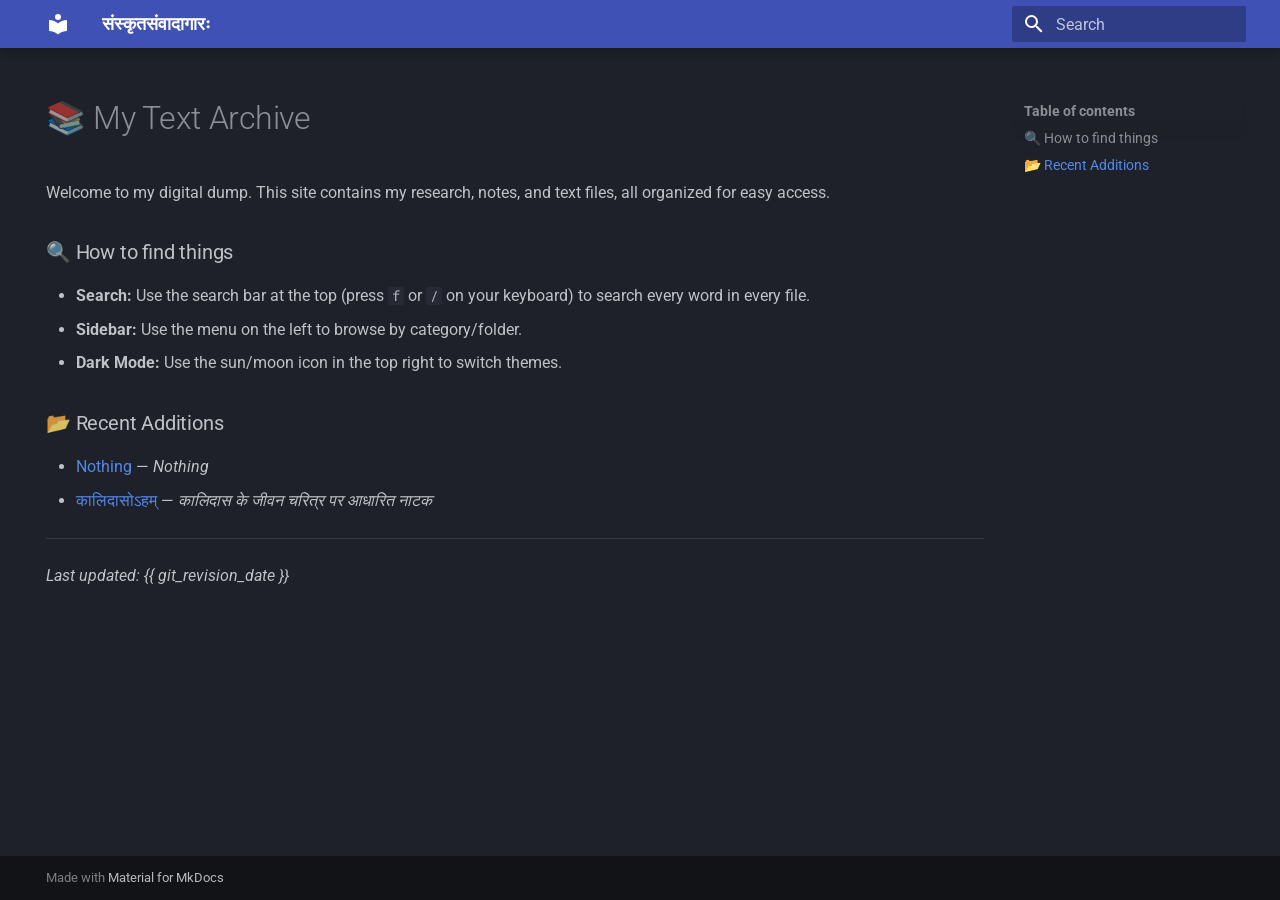
<file: index.html>
<!doctype html>
<html lang="en" class="no-js">
  <head>
    
      <meta charset="utf-8">
      <meta name="viewport" content="width=device-width,initial-scale=1">
      
      
        <meta name="author" content="संस्कृत संवादः">
      
      
        <link rel="canonical" href="https://samvadah.github.io/">
      
      
      
        <link rel="next" href="Others/%E0%A4%95%E0%A4%BE%E0%A4%B2%E0%A4%BF%E0%A4%A6%E0%A4%BE%E0%A4%B8%E0%A5%8B%E0%A4%BD%E0%A4%B9%E0%A4%AE%E0%A5%8D/">
      
      
        
      
      
      <link rel="icon" href="assets/images/favicon.png">
      <meta name="generator" content="mkdocs-1.6.1, mkdocs-material-9.8.2">
    
    
      
        <title>संस्कृतसंवादागारः</title>
      
    
    
      <link rel="stylesheet" href="assets/stylesheets/main.57a0d79d.min.css">
      
        
        <link rel="stylesheet" href="assets/stylesheets/palette.fb2fffe2.min.css">
      
      


    
    
      
    
    
      
        
        
        <link rel="preconnect" href="https://fonts.gstatic.com" crossorigin>
        <link rel="stylesheet" href="https://fonts.googleapis.com/css?family=Roboto:300,300i,400,400i,700,700i%7CRoboto+Mono:400,400i,700,700i&display=fallback">
        <style>:root{--md-text-font:"Roboto";--md-code-font:"Roboto Mono"}</style>
      
    
    
      <link rel="stylesheet" href="stylesheets/extra.css">
    
    <script>__md_scope=new URL(".",location),__md_hash=e=>[...e].reduce(((e,_)=>(e<<5)-e+_.charCodeAt(0)),0),__md_get=(e,_=localStorage,t=__md_scope)=>JSON.parse(_.getItem(t.pathname+"."+e)),__md_set=(e,_,t=localStorage,a=__md_scope)=>{try{t.setItem(a.pathname+"."+e,JSON.stringify(_))}catch(e){}}</script>
    
      

    
    
  </head>
  
  
    
    
    
    
    
    <body dir="ltr" data-md-color-scheme="slate" data-md-color-primary="indigo" data-md-color-accent="indigo">
  
    
    <input class="md-toggle" data-md-toggle="drawer" type="checkbox" id="__drawer" autocomplete="off">
    <input class="md-toggle" data-md-toggle="search" type="checkbox" id="__search" autocomplete="off">
    <label class="md-overlay" for="__drawer"></label>
    <div data-md-component="skip">
      
        
        <a href="#my-text-archive" class="md-skip">
          Skip to content
        </a>
      
    </div>
    <div data-md-component="announce">
      
    </div>
    
    
      

  

<header class="md-header md-header--shadow" data-md-component="header">
  <nav class="md-header__inner md-grid" aria-label="Header">
    <a href="." title="संस्कृतसंवादागारः" class="md-header__button md-logo" aria-label="संस्कृतसंवादागारः" data-md-component="logo">
      
  
  <svg xmlns="http://www.w3.org/2000/svg" viewBox="0 0 24 24"><path d="M12 8a3 3 0 0 0 3-3 3 3 0 0 0-3-3 3 3 0 0 0-3 3 3 3 0 0 0 3 3m0 3.54C9.64 9.35 6.5 8 3 8v11c3.5 0 6.64 1.35 9 3.54 2.36-2.19 5.5-3.54 9-3.54V8c-3.5 0-6.64 1.35-9 3.54"/></svg>

    </a>
    <label class="md-header__button md-icon" for="__drawer">
      
      <svg xmlns="http://www.w3.org/2000/svg" viewBox="0 0 24 24"><path d="M3 6h18v2H3zm0 5h18v2H3zm0 5h18v2H3z"/></svg>
    </label>
    <div class="md-header__title" data-md-component="header-title">
      <div class="md-header__ellipsis">
        <div class="md-header__topic">
          <span class="md-ellipsis">
            संस्कृतसंवादागारः
          </span>
        </div>
        <div class="md-header__topic" data-md-component="header-topic">
          <span class="md-ellipsis">
            
              📚 My Text Archive
            
          </span>
        </div>
      </div>
    </div>
    
      
    
    
    
    
      
      
        <label class="md-header__button md-icon" for="__search">
          
          <svg xmlns="http://www.w3.org/2000/svg" viewBox="0 0 24 24"><path d="M9.5 3A6.5 6.5 0 0 1 16 9.5c0 1.61-.59 3.09-1.56 4.23l.27.27h.79l5 5-1.5 1.5-5-5v-.79l-.27-.27A6.52 6.52 0 0 1 9.5 16 6.5 6.5 0 0 1 3 9.5 6.5 6.5 0 0 1 9.5 3m0 2C7 5 5 7 5 9.5S7 14 9.5 14 14 12 14 9.5 12 5 9.5 5"/></svg>
        </label>
        <div class="md-search" data-md-component="search" role="dialog">
  <label class="md-search__overlay" for="__search"></label>
  <div class="md-search__inner" role="search">
    <form class="md-search__form" name="search">
      <input type="text" class="md-search__input" name="query" aria-label="Search" placeholder="Search" autocapitalize="off" autocorrect="off" autocomplete="off" spellcheck="false" data-md-component="search-query" required>
      <label class="md-search__icon md-icon" for="__search">
        
        <svg xmlns="http://www.w3.org/2000/svg" viewBox="0 0 24 24"><path d="M9.5 3A6.5 6.5 0 0 1 16 9.5c0 1.61-.59 3.09-1.56 4.23l.27.27h.79l5 5-1.5 1.5-5-5v-.79l-.27-.27A6.52 6.52 0 0 1 9.5 16 6.5 6.5 0 0 1 3 9.5 6.5 6.5 0 0 1 9.5 3m0 2C7 5 5 7 5 9.5S7 14 9.5 14 14 12 14 9.5 12 5 9.5 5"/></svg>
        
        <svg xmlns="http://www.w3.org/2000/svg" viewBox="0 0 24 24"><path d="M20 11v2H8l5.5 5.5-1.42 1.42L4.16 12l7.92-7.92L13.5 5.5 8 11z"/></svg>
      </label>
      <nav class="md-search__options" aria-label="Search">
        
        <button type="reset" class="md-search__icon md-icon" title="Clear" aria-label="Clear" tabindex="-1">
          
          <svg xmlns="http://www.w3.org/2000/svg" viewBox="0 0 24 24"><path d="M19 6.41 17.59 5 12 10.59 6.41 5 5 6.41 10.59 12 5 17.59 6.41 19 12 13.41 17.59 19 19 17.59 13.41 12z"/></svg>
        </button>
      </nav>
      
        <div class="md-search__suggest" data-md-component="search-suggest"></div>
      
    </form>
    <div class="md-search__output">
      <div class="md-search__scrollwrap" tabindex="0" data-md-scrollfix>
        <div class="md-search-result" data-md-component="search-result">
          <div class="md-search-result__meta">
            Initializing search
          </div>
          <ol class="md-search-result__list" role="presentation"></ol>
        </div>
      </div>
    </div>
  </div>
</div>
      
    
    
  </nav>
  
</header>
    
    <div class="md-container" data-md-component="container">
      
      
        
          
        
      
      <main class="md-main" data-md-component="main">
        <div class="md-main__inner md-grid">
          
            
              
                
              
              <div class="md-sidebar md-sidebar--primary" data-md-component="sidebar" data-md-type="navigation" hidden>
                <div class="md-sidebar__scrollwrap">
                  <div class="md-sidebar__inner">
                    



<nav class="md-nav md-nav--primary" aria-label="Navigation" data-md-level="0">
  <label class="md-nav__title" for="__drawer">
    <a href="." title="संस्कृतसंवादागारः" class="md-nav__button md-logo" aria-label="संस्कृतसंवादागारः" data-md-component="logo">
      
  
  <svg xmlns="http://www.w3.org/2000/svg" viewBox="0 0 24 24"><path d="M12 8a3 3 0 0 0 3-3 3 3 0 0 0-3-3 3 3 0 0 0-3 3 3 3 0 0 0 3 3m0 3.54C9.64 9.35 6.5 8 3 8v11c3.5 0 6.64 1.35 9 3.54 2.36-2.19 5.5-3.54 9-3.54V8c-3.5 0-6.64 1.35-9 3.54"/></svg>

    </a>
    संस्कृतसंवादागारः
  </label>
  
  <ul class="md-nav__list" data-md-scrollfix>
    
      
      
  
  
    
  
  
  
    <li class="md-nav__item md-nav__item--active">
      
      <input class="md-nav__toggle md-toggle" type="checkbox" id="__toc">
      
      
        
      
      
        <label class="md-nav__link md-nav__link--active" for="__toc">
          
  
  
  <span class="md-ellipsis">
    
  
    📚 My Text Archive
  

    
  </span>
  
  

          <span class="md-nav__icon md-icon"></span>
        </label>
      
      <a href="." class="md-nav__link md-nav__link--active">
        
  
  
  <span class="md-ellipsis">
    
  
    📚 My Text Archive
  

    
  </span>
  
  

      </a>
      
        

<nav class="md-nav md-nav--secondary" aria-label="Table of contents">
  
  
  
    
  
  
    <label class="md-nav__title" for="__toc">
      <span class="md-nav__icon md-icon"></span>
      Table of contents
    </label>
    <ul class="md-nav__list" data-md-component="toc" data-md-scrollfix>
      
        <li class="md-nav__item">
  <a href="#how-to-find-things" class="md-nav__link">
    <span class="md-ellipsis">
      
        🔍 How to find things
      
    </span>
  </a>
  
</li>
      
        <li class="md-nav__item">
  <a href="#recent-additions" class="md-nav__link">
    <span class="md-ellipsis">
      
        📂 Recent Additions
      
    </span>
  </a>
  
</li>
      
    </ul>
  
</nav>
      
    </li>
  

    
      
      
  
  
  
  
    
    
    
    
    
    <li class="md-nav__item md-nav__item--nested">
      
        
        
        <input class="md-nav__toggle md-toggle " type="checkbox" id="__nav_2" >
        
          
          <label class="md-nav__link" for="__nav_2" id="__nav_2_label" tabindex="0">
            
  
  
  <span class="md-ellipsis">
    
  
    Others
  

    
  </span>
  
  

            <span class="md-nav__icon md-icon"></span>
          </label>
        
        <nav class="md-nav" data-md-level="1" aria-labelledby="__nav_2_label" aria-expanded="false">
          <label class="md-nav__title" for="__nav_2">
            <span class="md-nav__icon md-icon"></span>
            
  
    Others
  

          </label>
          <ul class="md-nav__list" data-md-scrollfix>
            
              
                
  
  
  
  
    <li class="md-nav__item">
      <a href="Others/%E0%A4%95%E0%A4%BE%E0%A4%B2%E0%A4%BF%E0%A4%A6%E0%A4%BE%E0%A4%B8%E0%A5%8B%E0%A4%BD%E0%A4%B9%E0%A4%AE%E0%A5%8D/" class="md-nav__link">
        
  
  
  <span class="md-ellipsis">
    
  
    कालिदासोऽहम्
  

    
  </span>
  
  

      </a>
    </li>
  

              
            
          </ul>
        </nav>
      
    </li>
  

    
      
      
  
  
  
  
    
    
    
    
    
    <li class="md-nav__item md-nav__item--nested">
      
        
        
        <input class="md-nav__toggle md-toggle " type="checkbox" id="__nav_3" >
        
          
          <label class="md-nav__link" for="__nav_3" id="__nav_3_label" tabindex="0">
            
  
  
  <span class="md-ellipsis">
    
  
    Whatsapp chats
  

    
  </span>
  
  

            <span class="md-nav__icon md-icon"></span>
          </label>
        
        <nav class="md-nav" data-md-level="1" aria-labelledby="__nav_3_label" aria-expanded="false">
          <label class="md-nav__title" for="__nav_3">
            <span class="md-nav__icon md-icon"></span>
            
  
    Whatsapp chats
  

          </label>
          <ul class="md-nav__list" data-md-scrollfix>
            
              
                
  
  
  
  
    <li class="md-nav__item">
      <a href="Whatsapp%20chats/Nothing/" class="md-nav__link">
        
  
  
  <span class="md-ellipsis">
    
  
    Nothing
  

    
  </span>
  
  

      </a>
    </li>
  

              
            
              
                
  
  
  
  
    <li class="md-nav__item">
      <a href="Whatsapp%20chats/Sanskrit%20Wikipedia%20whatsapp%20chat/" class="md-nav__link">
        
  
  
  <span class="md-ellipsis">
    
  
    Sanskrit Wikipedia whatsapp chat
  

    
  </span>
  
  

      </a>
    </li>
  

              
            
              
                
  
  
  
  
    <li class="md-nav__item">
      <a href="Whatsapp%20chats/%E0%A4%AA%E0%A5%8D%E0%A4%B0%E0%A4%B6%E0%A5%8D%E0%A4%A8%E0%A5%8B%E0%A4%A4%E0%A5%8D%E0%A4%A4%E0%A4%B0%E0%A4%AE%E0%A5%8D%20%28Prashnottaram%29%20%E2%80%93%20Sanskrit%20Q%26A%20WhatsApp%20chat/" class="md-nav__link">
        
  
  
  <span class="md-ellipsis">
    
  
    प्रश्नोत्तरम् (Prashnottaram) – Sanskrit Q&A WhatsApp chat
  

    
  </span>
  
  

      </a>
    </li>
  

              
            
              
                
  
  
  
  
    <li class="md-nav__item">
      <a href="Whatsapp%20chats/%E0%A4%B5%E0%A4%BE%E0%A4%97%E0%A5%8D%E0%A4%97%E0%A5%8B%E0%A4%B7%E0%A5%8D%E0%A4%A0%E0%A5%80%20%28Vaggosthi%29%20WhatsApp%20chat/" class="md-nav__link">
        
  
  
  <span class="md-ellipsis">
    
  
    वाग्गोष्ठी (Vaggosthi) WhatsApp chat
  

    
  </span>
  
  

      </a>
    </li>
  

              
            
          </ul>
        </nav>
      
    </li>
  

    
      
      
  
  
  
  
    
    
    
    
    
    <li class="md-nav__item md-nav__item--nested">
      
        
        
        <input class="md-nav__toggle md-toggle " type="checkbox" id="__nav_4" >
        
          
          <label class="md-nav__link" for="__nav_4" id="__nav_4_label" tabindex="0">
            
  
  
  <span class="md-ellipsis">
    
  
    Strotras
  

    
  </span>
  
  

            <span class="md-nav__icon md-icon"></span>
          </label>
        
        <nav class="md-nav" data-md-level="1" aria-labelledby="__nav_4_label" aria-expanded="false">
          <label class="md-nav__title" for="__nav_4">
            <span class="md-nav__icon md-icon"></span>
            
  
    Strotras
  

          </label>
          <ul class="md-nav__list" data-md-scrollfix>
            
              
                
  
  
  
  
    <li class="md-nav__item">
      <a href="strotras/Shiva%20Tandava%20Strotram/" class="md-nav__link">
        
  
  
  <span class="md-ellipsis">
    
  
    शिवताण्डवस्तोत्रम्
  

    
  </span>
  
  

      </a>
    </li>
  

              
            
          </ul>
        </nav>
      
    </li>
  

    
  </ul>
</nav>
                  </div>
                </div>
              </div>
            
            
              
                
              
              <div class="md-sidebar md-sidebar--secondary" data-md-component="sidebar" data-md-type="toc" >
                <div class="md-sidebar__scrollwrap">
                  <div class="md-sidebar__inner">
                    

<nav class="md-nav md-nav--secondary" aria-label="Table of contents">
  
  
  
    
  
  
    <label class="md-nav__title" for="__toc">
      <span class="md-nav__icon md-icon"></span>
      Table of contents
    </label>
    <ul class="md-nav__list" data-md-component="toc" data-md-scrollfix>
      
        <li class="md-nav__item">
  <a href="#how-to-find-things" class="md-nav__link">
    <span class="md-ellipsis">
      
        🔍 How to find things
      
    </span>
  </a>
  
</li>
      
        <li class="md-nav__item">
  <a href="#recent-additions" class="md-nav__link">
    <span class="md-ellipsis">
      
        📂 Recent Additions
      
    </span>
  </a>
  
</li>
      
    </ul>
  
</nav>
                  </div>
                </div>
              </div>
            
          
          
            <div class="md-content" data-md-component="content">
              
              <article class="md-content__inner md-typeset">
                
                  
  




<h1 id="my-text-archive">📚 My Text Archive</h1>
<p>Welcome to my digital dump. This site contains my research, notes, and text files, all organized for easy access.</p>
<h3 id="how-to-find-things">🔍 How to find things</h3>
<ul>
<li><strong>Search:</strong> Use the search bar at the top (press <code>f</code> or <code>/</code> on your keyboard) to search every word in every file.</li>
<li><strong>Sidebar:</strong> Use the menu on the left to browse by category/folder.</li>
<li><strong>Dark Mode:</strong> Use the sun/moon icon in the top right to switch themes.</li>
</ul>
<h3 id="recent-additions">📂 Recent Additions</h3>
<ul>
<li><a href="Whatsapp%20chats/Nothing/">Nothing</a> — <em>Nothing</em></li>
<li><a href="Others/%E0%A4%95%E0%A4%BE%E0%A4%B2%E0%A4%BF%E0%A4%A6%E0%A4%BE%E0%A4%B8%E0%A5%8B%E0%A4%BD%E0%A4%B9%E0%A4%AE%E0%A5%8D/">कालिदासोऽहम्</a> — <em>कालिदास के जीवन चरित्र पर आधारित नाटक</em></li>
</ul>
<hr />
<p><em>Last updated: {{ git_revision_date }}</em></p>







  
  




  



                
              </article>
            </div>
          
          
<script>var target=document.getElementById(location.hash.slice(1));target&&target.name&&(target.checked=target.name.startsWith("__tabbed_"))</script>
        </div>
        
      </main>
      
        <footer class="md-footer">
  
  <div class="md-footer-meta md-typeset">
    <div class="md-footer-meta__inner md-grid">
      <div class="md-copyright">
  
  
    Made with
    <a href="https://squidfunk.github.io/mkdocs-material/" target="_blank" rel="noopener">
      Material for MkDocs
    </a>
  
</div>
      
    </div>
  </div>
</footer>
      
    </div>
    <div class="md-dialog" data-md-component="dialog">
      <div class="md-dialog__inner md-typeset"></div>
    </div>
    
    
    
      
      
      <script id="__config" type="application/json">{"annotate": null, "base": ".", "features": ["navigation.instant", "navigation.tracking", "search.suggest", "search.highlight"], "search": "assets/javascripts/workers/search.a7633da7.min.js", "tags": null, "translations": {"clipboard.copied": "Copied to clipboard", "clipboard.copy": "Copy to clipboard", "search.result.more.one": "1 more on this page", "search.result.more.other": "# more on this page", "search.result.none": "No matching documents", "search.result.one": "1 matching document", "search.result.other": "# matching documents", "search.result.placeholder": "Type to start searching", "search.result.term.missing": "Missing", "select.version": "Select version"}, "version": null}</script>
    
    
      <script src="assets/javascripts/bundle.a5f9d56c.min.js"></script>
      
        <script src="javascripts/collapsible-headings.js"></script>
      
    
  </body>
</html>
</file>
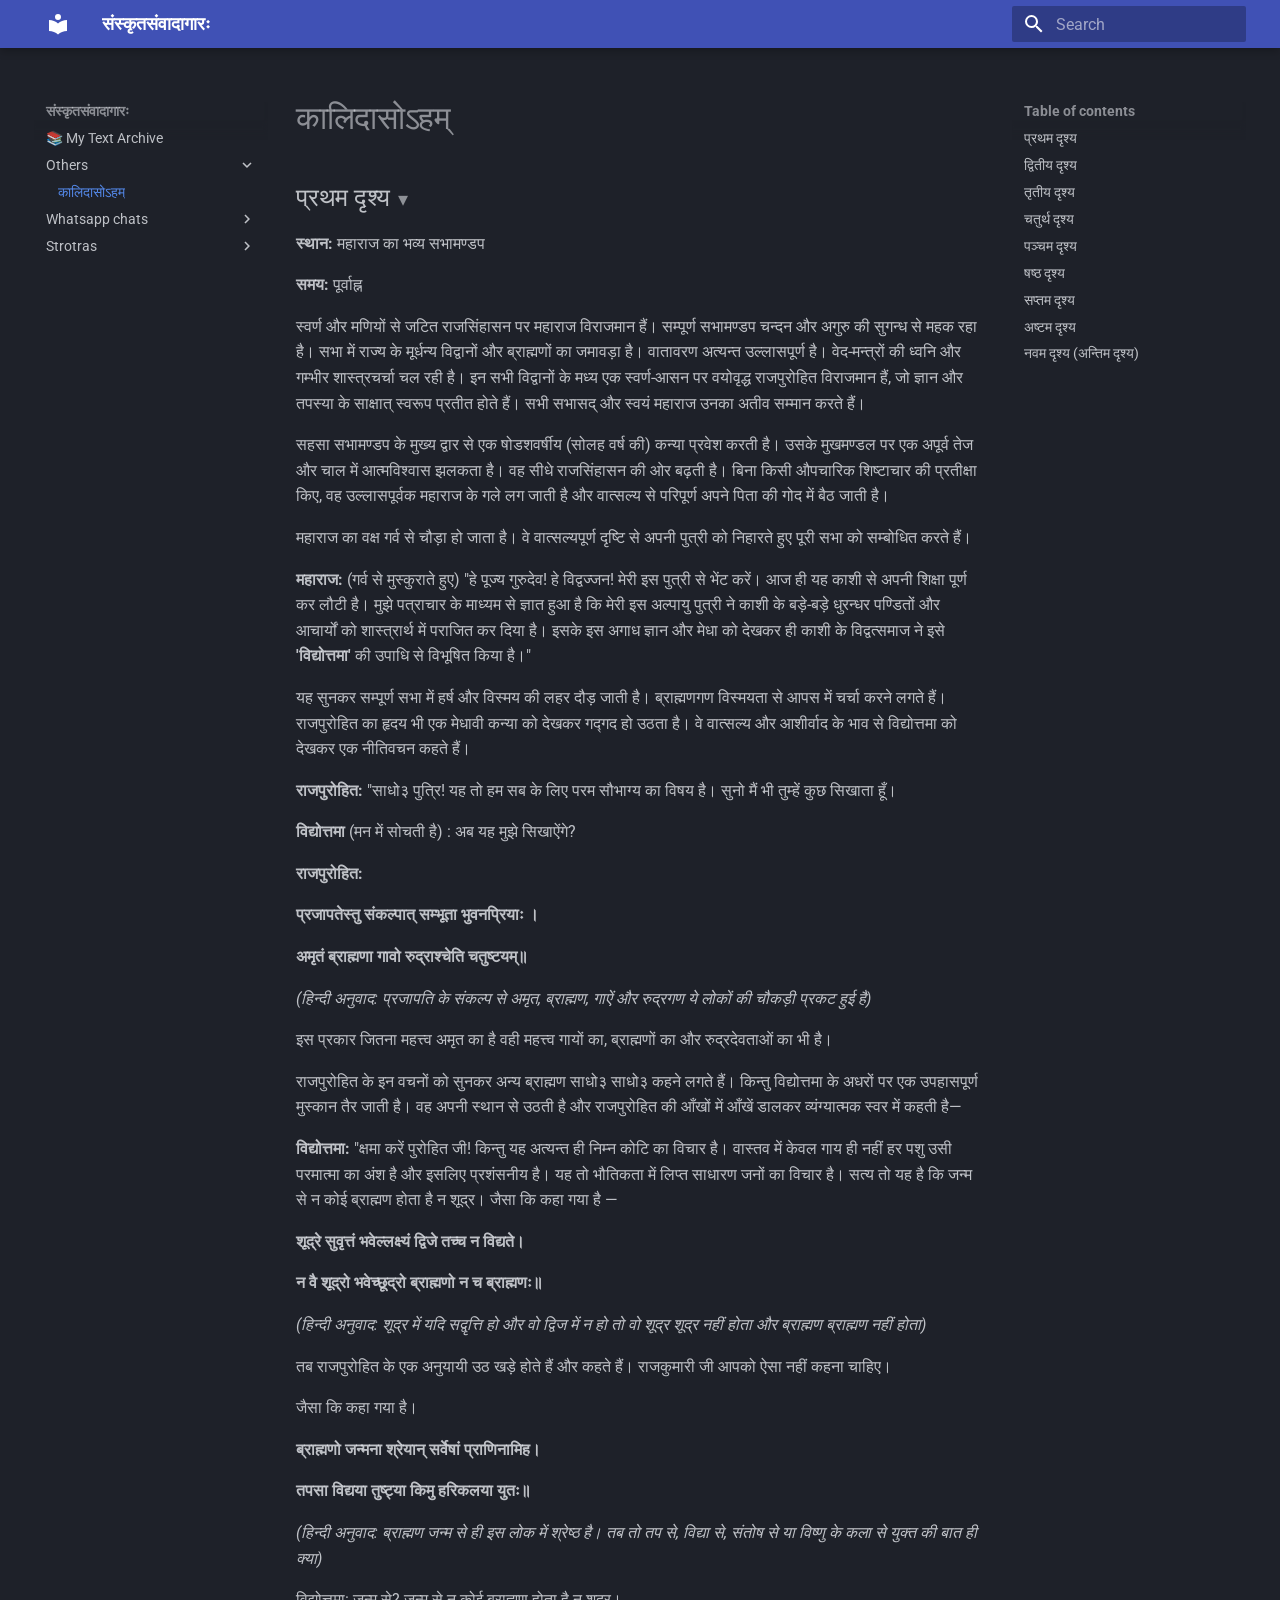
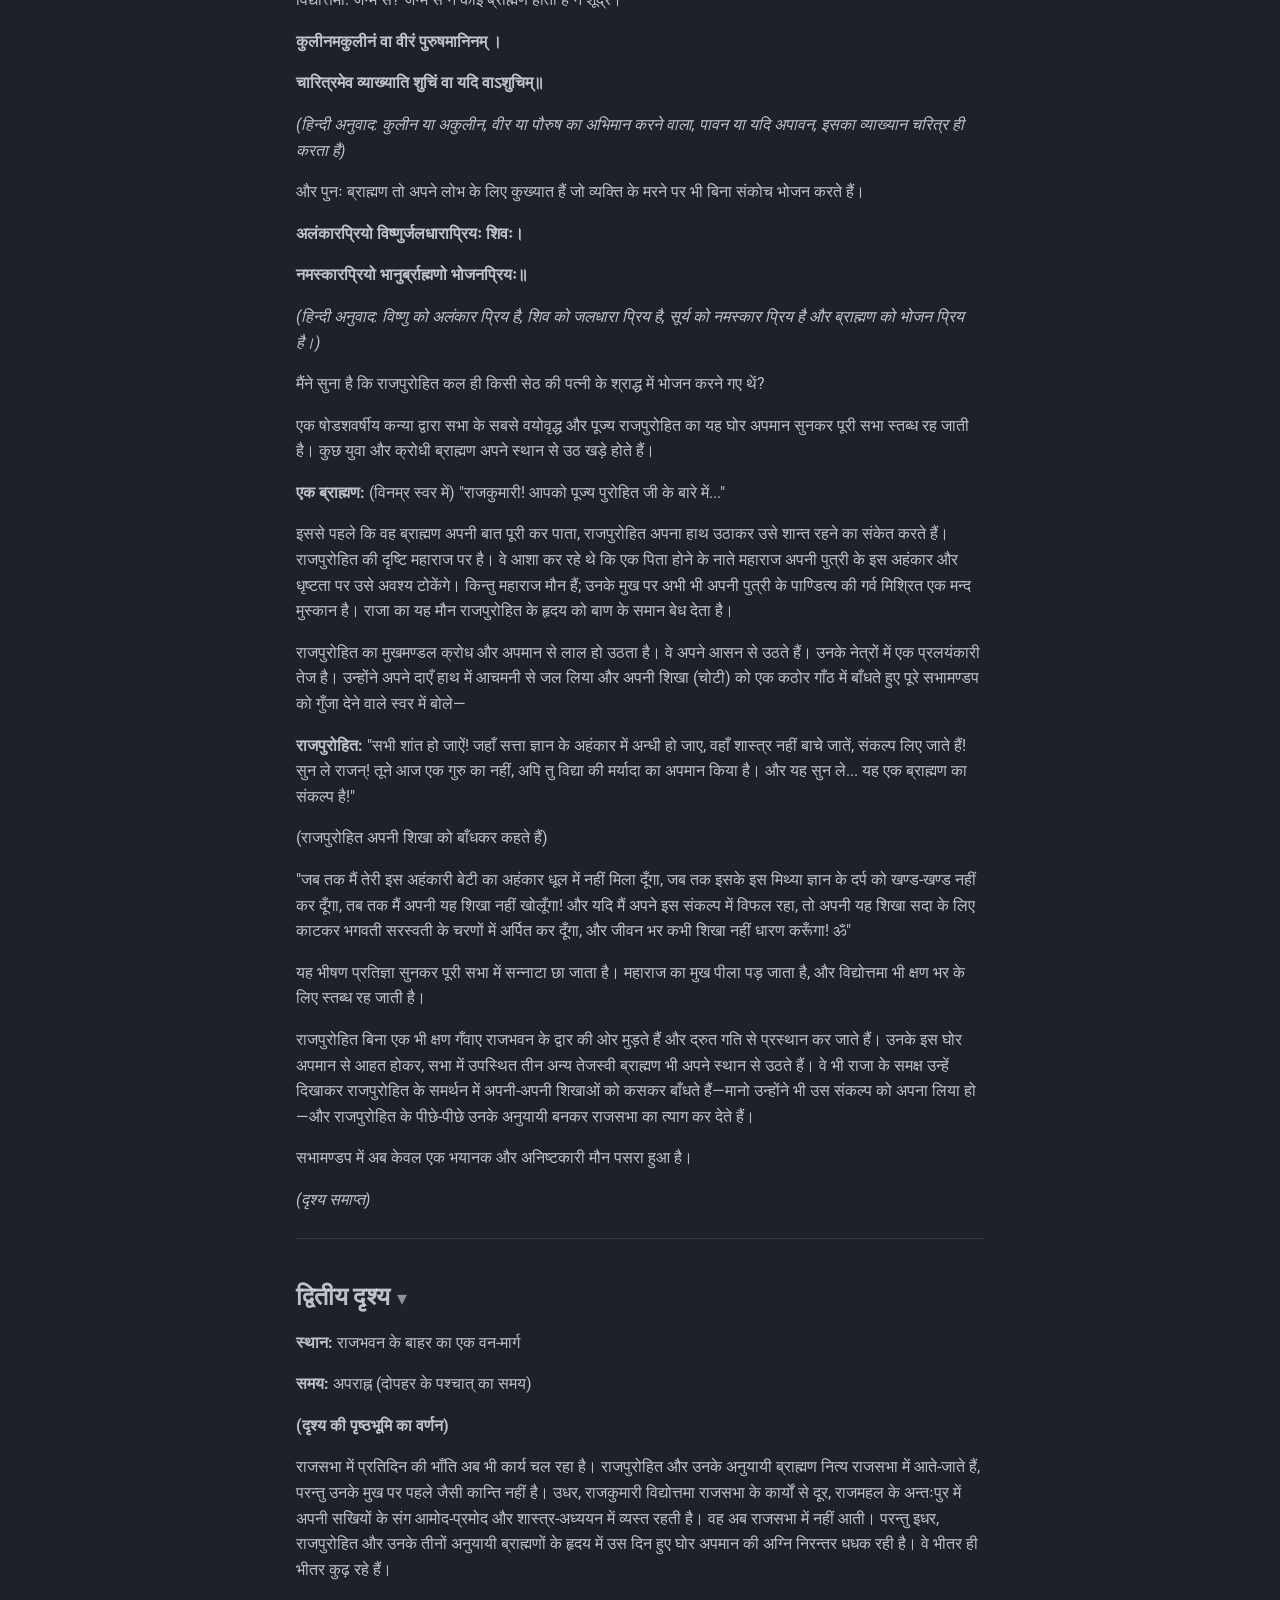
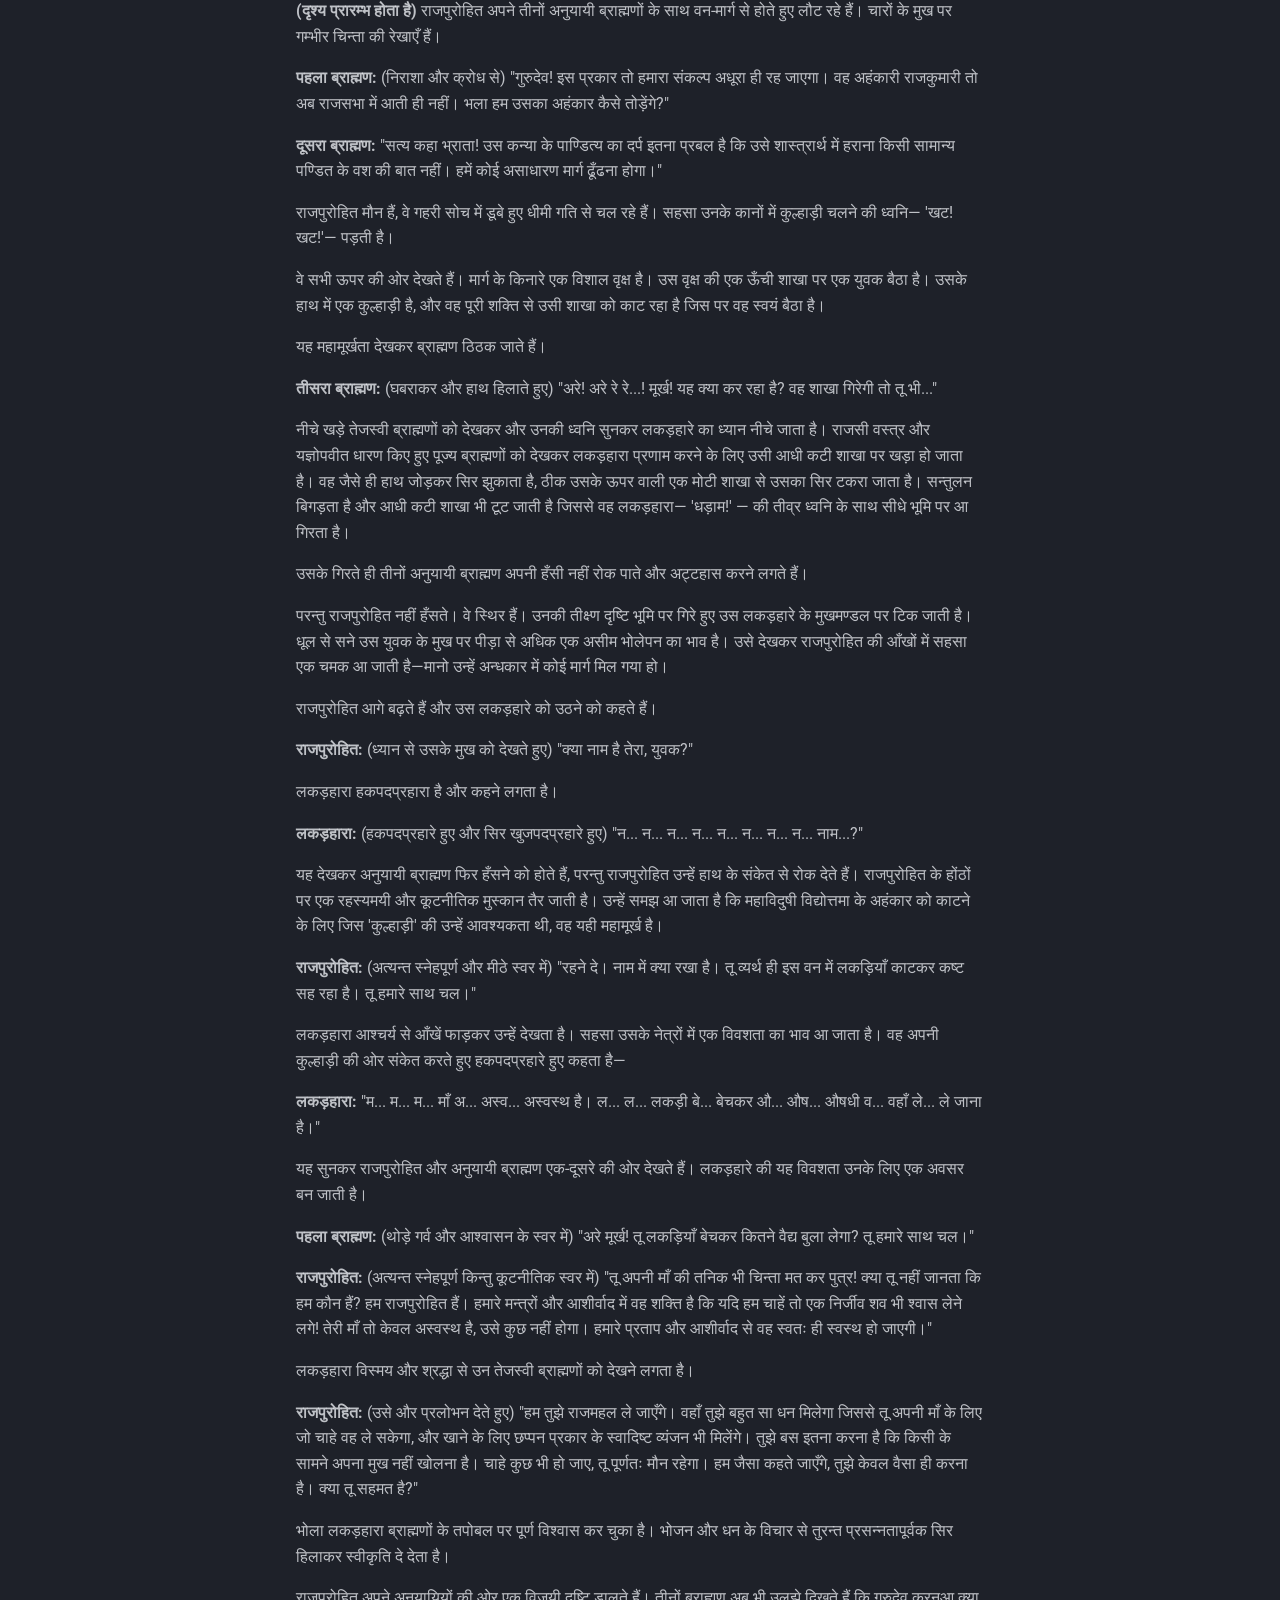
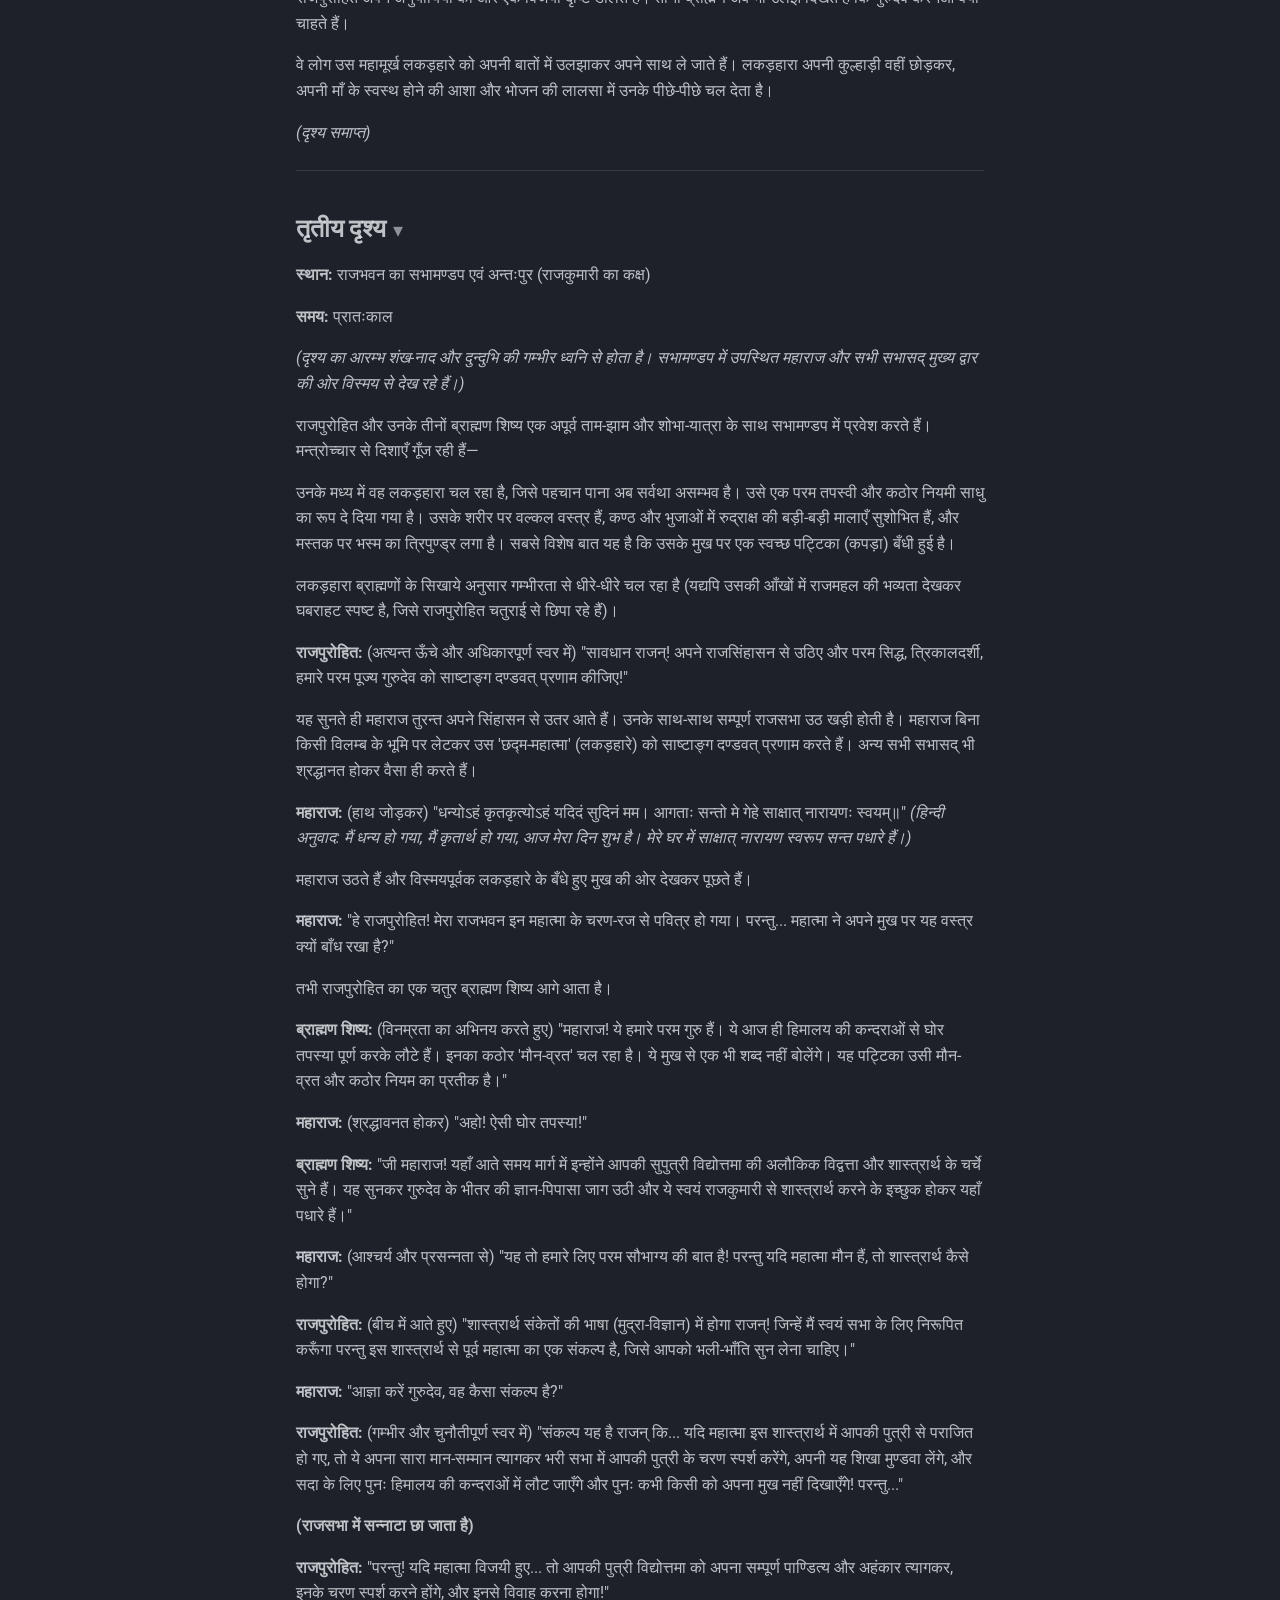
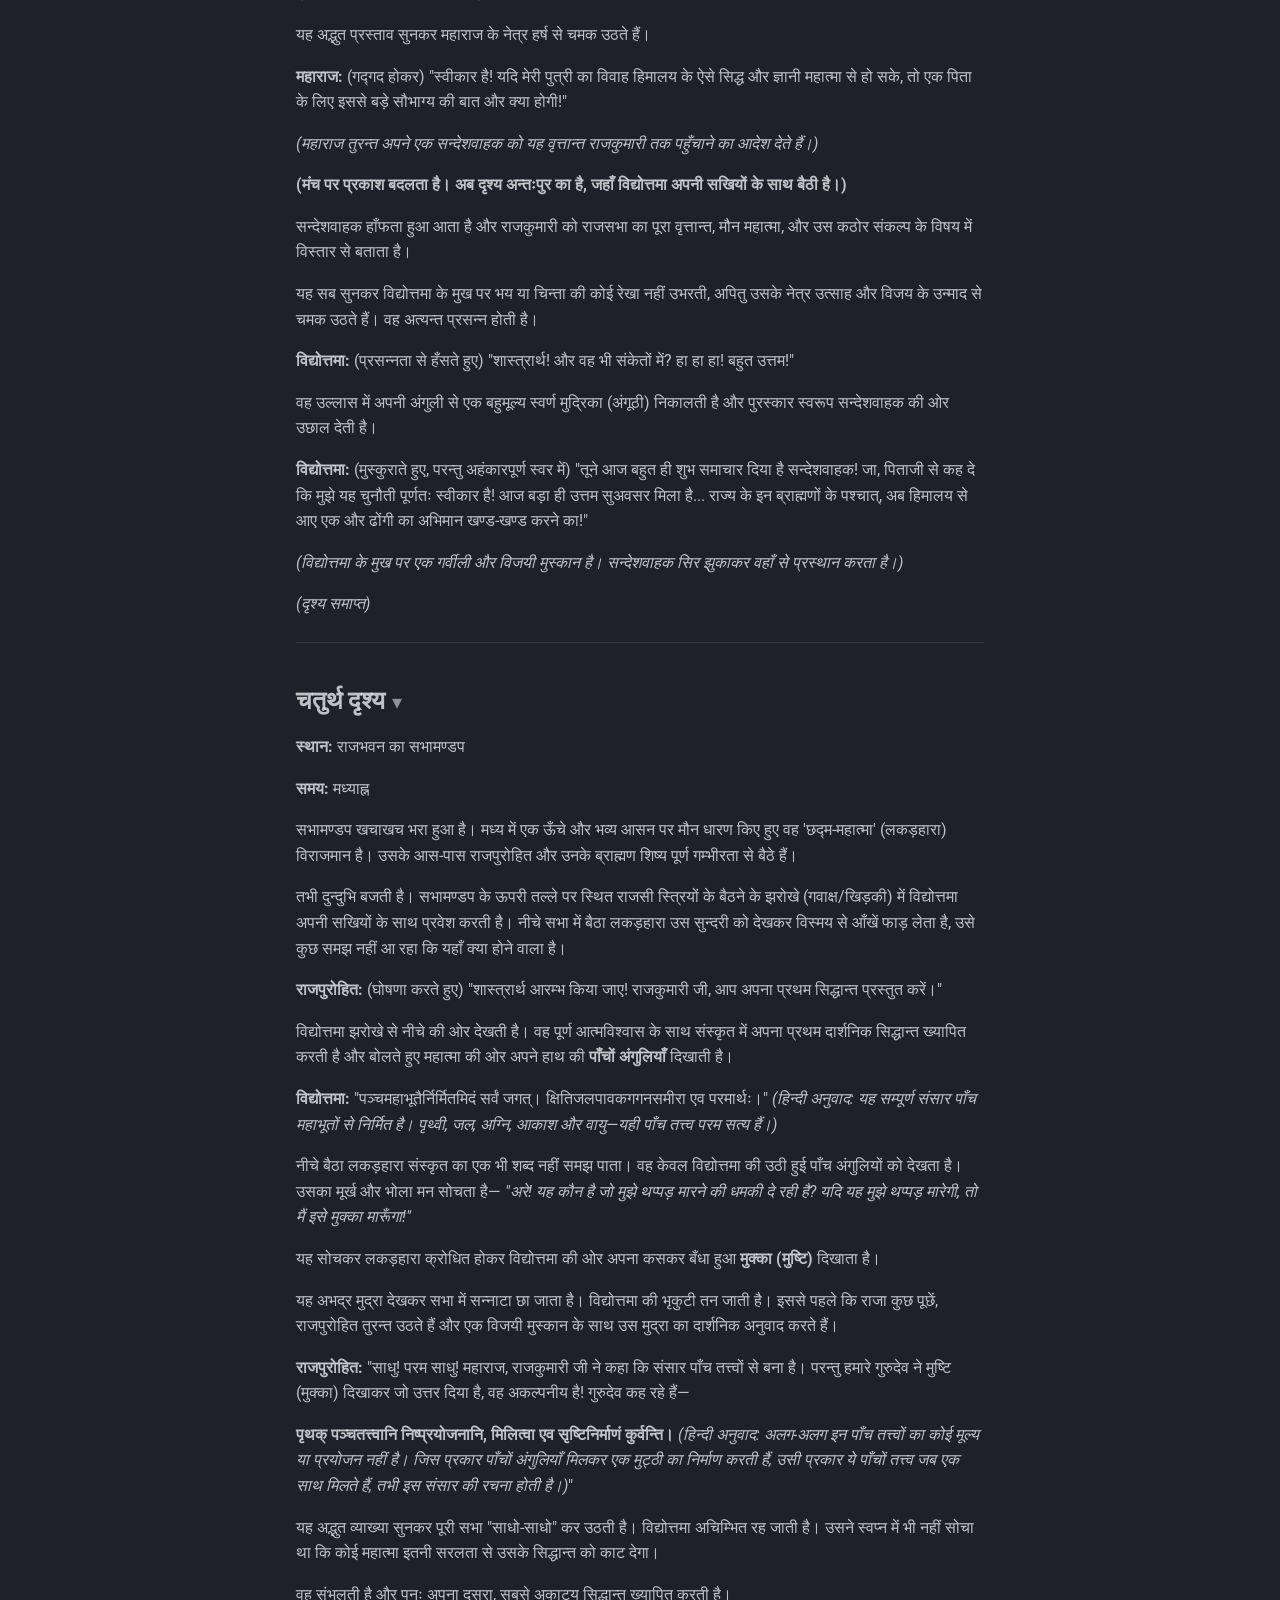
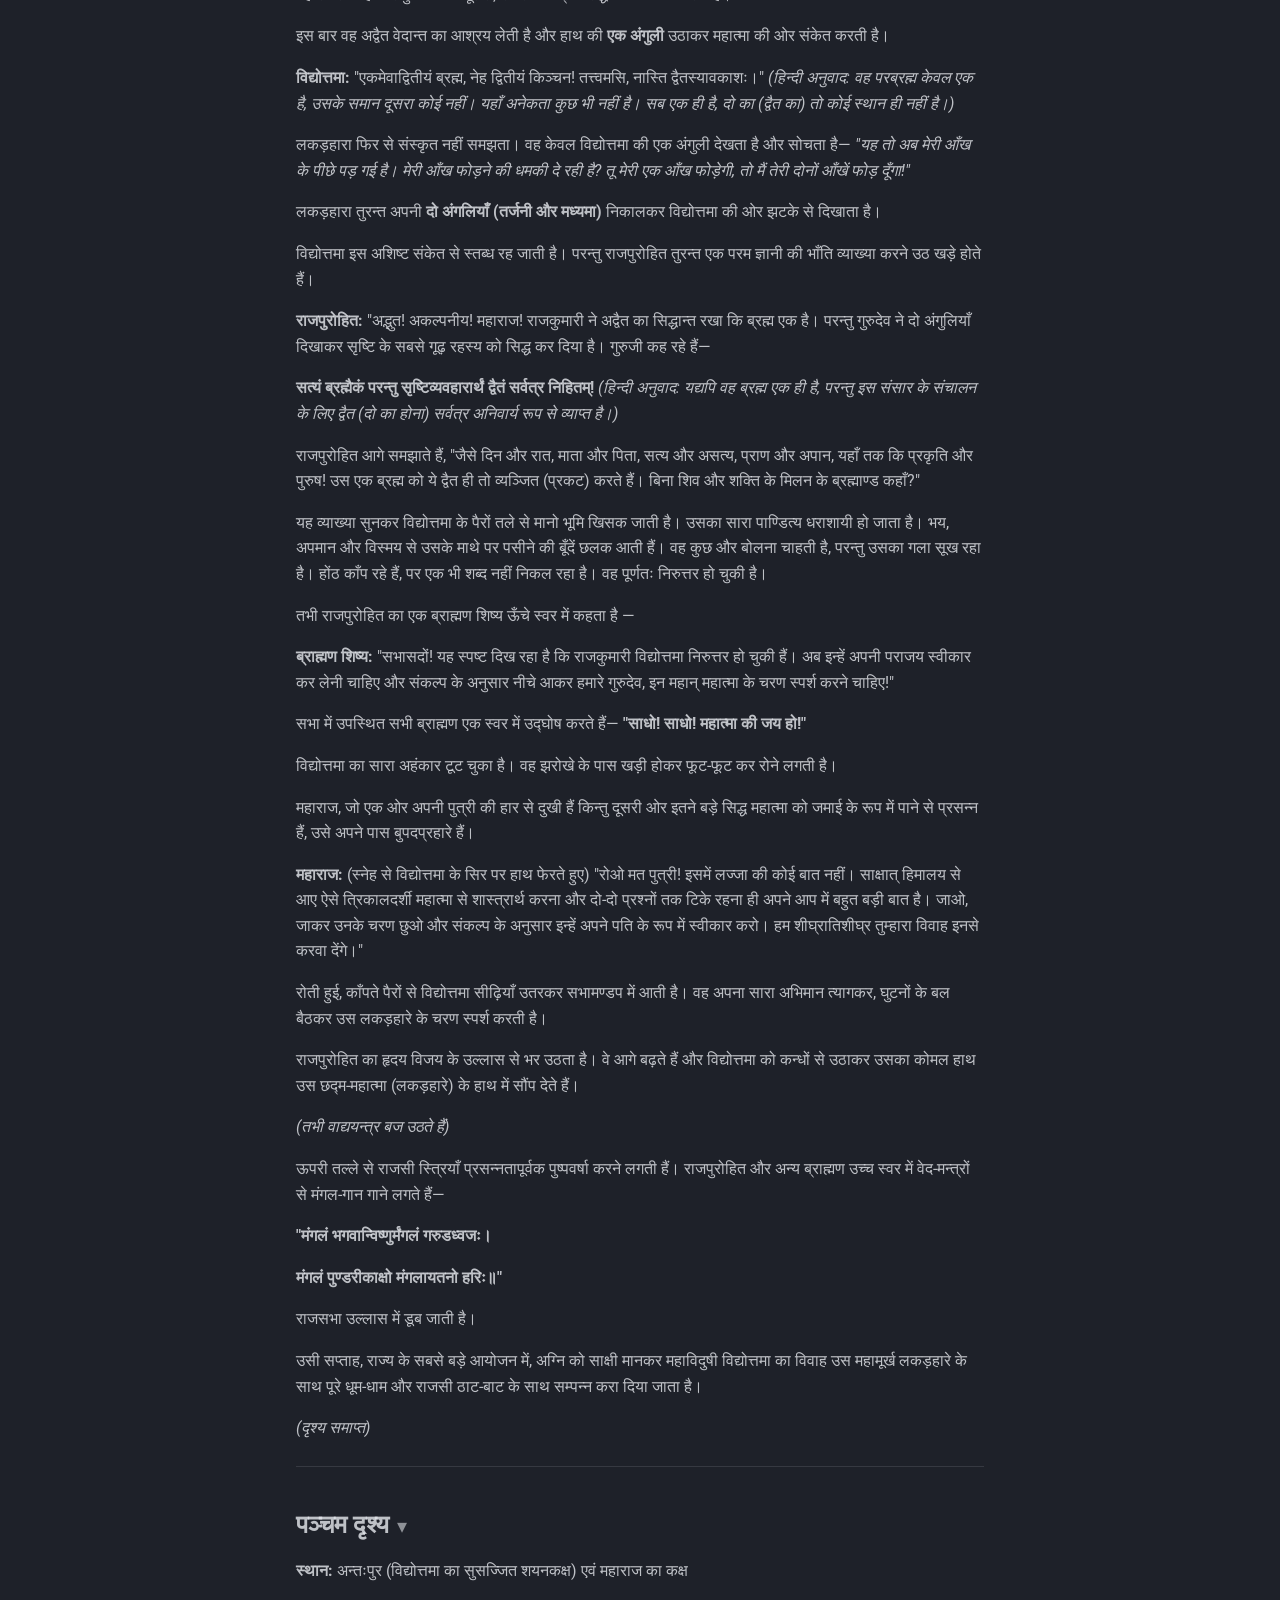
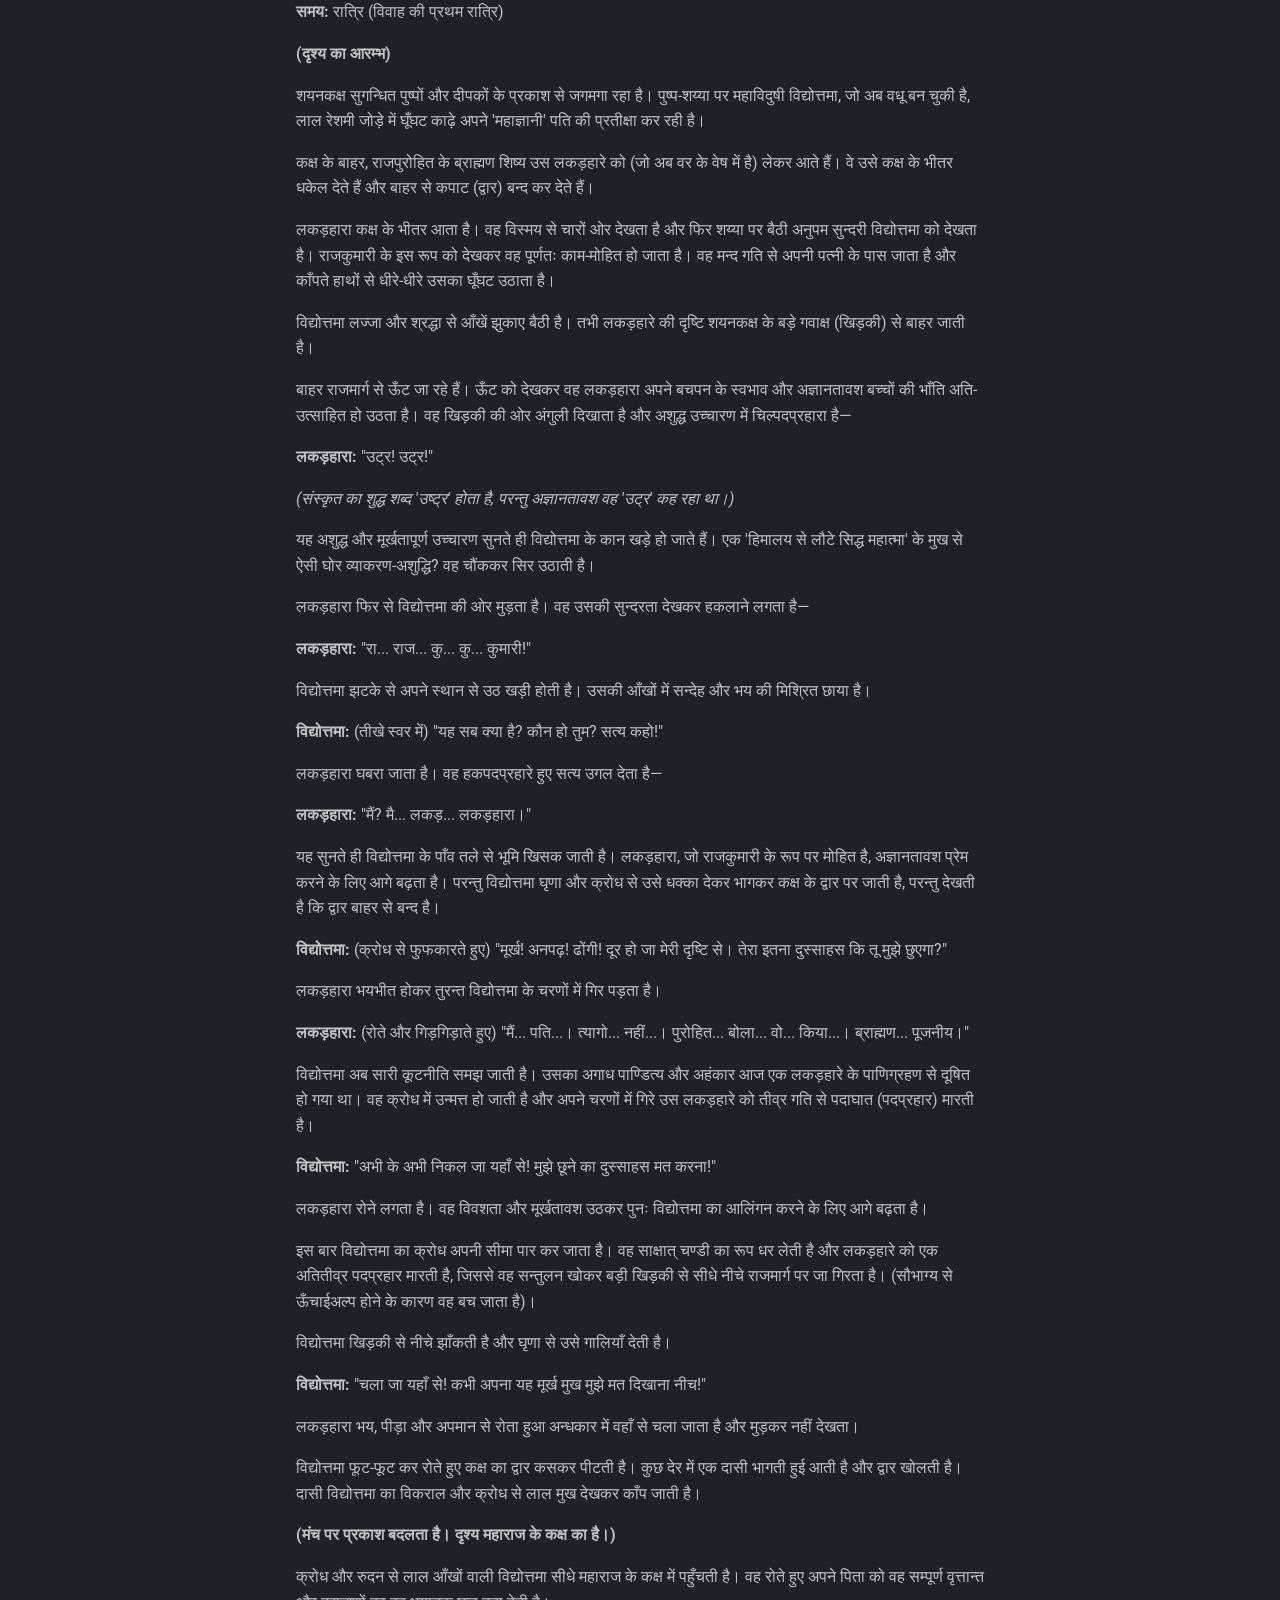
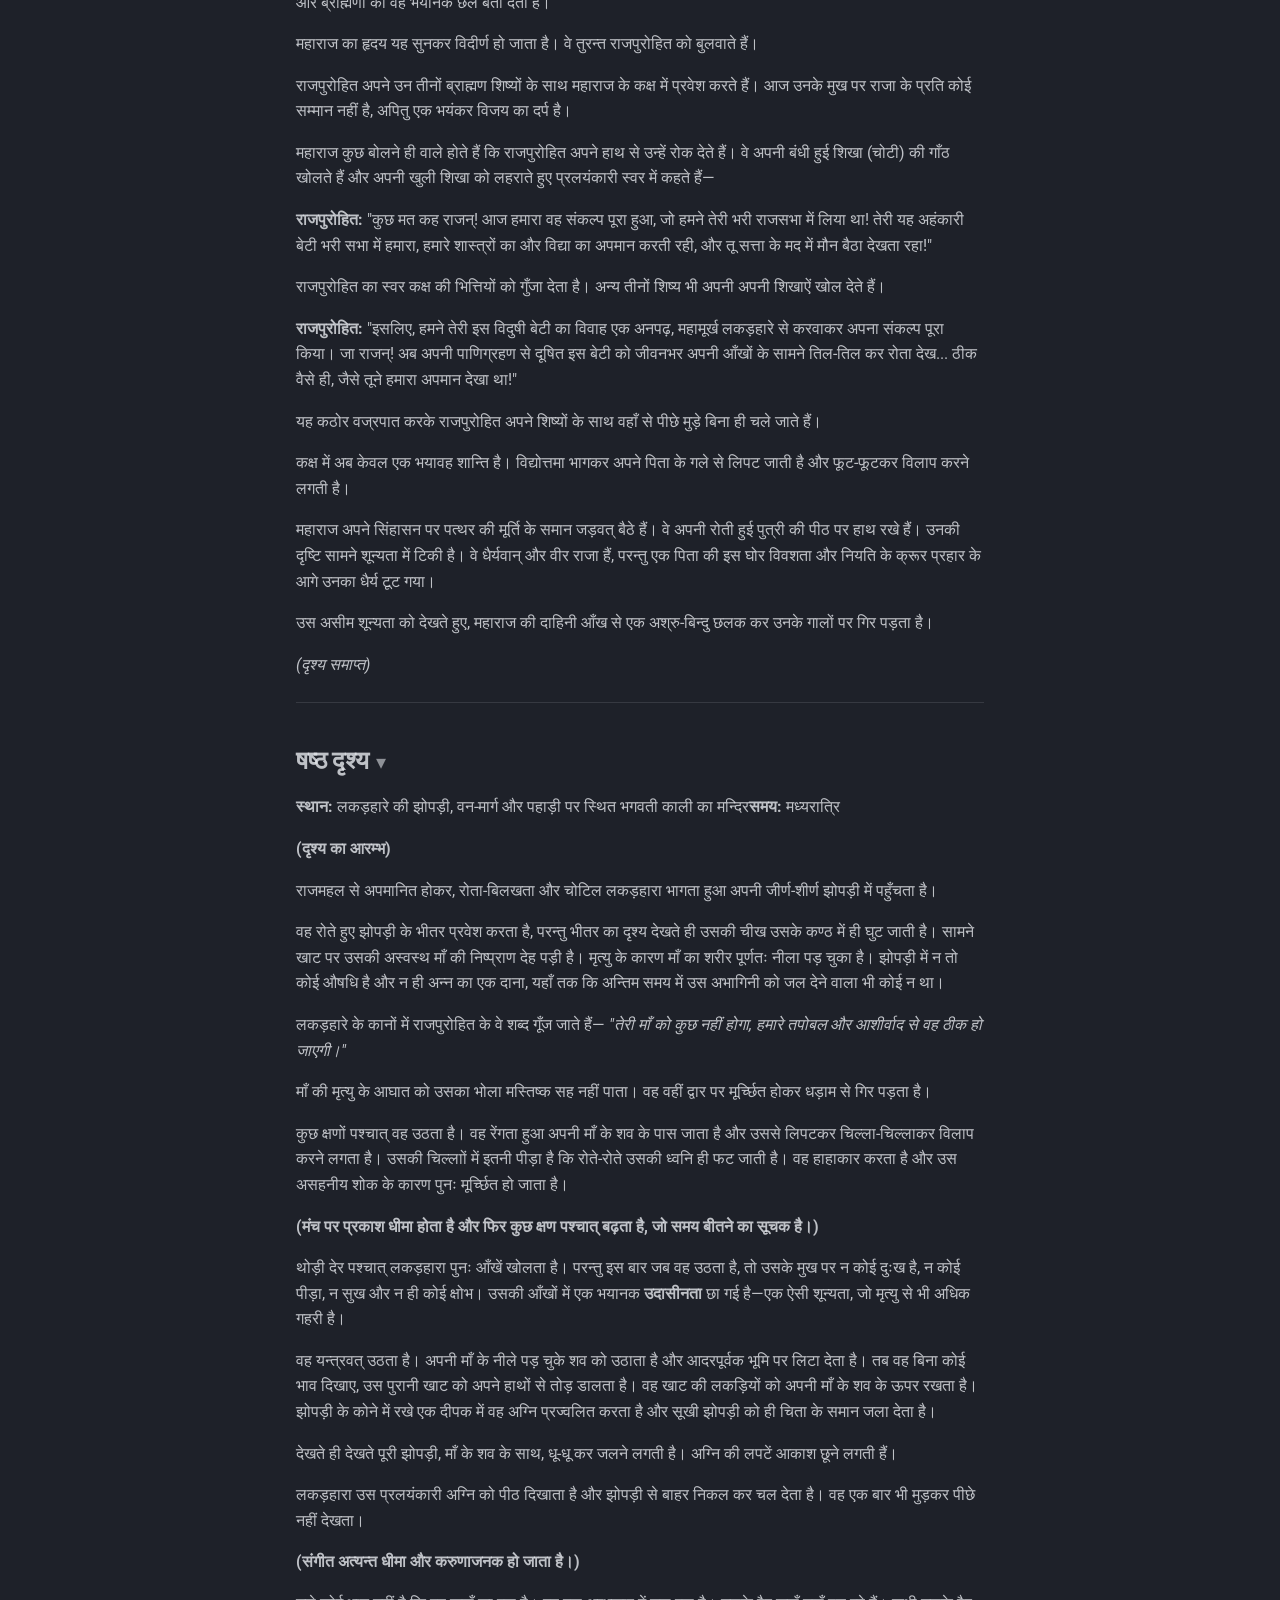
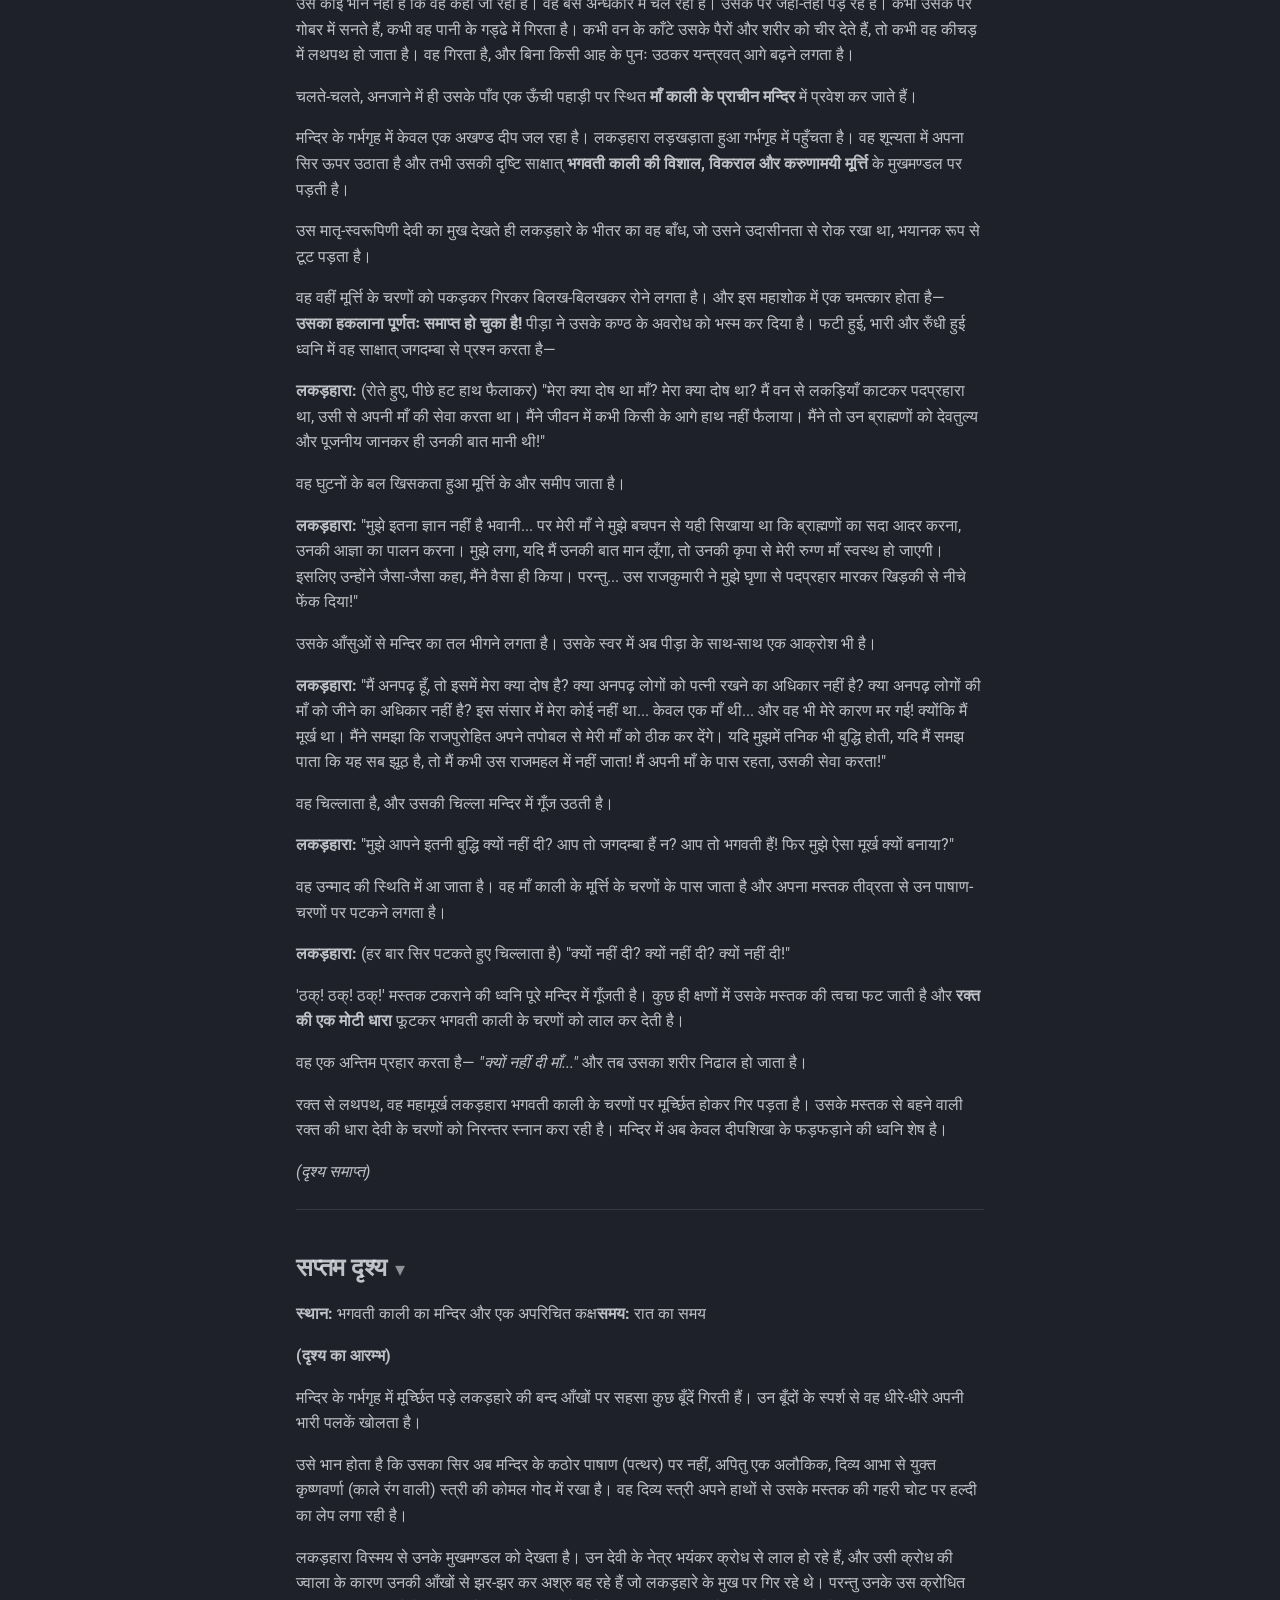
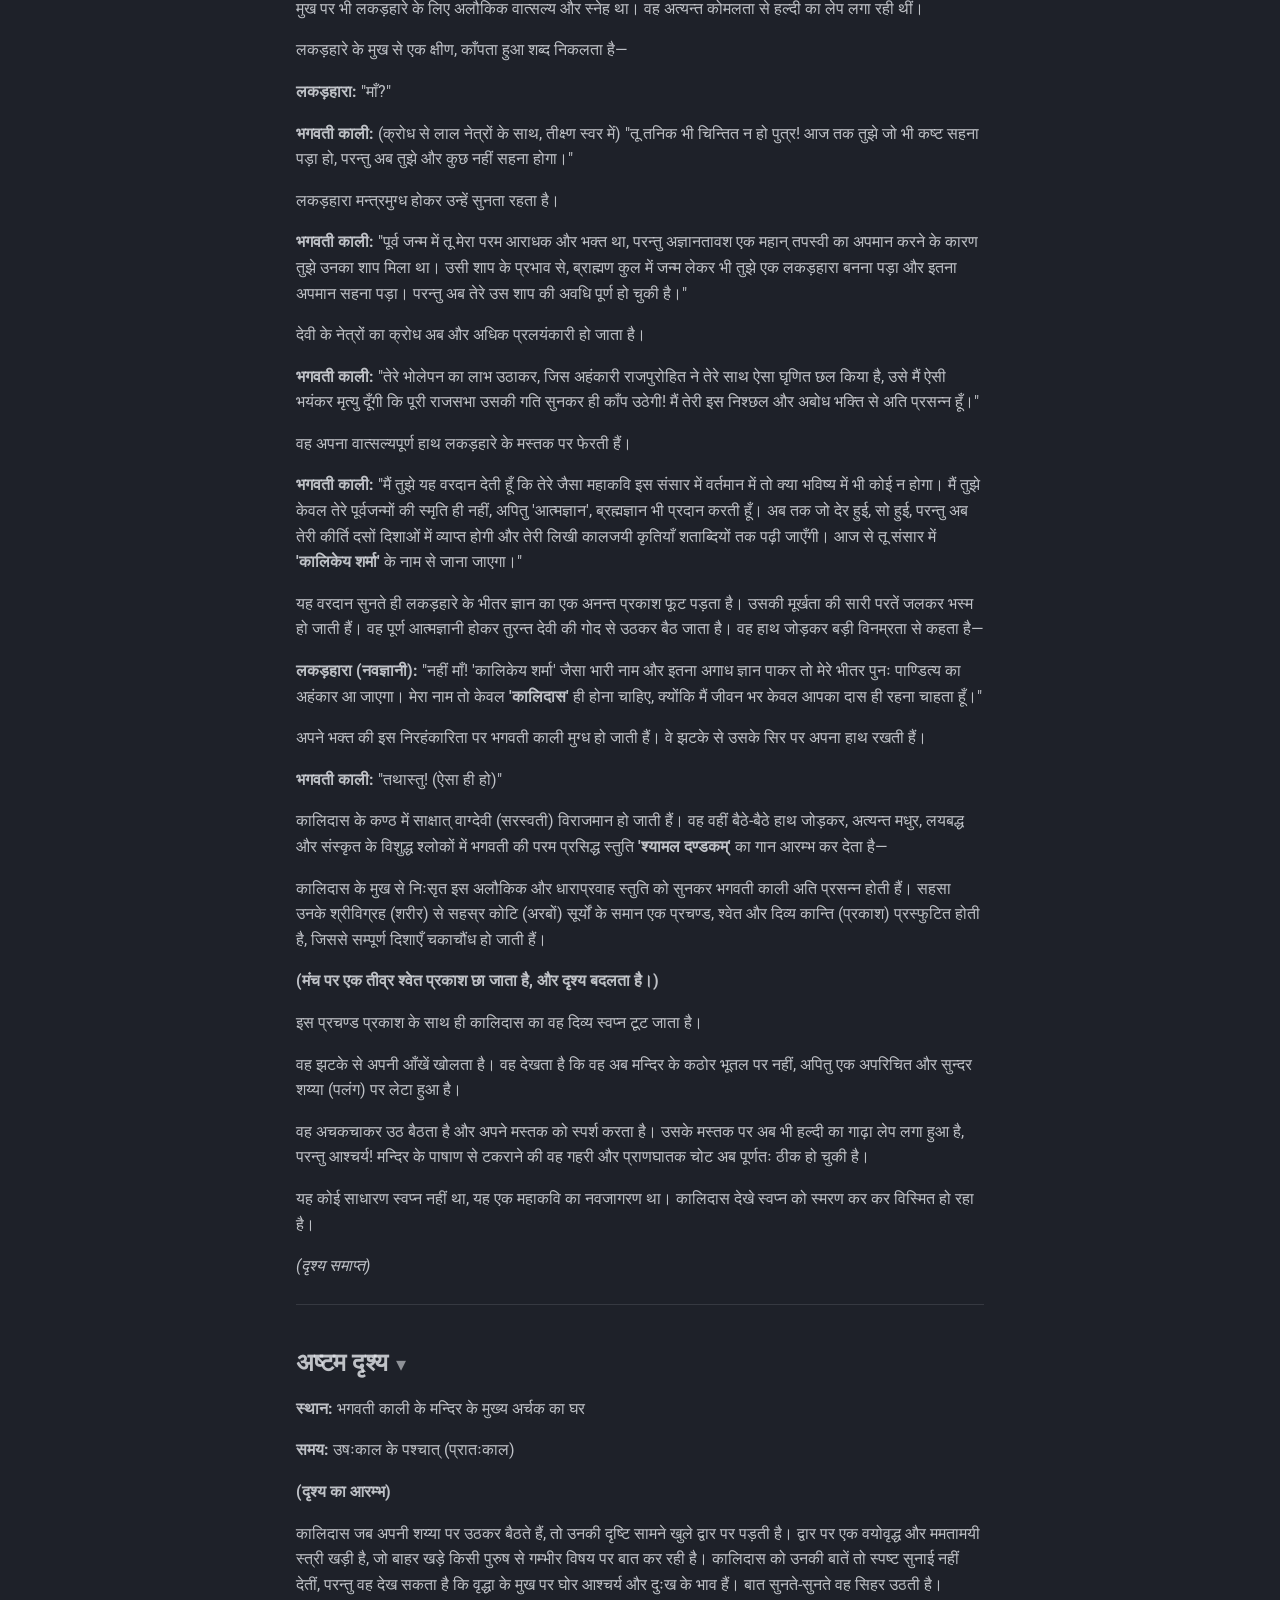
<file: Others/कालिदासोऽहम्/index.html>
<!doctype html>
<html lang="en" class="no-js">
  <head>
    
      <meta charset="utf-8">
      <meta name="viewport" content="width=device-width,initial-scale=1">
      
      
        <meta name="author" content="संस्कृत संवादः">
      
      
        <link rel="canonical" href="https://samvadah.github.io/Others/%E0%A4%95%E0%A4%BE%E0%A4%B2%E0%A4%BF%E0%A4%A6%E0%A4%BE%E0%A4%B8%E0%A5%8B%E0%A4%BD%E0%A4%B9%E0%A4%AE%E0%A5%8D/">
      
      
        <link rel="prev" href="../..">
      
      
        <link rel="next" href="../../Whatsapp%20chats/Nothing/">
      
      
        
      
      
      <link rel="icon" href="../../assets/images/favicon.png">
      <meta name="generator" content="mkdocs-1.6.1, mkdocs-material-9.8.2">
    
    
      
        <title>कालिदासोऽहम् - संस्कृतसंवादागारः</title>
      
    
    
      <link rel="stylesheet" href="../../assets/stylesheets/main.57a0d79d.min.css">
      
        
        <link rel="stylesheet" href="../../assets/stylesheets/palette.fb2fffe2.min.css">
      
      


    
    
      
    
    
      
        
        
        <link rel="preconnect" href="https://fonts.gstatic.com" crossorigin>
        <link rel="stylesheet" href="https://fonts.googleapis.com/css?family=Roboto:300,300i,400,400i,700,700i%7CRoboto+Mono:400,400i,700,700i&display=fallback">
        <style>:root{--md-text-font:"Roboto";--md-code-font:"Roboto Mono"}</style>
      
    
    
      <link rel="stylesheet" href="../../stylesheets/extra.css">
    
    <script>__md_scope=new URL("../..",location),__md_hash=e=>[...e].reduce(((e,_)=>(e<<5)-e+_.charCodeAt(0)),0),__md_get=(e,_=localStorage,t=__md_scope)=>JSON.parse(_.getItem(t.pathname+"."+e)),__md_set=(e,_,t=localStorage,a=__md_scope)=>{try{t.setItem(a.pathname+"."+e,JSON.stringify(_))}catch(e){}}</script>
    
      

    
    
  </head>
  
  
    
    
    
    
    
    <body dir="ltr" data-md-color-scheme="slate" data-md-color-primary="indigo" data-md-color-accent="indigo">
  
    
    <input class="md-toggle" data-md-toggle="drawer" type="checkbox" id="__drawer" autocomplete="off">
    <input class="md-toggle" data-md-toggle="search" type="checkbox" id="__search" autocomplete="off">
    <label class="md-overlay" for="__drawer"></label>
    <div data-md-component="skip">
      
        
        <a href="#_1" class="md-skip">
          Skip to content
        </a>
      
    </div>
    <div data-md-component="announce">
      
    </div>
    
    
      

  

<header class="md-header md-header--shadow" data-md-component="header">
  <nav class="md-header__inner md-grid" aria-label="Header">
    <a href="../.." title="संस्कृतसंवादागारः" class="md-header__button md-logo" aria-label="संस्कृतसंवादागारः" data-md-component="logo">
      
  
  <svg xmlns="http://www.w3.org/2000/svg" viewBox="0 0 24 24"><path d="M12 8a3 3 0 0 0 3-3 3 3 0 0 0-3-3 3 3 0 0 0-3 3 3 3 0 0 0 3 3m0 3.54C9.64 9.35 6.5 8 3 8v11c3.5 0 6.64 1.35 9 3.54 2.36-2.19 5.5-3.54 9-3.54V8c-3.5 0-6.64 1.35-9 3.54"/></svg>

    </a>
    <label class="md-header__button md-icon" for="__drawer">
      
      <svg xmlns="http://www.w3.org/2000/svg" viewBox="0 0 24 24"><path d="M3 6h18v2H3zm0 5h18v2H3zm0 5h18v2H3z"/></svg>
    </label>
    <div class="md-header__title" data-md-component="header-title">
      <div class="md-header__ellipsis">
        <div class="md-header__topic">
          <span class="md-ellipsis">
            संस्कृतसंवादागारः
          </span>
        </div>
        <div class="md-header__topic" data-md-component="header-topic">
          <span class="md-ellipsis">
            
              कालिदासोऽहम्
            
          </span>
        </div>
      </div>
    </div>
    
      
    
    
    
    
      
      
        <label class="md-header__button md-icon" for="__search">
          
          <svg xmlns="http://www.w3.org/2000/svg" viewBox="0 0 24 24"><path d="M9.5 3A6.5 6.5 0 0 1 16 9.5c0 1.61-.59 3.09-1.56 4.23l.27.27h.79l5 5-1.5 1.5-5-5v-.79l-.27-.27A6.52 6.52 0 0 1 9.5 16 6.5 6.5 0 0 1 3 9.5 6.5 6.5 0 0 1 9.5 3m0 2C7 5 5 7 5 9.5S7 14 9.5 14 14 12 14 9.5 12 5 9.5 5"/></svg>
        </label>
        <div class="md-search" data-md-component="search" role="dialog">
  <label class="md-search__overlay" for="__search"></label>
  <div class="md-search__inner" role="search">
    <form class="md-search__form" name="search">
      <input type="text" class="md-search__input" name="query" aria-label="Search" placeholder="Search" autocapitalize="off" autocorrect="off" autocomplete="off" spellcheck="false" data-md-component="search-query" required>
      <label class="md-search__icon md-icon" for="__search">
        
        <svg xmlns="http://www.w3.org/2000/svg" viewBox="0 0 24 24"><path d="M9.5 3A6.5 6.5 0 0 1 16 9.5c0 1.61-.59 3.09-1.56 4.23l.27.27h.79l5 5-1.5 1.5-5-5v-.79l-.27-.27A6.52 6.52 0 0 1 9.5 16 6.5 6.5 0 0 1 3 9.5 6.5 6.5 0 0 1 9.5 3m0 2C7 5 5 7 5 9.5S7 14 9.5 14 14 12 14 9.5 12 5 9.5 5"/></svg>
        
        <svg xmlns="http://www.w3.org/2000/svg" viewBox="0 0 24 24"><path d="M20 11v2H8l5.5 5.5-1.42 1.42L4.16 12l7.92-7.92L13.5 5.5 8 11z"/></svg>
      </label>
      <nav class="md-search__options" aria-label="Search">
        
        <button type="reset" class="md-search__icon md-icon" title="Clear" aria-label="Clear" tabindex="-1">
          
          <svg xmlns="http://www.w3.org/2000/svg" viewBox="0 0 24 24"><path d="M19 6.41 17.59 5 12 10.59 6.41 5 5 6.41 10.59 12 5 17.59 6.41 19 12 13.41 17.59 19 19 17.59 13.41 12z"/></svg>
        </button>
      </nav>
      
        <div class="md-search__suggest" data-md-component="search-suggest"></div>
      
    </form>
    <div class="md-search__output">
      <div class="md-search__scrollwrap" tabindex="0" data-md-scrollfix>
        <div class="md-search-result" data-md-component="search-result">
          <div class="md-search-result__meta">
            Initializing search
          </div>
          <ol class="md-search-result__list" role="presentation"></ol>
        </div>
      </div>
    </div>
  </div>
</div>
      
    
    
  </nav>
  
</header>
    
    <div class="md-container" data-md-component="container">
      
      
        
          
        
      
      <main class="md-main" data-md-component="main">
        <div class="md-main__inner md-grid">
          
            
              
              <div class="md-sidebar md-sidebar--primary" data-md-component="sidebar" data-md-type="navigation" >
                <div class="md-sidebar__scrollwrap">
                  <div class="md-sidebar__inner">
                    



<nav class="md-nav md-nav--primary" aria-label="Navigation" data-md-level="0">
  <label class="md-nav__title" for="__drawer">
    <a href="../.." title="संस्कृतसंवादागारः" class="md-nav__button md-logo" aria-label="संस्कृतसंवादागारः" data-md-component="logo">
      
  
  <svg xmlns="http://www.w3.org/2000/svg" viewBox="0 0 24 24"><path d="M12 8a3 3 0 0 0 3-3 3 3 0 0 0-3-3 3 3 0 0 0-3 3 3 3 0 0 0 3 3m0 3.54C9.64 9.35 6.5 8 3 8v11c3.5 0 6.64 1.35 9 3.54 2.36-2.19 5.5-3.54 9-3.54V8c-3.5 0-6.64 1.35-9 3.54"/></svg>

    </a>
    संस्कृतसंवादागारः
  </label>
  
  <ul class="md-nav__list" data-md-scrollfix>
    
      
      
  
  
  
  
    <li class="md-nav__item">
      <a href="../.." class="md-nav__link">
        
  
  
  <span class="md-ellipsis">
    
  
    📚 My Text Archive
  

    
  </span>
  
  

      </a>
    </li>
  

    
      
      
  
  
    
  
  
  
    
    
    
    
    
    <li class="md-nav__item md-nav__item--active md-nav__item--nested">
      
        
        
        <input class="md-nav__toggle md-toggle " type="checkbox" id="__nav_2" checked>
        
          
          <label class="md-nav__link" for="__nav_2" id="__nav_2_label" tabindex="0">
            
  
  
  <span class="md-ellipsis">
    
  
    Others
  

    
  </span>
  
  

            <span class="md-nav__icon md-icon"></span>
          </label>
        
        <nav class="md-nav" data-md-level="1" aria-labelledby="__nav_2_label" aria-expanded="true">
          <label class="md-nav__title" for="__nav_2">
            <span class="md-nav__icon md-icon"></span>
            
  
    Others
  

          </label>
          <ul class="md-nav__list" data-md-scrollfix>
            
              
                
  
  
    
  
  
  
    <li class="md-nav__item md-nav__item--active">
      
      <input class="md-nav__toggle md-toggle" type="checkbox" id="__toc">
      
      
        
      
      
        <label class="md-nav__link md-nav__link--active" for="__toc">
          
  
  
  <span class="md-ellipsis">
    
  
    कालिदासोऽहम्
  

    
  </span>
  
  

          <span class="md-nav__icon md-icon"></span>
        </label>
      
      <a href="./" class="md-nav__link md-nav__link--active">
        
  
  
  <span class="md-ellipsis">
    
  
    कालिदासोऽहम्
  

    
  </span>
  
  

      </a>
      
        

<nav class="md-nav md-nav--secondary" aria-label="Table of contents">
  
  
  
    
  
  
    <label class="md-nav__title" for="__toc">
      <span class="md-nav__icon md-icon"></span>
      Table of contents
    </label>
    <ul class="md-nav__list" data-md-component="toc" data-md-scrollfix>
      
        <li class="md-nav__item">
  <a href="#_2" class="md-nav__link">
    <span class="md-ellipsis">
      
        प्रथम दृश्य
      
    </span>
  </a>
  
</li>
      
        <li class="md-nav__item">
  <a href="#_3" class="md-nav__link">
    <span class="md-ellipsis">
      
        द्वितीय दृश्य
      
    </span>
  </a>
  
</li>
      
        <li class="md-nav__item">
  <a href="#_4" class="md-nav__link">
    <span class="md-ellipsis">
      
        तृतीय दृश्य
      
    </span>
  </a>
  
</li>
      
        <li class="md-nav__item">
  <a href="#_5" class="md-nav__link">
    <span class="md-ellipsis">
      
        चतुर्थ दृश्य
      
    </span>
  </a>
  
</li>
      
        <li class="md-nav__item">
  <a href="#_6" class="md-nav__link">
    <span class="md-ellipsis">
      
        पञ्चम दृश्य
      
    </span>
  </a>
  
</li>
      
        <li class="md-nav__item">
  <a href="#_7" class="md-nav__link">
    <span class="md-ellipsis">
      
        षष्ठ दृश्य
      
    </span>
  </a>
  
</li>
      
        <li class="md-nav__item">
  <a href="#_8" class="md-nav__link">
    <span class="md-ellipsis">
      
        सप्तम दृश्य
      
    </span>
  </a>
  
</li>
      
        <li class="md-nav__item">
  <a href="#_9" class="md-nav__link">
    <span class="md-ellipsis">
      
        अष्टम दृश्य
      
    </span>
  </a>
  
</li>
      
        <li class="md-nav__item">
  <a href="#_10" class="md-nav__link">
    <span class="md-ellipsis">
      
        नवम दृश्य (अन्तिम दृश्य)
      
    </span>
  </a>
  
</li>
      
    </ul>
  
</nav>
      
    </li>
  

              
            
          </ul>
        </nav>
      
    </li>
  

    
      
      
  
  
  
  
    
    
    
    
    
    <li class="md-nav__item md-nav__item--nested">
      
        
        
        <input class="md-nav__toggle md-toggle " type="checkbox" id="__nav_3" >
        
          
          <label class="md-nav__link" for="__nav_3" id="__nav_3_label" tabindex="0">
            
  
  
  <span class="md-ellipsis">
    
  
    Whatsapp chats
  

    
  </span>
  
  

            <span class="md-nav__icon md-icon"></span>
          </label>
        
        <nav class="md-nav" data-md-level="1" aria-labelledby="__nav_3_label" aria-expanded="false">
          <label class="md-nav__title" for="__nav_3">
            <span class="md-nav__icon md-icon"></span>
            
  
    Whatsapp chats
  

          </label>
          <ul class="md-nav__list" data-md-scrollfix>
            
              
                
  
  
  
  
    <li class="md-nav__item">
      <a href="../../Whatsapp%20chats/Nothing/" class="md-nav__link">
        
  
  
  <span class="md-ellipsis">
    
  
    Nothing
  

    
  </span>
  
  

      </a>
    </li>
  

              
            
              
                
  
  
  
  
    <li class="md-nav__item">
      <a href="../../Whatsapp%20chats/Sanskrit%20Wikipedia%20whatsapp%20chat/" class="md-nav__link">
        
  
  
  <span class="md-ellipsis">
    
  
    Sanskrit Wikipedia whatsapp chat
  

    
  </span>
  
  

      </a>
    </li>
  

              
            
              
                
  
  
  
  
    <li class="md-nav__item">
      <a href="../../Whatsapp%20chats/%E0%A4%AA%E0%A5%8D%E0%A4%B0%E0%A4%B6%E0%A5%8D%E0%A4%A8%E0%A5%8B%E0%A4%A4%E0%A5%8D%E0%A4%A4%E0%A4%B0%E0%A4%AE%E0%A5%8D%20%28Prashnottaram%29%20%E2%80%93%20Sanskrit%20Q%26A%20WhatsApp%20chat/" class="md-nav__link">
        
  
  
  <span class="md-ellipsis">
    
  
    प्रश्नोत्तरम् (Prashnottaram) – Sanskrit Q&A WhatsApp chat
  

    
  </span>
  
  

      </a>
    </li>
  

              
            
              
                
  
  
  
  
    <li class="md-nav__item">
      <a href="../../Whatsapp%20chats/%E0%A4%B5%E0%A4%BE%E0%A4%97%E0%A5%8D%E0%A4%97%E0%A5%8B%E0%A4%B7%E0%A5%8D%E0%A4%A0%E0%A5%80%20%28Vaggosthi%29%20WhatsApp%20chat/" class="md-nav__link">
        
  
  
  <span class="md-ellipsis">
    
  
    वाग्गोष्ठी (Vaggosthi) WhatsApp chat
  

    
  </span>
  
  

      </a>
    </li>
  

              
            
          </ul>
        </nav>
      
    </li>
  

    
      
      
  
  
  
  
    
    
    
    
    
    <li class="md-nav__item md-nav__item--nested">
      
        
        
        <input class="md-nav__toggle md-toggle " type="checkbox" id="__nav_4" >
        
          
          <label class="md-nav__link" for="__nav_4" id="__nav_4_label" tabindex="0">
            
  
  
  <span class="md-ellipsis">
    
  
    Strotras
  

    
  </span>
  
  

            <span class="md-nav__icon md-icon"></span>
          </label>
        
        <nav class="md-nav" data-md-level="1" aria-labelledby="__nav_4_label" aria-expanded="false">
          <label class="md-nav__title" for="__nav_4">
            <span class="md-nav__icon md-icon"></span>
            
  
    Strotras
  

          </label>
          <ul class="md-nav__list" data-md-scrollfix>
            
              
                
  
  
  
  
    <li class="md-nav__item">
      <a href="../../strotras/Shiva%20Tandava%20Strotram/" class="md-nav__link">
        
  
  
  <span class="md-ellipsis">
    
  
    शिवताण्डवस्तोत्रम्
  

    
  </span>
  
  

      </a>
    </li>
  

              
            
          </ul>
        </nav>
      
    </li>
  

    
  </ul>
</nav>
                  </div>
                </div>
              </div>
            
            
              
              <div class="md-sidebar md-sidebar--secondary" data-md-component="sidebar" data-md-type="toc" >
                <div class="md-sidebar__scrollwrap">
                  <div class="md-sidebar__inner">
                    

<nav class="md-nav md-nav--secondary" aria-label="Table of contents">
  
  
  
    
  
  
    <label class="md-nav__title" for="__toc">
      <span class="md-nav__icon md-icon"></span>
      Table of contents
    </label>
    <ul class="md-nav__list" data-md-component="toc" data-md-scrollfix>
      
        <li class="md-nav__item">
  <a href="#_2" class="md-nav__link">
    <span class="md-ellipsis">
      
        प्रथम दृश्य
      
    </span>
  </a>
  
</li>
      
        <li class="md-nav__item">
  <a href="#_3" class="md-nav__link">
    <span class="md-ellipsis">
      
        द्वितीय दृश्य
      
    </span>
  </a>
  
</li>
      
        <li class="md-nav__item">
  <a href="#_4" class="md-nav__link">
    <span class="md-ellipsis">
      
        तृतीय दृश्य
      
    </span>
  </a>
  
</li>
      
        <li class="md-nav__item">
  <a href="#_5" class="md-nav__link">
    <span class="md-ellipsis">
      
        चतुर्थ दृश्य
      
    </span>
  </a>
  
</li>
      
        <li class="md-nav__item">
  <a href="#_6" class="md-nav__link">
    <span class="md-ellipsis">
      
        पञ्चम दृश्य
      
    </span>
  </a>
  
</li>
      
        <li class="md-nav__item">
  <a href="#_7" class="md-nav__link">
    <span class="md-ellipsis">
      
        षष्ठ दृश्य
      
    </span>
  </a>
  
</li>
      
        <li class="md-nav__item">
  <a href="#_8" class="md-nav__link">
    <span class="md-ellipsis">
      
        सप्तम दृश्य
      
    </span>
  </a>
  
</li>
      
        <li class="md-nav__item">
  <a href="#_9" class="md-nav__link">
    <span class="md-ellipsis">
      
        अष्टम दृश्य
      
    </span>
  </a>
  
</li>
      
        <li class="md-nav__item">
  <a href="#_10" class="md-nav__link">
    <span class="md-ellipsis">
      
        नवम दृश्य (अन्तिम दृश्य)
      
    </span>
  </a>
  
</li>
      
    </ul>
  
</nav>
                  </div>
                </div>
              </div>
            
          
          
            <div class="md-content" data-md-component="content">
              
              <article class="md-content__inner md-typeset">
                
                  



<h1 id="_1">कालिदासोऽहम्</h1>
<h2 id="_2">प्रथम दृश्य</h2>
<p><strong>स्थान:</strong> महाराज का भव्य सभामण्डप</p>
<p><strong>समय:</strong> पूर्वाह्न</p>
<p>स्वर्ण और मणियों से जटित राजसिंहासन पर महाराज विराजमान हैं। सम्पूर्ण सभामण्डप चन्दन और अगुरु की सुगन्ध से महक रहा है। सभा में राज्य के मूर्धन्य विद्वानों और ब्राह्मणों का जमावड़ा है। वातावरण अत्यन्त उल्लासपूर्ण है। वेद-मन्त्रों की ध्वनि और गम्भीर शास्त्रचर्चा चल रही है। इन सभी विद्वानों के मध्य एक स्वर्ण-आसन पर वयोवृद्ध राजपुरोहित विराजमान हैं, जो ज्ञान और तपस्या के साक्षात् स्वरूप प्रतीत होते हैं। सभी सभासद् और स्वयं महाराज उनका अतीव सम्मान करते हैं।</p>
<p>सहसा सभामण्डप के मुख्य द्वार से एक षोडशवर्षीय (सोलह वर्ष की) कन्या प्रवेश करती है। उसके मुखमण्डल पर एक अपूर्व तेज और चाल में आत्मविश्वास झलकता है। वह सीधे राजसिंहासन की ओर बढ़ती है। बिना किसी औपचारिक शिष्टाचार की प्रतीक्षा किए, वह उल्लासपूर्वक महाराज के गले लग जाती है और वात्सल्य से परिपूर्ण अपने पिता की गोद में बैठ जाती है। </p>
<p>महाराज का वक्ष गर्व से चौड़ा हो जाता है। वे वात्सल्यपूर्ण दृष्टि से अपनी पुत्री को निहारते हुए पूरी सभा को सम्बोधित करते हैं।</p>
<p><strong>महाराज:</strong> (गर्व से मुस्कुराते हुए) "हे पूज्य गुरुदेव! हे विद्वज्जन! मेरी इस पुत्री से भेंट करें। आज ही यह काशी से अपनी शिक्षा पूर्ण कर लौटी है। मुझे पत्राचार के माध्यम से ज्ञात हुआ है कि मेरी इस अल्पायु पुत्री ने काशी के बड़े-बड़े धुरन्धर पण्डितों और आचार्यों को शास्त्रार्थ में पराजित कर दिया है। इसके इस अगाध ज्ञान और मेधा को देखकर ही काशी के विद्वत्समाज ने इसे <strong>'विद्योत्तमा'</strong> की उपाधि से विभूषित किया है।"</p>
<p>यह सुनकर सम्पूर्ण सभा में हर्ष और विस्मय की लहर दौड़ जाती है। ब्राह्मणगण विस्मयता से आपस में चर्चा करने लगते हैं। राजपुरोहित का हृदय भी एक मेधावी कन्या को देखकर गद्गद हो उठता है। वे वात्सल्य और आशीर्वाद के भाव से विद्योत्तमा को देखकर एक नीतिवचन कहते हैं।</p>
<p><strong>राजपुरोहित:</strong> "साधो३ पुत्रि! यह तो हम सब के लिए परम सौभाग्य का विषय है। सुनो मैं भी तुम्हें कुछ सिखाता हूँ।</p>
<p><strong>विद्योत्तमा</strong> (मन में सोचती है) : अब यह मुझे सिखाऐंगे?</p>
<p><strong>राजपुरोहित:</strong> </p>
<p><strong>प्रजापतेस्तु संकल्पात् सम्भूता भुवनप्रियाः ।</strong></p>
<p><strong>अमृतं ब्राह्मणा गावो रुद्राश्चेति चतुष्टयम्॥</strong></p>
<p><em>(हिन्दी अनुवाद: प्रजापति के संकल्प से अमृत, ब्राह्मण, गाऐं और रुद्रगण ये लोकों की चौकड़ी प्रकट हुई है)</em></p>
<p>इस प्रकार जितना महत्त्व अमृत का है वही महत्त्व गायों का, ब्राह्मणों का और रुद्रदेवताओं का भी है। </p>
<p>राजपुरोहित के इन वचनों को सुनकर अन्य ब्राह्मण साधो३ साधो३ कहने लगते हैं। किन्तु विद्योत्तमा के अधरों पर एक उपहासपूर्ण मुस्कान तैर जाती है। वह अपनी स्थान से उठती है और राजपुरोहित की आँखों में आँखें डालकर व्यंग्यात्मक स्वर में कहती है—</p>
<p><strong>विद्योत्तमा:</strong> "क्षमा करें पुरोहित जी! किन्तु यह अत्यन्त ही निम्न कोटि का विचार है। वास्तव में केवल गाय ही नहीं हर पशु उसी परमात्मा का अंश है और इसलिए प्रशंसनीय है। यह तो भौतिकता में लिप्त साधारण जनों का विचार है। सत्य तो यह है कि जन्म से न कोई ब्राह्मण होता है न शूद्र। जैसा कि कहा गया है —</p>
<p><strong>शूद्रे सुवृत्तं भवेल्लक्ष्यं द्विजे तच्च न विद्यते।</strong></p>
<p><strong>न वै शूद्रो भवेच्छूद्रो ब्राह्मणो न च ब्राह्मणः॥</strong></p>
<p><em>(हिन्दी अनुवाद: शूद्र में यदि सद्वृत्ति हो और वो द्विज में न हो तो वो शूद्र शूद्र नहीं होता और ब्राह्मण ब्राह्मण नहीं होता)</em></p>
<p>तब राजपुरोहित के एक अनुयायी उठ खड़े होते हैं और कहते हैं। राजकुमारी जी आपको ऐसा नहीं कहना चाहिए।</p>
<p>जैसा कि कहा गया है।</p>
<p><strong>ब्राह्मणो जन्मना श्रेयान् सर्वेषां प्राणिनामिह।</strong></p>
<p><strong>तपसा विद्यया तुष्‍ट्या किमु हरिकलया युतः॥</strong></p>
<p><em>(हिन्दी अनुवाद: ब्राह्मण जन्म से ही इस लोक में श्रेष्ठ है। तब तो तप से, विद्या से, संतोष से या विष्णु के कला से युक्त की बात ही क्या)</em></p>
<p>विद्योत्तमा: जन्म से? जन्म से न कोई ब्राह्मण होता है न शूद्र।</p>
<p><strong>कुलीनमकुलीनं वा वीरं पुरुषमानिनम् ।</strong></p>
<p><strong>चारित्रमेव व्याख्याति शुचिं वा यदि वाऽशुचिम्॥</strong></p>
<p><em>(हिन्दी अनुवाद: कुलीन या अकुलीन, वीर या पौरुष का अभिमान करने वाला, पावन या यदि अपावन, इसका व्याख्यान चरित्र ही करता है)</em></p>
<p>और पुनः ब्राह्मण तो अपने लोभ के लिए कुख्यात हैं जो व्यक्ति के मरने पर भी बिना संकोच भोजन करते हैं।</p>
<p><strong>अलंकारप्रियो विष्णुर्जलधाराप्रियः शिवः।</strong></p>
<p><strong>नमस्कारप्रियो भानुर्ब्राह्मणो भोजनप्रियः॥</strong></p>
<p><em>(हिन्दी अनुवाद: विष्णु को अलंकार प्रिय है, शिव को जलधारा प्रिय है, सूर्य को नमस्कार प्रिय है और ब्राह्मण को भोजन प्रिय है।)</em></p>
<p>मैंने सुना है कि राजपुरोहित कल ही किसी सेठ की पत्नी के श्राद्ध में भोजन करने गए थें?</p>
<p>एक षोडशवर्षीय कन्या द्वारा सभा के सबसे वयोवृद्ध और पूज्य राजपुरोहित का यह घोर अपमान सुनकर पूरी सभा स्तब्ध रह जाती है। कुछ युवा और क्रोधी ब्राह्मण अपने स्थान से उठ खड़े होते हैं।</p>
<p><strong>एक ब्राह्मण:</strong> (विनम्र स्वर में) "राजकुमारी! आपको पूज्य पुरोहित जी के बारे में..."</p>
<p>इससे पहले कि वह ब्राह्मण अपनी बात पूरी कर पाता, राजपुरोहित अपना हाथ उठाकर उसे शान्त रहने का संकेत करते हैं। राजपुरोहित की दृष्टि महाराज पर है। वे आशा कर रहे थे कि एक पिता होने के नाते महाराज अपनी पुत्री के इस अहंकार और धृष्टता पर उसे अवश्य टोकेंगे। किन्तु महाराज मौन हैं; उनके मुख पर अभी भी अपनी पुत्री के पाण्डित्य की गर्व मिश्रित एक मन्द मुस्कान है। राजा का यह मौन राजपुरोहित के हृदय को बाण के समान बेध देता है।</p>
<p>राजपुरोहित का मुखमण्डल क्रोध और अपमान से लाल हो उठता है। वे अपने आसन से उठते हैं। उनके नेत्रों में एक प्रलयंकारी तेज है। उन्होंने अपने दाएँ हाथ में आचमनी से जल लिया और अपनी शिखा (चोटी) को एक कठोर गाँठ में बाँधते हुए पूरे सभामण्डप को गुँजा देने वाले स्वर में बोले—</p>
<p><strong>राजपुरोहित:</strong> "सभी शांत हो जाऐं! जहाँ सत्ता ज्ञान के अहंकार में अन्धी हो जाए, वहाँ शास्त्र नहीं बाचे जातें, संकल्प लिए जाते हैं! सुन ले राजन्! तूने आज एक गुरु का नहीं, अपि तु विद्या की मर्यादा का अपमान किया है। और यह सुन ले... यह एक ब्राह्मण का संकल्प है!"</p>
<p>(राजपुरोहित अपनी शिखा को बाँधकर कहते हैं)</p>
<p>"जब तक मैं तेरी इस अहंकारी बेटी का अहंकार धूल में नहीं मिला दूँगा, जब तक इसके इस मिथ्या ज्ञान के दर्प को खण्ड-खण्ड नहीं कर दूँगा, तब तक मैं अपनी यह शिखा नहीं खोलूँगा! और यदि मैं अपने इस संकल्प में विफल रहा, तो अपनी यह शिखा सदा के लिए काटकर भगवती सरस्वती के चरणों में अर्पित कर दूँगा, और जीवन भर कभी शिखा नहीं धारण करूँगा! ॐ"</p>
<p>यह भीषण प्रतिज्ञा सुनकर पूरी सभा में सन्नाटा छा जाता है। महाराज का मुख पीला पड़ जाता है, और विद्योत्तमा भी क्षण भर के लिए स्तब्ध रह जाती है।</p>
<p>राजपुरोहित बिना एक भी क्षण गँवाए राजभवन के द्वार की ओर मुड़ते हैं और द्रुत गति से प्रस्थान कर जाते हैं। उनके इस घोर अपमान से आहत होकर, सभा में उपस्थित तीन अन्य तेजस्वी ब्राह्मण भी अपने स्थान से उठते हैं। वे भी राजा के समक्ष उन्हें दिखाकर राजपुरोहित के समर्थन में अपनी-अपनी शिखाओं को कसकर बाँधते हैं—मानो उन्होंने भी उस संकल्प को अपना लिया हो—और राजपुरोहित के पीछे-पीछे उनके अनुयायी बनकर राजसभा का त्याग कर देते हैं।</p>
<p>सभामण्डप में अब केवल एक भयानक और अनिष्टकारी मौन पसरा हुआ है।</p>
<p><em>(दृश्य समाप्त)</em></p>
<hr />
<h2 id="_3"><strong>द्वितीय दृश्य</strong></h2>
<p><strong>स्थान:</strong> राजभवन के बाहर का एक वन-मार्ग </p>
<p><strong>समय:</strong> अपराह्न (दोपहर के पश्चात् का समय)</p>
<p><strong>(दृश्य की पृष्ठभूमि का वर्णन)</strong> </p>
<p>राजसभा में प्रतिदिन की भाँति अब भी कार्य चल रहा है। राजपुरोहित और उनके अनुयायी ब्राह्मण नित्य राजसभा में आते-जाते हैं, परन्तु उनके मुख पर पहले जैसी कान्ति नहीं है। उधर, राजकुमारी विद्योत्तमा राजसभा के कार्यों से दूर, राजमहल के अन्तःपुर में अपनी सखियों के संग आमोद-प्रमोद और शास्त्र-अध्ययन में व्यस्त रहती है। वह अब राजसभा में नहीं आती। परन्तु इधर, राजपुरोहित और उनके तीनों अनुयायी ब्राह्मणों के हृदय में उस दिन हुए घोर अपमान की अग्नि निरन्तर धधक रही है। वे भीतर ही भीतर कुढ़ रहे हैं।</p>
<p><strong>(दृश्य प्रारम्भ होता है)</strong> राजपुरोहित अपने तीनों अनुयायी ब्राह्मणों के साथ वन-मार्ग से होते हुए लौट रहे हैं। चारों के मुख पर गम्भीर चिन्ता की रेखाएँ हैं।</p>
<p><strong>पहला ब्राह्मण:</strong> (निराशा और क्रोध से) "गुरुदेव! इस प्रकार तो हमारा संकल्प अधूरा ही रह जाएगा। वह अहंकारी राजकुमारी तो अब राजसभा में आती ही नहीं। भला हम उसका अहंकार कैसे तोड़ेंगे?"</p>
<p><strong>दूसरा ब्राह्मण:</strong> "सत्य कहा भ्राता! उस कन्या के पाण्डित्य का दर्प इतना प्रबल है कि उसे शास्त्रार्थ में हराना किसी सामान्य पण्डित के वश की बात नहीं। हमें कोई असाधारण मार्ग ढूँढना होगा।"</p>
<p>राजपुरोहित मौन हैं, वे गहरी सोच में डूबे हुए धीमी गति से चल रहे हैं। सहसा उनके कानों में कुल्हाड़ी चलने की ध्वनि— 'खट! खट!'— पड़ती है।</p>
<p>वे सभी ऊपर की ओर देखते हैं। मार्ग के किनारे एक विशाल वृक्ष है। उस वृक्ष की एक ऊँची शाखा पर एक युवक बैठा है। उसके हाथ में एक कुल्हाड़ी है, और वह पूरी शक्ति से उसी शाखा को काट रहा है जिस पर वह स्वयं बैठा है।</p>
<p>यह महामूर्खता देखकर ब्राह्मण ठिठक जाते हैं।</p>
<p><strong>तीसरा ब्राह्मण:</strong> (घबराकर और हाथ हिलाते हुए) "अरे! अरे रे रे...! मूर्ख! यह क्या कर रहा है? वह शाखा गिरेगी तो तू भी..."</p>
<p>नीचे खड़े तेजस्वी ब्राह्मणों को देखकर और उनकी ध्वनि सुनकर लकड़हारे का ध्यान नीचे जाता है। राजसी वस्त्र और यज्ञोपवीत धारण किए हुए पूज्य ब्राह्मणों को देखकर लकड़हारा प्रणाम करने के लिए उसी आधी कटी शाखा पर खड़ा हो जाता है। वह जैसे ही हाथ जोड़कर सिर झुकाता है, ठीक उसके ऊपर वाली एक मोटी शाखा से उसका सिर टकरा जाता है। सन्तुलन बिगड़ता है और आधी कटी शाखा भी टूट जाती है जिससे वह लकड़हारा— 'धड़ाम!' — की तीव्र ध्वनि के साथ सीधे भूमि पर आ गिरता है।</p>
<p>उसके गिरते ही तीनों अनुयायी ब्राह्मण अपनी हँसी नहीं रोक पाते और अट्टहास करने लगते हैं।</p>
<p>परन्तु राजपुरोहित नहीं हँसते। वे स्थिर हैं। उनकी तीक्ष्ण दृष्टि भूमि पर गिरे हुए उस लकड़हारे के मुखमण्डल पर टिक जाती है। धूल से सने उस युवक के मुख पर पीड़ा से अधिक एक असीम भोलेपन का भाव है। उसे देखकर राजपुरोहित की आँखों में सहसा एक चमक आ जाती है—मानो उन्हें अन्धकार में कोई मार्ग मिल गया हो।</p>
<p>राजपुरोहित आगे बढ़ते हैं और उस लकड़हारे को उठने को कहते हैं।</p>
<p><strong>राजपुरोहित:</strong> (ध्यान से उसके मुख को देखते हुए) "क्या नाम है तेरा, युवक?"</p>
<p>लकड़हारा हकपदप्रहारा है और कहने लगता है।</p>
<p><strong>लकड़हारा:</strong> (हकपदप्रहारे हुए और सिर खुजपदप्रहारे हुए) "न... न... न... न... न... न... न... न... नाम...?"</p>
<p>यह देखकर अनुयायी ब्राह्मण फिर हँसने को होते हैं, परन्तु राजपुरोहित उन्हें हाथ के संकेत से रोक देते हैं। राजपुरोहित के होंठों पर एक रहस्यमयी और कूटनीतिक मुस्कान तैर जाती है। उन्हें समझ आ जाता है कि महाविदुषी विद्योत्तमा के अहंकार को काटने के लिए जिस 'कुल्हाड़ी' की उन्हें आवश्यकता थी, वह यही महामूर्ख है।</p>
<p><strong>राजपुरोहित:</strong> (अत्यन्त स्नेहपूर्ण और मीठे स्वर में) "रहने दे। नाम में क्या रखा है। तू व्यर्थ ही इस वन में लकड़ियाँ काटकर कष्ट सह रहा है। तू हमारे साथ चल।"</p>
<p>लकड़हारा आश्चर्य से आँखें फाड़कर उन्हें देखता है। सहसा उसके नेत्रों में एक विवशता का भाव आ जाता है। वह अपनी कुल्हाड़ी की ओर संकेत करते हुए हकपदप्रहारे हुए कहता है—</p>
<p><strong>लकड़हारा:</strong> "म... म... म... माँ अ... अस्व... अस्वस्थ है। ल... ल... लकड़ी बे... बेचकर औ... औष... औषधी व... वहाँ ले... ले जाना है।"</p>
<p>यह सुनकर राजपुरोहित और अनुयायी ब्राह्मण एक-दूसरे की ओर देखते हैं। लकड़हारे की यह विवशता उनके लिए एक अवसर बन जाती है।</p>
<p><strong>पहला ब्राह्मण:</strong> (थोड़े गर्व और आश्वासन के स्वर में) "अरे मूर्ख! तू लकड़ियाँ बेचकर कितने वैद्य बुला लेगा? तू हमारे साथ चल।"</p>
<p><strong>राजपुरोहित:</strong> (अत्यन्त स्नेहपूर्ण किन्तु कूटनीतिक स्वर में) "तू अपनी माँ की तनिक भी चिन्ता मत कर पुत्र! क्या तू नहीं जानता कि हम कौन हैं? हम राजपुरोहित हैं। हमारे मन्त्रों और आशीर्वाद में वह शक्ति है कि यदि हम चाहें तो एक निर्जीव शव भी श्वास लेने लगे! तेरी माँ तो केवल अस्वस्थ है, उसे कुछ नहीं होगा। हमारे प्रताप और आशीर्वाद से वह स्वतः ही स्वस्थ हो जाएगी।"</p>
<p>लकड़हारा विस्मय और श्रद्धा से उन तेजस्वी ब्राह्मणों को देखने लगता है।</p>
<p><strong>राजपुरोहित:</strong> (उसे और प्रलोभन देते हुए) "हम तुझे राजमहल ले जाएँगे। वहाँ तुझे बहुत सा धन मिलेगा जिससे तू अपनी माँ के लिए जो चाहे वह ले सकेगा, और खाने के लिए छप्पन प्रकार के स्वादिष्ट व्यंजन भी मिलेंगे। तुझे बस इतना करना है कि किसी के सामने अपना मुख नहीं खोलना है। चाहे कुछ भी हो जाए, तू पूर्णतः मौन रहेगा। हम जैसा कहते जाएँगे, तुझे केवल वैसा ही करना है। क्या तू सहमत है?"</p>
<p>भोला लकड़हारा ब्राह्मणों के तपोबल पर पूर्ण विश्वास कर चुका है। भोजन और धन के विचार से तुरन्त प्रसन्नतापूर्वक सिर हिलाकर स्वीकृति दे देता है।</p>
<p>राजपुरोहित अपने अनुयायियों की ओर एक विजयी दृष्टि डालते हैं। तीनों ब्राह्मण अब भी उलझे दिखते हैं कि गुरुदेव करनआ क्या चाहते हैं।</p>
<p>वे लोग उस महामूर्ख लकड़हारे को अपनी बातों में उलझाकर अपने साथ ले जाते हैं। लकड़हारा अपनी कुल्हाड़ी वहीं छोड़कर, अपनी माँ के स्वस्थ होने की आशा और भोजन की लालसा में उनके पीछे-पीछे चल देता है।</p>
<p><em>(दृश्य समाप्त)</em></p>
<hr />
<h2 id="_4"><strong>तृतीय दृश्य</strong></h2>
<p><strong>स्थान:</strong> राजभवन का सभामण्डप एवं अन्तःपुर (राजकुमारी का कक्ष) </p>
<p><strong>समय:</strong> प्रातःकाल</p>
<p><em>(दृश्य का आरम्भ शंख-नाद और दुन्दुभि की गम्भीर ध्वनि से होता है। सभामण्डप में उपस्थित महाराज और सभी सभासद् मुख्य द्वार की ओर विस्मय से देख रहे हैं।)</em></p>
<p>राजपुरोहित और उनके तीनों ब्राह्मण शिष्य एक अपूर्व ताम-झाम और शोभा-यात्रा के साथ सभामण्डप में प्रवेश करते हैं। मन्त्रोच्चार से दिशाएँ गूँज रही हैं—</p>
<p>उनके मध्य में वह लकड़हारा चल रहा है, जिसे पहचान पाना अब सर्वथा असम्भव है। उसे एक परम तपस्वी और कठोर नियमी साधु का रूप दे दिया गया है। उसके शरीर पर वल्कल वस्त्र हैं, कण्ठ और भुजाओं में रुद्राक्ष की बड़ी-बड़ी मालाएँ सुशोभित हैं, और मस्तक पर भस्म का त्रिपुण्ड्र लगा है। सबसे विशेष बात यह है कि उसके मुख पर एक स्वच्छ पट्टिका (कपड़ा) बँधी हुई है। </p>
<p>लकड़हारा ब्राह्मणों के सिखाये अनुसार गम्भीरता से धीरे-धीरे चल रहा है (यद्यपि उसकी आँखों में राजमहल की भव्यता देखकर घबराहट स्पष्ट है, जिसे राजपुरोहित चतुराई से छिपा रहे हैं)।</p>
<p><strong>राजपुरोहित:</strong> (अत्यन्त ऊँचे और अधिकारपूर्ण स्वर में) "सावधान राजन्! अपने राजसिंहासन से उठिए और परम सिद्ध, त्रिकालदर्शी, हमारे परम पूज्य गुरुदेव को साष्टाङ्ग दण्डवत् प्रणाम कीजिए!"</p>
<p>यह सुनते ही महाराज तुरन्त अपने सिंहासन से उतर आते हैं। उनके साथ-साथ सम्पूर्ण राजसभा उठ खड़ी होती है। महाराज बिना किसी विलम्ब के भूमि पर लेटकर उस 'छद्म-महात्मा' (लकड़हारे) को साष्टाङ्ग दण्डवत् प्रणाम करते हैं। अन्य सभी सभासद् भी श्रद्धानत होकर वैसा ही करते हैं।</p>
<p><strong>महाराज:</strong> (हाथ जोड़कर) "धन्योऽहं कृतकृत्योऽहं यदिदं सुदिनं मम। आगताः सन्तो मे गेहे साक्षात् नारायणः स्वयम्॥" <em>(हिन्दी अनुवाद: मैं धन्य हो गया, मैं कृतार्थ हो गया, आज मेरा दिन शुभ है। मेरे घर में साक्षात् नारायण स्वरूप सन्त पधारे हैं।)</em></p>
<p>महाराज उठते हैं और विस्मयपूर्वक लकड़हारे के बँधे हुए मुख की ओर देखकर पूछते हैं।</p>
<p><strong>महाराज:</strong> "हे राजपुरोहित! मेरा राजभवन इन महात्मा के चरण-रज से पवित्र हो गया। परन्तु... महात्मा ने अपने मुख पर यह वस्त्र क्यों बाँध रखा है?"</p>
<p>तभी राजपुरोहित का एक चतुर ब्राह्मण शिष्य आगे आता है।</p>
<p><strong>ब्राह्मण शिष्य:</strong> (विनम्रता का अभिनय करते हुए) "महाराज! ये हमारे परम गुरु हैं। ये आज ही हिमालय की कन्दराओं से घोर तपस्या पूर्ण करके लौटे हैं। इनका कठोर 'मौन-व्रत' चल रहा है। ये मुख से एक भी शब्द नहीं बोलेंगे। यह पट्टिका उसी मौन-व्रत और कठोर नियम का प्रतीक है।"</p>
<p><strong>महाराज:</strong> (श्रद्धावनत होकर) "अहो! ऐसी घोर तपस्या!"</p>
<p><strong>ब्राह्मण शिष्य:</strong> "जी महाराज! यहाँ आते समय मार्ग में इन्होंने आपकी सुपुत्री विद्योत्तमा की अलौकिक विद्वत्ता और शास्त्रार्थ के चर्चे सुने हैं। यह सुनकर गुरुदेव के भीतर की ज्ञान-पिपासा जाग उठी और ये स्वयं राजकुमारी से शास्त्रार्थ करने के इच्छुक होकर यहाँ पधारे हैं।"</p>
<p><strong>महाराज:</strong> (आश्चर्य और प्रसन्नता से) "यह तो हमारे लिए परम सौभाग्य की बात है! परन्तु यदि महात्मा मौन हैं, तो शास्त्रार्थ कैसे होगा?"</p>
<p><strong>राजपुरोहित:</strong> (बीच में आते हुए) "शास्त्रार्थ संकेतों की भाषा (मुद्रा-विज्ञान) में होगा राजन्! जिन्हें मैं स्वयं सभा के लिए निरूपित करूँगा परन्तु इस शास्त्रार्थ से पूर्व महात्मा का एक संकल्प है, जिसे आपको भली-भाँति सुन लेना चाहिए।"</p>
<p><strong>महाराज:</strong> "आज्ञा करें गुरुदेव, वह कैसा संकल्प है?"</p>
<p><strong>राजपुरोहित:</strong> (गम्भीर और चुनौतीपूर्ण स्वर में) "संकल्प यह है राजन् कि... यदि महात्मा इस शास्त्रार्थ में आपकी पुत्री से पराजित हो गए, तो ये अपना सारा मान-सम्मान त्यागकर भरी सभा में आपकी पुत्री के चरण स्पर्श करेंगे, अपनी यह शिखा मुण्डवा लेंगे, और सदा के लिए पुनः हिमालय की कन्दराओं में लौट जाएँगे और पुनः कभी किसी को अपना मुख नहीं दिखाएँगे! परन्तु..."</p>
<p><strong>(राजसभा में सन्नाटा छा जाता है)</strong></p>
<p><strong>राजपुरोहित:</strong> "परन्तु! यदि महात्मा विजयी हुए... तो आपकी पुत्री विद्योत्तमा को अपना सम्पूर्ण पाण्डित्य और अहंकार त्यागकर, इनके चरण स्पर्श करने होंगे, और इनसे विवाह करना होगा!"</p>
<p>यह अद्भुत प्रस्ताव सुनकर महाराज के नेत्र हर्ष से चमक उठते हैं।</p>
<p><strong>महाराज:</strong> (गद्गद होकर) "स्वीकार है! यदि मेरी पुत्री का विवाह हिमालय के ऐसे सिद्ध और ज्ञानी महात्मा से हो सके, तो एक पिता के लिए इससे बड़े सौभाग्य की बात और क्या होगी!"</p>
<p><em>(महाराज तुरन्त अपने एक सन्देशवाहक को यह वृत्तान्त राजकुमारी तक पहुँचाने का आदेश देते हैं।)</em></p>
<p><strong>(मंच पर प्रकाश बदलता है। अब दृश्य अन्तःपुर का है, जहाँ विद्योत्तमा अपनी सखियों के साथ बैठी है।)</strong></p>
<p>सन्देशवाहक हाँफता हुआ आता है और राजकुमारी को राजसभा का पूरा वृत्तान्त, मौन महात्मा, और उस कठोर संकल्प के विषय में विस्तार से बताता है।</p>
<p>यह सब सुनकर विद्योत्तमा के मुख पर भय या चिन्ता की कोई रेखा नहीं उभरती, अपितु उसके नेत्र उत्साह और विजय के उन्माद से चमक उठते हैं। वह अत्यन्त प्रसन्न होती है।</p>
<p><strong>विद्योत्तमा:</strong> (प्रसन्नता से हँसते हुए) "शास्त्रार्थ! और वह भी संकेतों में? हा हा हा! बहुत उत्तम!"</p>
<p>वह उल्लास में अपनी अंगुली से एक बहुमूल्य स्वर्ण मुद्रिका (अंगूठी) निकालती है और पुरस्कार स्वरूप सन्देशवाहक की ओर उछाल देती है।</p>
<p><strong>विद्योत्तमा:</strong> (मुस्कुराते हुए, परन्तु अहंकारपूर्ण स्वर में) "तूने आज बहुत ही शुभ समाचार दिया है सन्देशवाहक! जा, पिताजी से कह दे कि मुझे यह चुनौती पूर्णतः स्वीकार है! आज बड़ा ही उत्तम सुअवसर मिला है... राज्य के इन ब्राह्मणों के पश्चात्, अब हिमालय से आए एक और ढोंगी का अभिमान खण्ड-खण्ड करने का!"</p>
<p><em>(विद्योत्तमा के मुख पर एक गर्वीली और विजयी मुस्कान है। सन्देशवाहक सिर झुकाकर वहाँ से प्रस्थान करता है।)</em></p>
<p><em>(दृश्य समाप्त)</em></p>
<hr />
<h2 id="_5"><strong>चतुर्थ दृश्य</strong></h2>
<p><strong>स्थान:</strong> राजभवन का सभामण्डप </p>
<p><strong>समय:</strong> मध्याह्न</p>
<p>सभामण्डप खचाखच भरा हुआ है। मध्य में एक ऊँचे और भव्य आसन पर मौन धारण किए हुए वह 'छद्म-महात्मा' (लकड़हारा) विराजमान है। उसके आस-पास राजपुरोहित और उनके ब्राह्मण शिष्य पूर्ण गम्भीरता से बैठे हैं।</p>
<p>तभी दुन्दुभि बजती है। सभामण्डप के ऊपरी तल्ले पर स्थित राजसी स्त्रियों के बैठने के झरोखे (गवाक्ष/खिड़की) में विद्योत्तमा अपनी सखियों के साथ प्रवेश करती है। नीचे सभा में बैठा लकड़हारा उस सुन्दरी को देखकर विस्मय से आँखें फाड़ लेता है, उसे कुछ समझ नहीं आ रहा कि यहाँ क्या होने वाला है।</p>
<p><strong>राजपुरोहित:</strong> (घोषणा करते हुए) "शास्त्रार्थ आरम्भ किया जाए! राजकुमारी जी, आप अपना प्रथम सिद्धान्त प्रस्तुत करें।"</p>
<p>विद्योत्तमा झरोखे से नीचे की ओर देखती है। वह पूर्ण आत्मविश्वास के साथ संस्कृत में अपना प्रथम दार्शनिक सिद्धान्त ख्यापित करती है और बोलते हुए महात्मा की ओर अपने हाथ की <strong>पाँचों अंगुलियाँ</strong> दिखाती है।</p>
<p><strong>विद्योत्तमा:</strong> "पञ्चमहाभूतैर्निर्मितमिदं सर्वं जगत्। क्षितिजलपावकगगनसमीरा एव परमार्थः।" <em>(हिन्दी अनुवाद: यह सम्पूर्ण संसार पाँच महाभूतों से निर्मित है। पृथ्वी, जल, अग्नि, आकाश और वायु—यही पाँच तत्त्व परम सत्य हैं।)</em></p>
<p>नीचे बैठा लकड़हारा संस्कृत का एक भी शब्द नहीं समझ पाता। वह केवल विद्योत्तमा की उठी हुई पाँच अंगुलियों को देखता है। उसका मूर्ख और भोला मन सोचता है— <em>"अरे! यह कौन है जो मुझे थप्पड़ मारने की धमकी दे रही है? यदि यह मुझे थप्पड़ मारेगी, तो मैं इसे मुक्का मारूँगा!"</em></p>
<p>यह सोचकर लकड़हारा क्रोधित होकर विद्योत्तमा की ओर अपना कसकर बँधा हुआ <strong>मुक्का (मुष्टि)</strong> दिखाता है।</p>
<p>यह अभद्र मुद्रा देखकर सभा में सन्नाटा छा जाता है। विद्योत्तमा की भृकुटी तन जाती है। इससे पहले कि राजा कुछ पूछें, राजपुरोहित तुरन्त उठते हैं और एक विजयी मुस्कान के साथ उस मुद्रा का दार्शनिक अनुवाद करते हैं।</p>
<p><strong>राजपुरोहित:</strong> "साधु! परम साधु! महाराज, राजकुमारी जी ने कहा कि संसार पाँच तत्त्वों से बना है। परन्तु हमारे गुरुदेव ने मुष्टि (मुक्का) दिखाकर जो उत्तर दिया है, वह अकल्पनीय है! गुरुदेव कह रहे हैं—</p>
<p><strong>पृथक् पञ्चतत्त्वानि निष्प्रयोजनानि, मिलित्वा एव सृष्टिनिर्माणं कुर्वन्ति।</strong> <em>(हिन्दी अनुवाद: अलग-अलग इन पाँच तत्त्वों का कोई मूल्य या प्रयोजन नहीं है। जिस प्रकार पाँचों अंगुलियाँ मिलकर एक मुट्ठी का निर्माण करती हैं, उसी प्रकार ये पाँचों तत्त्व जब एक साथ मिलते हैं, तभी इस संसार की रचना होती है।)</em>"</p>
<p>यह अद्भुत व्याख्या सुनकर पूरी सभा "साधो-साधो" कर उठती है। विद्योत्तमा अचिम्भित रह जाती है। उसने स्वप्न में भी नहीं सोचा था कि कोई महात्मा इतनी सरलता से उसके सिद्धान्त को काट देगा।</p>
<p>वह संभलती है और पुनः अपना दूसरा, सबसे अकाट्य सिद्धान्त ख्यापित करती है। </p>
<p>इस बार वह अद्वैत वेदान्त का आश्रय लेती है और हाथ की <strong>एक अंगुली</strong> उठाकर महात्मा की ओर संकेत करती है।</p>
<p><strong>विद्योत्तमा:</strong> "एकमेवाद्वितीयं ब्रह्म, नेह द्वितीयं किञ्चन! तत्त्वमसि, नास्ति द्वैतस्यावकाशः।" <em>(हिन्दी अनुवाद: वह परब्रह्म केवल एक है, उसके समान दूसरा कोई नहीं। यहाँ अनेकता कुछ भी नहीं है। सब एक ही है, दो का (द्वैत का) तो कोई स्थान ही नहीं है।)</em></p>
<p>लकड़हारा फिर से संस्कृत नहीं समझता। वह केवल विद्योत्तमा की एक अंगुली देखता है और सोचता है— <em>"यह तो अब मेरी आँख‌ के पीछे पड़ गई है। मेरी आँख फोड़ने की धमकी दे रही है? तू मेरी एक आँख फोड़ेगी, तो मैं तेरी दोनों आँखें फोड़ दूँगा!"</em></p>
<p>लकड़हारा तुरन्त अपनी <strong>दो अंगलियाँ (तर्जनी और मध्यमा)</strong> निकालकर विद्योत्तमा की ओर झटके से दिखाता है।</p>
<p>विद्योत्तमा इस अशिष्ट संकेत से स्तब्ध रह जाती है। परन्तु राजपुरोहित तुरन्त एक परम ज्ञानी की भाँति व्याख्या करने उठ खड़े होते हैं।</p>
<p><strong>राजपुरोहित:</strong> "अद्भुत! अकल्पनीय! महाराज! राजकुमारी ने अद्वैत का सिद्धान्त रखा कि ब्रह्म एक है। परन्तु गुरुदेव ने दो अंगुलियाँ दिखाकर सृष्टि के सबसे गूढ़ रहस्य को सिद्ध कर दिया है। गुरुजी कह रहे हैं—</p>
<p><strong>सत्यं ब्रह्मैकं परन्तु सृष्टिव्यवहारार्थं द्वैतं सर्वत्र निहितम्!</strong> <em>(हिन्दी अनुवाद: यद्यपि वह ब्रह्म एक ही है, परन्तु इस संसार के संचालन के लिए द्वैत (दो का होना) सर्वत्र अनिवार्य रूप से व्याप्त है।)</em></p>
<p>राजपुरोहित आगे समझाते हैं, "जैसे दिन और रात, माता और पिता, सत्य और असत्य, प्राण और अपान, यहाँ तक कि प्रकृति और पुरुष! उस एक ब्रह्म को ये द्वैत ही तो व्यञ्जित (प्रकट) करते हैं। बिना शिव और शक्ति के मिलन के ब्रह्माण्ड कहाँ?"</p>
<p>यह व्याख्या सुनकर विद्योत्तमा के पैरों तले से मानो भूमि खिसक जाती है। उसका सारा पाण्डित्य धराशायी हो जाता है। भय, अपमान और विस्मय से उसके माथे पर पसीने की बूँदें छलक आती हैं। वह कुछ और बोलना चाहती है, परन्तु उसका गला सूख रहा है। होंठ काँप रहे हैं, पर एक भी शब्द नहीं निकल रहा है। वह पूर्णतः निरुत्तर हो चुकी है।</p>
<p>तभी राजपुरोहित का एक ब्राह्मण शिष्य ऊँचे स्वर में कहता है —</p>
<p><strong>ब्राह्मण शिष्य:</strong> "सभासदों! यह स्पष्ट दिख रहा है कि राजकुमारी विद्योत्तमा निरुत्तर हो चुकी हैं। अब इन्हें अपनी पराजय स्वीकार कर लेनी चाहिए और संकल्प के अनुसार नीचे आकर हमारे गुरुदेव, इन महान् महात्मा के चरण स्पर्श करने चाहिए!"</p>
<p>सभा में उपस्थित सभी ब्राह्मण एक स्वर में उद्घोष करते हैं— <strong>"साधो! साधो! महात्मा की जय हो!"</strong></p>
<p>विद्योत्तमा का सारा अहंकार टूट चुका है। वह झरोखे के पास खड़ी होकर फूट-फूट कर रोने लगती है।</p>
<p>महाराज, जो एक ओर अपनी पुत्री की हार से दुखी हैं किन्तु दूसरी ओर इतने बड़े सिद्ध महात्मा को जमाई के रूप में पाने से प्रसन्न हैं, उसे अपने पास बुपदप्रहारे हैं।</p>
<p><strong>महाराज:</strong> (स्नेह से विद्योत्तमा के सिर पर हाथ फेरते हुए) "रोओ मत पुत्री! इसमें लज्जा की कोई बात नहीं। साक्षात् हिमालय से आए ऐसे त्रिकालदर्शी महात्मा से शास्त्रार्थ करना और दो-दो प्रश्नों तक टिके रहना ही अपने आप में बहुत बड़ी बात है। जाओ, जाकर उनके चरण छुओ और संकल्प के अनुसार इन्हें अपने पति के रूप में स्वीकार करो। हम शीघ्रातिशीघ्र तुम्हारा विवाह इनसे करवा देंगे।"</p>
<p>रोती हुई, काँपते पैरों से विद्योत्तमा सीढ़ियाँ उतरकर सभामण्डप में आती है। वह अपना सारा अभिमान त्यागकर, घुटनों के बल बैठकर उस लकड़हारे के चरण स्पर्श करती है।</p>
<p>राजपुरोहित का हृदय विजय के उल्लास से भर उठता है। वे आगे बढ़ते हैं और विद्योत्तमा को कन्धों से उठाकर उसका कोमल हाथ उस छद्म-महात्मा (लकड़हारे) के हाथ में सौंप देते हैं।</p>
<p><em>(तभी वाद्ययन्त्र बज उठते हैं)</em> </p>
<p>ऊपरी तल्ले से राजसी स्त्रियाँ प्रसन्नतापूर्वक पुष्पवर्षा करने लगती हैं। राजपुरोहित और अन्य ब्राह्मण उच्च स्वर में वेद-मन्त्रों से मंगल-गान गाने लगते हैं—</p>
<p><strong>"मंगलं भगवान्विष्णुर्मंगलं गरुडध्वजः।</strong> </p>
<p><strong>मंगलं पुण्डरीकाक्षो मंगलायतनो हरिः॥"</strong></p>
<p>राजसभा उल्लास में डूब जाती है।</p>
<p>उसी सप्ताह, राज्य के सबसे बड़े आयोजन में, अग्नि को साक्षी मानकर महाविदुषी विद्योत्तमा का विवाह उस महामूर्ख लकड़हारे के साथ पूरे धूम-धाम और राजसी ठाट-बाट के साथ सम्पन्न करा दिया जाता है।</p>
<p><em>(दृश्य समाप्त)</em></p>
<hr />
<h2 id="_6"><strong>पञ्चम दृश्य</strong></h2>
<p><strong>स्थान:</strong> अन्तःपुर (विद्योत्तमा का सुसज्जित शयनकक्ष) एवं महाराज का कक्ष </p>
<p><strong>समय:</strong> रात्रि (विवाह की प्रथम रात्रि)</p>
<p><strong>(दृश्य का आरम्भ)</strong> </p>
<p>शयनकक्ष सुगन्धित पुष्पों और दीपकों के प्रकाश से जगमगा रहा है। पुष्प-शय्या पर महाविदुषी विद्योत्तमा, जो अब वधू बन चुकी है, लाल रेशमी जोड़े में घूँघट काढ़े अपने 'महाज्ञानी' पति की प्रतीक्षा कर रही है।</p>
<p>कक्ष के बाहर, राजपुरोहित के ब्राह्मण शिष्य उस लकड़हारे को (जो अब वर के वेष में है) लेकर आते हैं। वे उसे कक्ष के भीतर धकेल देते हैं और बाहर से कपाट (द्वार) बन्द कर देते हैं।</p>
<p>लकड़हारा कक्ष के भीतर आता है। वह विस्मय से चारों ओर देखता है और फिर शय्या पर बैठी अनुपम सुन्दरी विद्योत्तमा को देखता है। राजकुमारी के इस रूप को देखकर वह पूर्णतः काम-मोहित हो जाता है। वह मन्द गति से अपनी पत्नी के पास जाता है और काँपते हाथों से धीरे-धीरे उसका घूँघट उठाता है।</p>
<p>विद्योत्तमा लज्जा और श्रद्धा से आँखें झुकाए बैठी है। तभी लकड़हारे की दृष्टि शयनकक्ष के बड़े गवाक्ष (खिड़की) से बाहर जाती है।</p>
<p>बाहर राजमार्ग से ऊँट जा रहे हैं। ऊँट को देखकर वह लकड़हारा अपने बचपन के स्वभाव और अज्ञानतावश बच्चों की भाँति अति-उत्साहित हो उठता है। वह खिड़की की ओर अंगुली दिखाता है और अशुद्ध उच्चारण में चिल्पदप्रहारा है—</p>
<p><strong>लकड़हारा:</strong> "उट्र! उट्र!"</p>
<p><em>(संस्कृत का शुद्ध शब्द 'उष्ट्र' होता है, परन्तु अज्ञानतावश वह 'उट्र' कह रहा था।)</em></p>
<p>यह अशुद्ध और मूर्खतापूर्ण उच्चारण सुनते ही विद्योत्तमा के कान खड़े हो जाते हैं। एक 'हिमालय से लौटे सिद्ध महात्मा' के मुख से ऐसी घोर व्याकरण-अशुद्धि? वह चौंककर सिर उठाती है।</p>
<p>लकड़हारा फिर से विद्योत्तमा की ओर मुड़ता है। वह उसकी सुन्दरता देखकर हकलाने लगता है—</p>
<p><strong>लकड़हारा:</strong> "रा... राज... कु... कु... कुमारी!"</p>
<p>विद्योत्तमा झटके से अपने स्थान से उठ खड़ी होती है। उसकी आँखों में सन्देह और भय की मिश्रित छाया है।</p>
<p><strong>विद्योत्तमा:</strong> (तीखे स्वर में) "यह सब क्या है? कौन हो तुम? सत्य कहो!"</p>
<p>लकड़हारा घबरा जाता है। वह हकपदप्रहारे हुए सत्य उगल देता है—</p>
<p><strong>लकड़हारा:</strong> "मैं? मै... लकड़... लकड़हारा।"</p>
<p>यह सुनते ही विद्योत्तमा के पाँव तले से भूमि खिसक जाती है। लकड़हारा, जो राजकुमारी के रूप पर मोहित है, अज्ञानतावश प्रेम करने के लिए आगे बढ़ता है। परन्तु विद्योत्तमा घृणा और क्रोध से उसे धक्का देकर भागकर कक्ष के द्वार पर जाती है, परन्तु देखती है कि द्वार बाहर से बन्द है।</p>
<p><strong>विद्योत्तमा:</strong> (क्रोध से फुफकारते हुए) "मूर्ख! अनपढ़! ढोंगी! दूर हो जा मेरी दृष्टि से। तेरा इतना दुस्साहस कि तू मुझे छुएगा?"</p>
<p>लकड़हारा भयभीत होकर तुरन्त विद्योत्तमा के चरणों में गिर पड़ता है।</p>
<p><strong>लकड़हारा:</strong> (रोते और गिड़गिड़ाते हुए) "मैं... पति...। त्यागो... नहीं...। पुरोहित... बोला... वो... किया...। ब्राह्मण... पूजनीय।"</p>
<p>विद्योत्तमा अब सारी कूटनीति समझ जाती है। उसका अगाध पाण्डित्य और अहंकार आज एक लकड़हारे के पाणिग्रहण से दूषित हो गया था। वह क्रोध में उन्मत्त हो जाती है और अपने चरणों में गिरे उस लकड़हारे को तीव्र गति से पदाघात (पदप्रहार) मारती है।</p>
<p><strong>विद्योत्तमा:</strong> "अभी के अभी निकल जा यहाँ से! मुझे छूने का दुस्साहस मत करना!"</p>
<p>लकड़हारा रोने लगता है। वह विवशता और मूर्खतावश उठकर पुनः विद्योत्तमा का आलिंगन करने के लिए आगे बढ़ता है।</p>
<p>इस बार विद्योत्तमा का क्रोध अपनी सीमा पार कर जाता है। वह साक्षात् चण्डी का रूप धर लेती है और लकड़हारे को एक अतितीव्र पदप्रहार मारती है, जिससे वह सन्तुलन खोकर बड़ी खिड़की से सीधे नीचे राजमार्ग पर जा गिरता है। (सौभाग्य से ऊँचाईअल्प होने के कारण वह बच जाता है)।</p>
<p>विद्योत्तमा खिड़की से नीचे झाँकती है और घृणा से उसे गालियाँ देती है।</p>
<p><strong>विद्योत्तमा:</strong> "चला जा यहाँ से! कभी अपना यह मूर्ख मुख मुझे मत दिखाना नीच!"</p>
<p>लकड़हारा भय, पीड़ा और अपमान से रोता हुआ अन्धकार में वहाँ से चला जाता है और मुड़कर नहीं देखता।</p>
<p>विद्योत्तमा फूट-फूट कर रोते हुए कक्ष का द्वार कसकर पीटती है। कुछ देर में एक दासी भागती हुई आती है और द्वार खोलती है। दासी विद्योत्तमा का विकराल और क्रोध से लाल मुख देखकर काँप जाती है।</p>
<p><strong>(मंच पर प्रकाश बदलता है। दृश्य महाराज के कक्ष का है।)</strong></p>
<p>क्रोध और रुदन से लाल आँखों वाली विद्योत्तमा सीधे महाराज के कक्ष में पहुँचती है। वह रोते हुए अपने पिता को वह सम्पूर्ण वृत्तान्त और ब्राह्मणों का वह भयानक छल बता देती है।</p>
<p>महाराज का हृदय यह सुनकर विदीर्ण हो जाता है। वे तुरन्त राजपुरोहित को बुलवाते हैं।</p>
<p>राजपुरोहित अपने उन तीनों ब्राह्मण शिष्यों के साथ महाराज के कक्ष में प्रवेश करते हैं। आज उनके मुख पर राजा के प्रति कोई सम्मान नहीं है, अपितु एक भयंकर विजय का दर्प है।</p>
<p>महाराज कुछ बोलने ही वाले होते हैं कि राजपुरोहित अपने हाथ से उन्हें रोक देते हैं। वे अपनी बंधी हुई शिखा (चोटी) की गाँठ खोलते हैं और अपनी खुली शिखा को लहराते हुए प्रलयंकारी स्वर में कहते हैं—</p>
<p><strong>राजपुरोहित:</strong> "कुछ मत कह राजन्! आज हमारा वह संकल्प पूरा हुआ, जो हमने तेरी भरी राजसभा में लिया था! तेरी यह अहंकारी बेटी भरी सभा में हमारा, हमारे शास्त्रों का और विद्या का अपमान करती रही, और तू सत्ता के मद में मौन बैठा देखता रहा!"</p>
<p>राजपुरोहित का स्वर कक्ष की भित्तियों को गुँजा देता है। अन्य तीनों शिष्य भी अपनी अपनी शिखाऐं खोल देते हैं।</p>
<p><strong>राजपुरोहित:</strong> "इसलिए, हमने तेरी इस विदुषी बेटी का विवाह एक अनपढ़, महामूर्ख लकड़हारे से करवाकर अपना संकल्प पूरा किया। जा राजन्! अब अपनी पाणिग्रहण से दूषित इस बेटी को जीवनभर अपनी आँखों के सामने तिल-तिल कर रोता देख... ठीक वैसे ही, जैसे तूने हमारा अपमान देखा था!"</p>
<p>यह कठोर वज्रपात करके राजपुरोहित अपने शिष्यों के साथ वहाँ से पीछे मुड़े बिना ही चले जाते हैं।</p>
<p>कक्ष में अब केवल एक भयावह शान्ति है। विद्योत्तमा भागकर अपने पिता के गले से लिपट जाती है और फूट-फूटकर विलाप करने लगती है।</p>
<p>महाराज अपने सिंहासन पर पत्थर की मूर्ति के समान जड़वत् बैठे हैं। वे अपनी रोती हुई पुत्री की पीठ पर हाथ रखे हैं। उनकी दृष्टि सामने शून्यता में टिकी है। वे धैर्यवान् और वीर राजा हैं, परन्तु एक पिता की इस घोर विवशता और नियति के क्रूर प्रहार के आगे उनका धैर्य टूट गया।</p>
<p>उस असीम शून्यता को देखते हुए, महाराज की दाहिनी आँख से एक अश्रु-बिन्दु छलक कर उनके गालों पर गिर पड़ता है।</p>
<p><em>(दृश्य समाप्त)</em></p>
<hr />
<h2 id="_7"><strong>षष्ठ दृश्य</strong></h2>
<p><strong>स्थान:</strong> लकड़हारे की झोपड़ी, वन-मार्ग और पहाड़ी पर स्थित भगवती काली का मन्दिर<strong>समय:</strong> मध्यरात्रि</p>
<p><strong>(दृश्य का आरम्भ)</strong> </p>
<p>राजमहल से अपमानित होकर, रोता-बिलखता और चोटिल लकड़हारा भागता हुआ अपनी जीर्ण-शीर्ण झोपड़ी में पहुँचता है।</p>
<p>वह रोते हुए झोपड़ी के भीतर प्रवेश करता है, परन्तु भीतर का दृश्य देखते ही उसकी चीख उसके कण्ठ में ही घुट जाती है। सामने खाट पर उसकी अस्वस्थ माँ की निष्प्राण देह पड़ी है। मृत्यु के कारण माँ का शरीर पूर्णतः नीला पड़ चुका है। झोपड़ी में न तो कोई औषधि है और न ही अन्न का एक दाना, यहाँ तक कि अन्तिम समय में उस अभागिनी को जल देने वाला भी कोई न था।</p>
<p>लकड़हारे के कानों में राजपुरोहित के वे शब्द गूँज जाते हैं— <em>"तेरी माँ को कुछ नहीं होगा, हमारे तपोबल और आशीर्वाद से वह ठीक हो जाएगी।"</em></p>
<p>माँ की मृत्यु के आघात को उसका भोला मस्तिष्क सह नहीं पाता। वह वहीं द्वार पर मूर्च्छित होकर धड़ाम से गिर पड़ता है।</p>
<p>कुछ क्षणों पश्चात् वह उठता है। वह रेंगता हुआ अपनी माँ के शव के पास जाता है और उससे लिपटकर चिल्ला-चिल्लाकर विलाप करने लगता है। उसकी चिल्लाों में इतनी पीड़ा है कि रोते-रोते उसकी ध्वनि ही फट जाती है। वह हाहाकार करता है और उस असहनीय शोक के कारण पुनः मूर्च्छित हो जाता है।</p>
<p><strong>(मंच पर प्रकाश धीमा होता है और फिर कुछ क्षण पश्चात् बढ़ता है, जो समय बीतने का सूचक है।)</strong></p>
<p>थोड़ी देर पश्चात् लकड़हारा पुनः आँखें खोलता है। परन्तु इस बार जब वह उठता है, तो उसके मुख पर न कोई दुःख है, न कोई पीड़ा, न सुख और न ही कोई क्षोभ। उसकी आँखों में एक भयानक <strong>उदासीनता</strong> छा गई है—एक ऐसी शून्यता, जो मृत्यु से भी अधिक गहरी है।</p>
<p>वह यन्त्रवत् उठता है। अपनी माँ के नीले पड़ चुके शव को उठाता है और आदरपूर्वक भूमि पर लिटा देता है। तब वह बिना कोई भाव दिखाए, उस पुरानी खाट को अपने हाथों से तोड़ डालता है। वह खाट की लकड़ियों को अपनी माँ के शव के ऊपर रखता है। झोपड़ी के कोने में रखे एक दीपक में वह अग्नि प्रज्वलित करता है और सूखी झोपड़ी को ही चिता के समान जला देता है।</p>
<p>देखते ही देखते पूरी झोपड़ी, माँ के शव के साथ, धू-धू कर जलने लगती है। अग्नि की लपटें आकाश छूने लगती हैं।</p>
<p>लकड़हारा उस प्रलयंकारी अग्नि को पीठ दिखाता है और झोपड़ी से बाहर निकल कर चल देता है। वह एक बार भी मुड़कर पीछे नहीं देखता।</p>
<p><strong>(संगीत अत्यन्त धीमा और करुणाजनक हो जाता है।)</strong></p>
<p>उसे कोई भान नहीं है कि वह कहाँ जा रहा है। वह बस अन्धकार में चल रहा है। उसके पैर जहाँ-तहाँ पड़ रहे हैं। कभी उसके पैर गोबर में सनते हैं, कभी वह पानी के गड्ढे में गिरता है। कभी वन के काँटे उसके पैरों और शरीर को चीर देते हैं, तो कभी वह कीचड़ में लथपथ हो जाता है। वह गिरता है, और बिना किसी आह के पुनः उठकर यन्त्रवत् आगे बढ़ने लगता है।</p>
<p>चलते-चलते, अनजाने में ही उसके पाँव एक ऊँची पहाड़ी पर स्थित <strong>माँ काली के प्राचीन मन्दिर</strong> में प्रवेश कर जाते हैं।</p>
<p>मन्दिर के गर्भगृह में केवल एक अखण्ड दीप जल रहा है। लकड़हारा लड़खड़ाता हुआ गर्भगृह में पहुँचता है। वह शून्यता में अपना सिर ऊपर उठाता है और तभी उसकी दृष्टि साक्षात् <strong>भगवती काली की विशाल, विकराल और करुणामयी मूर्त्ति</strong> के मुखमण्डल पर पड़ती है।</p>
<p>उस मातृ-स्वरूपिणी देवी का मुख देखते ही लकड़हारे के भीतर का वह बाँध, जो उसने उदासीनता से रोक रखा था, भयानक रूप से टूट पड़ता है।</p>
<p>वह वहीं मूर्त्ति के चरणों को पकड़कर गिरकर बिलख-बिलखकर रोने लगता है। और इस महाशोक में एक चमत्कार होता है— <strong>उसका हकलाना पूर्णतः समाप्त हो चुका है!</strong> पीड़ा ने उसके कण्ठ के अवरोध को भस्म कर दिया है। फटी हुई, भारी और रुँधी हुई ध्वनि में वह साक्षात् जगदम्बा से प्रश्न करता है—</p>
<p><strong>लकड़हारा:</strong> (रोते हुए, पीछे हट हाथ फैलाकर) "मेरा क्या दोष था माँ? मेरा क्या दोष था? मैं वन से लकड़ियाँ काटकर पदप्रहारा था, उसी से अपनी माँ की सेवा करता था। मैंने जीवन में कभी किसी के आगे हाथ नहीं फैलाया। मैंने तो उन ब्राह्मणों को देवतुल्य और पूजनीय जानकर ही उनकी बात मानी थी!"</p>
<p>वह घुटनों के बल खिसकता हुआ मूर्त्ति के और समीप जाता है।</p>
<p><strong>लकड़हारा:</strong> "मुझे इतना ज्ञान नहीं है भवानी... पर मेरी माँ ने मुझे बचपन से यही सिखाया था कि ब्राह्मणों का सदा आदर करना, उनकी आज्ञा का पालन करना। मुझे लगा, यदि मैं उनकी बात मान लूँगा, तो उनकी कृपा से मेरी रुग्ण माँ स्वस्थ हो जाएगी। इसलिए उन्होंने जैसा-जैसा कहा, मैंने वैसा ही किया। परन्तु... उस राजकुमारी ने मुझे घृणा से पदप्रहार मारकर खिड़की से नीचे फेंक दिया!"</p>
<p>उसके आँसुओं से मन्दिर का तल भीगने लगता है। उसके स्वर में अब पीड़ा के साथ-साथ एक आक्रोश भी है।</p>
<p><strong>लकड़हारा:</strong> "मैं अनपढ़ हूँ, तो इसमें मेरा क्या दोष है? क्या अनपढ़ लोगों को पत्नी रखने का अधिकार नहीं है? क्या अनपढ़ लोगों की माँ को जीने का अधिकार नहीं है? इस संसार में मेरा कोई नहीं था... केवल एक माँ थी... और वह भी मेरे कारण मर गई! क्योंकि मैं मूर्ख था। मैंने समझा कि राजपुरोहित अपने तपोबल से मेरी माँ को ठीक कर देंगे। यदि मुझमें तनिक भी बुद्धि होती, यदि मैं समझ पाता कि यह सब झूठ है, तो मैं कभी उस राजमहल में नहीं जाता! मैं अपनी माँ के पास रहता, उसकी सेवा करता!"</p>
<p>वह चिल्लाता है, और उसकी चिल्ला मन्दिर में गूँज उठती है।</p>
<p><strong>लकड़हारा:</strong> "मुझे आपने इतनी बुद्धि क्यों नहीं दी? आप तो जगदम्बा हैं न? आप तो भगवती हैं! फिर मुझे ऐसा मूर्ख क्यों बनाया?"</p>
<p>वह उन्माद की स्थिति में आ जाता है। वह माँ काली के मूर्त्ति के चरणों के पास जाता है और अपना मस्तक तीव्रता से उन पाषाण-चरणों पर पटकने लगता है।</p>
<p><strong>लकड़हारा:</strong> (हर बार सिर पटकते हुए चिल्लाता है) "क्यों नहीं दी? क्यों नहीं दी? क्यों नहीं दी!"</p>
<p>'ठक्! ठक्! ठक्!' मस्तक टकराने की ध्वनि पूरे मन्दिर में गूँजती है। कुछ ही क्षणों में उसके मस्तक की त्वचा फट जाती है और <strong>रक्त की एक मोटी धारा</strong> फूटकर भगवती काली के चरणों को लाल कर देती है।</p>
<p>वह एक अन्तिम प्रहार करता है— <em>"क्यों नहीं दी माँ..."</em> और तब उसका शरीर निढाल हो जाता है।</p>
<p>रक्त से लथपथ, वह महामूर्ख लकड़हारा भगवती काली के चरणों पर मूर्च्छित होकर गिर पड़ता है। उसके मस्तक से बहने वाली रक्त की धारा देवी के चरणों को निरन्तर स्नान करा रही है। मन्दिर में अब केवल दीपशिखा के फड़फड़ाने की ध्वनि शेष है।</p>
<p><em>(दृश्य समाप्त)</em></p>
<hr />
<h2 id="_8"><strong>सप्तम दृश्य</strong></h2>
<p><strong>स्थान:</strong> भगवती काली का मन्दिर और एक अपरिचित कक्ष<strong>समय:</strong> रात का समय</p>
<p><strong>(दृश्य का आरम्भ)</strong> </p>
<p>मन्दिर के गर्भगृह में मूर्च्छित पड़े लकड़हारे की बन्द आँखों पर सहसा कुछ बूँदें गिरती हैं। उन बूँदों के स्पर्श से वह धीरे-धीरे अपनी भारी पलकें खोलता है।</p>
<p>उसे भान होता है कि उसका सिर अब मन्दिर के कठोर पाषाण (पत्थर) पर नहीं, अपितु एक अलौकिक, दिव्य आभा से युक्त कृष्णवर्णा (काले रंग वाली) स्त्री की कोमल गोद में रखा है। वह दिव्य स्त्री अपने हाथों से उसके मस्तक की गहरी चोट पर हल्दी का लेप लगा रही है।</p>
<p>लकड़हारा विस्मय से उनके मुखमण्डल को देखता है। उन देवी के नेत्र भयंकर क्रोध से लाल हो रहे हैं, और उसी क्रोध की ज्वाला के कारण उनकी आँखों से झर-झर कर अश्रु बह रहे हैं जो लकड़हारे के मुख पर गिर रहे थे। परन्तु उनके उस क्रोधित मुख पर भी लकड़हारे के लिए अलौकिक वात्सल्य और स्नेह था। वह अत्यन्त कोमलता से हल्दी का लेप लगा रही थीं।</p>
<p>लकड़हारे के मुख से एक क्षीण, काँपता हुआ शब्द निकलता है—</p>
<p><strong>लकड़हारा:</strong> "माँ?"</p>
<p><strong>भगवती काली:</strong> (क्रोध से लाल नेत्रों के साथ, तीक्ष्ण स्वर में) "तू तनिक भी चिन्तित न हो पुत्र! आज तक तुझे जो भी कष्ट सहना पड़ा हो, परन्तु अब तुझे और कुछ नहीं सहना होगा।"</p>
<p>लकड़हारा मन्त्रमुग्ध होकर उन्हें सुनता रहता है।</p>
<p><strong>भगवती काली:</strong> "पूर्व जन्म में तू मेरा परम आराधक और भक्त था, परन्तु अज्ञानतावश एक महान् तपस्वी का अपमान करने के कारण तुझे उनका शाप मिला था। उसी शाप के प्रभाव से, ब्राह्मण कुल में जन्म लेकर भी तुझे एक लकड़हारा बनना पड़ा और इतना अपमान सहना पड़ा। परन्तु अब तेरे उस शाप की अवधि पूर्ण हो चुकी है।"</p>
<p>देवी के नेत्रों का क्रोध अब और अधिक प्रलयंकारी हो जाता है।</p>
<p><strong>भगवती काली:</strong> "तेरे भोलेपन का लाभ उठाकर, जिस अहंकारी राजपुरोहित ने तेरे साथ ऐसा घृणित छल किया है, उसे मैं ऐसी भयंकर मृत्यु दूँगी कि पूरी राजसभा उसकी गति सुनकर ही काँप उठेगी! मैं तेरी इस निश्छल और अबोध भक्ति से अति प्रसन्न हूँ।"</p>
<p>वह अपना वात्सल्यपूर्ण हाथ लकड़हारे के मस्तक पर फेरती हैं।</p>
<p><strong>भगवती काली:</strong> "मैं तुझे यह वरदान देती हूँ कि तेरे जैसा महाकवि इस संसार में वर्तमान में तो क्या भविष्य में भी कोई न होगा। मैं तुझे केवल तेरे पूर्वजन्मों की स्मृति ही नहीं, अपितु 'आत्मज्ञान', ब्रह्मज्ञान भी प्रदान करती हूँ। अब तक जो देर हुई, सो हुई, परन्तु अब तेरी कीर्ति दसों दिशाओं में व्याप्त होगी और तेरी लिखी कालजयी कृतियाँ शताब्दियों तक पढ़ी जाएँगी। आज से तू संसार में <strong>'कालिकेय शर्मा'</strong> के नाम से जाना जाएगा।"</p>
<p>यह वरदान सुनते ही लकड़हारे के भीतर ज्ञान का एक अनन्त प्रकाश फूट पड़ता है। उसकी मूर्खता की सारी परतें जलकर भस्म हो जाती हैं। वह पूर्ण आत्मज्ञानी होकर तुरन्त देवी की गोद से उठकर बैठ जाता है। वह हाथ जोड़कर बड़ी विनम्रता से कहता है—</p>
<p><strong>लकड़हारा (नवज्ञानी):</strong> "नहीं माँ! 'कालिकेय शर्मा' जैसा भारी नाम और इतना अगाध ज्ञान पाकर तो मेरे भीतर पुनः पाण्डित्य का अहंकार आ जाएगा। मेरा नाम तो केवल <strong>'कालिदास'</strong> ही होना चाहिए, क्योंकि मैं जीवन भर केवल आपका दास ही रहना चाहता हूँ।"</p>
<p>अपने भक्त की इस निरहंकारिता पर भगवती काली मुग्ध हो जाती हैं। वे झटके से उसके सिर पर अपना हाथ रखती हैं।</p>
<p><strong>भगवती काली:</strong> "तथास्तु! (ऐसा ही हो)"</p>
<p>कालिदास के कण्ठ में साक्षात् वाग्देवी (सरस्वती) विराजमान हो जाती हैं। वह वहीं बैठे-बैठे हाथ जोड़कर, अत्यन्त मधुर, लयबद्ध और संस्कृत के विशुद्ध श्लोकों में भगवती की परम प्रसिद्ध स्तुति <strong>'श्यामल दण्डकम्'</strong> का गान आरम्भ कर देता है—</p>
<p>कालिदास के मुख से निःसृत इस अलौकिक और धाराप्रवाह स्तुति को सुनकर भगवती काली अति प्रसन्न होती हैं। सहसा उनके श्रीविग्रह (शरीर) से सहस्र कोटि (अरबों) सूर्यों के समान एक प्रचण्ड, श्वेत और दिव्य कान्ति (प्रकाश) प्रस्फुटित होती है, जिससे सम्पूर्ण दिशाएँ चकाचौंध हो जाती हैं।</p>
<p><strong>(मंच पर एक तीव्र श्वेत प्रकाश छा जाता है, और दृश्य बदलता है।)</strong></p>
<p>इस प्रचण्ड प्रकाश के साथ ही कालिदास का वह दिव्य स्वप्न टूट जाता है।</p>
<p>वह झटके से अपनी आँखें खोलता है। वह देखता है कि वह अब मन्दिर के कठोर भूतल पर नहीं, अपितु एक अपरिचित और सुन्दर शय्या (पलंग) पर लेटा हुआ है।</p>
<p>वह अचकचाकर उठ बैठता है और अपने मस्तक को स्पर्श करता है। उसके मस्तक पर अब भी हल्दी का गाढ़ा लेप लगा हुआ है, परन्तु आश्चर्य! मन्दिर के पाषाण से टकराने की वह गहरी और प्राणघातक चोट अब पूर्णतः ठीक हो चुकी है।</p>
<p>यह कोई साधारण स्वप्न नहीं था, यह एक महाकवि का नवजागरण था। कालिदास देखे स्वप्न को स्मरण कर कर विस्मित हो रहा है।</p>
<p><em>(दृश्य समाप्त)</em></p>
<hr />
<h2 id="_9"><strong>अष्टम दृश्य</strong></h2>
<p><strong>स्थान:</strong> भगवती काली के मन्दिर के मुख्य अर्चक का घर </p>
<p><strong>समय:</strong> उषःकाल के पश्चात् (प्रातःकाल)</p>
<p><strong>(दृश्य का आरम्भ)</strong> </p>
<p>कालिदास जब अपनी शय्या पर उठकर बैठते हैं, तो उनकी दृष्टि सामने खुले द्वार पर पड़ती है। द्वार पर एक वयोवृद्ध और ममतामयी स्त्री खड़ी है, जो बाहर खड़े किसी पुरुष से गम्भीर विषय पर बात कर रही है। कालिदास को उनकी बातें तो स्पष्ट सुनाई नहीं देतीं, परन्तु वह देख सकता है कि वृद्धा के मुख पर घोर आश्चर्य और दुःख के भाव हैं। बात सुनते-सुनते वह सिहर उठती है।</p>
<p>पुरुष वहाँ से चला जाता है। वह वृद्धा अपने गालों पर हाथ रखकर, दुःख और विस्मय से <strong>"राम... राम... राम..."</strong> बुदबुदाती हुई कक्ष के भीतर आती है।</p>
<p>तभी उसकी दृष्टि शय्या पर बैठे कालिदास पर पड़ती है। उसके मुख पर एक वात्सल्यमयी प्रसन्नता छा जाती है।</p>
<p><strong>वृद्धा:</strong> (समीप आकर स्नेह से) "बेटा! तू उठ गया?"</p>
<p>ज्ञान-प्राप्ति के पश्चात् कालिदास के मुख से निःसृत होने वाला पहला शब्द अनायास देवभाषा संस्कृत में निकलता है ‘अम्ब’। वह अत्यन्त विनम्रता से पूछता है—</p>
<p><strong>कालिदास:</strong> "अम्ब कुत्राहं। किमेतत्।" <em>(हिन्दी अनुवाद: माँ! मैं कहाँ हूँ? यह सब क्या है?)</em></p>
<p>कालिदास के मुख से इतनी शुद्ध संस्कृत सुनकर वृद्धा मुस्कुराती है और उसके सिर पर हाथ फेरते हुए कहती है।</p>
<p><strong>वृद्धा:</strong> "बेटा! मैं उतनी संस्कृत बोलना तो नहीं जानती, परन्तु पति की सेवा में रहते-रहते भली-भाँति समझ लेती हूँ। तू सुरक्षित है पुत्र। मेरे पति माँ काली के मन्दिर के मुख्य अर्चक हैं। जिस रात्रि तुझे वह भयानक चोट लगी थी, उसी रात्रि मेरे पति को स्वप्न आया कि साक्षात् माँ काली उन्हें बुला रही हैं। वे व्याकुल होकर भागते हुए मन्दिर गए, तो देखा कि तू देवी के चरणों में कीचड़-काँटे इत्यादि से लिपटा मूर्च्छित पड़ा है और तेरे मस्तक से रक्त बह रहा है।"</p>
<p>वृद्धा एक क्षण रुककर कालिदास को जल पिपदप्रहारी है।</p>
<p><strong>वृद्धा:</strong> "उन्होंने तुरन्त अन्य लोगों की सहायता से तुझे यहाँ हमारे घर पहुँचाया और राज्य के बड़े वैद्य जी को बुलाया। वैद्य जी ने तेरा उपचार किया और कहा कि तुझे बहुत गहरा आघात लगा है। यदि लाने में देर करतें तो तेरे प्राणों का संकट था। तब से मैं ही तेरी सेवा कर रही हूँ। आज बहुत दिनों के पश्चात्... माँ काली की असीम कृपा से ही तूने आँखें खोली हैं।"</p>
<p>एक अपरिचित वृद्धा के हृदय में अपने लिए ऐसा निश्छल वात्सल्य और सेवा-भाव देखकर कालिदास का हृदय भर आता है। वाग्देवी की कृपा से वह तुरन्त वहीं बैठे-बैठे वृद्धा की प्रशंसा में एक श्लोक रचता है।</p>
<p>वह श्लोक पढ़कर कालिदास शय्या से नीचे उतरता है और उस वृद्धा को साष्टाङ्ग दण्डवत् प्रणाम करता है।</p>
<p>वृद्धा हतप्रभ रह जाती है। वह वात्सल्य से उसे उठाकर शय्या पर बैठाती है।</p>
<p><strong>वृद्धा:</strong> "बेटा! तू तो कोई बहुत बड़ा विद्वान् लगता है! ऐसी धारा-प्रवाह और सुन्दर संस्कृत तो मेरे पति भी नहीं बोलते। सचमुच, तुझ पर देवी माँ की बहुत बड़ी कृपा है।"</p>
<p><strong>कालिदास:</strong> (अत्यन्त नम्रता से सिर हिपदप्रहारे हुए) "सत्यम्... सत्यम्।" <em>(सत्य है... सत्य है।)</em></p>
<p>तभी कालिदास को द्वार पर आए उस पुरुष का स्मरण आता है। वह वृद्धा से पूछता है कि वह पुरुष कौन था और वह क्या कह रहा था।</p>
<p>वृद्धा का मुख पुनः पीला पड़ जाता है। वह बताती है—</p>
<p><strong>वृद्धा:</strong> "बेटा, जिस रात्रि तुझे वे लोग यहाँ उस अवस्था में लेकर आए थे, उसी रात्रि राजमहल में एक भयंकर घटना घटी। हमारे राज्य के राजपुरोहित को अचानक पक्षाघात हो गया। उनका पूरा शरीर पत्थर हो गया।"</p>
<p>कालिदास के नेत्रों के समक्ष भगवती काली के प्रलयंकारी शब्द गूँज उठते हैं— <em>"उस पुरोहित को मैं ऐसी मृत्यु दूँगी..."</em></p>
<p><strong>वृद्धा:</strong> (काँपते स्वर में आगे बताती है) "उनके शिष्य दिन-रात उनकी सेवा कर रहे थे। परन्तु अभी-अभी वह पुरुष यह समाचार लाया है कि अभी रात्रि में, जब परिचारक और शिष्य कक्ष में नहीं थे, तो न जाने कैसे राजपुरोहित के कक्ष में भयंकर आग लग गई! पण्डितों का अनुमान है कि लकवे की अवस्था में ही, वे अग्नि देखकर अपनी शय्या से भागने के प्रयास में नीचे गिर पड़े... और वह भारी शय्या उल्टी होकर उन्हीं के ऊपर गिर पड़ी!"</p>
<p>वृद्धा भय से अपनी आँखें बन्द कर लेती है।</p>
<p><strong>वृद्धा:</strong> "अनुमान है बेटा... कि लकवे के कारण वे सहायता के लिए चिल्ला भी नहीं पाए, और जीते-जी... उसी शय्या के नीचे तड़प-तड़प कर जलकर भस्म हो गए! अपने पिता-तुल्य गुरु की ऐसी दारुण मृत्यु का समाचार सुनकर उनके तीनों मुख्य शिष्यों ने भयभीत होकर राजसभा त्याग दी है और संन्यास लेने का निर्णय किया है! यह बात सुनकर तो मेरे रोंगटे खड़े हो गए बेटा। देवी माँ ऐसी भयानक मृत्यु किसी शत्रु को भी न दें!"</p>
<p>यह सुनकर कालिदास अवाक् रह जाता है। उसे भान हो जाता है कि कर्मों का फल और देवी का दण्ड कितना अकाट्य होता है। वह शय्या पर बैठकर, अपने दोनों हाथ जोड़कर, आँखें मूँद लेता है और केवल इतना ही कहता है—</p>
<p><strong>कालिदास:</strong> (गहरी श्रद्धा और विस्मय से) <strong>"कालि!... कालि!"</strong></p>
<p><em>(मंच पर एक आध्यात्मिक शान्ति छा जाती है)</em></p>
<p>उस दिन कालिदास ने उसी वृद्धा के हाथों से भोजन ग्रहण किया, मानो वह साक्षात् अपनी माँ के हाथों से भोजन कर रहा हो। वृद्ध दम्पती (पुजारी और उनकी पत्नी) के सस्नेह निवेदन पर, पूर्ण रूप से स्वस्थ होने के लिए कालिदास ने कुछ दिन और उनके घर पर ही विश्राम किया।</p>
<p>जब कालिदास पूर्णतः स्वस्थ हो गया, तब उसने उन दोनों से विदा माँगी।</p>
<p>वृद्ध दम्पती ने उसे अपने पुत्र के समान विदा किया। उन्होंने यथासम्भव सुन्दर, स्वच्छ और श्रेष्ठ वस्त्र तथा कुछ आभूषणों से उसे सुसज्जित किया। अब वह दीन-हीन और मूर्ख लकड़हारा नहीं था, अपितु एक तेजस्वी, आत्मज्ञानी और अलौकिक रूपवान् महाकवि प्रतीत हो रहा था। वृद्ध दम्पती के चरण स्पर्श कर और उनका आशीर्वाद लेकर, कालिदास एक नई यात्रा के लिए निकल पड़ता है।</p>
<p><em>(दृश्य समाप्त)</em></p>
<hr />
<h2 id="_10"><strong>नवम दृश्य (अन्तिम दृश्य)</strong></h2>
<p><strong>स्थान:</strong> राजभवन का अन्तःपुर (विद्योत्तमा का कक्ष) एवं तदुपरान्त कालान्तर का दृश्य <strong>समय:</strong> दिवस</p>
<p><strong>(दृश्य का आरम्भ)</strong> </p>
<p>कालिदास, जो अब एक अज्ञानी लकड़हारे से साक्षात् ज्ञानसूर्य बन चुके हैं, सीधे राजभवन के अन्तःपुर की ओर प्रस्थान करते हैं। उनके मुखमण्डल पर एक अपूर्व तेज और चाल में सिंह के समान निर्भयता है।</p>
<p>अन्तःपुर के मुख्य द्वार पर खड़े द्वारपाल उन्हें अपरिचित जानकर उनके मार्ग में अपने भाले अड़ा देते हैं।</p>
<p>कालिदास रुकते हैं। उनके नेत्रों में एक प्रखर तेज है। वे अत्यन्त तीक्ष्ण और अधिकारपूर्ण स्वर में द्वारपालों से कहते हैं—</p>
<p><strong>कालिदास:</strong> "जानते नहीं कि महाराज के जामाता (जमाई) का मार्ग रोकने का क्या दण्ड है?"</p>
<p>उस तेज और गम्भीर वाणी को सुनकर द्वारपाल भयभीत हो जाते हैं। वे अपने भाले हटा लेते हैं और मार्ग छोड़ देते हैं। कालिदास इसी प्रकार मार्ग के अन्य प्रहरियों को अपने तेज से मूक कर, सीधे विद्योत्तमा के कक्ष तक पहुँच जाते हैं।</p>
<p>कक्ष के भीतर विद्योत्तमा अपनी सखियों के साथ चर्चा कर रही है। सहसा कक्ष के द्वार पर कालिदास को खड़ा देखकर सभी सखियाँ स्तब्ध रह जाती हैं। एक पुरुष को अन्तःपुर में विस्रब्ध घुसा देखकर सखियाँ लाज से एक ओर जाकर खड़ी हो जाती हैं।</p>
<p>विद्योत्तमा उन्हें पहचान लेती है, और अपने स्वभाववश वह व्यंग्यपूर्ण स्वर में उनसे पूछती है—</p>
<p><strong>विद्योत्तमा:</strong> <strong>"अस्ति कश्चिद् वाग्विशेषः?"</strong> <em>(हिन्दी अनुवाद: क्या वाणी की कोई विशेषता (विद्वत्ता) है?)</em></p>
<p>वह अपने आसन से उठती है और तिरस्कारपूर्वक कहती है, "या पुनः यह भेष बनाकर मुझे ठगने आ गए हो? क्या घर में खाने को अन्न नहीं बचा, जो भिक्षा माँगने के लिए यह ब्राह्मण का स्वाँग रचा है? राजकुल को ठगने का यह अच्छा प्रपंच है! तुम्हें भीतर आने किसने दिया? क्या उस रात्रि की मेरी पदप्रहार भूल गए, जो पुनः मुँह उठाकर चले आए?"</p>
<p>विद्योत्तमा का स्वर अब और भी कटु हो जाता है, "राजपुरोहित ने तो अपने छल की गति भोग ली और जीते-जी भस्म हो गया। क्या तुम भी उसी गति को पाना चाहते हो, जो मेरे समक्ष आकर अपनी मृत्यु को आमन्त्रण दे रहे हो?"</p>
<p>कालिदास एक गम्भीर स्वर में धाराप्रवाह देववाणी (संस्कृत) में कहते हैं—</p>
<p><strong>कालिदास:</strong> "श्रूयतां देवि! (सुनिए देवी!)</p>
<p><strong>भर्ता तु खलु नारीणां गुणवान्निर्गुणोऽपि वा।</strong> </p>
<p><strong>धर्मं विमृशमानानां प्रत्यक्षं देवि दैवतम्॥"</strong> <em>(हिन्दी अनुवाद:  देवी! धर्म का विचार करने वाली नारियों के लिए गुणवान् या निर्गुण हो तो भी पति ही प्रत्यक्ष देवता है।)</em></p>
<p>विद्योत्तमा के कानों में कालिदास के मुख से उच्चारित यह शुद्ध और अलौकिक संस्कृत श्लोक किसी वज्र के समान पड़ता है।</p>
<p><strong>कालिदास:</strong> (तीखे किन्तु संयत स्वर में) "क्या आपके गुरु ने आपको महर्षि वाल्मीकि की रामायण का यह पद्य भी नहीं पढ़ाया था? आपने मुझे मूर्ख जानकर मेरा त्याग किया था। सत्य तो यह है कि मैं विवाह की उस प्रथम रात्रि में आपके अनुपम रूप को देखकर ही आप पर पूर्णतः मोहित हो गया था, मैं आपको प्रेम देना चाहता था। परन्तु... आपने अपने ही पति को पदप्रहारों से मारकर खिड़की से नीचे फेंक दिया!"</p>
<p>कालिदास आगे कहते हैं, "मुझे लगा था कि राजपुरोहित के प्रतिशोध को सहकर आपकी बुद्धि कुछ विनम्र हुई होगी। परन्तु एक क्षत्राणी का सहज अहंकार और पाण्डित्य का दर्प व्यक्ति से कौन-से पाप न करवाए? मैं क्या जानता था कि आप <strong>कनक-पात्र में भरे विष के समान हैं</strong>... जो केवल बाहर से ही सुन्दर है!"</p>
<p>विद्योत्तमा अवाक् होकर उन्हें सुन रही है।</p>
<p><strong>कालिदास:</strong> "मैं अज्ञानी लकड़हारा अवश्य था, परन्तु मेरा जन्म एक ब्राह्मण कुल में हुआ था। आपको क्या लगता है कि आपके पिता, इस राज्य के महाराज, आपके इस अहंकार की तुष्टि के लिए मुझ पर प्रहार कर 'ब्रह्महत्या' का पाप अपने सिर लेंगे? और रही बात भिक्षा की... तो भिक्षा की तो बात न कीजिए राजकुमारी! एक ब्राह्मण को सम्मान से एक दाना भी दे देंगे, तो वह सन्तुष्ट हो जाएगा। परन्तु तिरस्कार से दी हुई कुबेर की सम्पदा भी हमें स्वीकार नहीं!"</p>
<p>कक्ष में सन्नाटा पसरा है। कालिदास अपना अन्तिम निर्णय सुनाते हैं—</p>
<p><strong>कालिदास:</strong> "अब सुनिए! मैं आपको, यहाँ इसी क्षण... त्यागता हूँ! और आपके इस प्रश्न— <strong>'अस्ति कश्चिद् वाग्विशेषः'</strong>— का उत्तर मेरी जिह्वा नहीं, अपितु मेरे हाथ देंगे!"</p>
<p>इतना कहकर कालिदास पीछे मुड़ते हैं और कक्ष से प्रस्थान कर देते हैं।</p>
<p>जब वे मुड़ते हैं, तब यह स्पष्ट दिखाई देता है कि उनके नेत्र क्रोध से लाल नहीं हैं, अपितु एक गहरी <strong>पीड़ा</strong> से लाल हैं। उनके नेत्रों में अश्रु पूर्ण रूप से भरे हुए हैं और उनके होंठ काँप रहे हैं। भीतर ही भीतर उन्होंने विद्योत्तमा से प्रेम किया था, और उसे त्यागना उनके लिए भी हृदयविदारक था।</p>
<p>कालिदास के चले जाने पर विद्योत्तमा <strong>चित्रलिखित-सी</strong> जड़ होकर खड़ी रह जाती है। उसे समझ ही नहीं आ रहा था कि वह कोई स्वप्न देख रही है या यह सब सत्य है।</p>
<p><em>'जो व्यक्ति 'उष्ट्र' (ऊँट) को 'उट्र' कहता था, जो एक वाक्य ठीक से नहीं बोल पाता था... वही व्यक्ति आज धाराप्रवाह संस्कृत में मुझे नीतिशास्त्र का उपदेश पढ़ाकर और मेरे पाण्डित्य का अभिमान धराशायी कर उल्टा मुझे ही त्याग कर चला गया?'</em></p>
<p>उसकी सखियाँ पास आकर उसे हिला-डुलाकर पूछ रही हैं परन्तु वह शून्य में देखती हुई केवल पत्थर की मूर्ति बनी खड़ी है।</p>
<p><strong>(उपसंहार)</strong></p>
<p>मंच पर समय के चक्र का सूचक संगीत बजता है।</p>
<p>नेपथ्य से उद्घोष होता है: "उस दिन कालिदास ने उस राज्य को सदा के लिए त्याग दिया। वे उज्जयिनी के प्रतापी महाराज विक्रमादित्य के राज्य में गए, जो कवियों का सत्कार करने के लिए सम्पूर्ण आर्यावर्त में विख्यात थे। वहाँ कालिदास ने अपनी अलौकिक प्रतिभा के बल पर राजसभा में सबसे सम्मान्य पद (नवरत्नों में प्रमुख) प्राप्त किया। वे नित्य अपनी विद्वत्ता और अद्भुत काव्य-कौशल से सभा को मुग्ध करते रहे।"</p>
<p>"विद्योत्तमा द्वारा कहे गए उस व्यंग्य— <strong>'अस्ति कश्चिद् वाग्विशेषः'</strong> — के तीनों शब्दों को कालिदास ने अपने जीवन का लक्ष्य बना लिया। अपनी पत्नी के उसी कथन को उन्होंने सिद्ध किया और अपनी लेखनी से ऐसे तीन महाकाव्य रचे, जिन्होंने उन्हें इतिहास के पन्नों में सदा के लिए अमर कर दिया:"</p>
<ol>
<li>
<p><strong>'अस्ति'</strong> शब्द से उन्होंने <strong>कुमारसम्भवम्</strong> महाकाव्य की रचना की— <em>(अस्त्युत्तरस्यां दिशि देवतात्मा...)</em> </p>
</li>
<li>
<p><strong>'कश्चिद्'</strong> शब्द से उन्होंने <strong>मेघदूतम्</strong> खण्डकाव्य की रचना की— <em>(कश्चित् कान्ताविरहगुरुणा...)</em> </p>
</li>
<li>
<p><strong>'वाग्'</strong> शब्द से उन्होंने <strong>रघुवंशम्</strong> महाकाव्य की रचना की— <em>(वागर्थाविव सम्पृक्तौ...)</em></p>
</li>
</ol>
<p>"भगवती काली के अमोघ वरदान और माँ सरस्वती की कृपा से उनकी कीर्ति सब ओर फैल गई। आज तक कोई भी कवि उनकी समानता न कर सका। संस्कृत साहित्य में यह सत्य कहा जाता है कि जब विद्वानों ने श्रेष्ठ कवियों की गिनती आरम्भ की, तो सबसे पहला नाम 'कालिदास' का लेकर उन्हें <strong>'कनिष्ठिका'</strong> (हाथ की सबसे छोटी अंगुली) पर स्थापित किया गया। परन्तु उनके समान जब कोई दूसरा कवि मिला ही नहीं, तो कनिष्ठिका के बगल वाली अंगुली बिना नाम की रह गई, और इसीलिए आज तक उस अंगुली को <strong>'अनामिका'</strong> (जिसका कोई नाम न हो) कहा जाता है।"</p>
<p><em>(मंच पर माँ काली और वाग्देवी (सरस्वती) की भव्य और प्रकाशित प्रतिमाएँ उभरती हैं, और कालिदास उनके चरणों में बैठकर लिखते हुए दिखाई देते हैं।)</em></p>
<p><strong>अन्तिम पंक्ति (पटल पर लिखी हुई उभरती है):</strong> "उस अज्ञानी लकड़हारे को 'कविकुलगुरु कालिदास' बनाने वाली साक्षात् भगवती काली और उनसे अभिन्न माँ वाग्देवी के श्रीचरणों में यह कृति पूर्णतः समर्पित।"</p>
<p><em>(शंख ध्वनि और मङ्गल-गान के साथ दृश्य समाप्त होता है)</em></p>
<p><strong>॥ इति शम् ॥</strong></p>












                
              </article>
            </div>
          
          
<script>var target=document.getElementById(location.hash.slice(1));target&&target.name&&(target.checked=target.name.startsWith("__tabbed_"))</script>
        </div>
        
      </main>
      
        <footer class="md-footer">
  
  <div class="md-footer-meta md-typeset">
    <div class="md-footer-meta__inner md-grid">
      <div class="md-copyright">
  
  
    Made with
    <a href="https://squidfunk.github.io/mkdocs-material/" target="_blank" rel="noopener">
      Material for MkDocs
    </a>
  
</div>
      
    </div>
  </div>
</footer>
      
    </div>
    <div class="md-dialog" data-md-component="dialog">
      <div class="md-dialog__inner md-typeset"></div>
    </div>
    
    
    
      
      
      <script id="__config" type="application/json">{"annotate": null, "base": "../..", "features": ["navigation.instant", "navigation.tracking", "search.suggest", "search.highlight"], "search": "../../assets/javascripts/workers/search.a7633da7.min.js", "tags": null, "translations": {"clipboard.copied": "Copied to clipboard", "clipboard.copy": "Copy to clipboard", "search.result.more.one": "1 more on this page", "search.result.more.other": "# more on this page", "search.result.none": "No matching documents", "search.result.one": "1 matching document", "search.result.other": "# matching documents", "search.result.placeholder": "Type to start searching", "search.result.term.missing": "Missing", "select.version": "Select version"}, "version": null}</script>
    
    
      <script src="../../assets/javascripts/bundle.a5f9d56c.min.js"></script>
      
        <script src="../../javascripts/collapsible-headings.js"></script>
      
    
  </body>
</html>
</file>
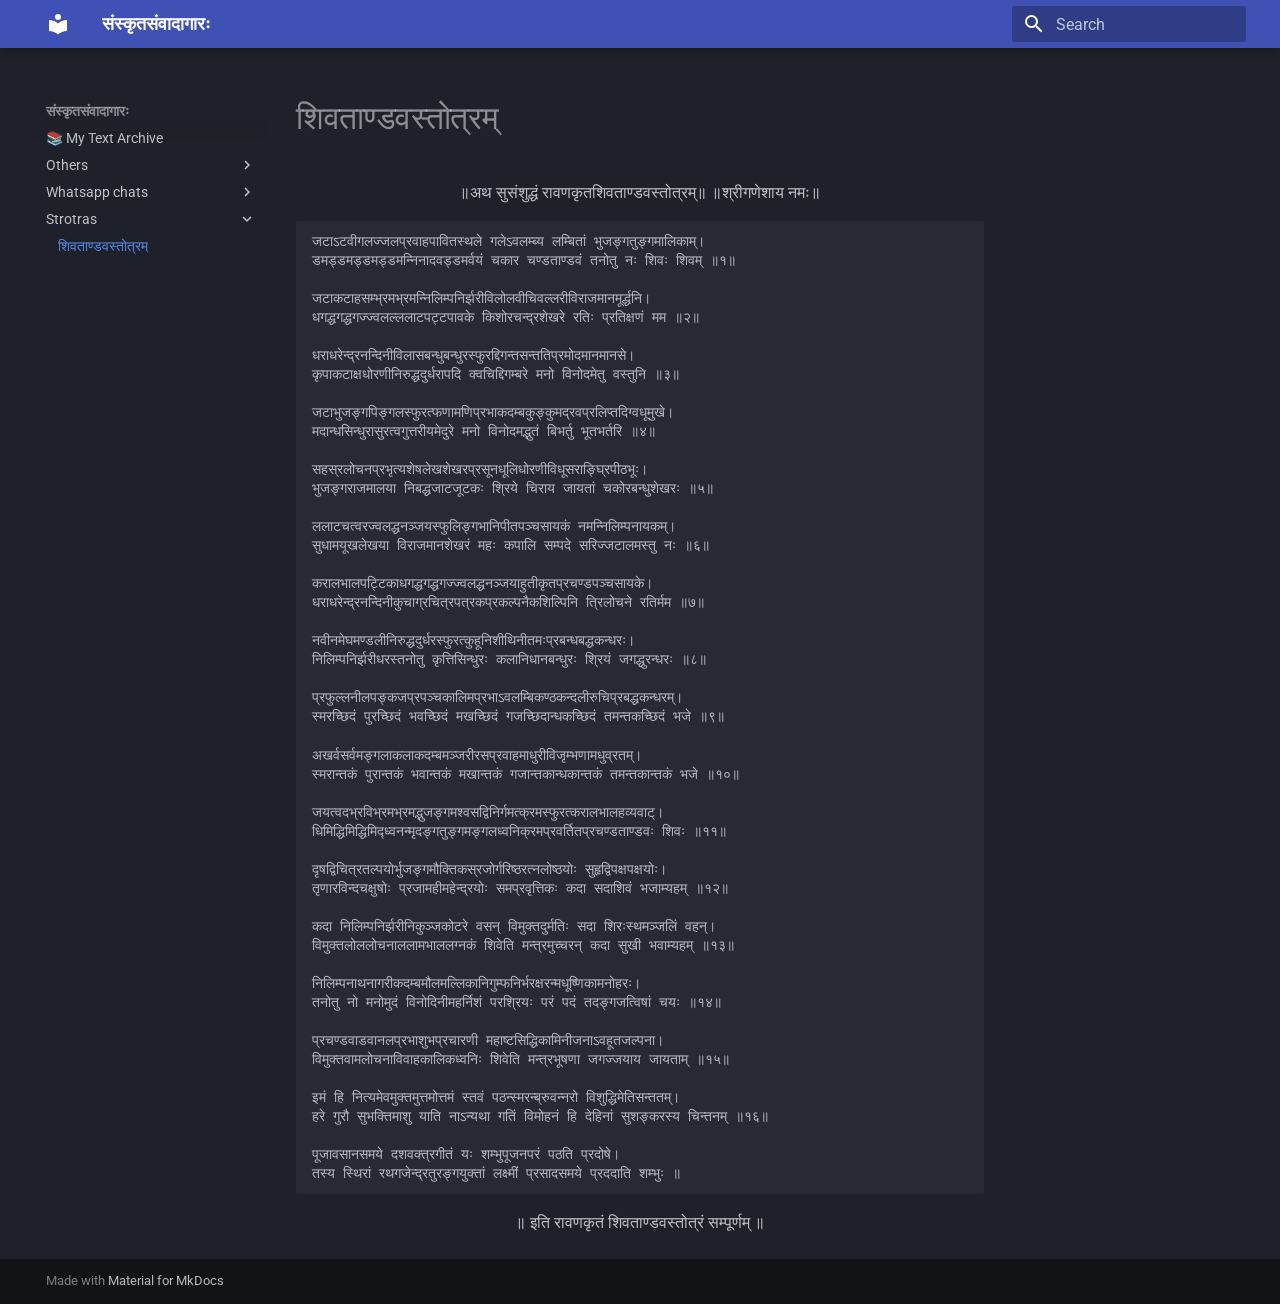
<file: strotras/Shiva Tandava Strotram/index.html>
<!doctype html>
<html lang="en" class="no-js">
  <head>
    
      <meta charset="utf-8">
      <meta name="viewport" content="width=device-width,initial-scale=1">
      
      
        <meta name="author" content="संस्कृत संवादः">
      
      
        <link rel="canonical" href="https://samvadah.github.io/strotras/Shiva%20Tandava%20Strotram/">
      
      
        <link rel="prev" href="../../Whatsapp%20chats/%E0%A4%B5%E0%A4%BE%E0%A4%97%E0%A5%8D%E0%A4%97%E0%A5%8B%E0%A4%B7%E0%A5%8D%E0%A4%A0%E0%A5%80%20%28Vaggosthi%29%20WhatsApp%20chat/">
      
      
      
        
      
      
      <link rel="icon" href="../../assets/images/favicon.png">
      <meta name="generator" content="mkdocs-1.6.1, mkdocs-material-9.8.2">
    
    
      
        <title>शिवताण्डवस्तोत्रम् - संस्कृतसंवादागारः</title>
      
    
    
      <link rel="stylesheet" href="../../assets/stylesheets/main.57a0d79d.min.css">
      
        
        <link rel="stylesheet" href="../../assets/stylesheets/palette.fb2fffe2.min.css">
      
      


    
    
      
    
    
      
        
        
        <link rel="preconnect" href="https://fonts.gstatic.com" crossorigin>
        <link rel="stylesheet" href="https://fonts.googleapis.com/css?family=Roboto:300,300i,400,400i,700,700i%7CRoboto+Mono:400,400i,700,700i&display=fallback">
        <style>:root{--md-text-font:"Roboto";--md-code-font:"Roboto Mono"}</style>
      
    
    
      <link rel="stylesheet" href="../../stylesheets/extra.css">
    
    <script>__md_scope=new URL("../..",location),__md_hash=e=>[...e].reduce(((e,_)=>(e<<5)-e+_.charCodeAt(0)),0),__md_get=(e,_=localStorage,t=__md_scope)=>JSON.parse(_.getItem(t.pathname+"."+e)),__md_set=(e,_,t=localStorage,a=__md_scope)=>{try{t.setItem(a.pathname+"."+e,JSON.stringify(_))}catch(e){}}</script>
    
      

    
    
  </head>
  
  
    
    
    
    
    
    <body dir="ltr" data-md-color-scheme="slate" data-md-color-primary="indigo" data-md-color-accent="indigo">
  
    
    <input class="md-toggle" data-md-toggle="drawer" type="checkbox" id="__drawer" autocomplete="off">
    <input class="md-toggle" data-md-toggle="search" type="checkbox" id="__search" autocomplete="off">
    <label class="md-overlay" for="__drawer"></label>
    <div data-md-component="skip">
      
        
        <a href="#_1" class="md-skip">
          Skip to content
        </a>
      
    </div>
    <div data-md-component="announce">
      
    </div>
    
    
      

  

<header class="md-header md-header--shadow" data-md-component="header">
  <nav class="md-header__inner md-grid" aria-label="Header">
    <a href="../.." title="संस्कृतसंवादागारः" class="md-header__button md-logo" aria-label="संस्कृतसंवादागारः" data-md-component="logo">
      
  
  <svg xmlns="http://www.w3.org/2000/svg" viewBox="0 0 24 24"><path d="M12 8a3 3 0 0 0 3-3 3 3 0 0 0-3-3 3 3 0 0 0-3 3 3 3 0 0 0 3 3m0 3.54C9.64 9.35 6.5 8 3 8v11c3.5 0 6.64 1.35 9 3.54 2.36-2.19 5.5-3.54 9-3.54V8c-3.5 0-6.64 1.35-9 3.54"/></svg>

    </a>
    <label class="md-header__button md-icon" for="__drawer">
      
      <svg xmlns="http://www.w3.org/2000/svg" viewBox="0 0 24 24"><path d="M3 6h18v2H3zm0 5h18v2H3zm0 5h18v2H3z"/></svg>
    </label>
    <div class="md-header__title" data-md-component="header-title">
      <div class="md-header__ellipsis">
        <div class="md-header__topic">
          <span class="md-ellipsis">
            संस्कृतसंवादागारः
          </span>
        </div>
        <div class="md-header__topic" data-md-component="header-topic">
          <span class="md-ellipsis">
            
              शिवताण्डवस्तोत्रम्
            
          </span>
        </div>
      </div>
    </div>
    
      
    
    
    
    
      
      
        <label class="md-header__button md-icon" for="__search">
          
          <svg xmlns="http://www.w3.org/2000/svg" viewBox="0 0 24 24"><path d="M9.5 3A6.5 6.5 0 0 1 16 9.5c0 1.61-.59 3.09-1.56 4.23l.27.27h.79l5 5-1.5 1.5-5-5v-.79l-.27-.27A6.52 6.52 0 0 1 9.5 16 6.5 6.5 0 0 1 3 9.5 6.5 6.5 0 0 1 9.5 3m0 2C7 5 5 7 5 9.5S7 14 9.5 14 14 12 14 9.5 12 5 9.5 5"/></svg>
        </label>
        <div class="md-search" data-md-component="search" role="dialog">
  <label class="md-search__overlay" for="__search"></label>
  <div class="md-search__inner" role="search">
    <form class="md-search__form" name="search">
      <input type="text" class="md-search__input" name="query" aria-label="Search" placeholder="Search" autocapitalize="off" autocorrect="off" autocomplete="off" spellcheck="false" data-md-component="search-query" required>
      <label class="md-search__icon md-icon" for="__search">
        
        <svg xmlns="http://www.w3.org/2000/svg" viewBox="0 0 24 24"><path d="M9.5 3A6.5 6.5 0 0 1 16 9.5c0 1.61-.59 3.09-1.56 4.23l.27.27h.79l5 5-1.5 1.5-5-5v-.79l-.27-.27A6.52 6.52 0 0 1 9.5 16 6.5 6.5 0 0 1 3 9.5 6.5 6.5 0 0 1 9.5 3m0 2C7 5 5 7 5 9.5S7 14 9.5 14 14 12 14 9.5 12 5 9.5 5"/></svg>
        
        <svg xmlns="http://www.w3.org/2000/svg" viewBox="0 0 24 24"><path d="M20 11v2H8l5.5 5.5-1.42 1.42L4.16 12l7.92-7.92L13.5 5.5 8 11z"/></svg>
      </label>
      <nav class="md-search__options" aria-label="Search">
        
        <button type="reset" class="md-search__icon md-icon" title="Clear" aria-label="Clear" tabindex="-1">
          
          <svg xmlns="http://www.w3.org/2000/svg" viewBox="0 0 24 24"><path d="M19 6.41 17.59 5 12 10.59 6.41 5 5 6.41 10.59 12 5 17.59 6.41 19 12 13.41 17.59 19 19 17.59 13.41 12z"/></svg>
        </button>
      </nav>
      
        <div class="md-search__suggest" data-md-component="search-suggest"></div>
      
    </form>
    <div class="md-search__output">
      <div class="md-search__scrollwrap" tabindex="0" data-md-scrollfix>
        <div class="md-search-result" data-md-component="search-result">
          <div class="md-search-result__meta">
            Initializing search
          </div>
          <ol class="md-search-result__list" role="presentation"></ol>
        </div>
      </div>
    </div>
  </div>
</div>
      
    
    
  </nav>
  
</header>
    
    <div class="md-container" data-md-component="container">
      
      
        
          
        
      
      <main class="md-main" data-md-component="main">
        <div class="md-main__inner md-grid">
          
            
              
              <div class="md-sidebar md-sidebar--primary" data-md-component="sidebar" data-md-type="navigation" >
                <div class="md-sidebar__scrollwrap">
                  <div class="md-sidebar__inner">
                    



<nav class="md-nav md-nav--primary" aria-label="Navigation" data-md-level="0">
  <label class="md-nav__title" for="__drawer">
    <a href="../.." title="संस्कृतसंवादागारः" class="md-nav__button md-logo" aria-label="संस्कृतसंवादागारः" data-md-component="logo">
      
  
  <svg xmlns="http://www.w3.org/2000/svg" viewBox="0 0 24 24"><path d="M12 8a3 3 0 0 0 3-3 3 3 0 0 0-3-3 3 3 0 0 0-3 3 3 3 0 0 0 3 3m0 3.54C9.64 9.35 6.5 8 3 8v11c3.5 0 6.64 1.35 9 3.54 2.36-2.19 5.5-3.54 9-3.54V8c-3.5 0-6.64 1.35-9 3.54"/></svg>

    </a>
    संस्कृतसंवादागारः
  </label>
  
  <ul class="md-nav__list" data-md-scrollfix>
    
      
      
  
  
  
  
    <li class="md-nav__item">
      <a href="../.." class="md-nav__link">
        
  
  
  <span class="md-ellipsis">
    
  
    📚 My Text Archive
  

    
  </span>
  
  

      </a>
    </li>
  

    
      
      
  
  
  
  
    
    
    
    
    
    <li class="md-nav__item md-nav__item--nested">
      
        
        
        <input class="md-nav__toggle md-toggle " type="checkbox" id="__nav_2" >
        
          
          <label class="md-nav__link" for="__nav_2" id="__nav_2_label" tabindex="0">
            
  
  
  <span class="md-ellipsis">
    
  
    Others
  

    
  </span>
  
  

            <span class="md-nav__icon md-icon"></span>
          </label>
        
        <nav class="md-nav" data-md-level="1" aria-labelledby="__nav_2_label" aria-expanded="false">
          <label class="md-nav__title" for="__nav_2">
            <span class="md-nav__icon md-icon"></span>
            
  
    Others
  

          </label>
          <ul class="md-nav__list" data-md-scrollfix>
            
              
                
  
  
  
  
    <li class="md-nav__item">
      <a href="../../Others/%E0%A4%95%E0%A4%BE%E0%A4%B2%E0%A4%BF%E0%A4%A6%E0%A4%BE%E0%A4%B8%E0%A5%8B%E0%A4%BD%E0%A4%B9%E0%A4%AE%E0%A5%8D/" class="md-nav__link">
        
  
  
  <span class="md-ellipsis">
    
  
    कालिदासोऽहम्
  

    
  </span>
  
  

      </a>
    </li>
  

              
            
          </ul>
        </nav>
      
    </li>
  

    
      
      
  
  
  
  
    
    
    
    
    
    <li class="md-nav__item md-nav__item--nested">
      
        
        
        <input class="md-nav__toggle md-toggle " type="checkbox" id="__nav_3" >
        
          
          <label class="md-nav__link" for="__nav_3" id="__nav_3_label" tabindex="0">
            
  
  
  <span class="md-ellipsis">
    
  
    Whatsapp chats
  

    
  </span>
  
  

            <span class="md-nav__icon md-icon"></span>
          </label>
        
        <nav class="md-nav" data-md-level="1" aria-labelledby="__nav_3_label" aria-expanded="false">
          <label class="md-nav__title" for="__nav_3">
            <span class="md-nav__icon md-icon"></span>
            
  
    Whatsapp chats
  

          </label>
          <ul class="md-nav__list" data-md-scrollfix>
            
              
                
  
  
  
  
    <li class="md-nav__item">
      <a href="../../Whatsapp%20chats/Nothing/" class="md-nav__link">
        
  
  
  <span class="md-ellipsis">
    
  
    Nothing
  

    
  </span>
  
  

      </a>
    </li>
  

              
            
              
                
  
  
  
  
    <li class="md-nav__item">
      <a href="../../Whatsapp%20chats/Sanskrit%20Wikipedia%20whatsapp%20chat/" class="md-nav__link">
        
  
  
  <span class="md-ellipsis">
    
  
    Sanskrit Wikipedia whatsapp chat
  

    
  </span>
  
  

      </a>
    </li>
  

              
            
              
                
  
  
  
  
    <li class="md-nav__item">
      <a href="../../Whatsapp%20chats/%E0%A4%AA%E0%A5%8D%E0%A4%B0%E0%A4%B6%E0%A5%8D%E0%A4%A8%E0%A5%8B%E0%A4%A4%E0%A5%8D%E0%A4%A4%E0%A4%B0%E0%A4%AE%E0%A5%8D%20%28Prashnottaram%29%20%E2%80%93%20Sanskrit%20Q%26A%20WhatsApp%20chat/" class="md-nav__link">
        
  
  
  <span class="md-ellipsis">
    
  
    प्रश्नोत्तरम् (Prashnottaram) – Sanskrit Q&A WhatsApp chat
  

    
  </span>
  
  

      </a>
    </li>
  

              
            
              
                
  
  
  
  
    <li class="md-nav__item">
      <a href="../../Whatsapp%20chats/%E0%A4%B5%E0%A4%BE%E0%A4%97%E0%A5%8D%E0%A4%97%E0%A5%8B%E0%A4%B7%E0%A5%8D%E0%A4%A0%E0%A5%80%20%28Vaggosthi%29%20WhatsApp%20chat/" class="md-nav__link">
        
  
  
  <span class="md-ellipsis">
    
  
    वाग्गोष्ठी (Vaggosthi) WhatsApp chat
  

    
  </span>
  
  

      </a>
    </li>
  

              
            
          </ul>
        </nav>
      
    </li>
  

    
      
      
  
  
    
  
  
  
    
    
    
    
    
    <li class="md-nav__item md-nav__item--active md-nav__item--nested">
      
        
        
        <input class="md-nav__toggle md-toggle " type="checkbox" id="__nav_4" checked>
        
          
          <label class="md-nav__link" for="__nav_4" id="__nav_4_label" tabindex="0">
            
  
  
  <span class="md-ellipsis">
    
  
    Strotras
  

    
  </span>
  
  

            <span class="md-nav__icon md-icon"></span>
          </label>
        
        <nav class="md-nav" data-md-level="1" aria-labelledby="__nav_4_label" aria-expanded="true">
          <label class="md-nav__title" for="__nav_4">
            <span class="md-nav__icon md-icon"></span>
            
  
    Strotras
  

          </label>
          <ul class="md-nav__list" data-md-scrollfix>
            
              
                
  
  
    
  
  
  
    <li class="md-nav__item md-nav__item--active">
      
      <input class="md-nav__toggle md-toggle" type="checkbox" id="__toc">
      
      
        
      
      
      <a href="./" class="md-nav__link md-nav__link--active">
        
  
  
  <span class="md-ellipsis">
    
  
    शिवताण्डवस्तोत्रम्
  

    
  </span>
  
  

      </a>
      
    </li>
  

              
            
          </ul>
        </nav>
      
    </li>
  

    
  </ul>
</nav>
                  </div>
                </div>
              </div>
            
            
              
              <div class="md-sidebar md-sidebar--secondary" data-md-component="sidebar" data-md-type="toc" >
                <div class="md-sidebar__scrollwrap">
                  <div class="md-sidebar__inner">
                    

<nav class="md-nav md-nav--secondary" aria-label="Table of contents">
  
  
  
    
  
  
</nav>
                  </div>
                </div>
              </div>
            
          
          
            <div class="md-content" data-md-component="content">
              
              <article class="md-content__inner md-typeset">
                
                  



<h1 id="_1">शिवताण्डवस्तोत्रम्</h1>
<p align="center">॥अथ सुसंशुद्धं रावणकृतशिवताण्डवस्तोत्रम्॥
  ॥श्रीगणेशाय नमः॥</p>

<pre><code class="language-text">जटाऽटवीगलज्जलप्रवाहपावितस्थले गलेऽवलम्ब्य लम्बितां भुजङ्गतुङ्गमालिकाम्।
डमड्डमड्डमड्डमन्निनादवड्डमर्वयं चकार चण्डताण्डवं तनोतु नः शिवः शिवम् ‍॥१॥

जटाकटाहसम्भ्रमभ्रमन्निलिम्पनिर्झरीविलोलवीचिवल्लरीविराजमानमूर्द्धनि।
धगद्धगद्धगज्ज्वलल्ललाटपट्टपावके किशोरचन्द्रशेखरे रतिः प्रतिक्षणं मम ‍॥२॥

धराधरेन्द्रनन्दिनीविलासबन्धुबन्धुरस्फुरद्दिगन्तसन्ततिप्रमोदमानमानसे।
कृपाकटाक्षधोरणीनिरुद्धदुर्धरापदि क्वचिद्दिगम्बरे मनो विनोदमेतु वस्तुनि ‍॥३॥

जटाभुजङ्गपिङ्गलस्फुरत्फणामणिप्रभाकदम्बकुङ्कुमद्रवप्रलिप्तदिग्वधूमुखे।
मदान्धसिन्धुरासुरत्वगुत्तरीयमेदुरे मनो विनोदमद्भुतं बिभर्तु भूतभर्तरि ‍॥४॥

सहस्रलोचनप्रभृत्यशेषलेखशेखरप्रसूनधूलिधोरणीविधूसराङ्घ्रिपीठभूः।
भुजङ्गराजमालया निबद्धजाटजूटकः श्रिये चिराय जायतां चकोरबन्धुशेखरः ‍॥५‍॥

ललाटचत्वरज्वलद्धनञ्जयस्फुलिङ्गभानिपीतपञ्चसायकं नमन्निलिम्पनायकम्।
सुधामयूखलेखया विराजमानशेखरं महः कपालि सम्पदे सरिज्जटालमस्तु नः ‍॥६‍॥

करालभालपट्टिकाधगद्धगद्धगज्ज्वलद्धनञ्जयाहुतीकृतप्रचण्डपञ्चसायके।
धराधरेन्द्रनन्दिनीकुचाग्रचित्रपत्रकप्रकल्पनैकशिल्पिनि त्रिलोचने रतिर्मम ‍॥७॥

नवीनमेघमण्डलीनिरुद्धदुर्धरस्फुरत्कुहूनिशीथिनीतमःप्रबन्धबद्धकन्धरः।
निलिम्पनिर्झरीधरस्तनोतु कृत्तिसिन्धुरः कलानिधानबन्धुरः श्रियं जगद्धुरन्धरः ‍॥८॥

प्रफुल्लनीलपङ्कजप्रपञ्चकालिमप्रभाऽवलम्बिकण्ठकन्दलीरुचिप्रबद्धकन्धरम्।
स्मरच्छिदं पुरच्छिदं भवच्छिदं मखच्छिदं गजच्छिदान्धकच्छिदं तमन्तकच्छिदं भजे ‍॥९॥

अखर्वसर्वमङ्गलाकलाकदम्बमञ्जरीरसप्रवाहमाधुरीविजृम्भणामधुव्रतम्।
स्मरान्तकं पुरान्तकं भवान्तकं मखान्तकं गजान्तकान्धकान्तकं तमन्तकान्तकं भजे ‍॥१०॥

जयत्वदभ्रविभ्रमभ्रमद्भुजङ्गमश्वसद्विनिर्गमत्क्रमस्फुरत्करालभालहव्यवाट्।
धिमिद्धिमिद्धिमिद्ध्वनन्मृदङ्गतुङ्गमङ्गलध्वनिक्रमप्रवर्तितप्रचण्डताण्डवः शिवः ‍॥११॥

दृषद्विचित्रतल्पयोर्भुजङ्गमौक्तिकस्रजोर्गरिष्ठरत्नलोष्ठयोः सुहृद्विपक्षपक्षयोः।
तृणारविन्दचक्षुषोः प्रजामहीमहेन्द्रयोः समप्रवृत्तिकः कदा सदाशिवं भजाम्यहम् ‍॥१२‍॥

कदा निलिम्पनिर्झरीनिकुञ्जकोटरे वसन् विमुक्तदुर्मतिः सदा शिरःस्थमञ्जलिं वहन्।
विमुक्तलोललोचनाललामभाललग्नकं शिवेति मन्त्रमुच्चरन् कदा सुखी भवाम्यहम् ‍॥१३॥

निलिम्पनाथनागरीकदम्बमौलमल्लिकानिगुम्फनिर्भरक्षरन्मधूष्णिकामनोहरः।
तनोतु नो मनोमुदं विनोदिनीमहर्निशं परश्रियः परं पदं तदङ्गजत्विषां चयः ‍॥१४॥

प्रचण्डवाडवानलप्रभाशुभप्रचारणी महाष्टसिद्धिकामिनीजनाऽवहूतजल्पना।
विमुक्तवामलोचनाविवाहकालिकध्वनिः शिवेति मन्त्रभूषणा जगज्जयाय जायताम् ‍॥१५॥

इमं हि नित्यमेवमुक्तमुत्तमोत्तमं स्तवं पठन्स्मरन्ब्रुवन्नरो विशुद्धिमेतिसन्ततम्।
हरे गुरौ सुभक्तिमाशु याति नाऽन्यथा गतिं विमोहनं हि देहिनां सुशङ्करस्य चिन्तनम् ‍॥१६॥

पूजावसानसमये दशवक्त्रगीतं यः शम्भुपूजनपरं पठति प्रदोषे।
तस्य स्थिरां रथगजेन्द्रतुरङ्गयुक्तां लक्ष्मीं प्रसादसमये प्रददाति शम्भुः ‍॥
</code></pre>
<p align="center">॥ इति रावणकृतं शिवताण्डवस्तोत्रं सम्पूर्णम् ॥</p>












                
              </article>
            </div>
          
          
<script>var target=document.getElementById(location.hash.slice(1));target&&target.name&&(target.checked=target.name.startsWith("__tabbed_"))</script>
        </div>
        
      </main>
      
        <footer class="md-footer">
  
  <div class="md-footer-meta md-typeset">
    <div class="md-footer-meta__inner md-grid">
      <div class="md-copyright">
  
  
    Made with
    <a href="https://squidfunk.github.io/mkdocs-material/" target="_blank" rel="noopener">
      Material for MkDocs
    </a>
  
</div>
      
    </div>
  </div>
</footer>
      
    </div>
    <div class="md-dialog" data-md-component="dialog">
      <div class="md-dialog__inner md-typeset"></div>
    </div>
    
    
    
      
      
      <script id="__config" type="application/json">{"annotate": null, "base": "../..", "features": ["navigation.instant", "navigation.tracking", "search.suggest", "search.highlight"], "search": "../../assets/javascripts/workers/search.a7633da7.min.js", "tags": null, "translations": {"clipboard.copied": "Copied to clipboard", "clipboard.copy": "Copy to clipboard", "search.result.more.one": "1 more on this page", "search.result.more.other": "# more on this page", "search.result.none": "No matching documents", "search.result.one": "1 matching document", "search.result.other": "# matching documents", "search.result.placeholder": "Type to start searching", "search.result.term.missing": "Missing", "select.version": "Select version"}, "version": null}</script>
    
    
      <script src="../../assets/javascripts/bundle.a5f9d56c.min.js"></script>
      
        <script src="../../javascripts/collapsible-headings.js"></script>
      
    
  </body>
</html>
</file>
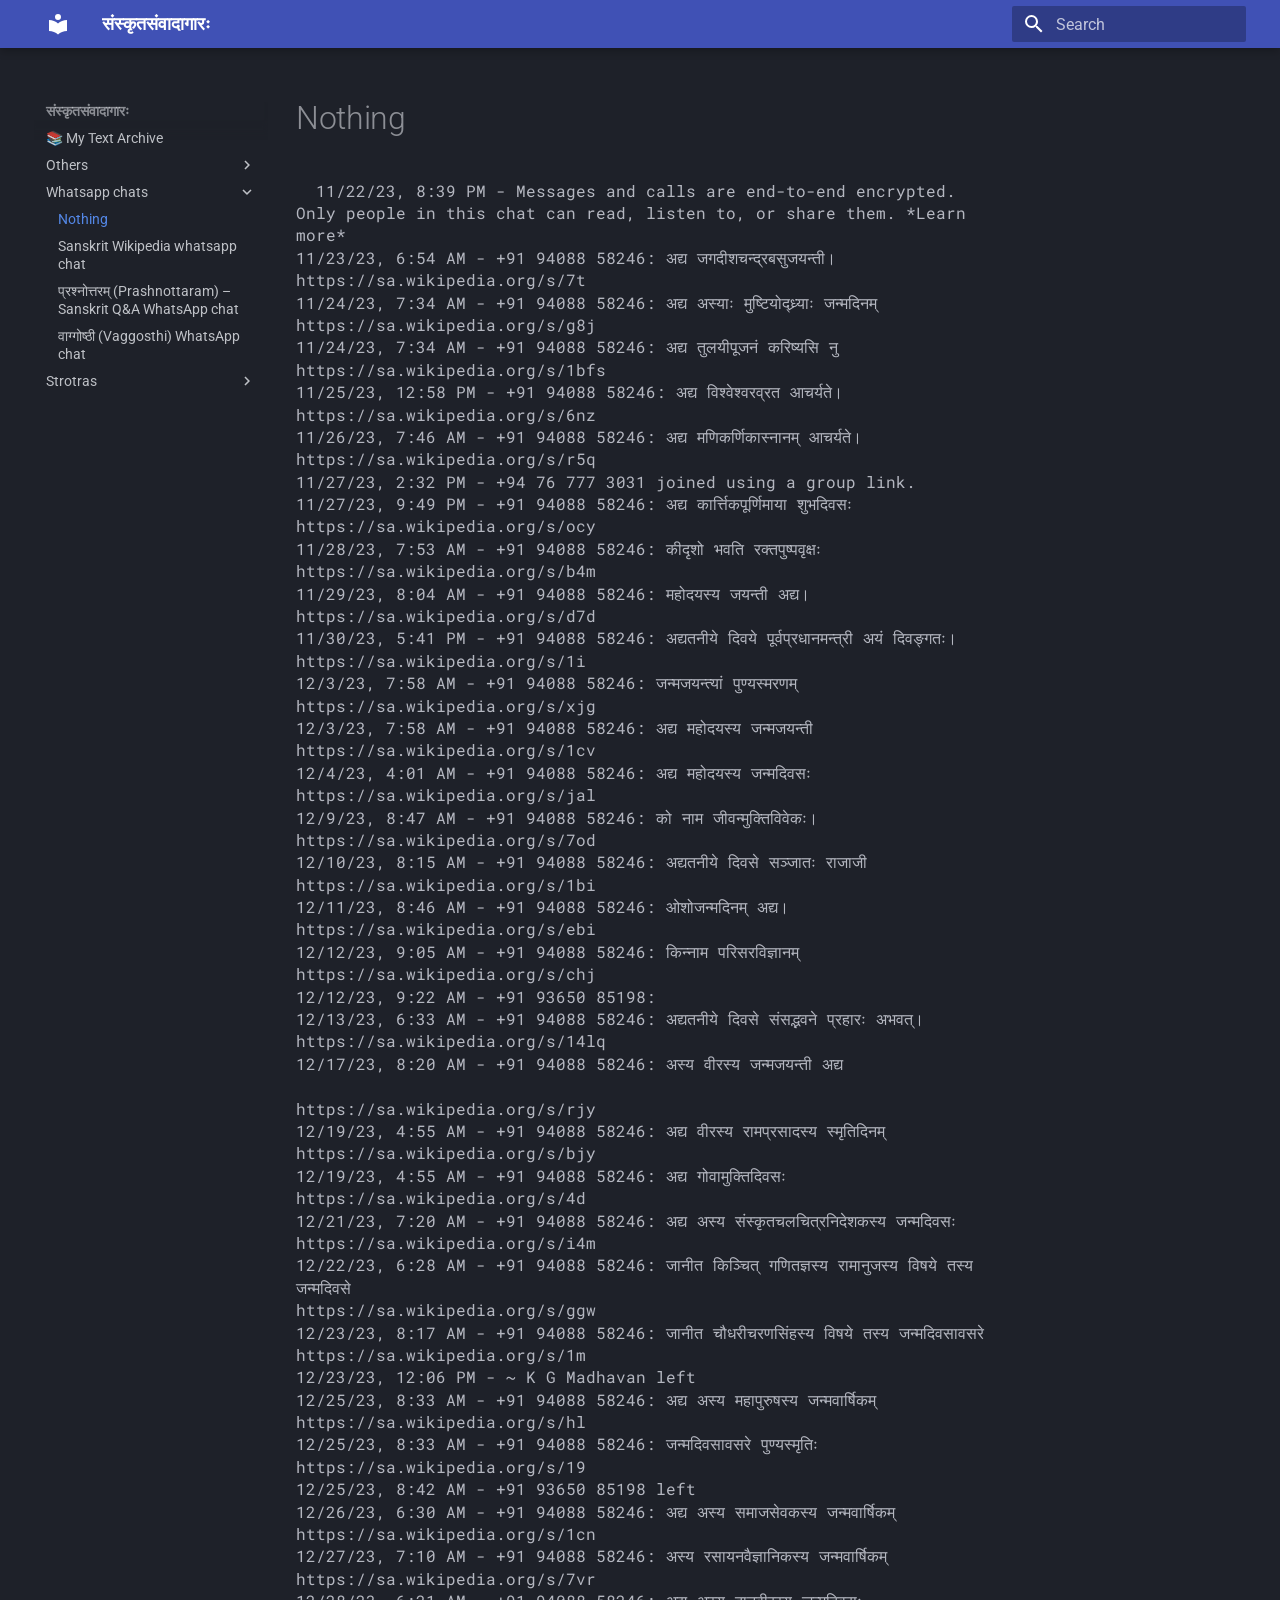
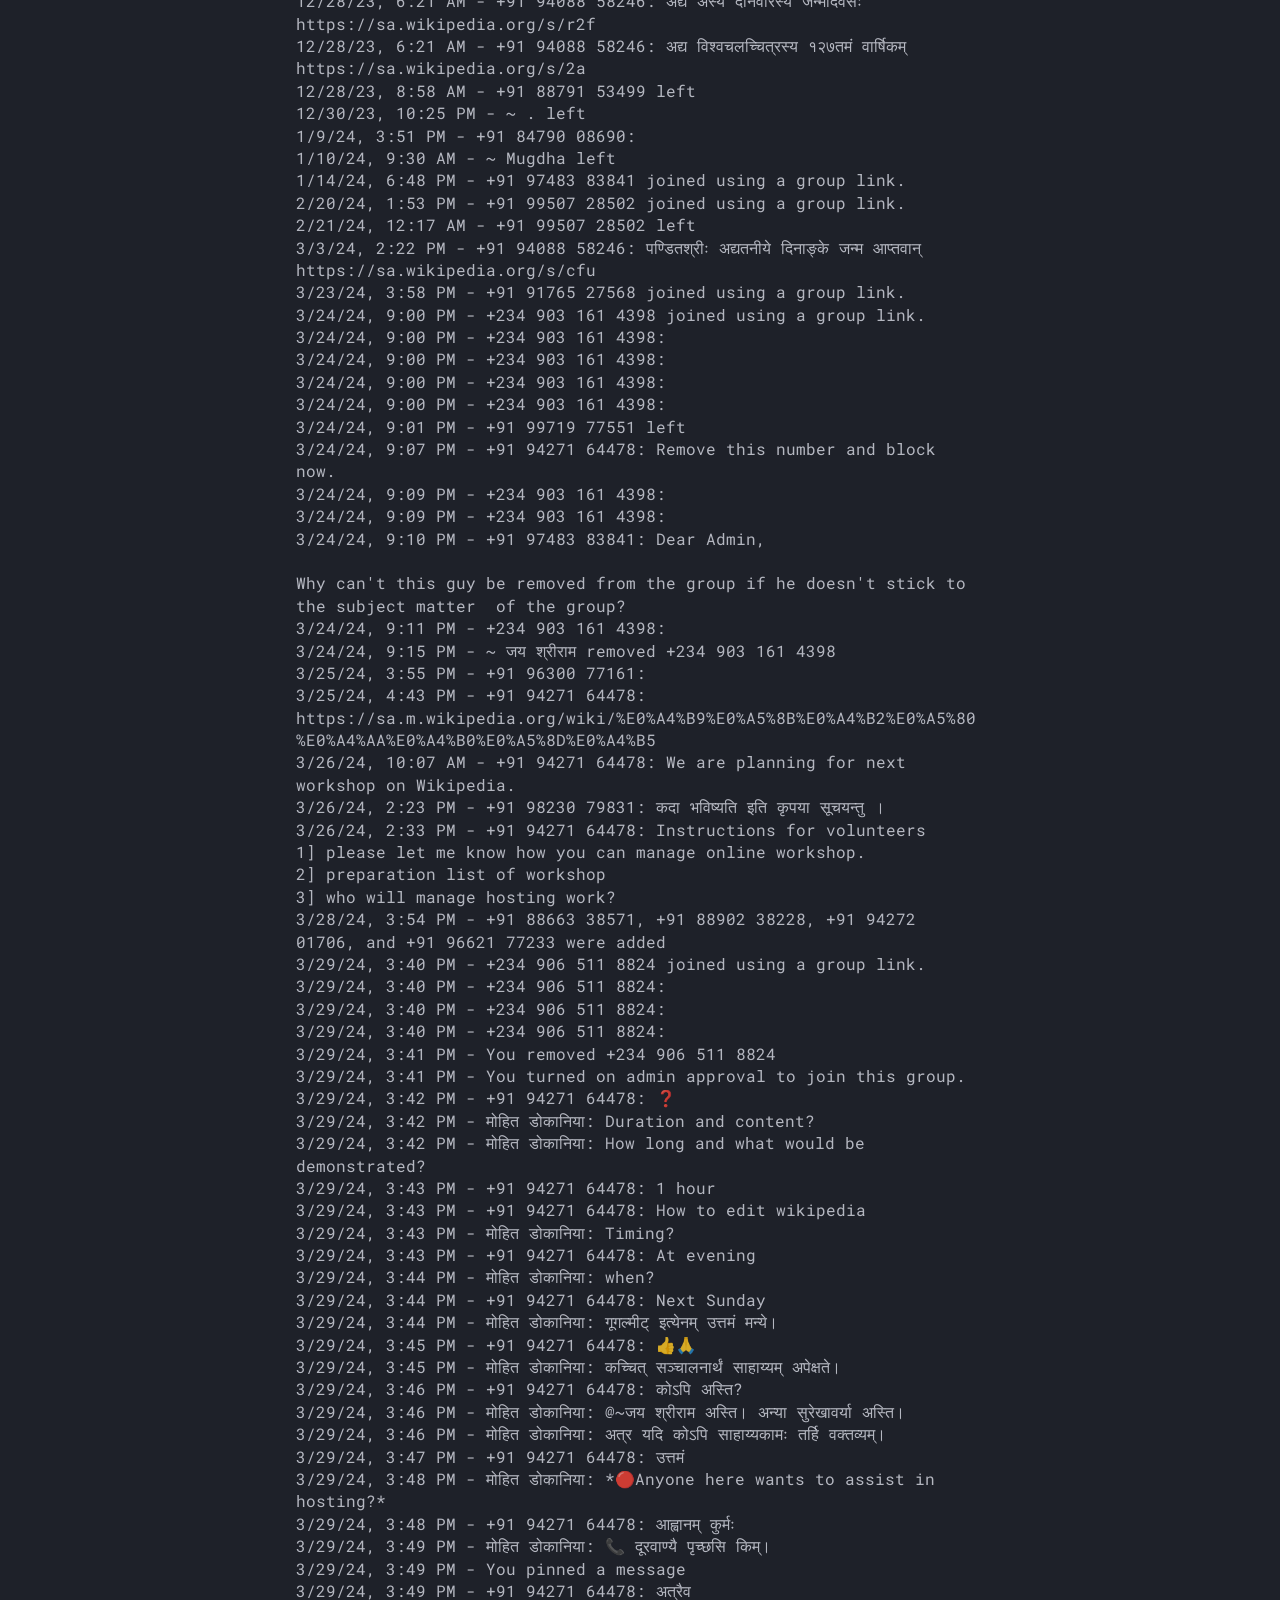
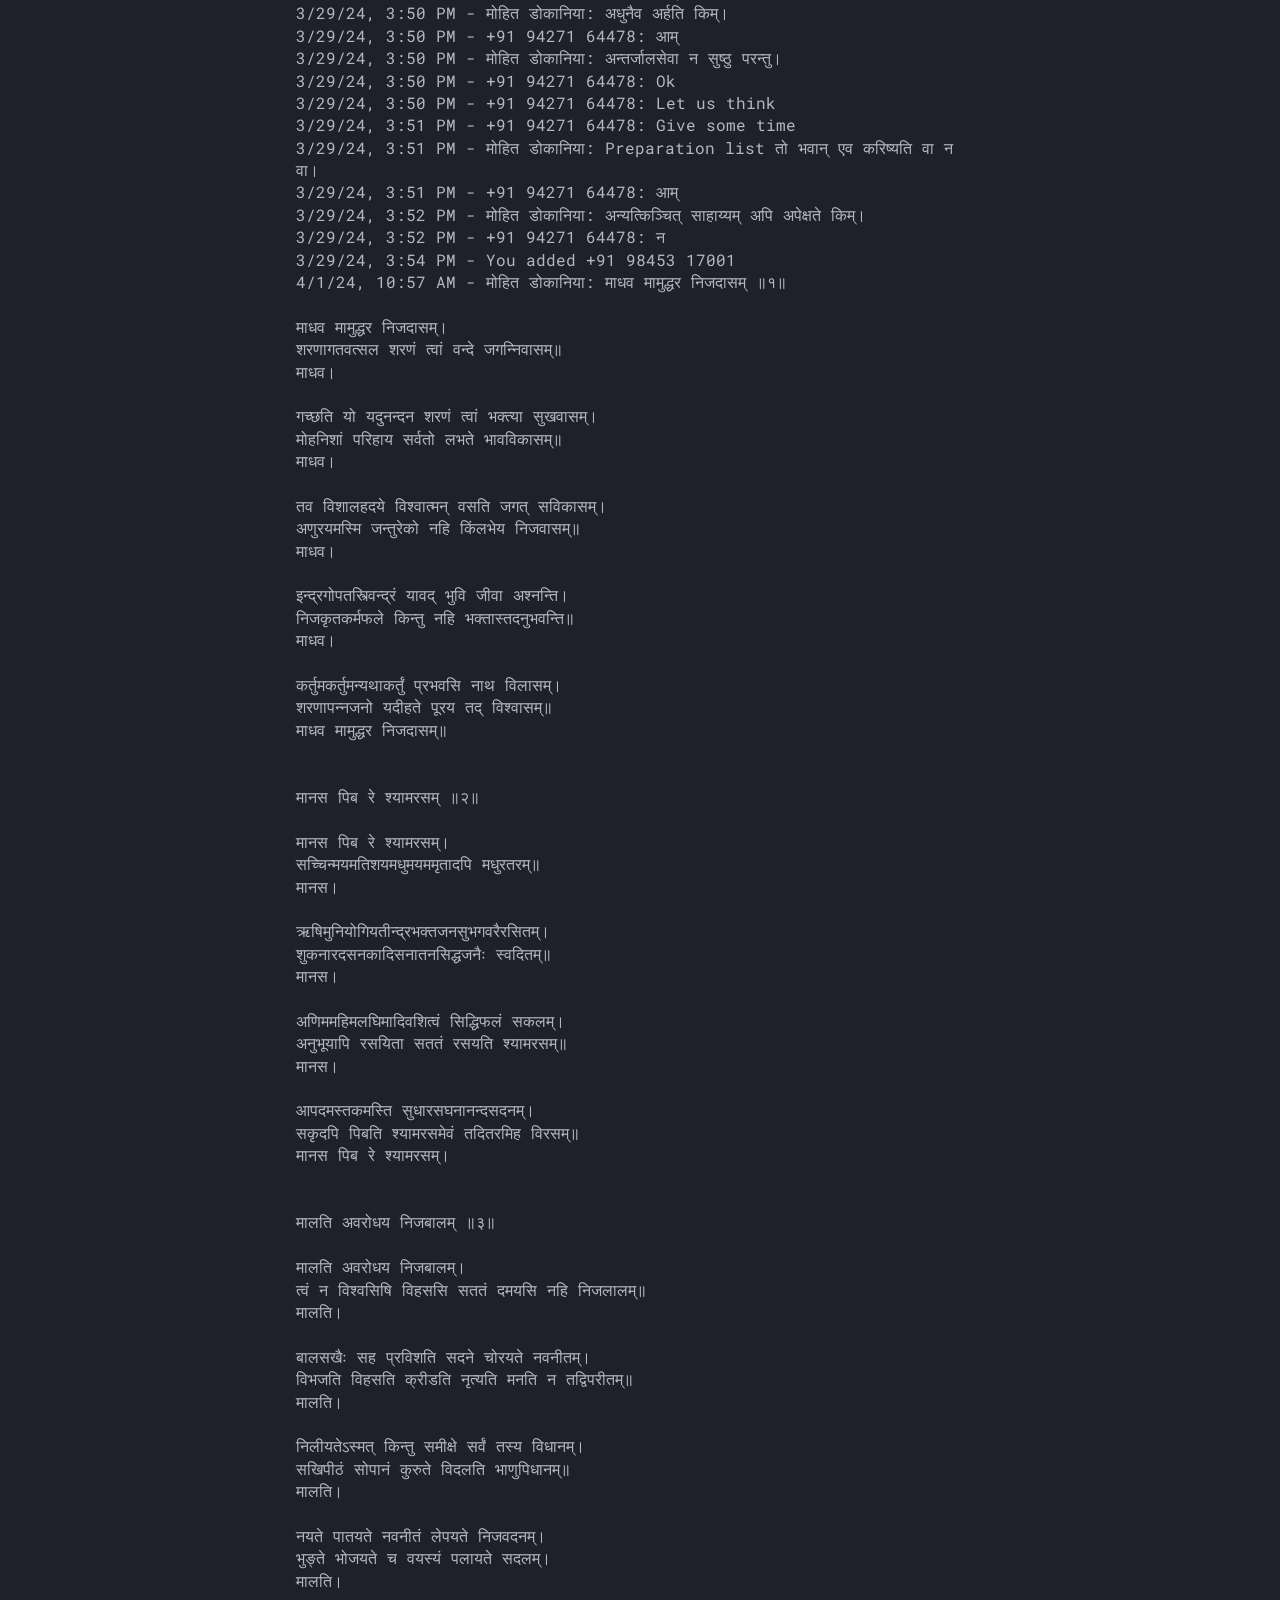
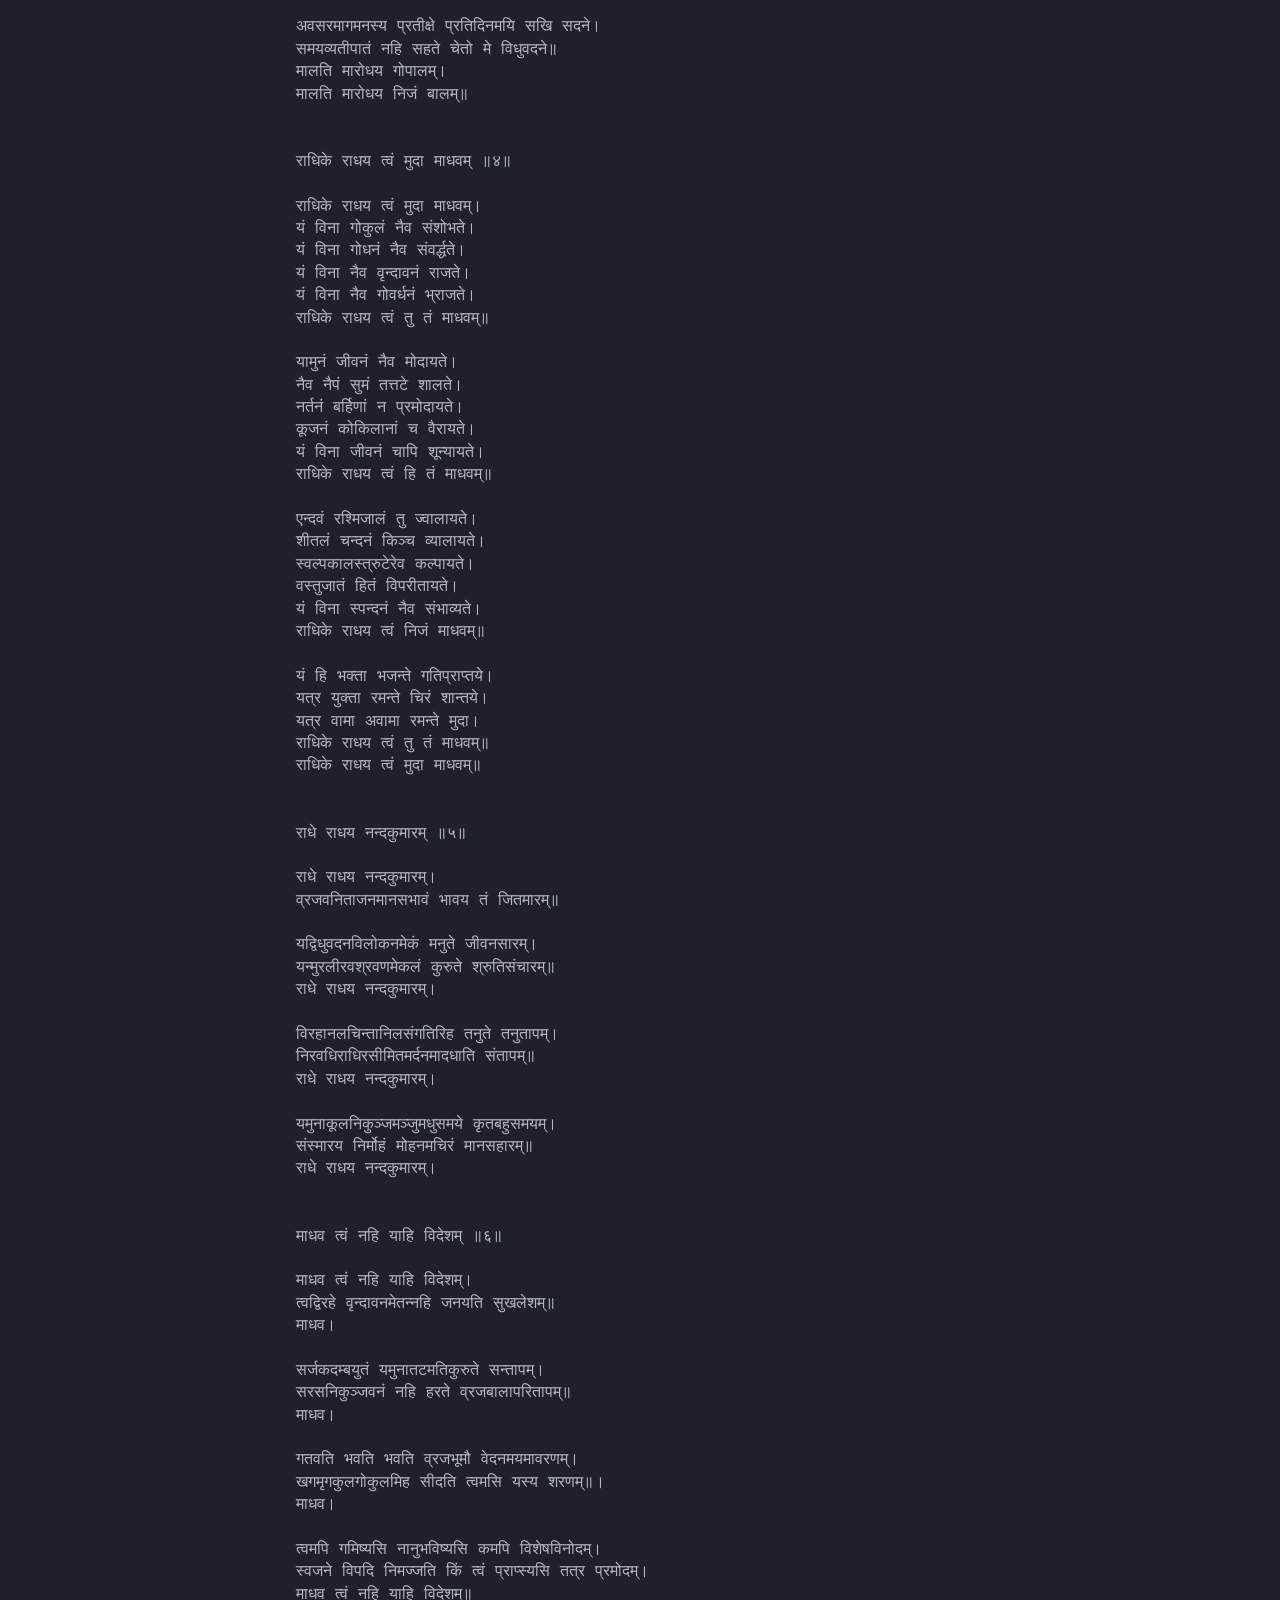
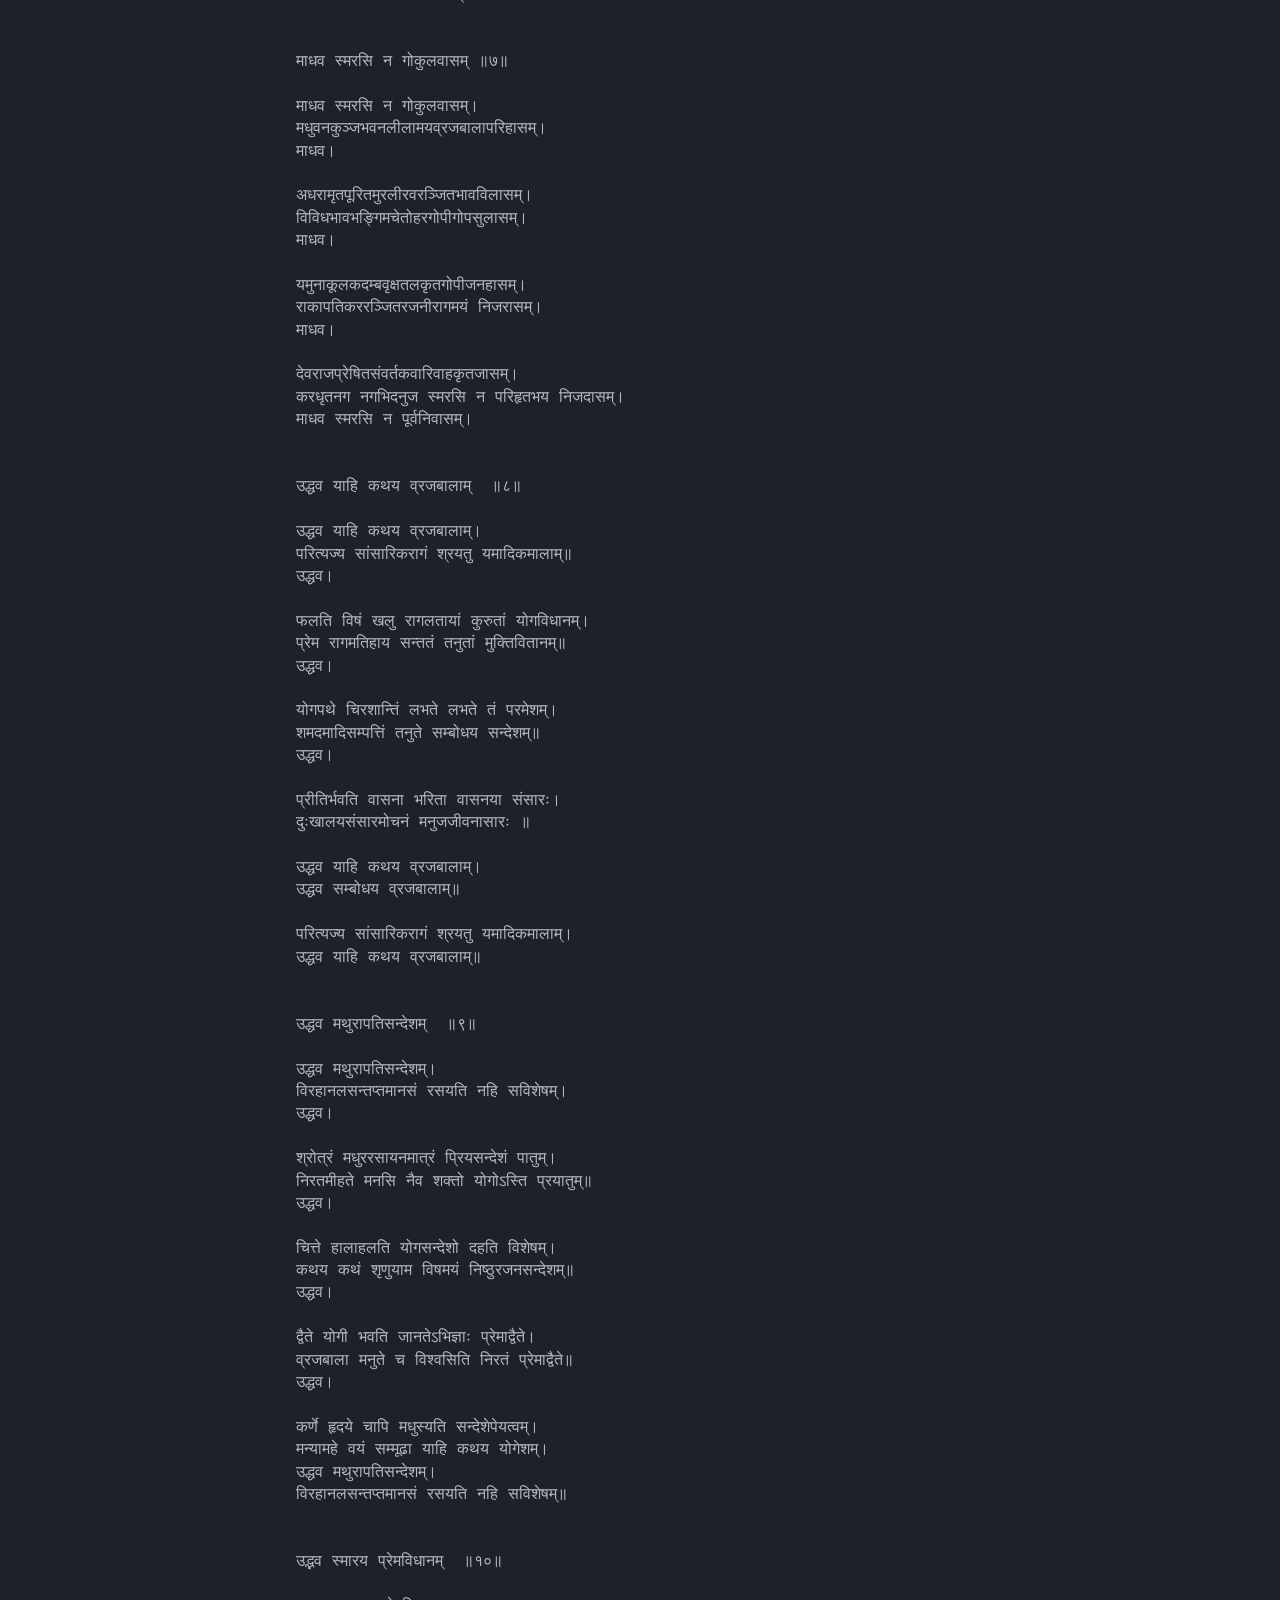
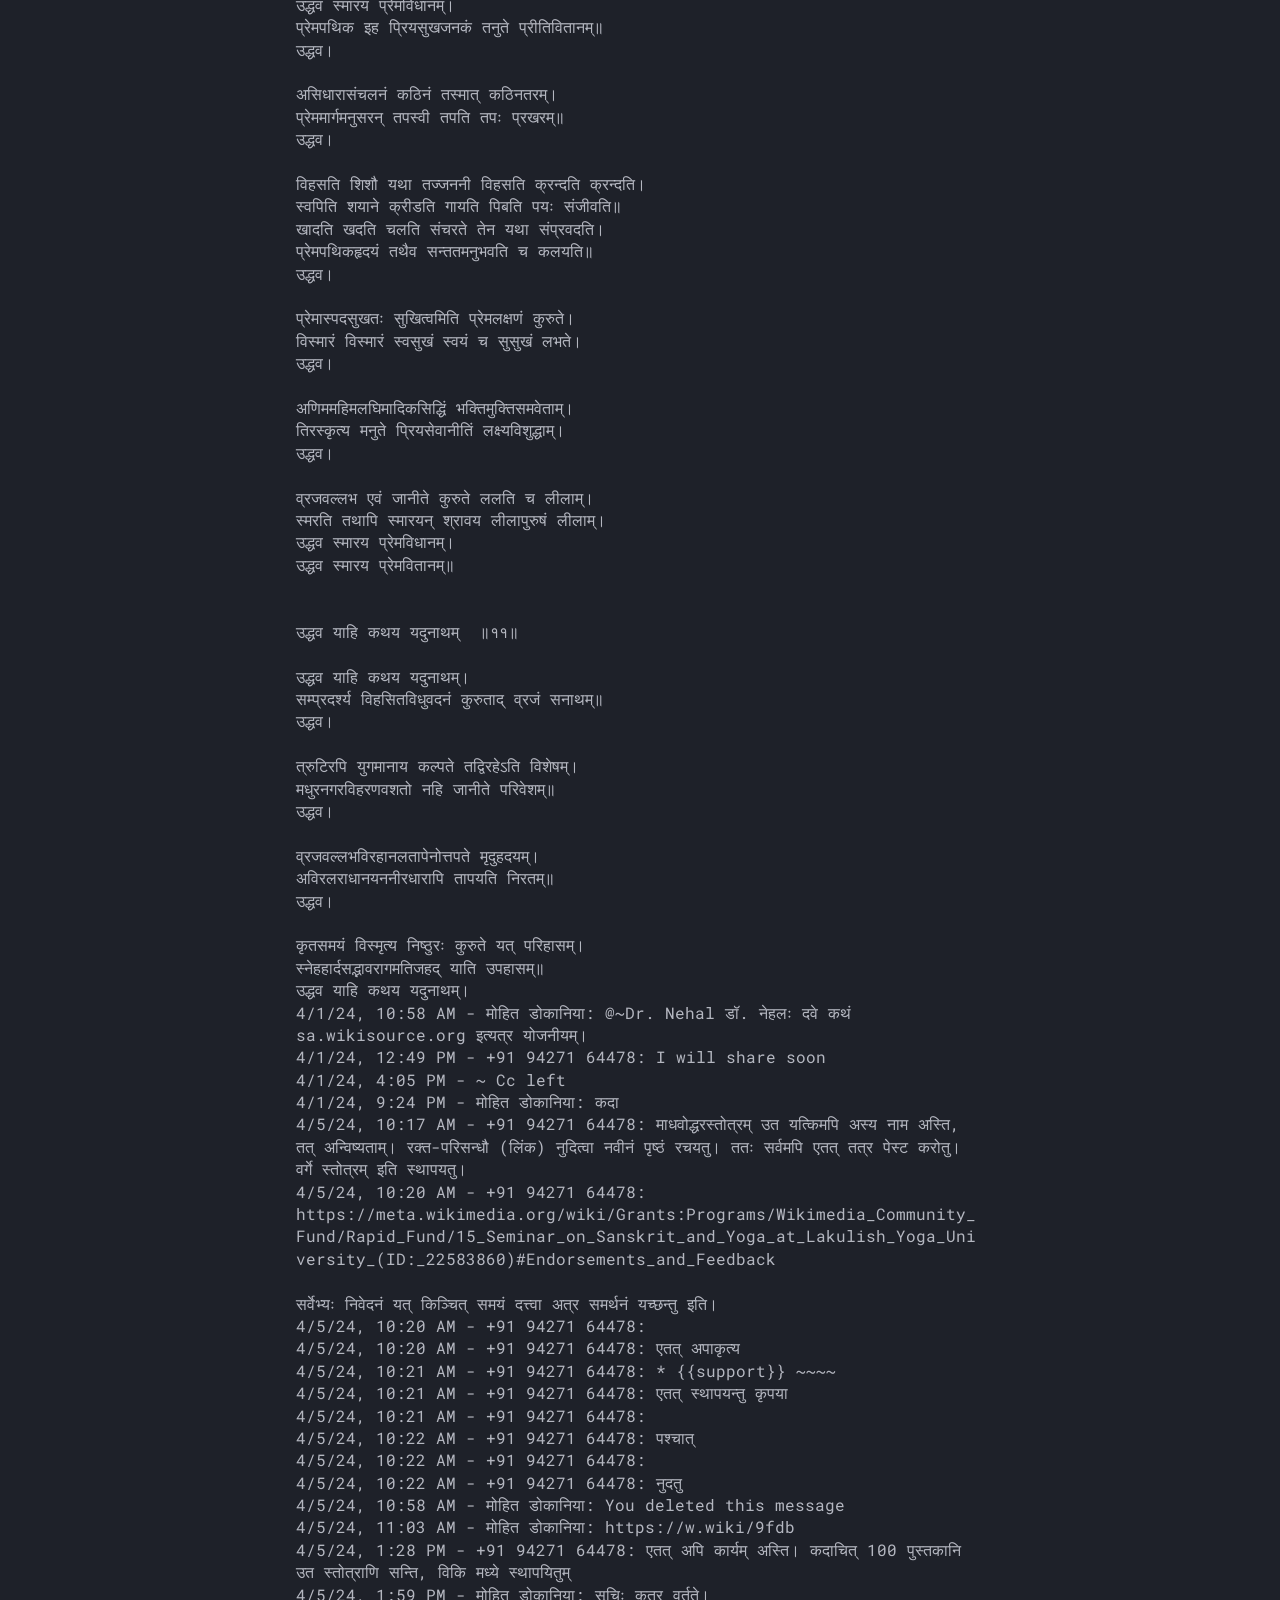
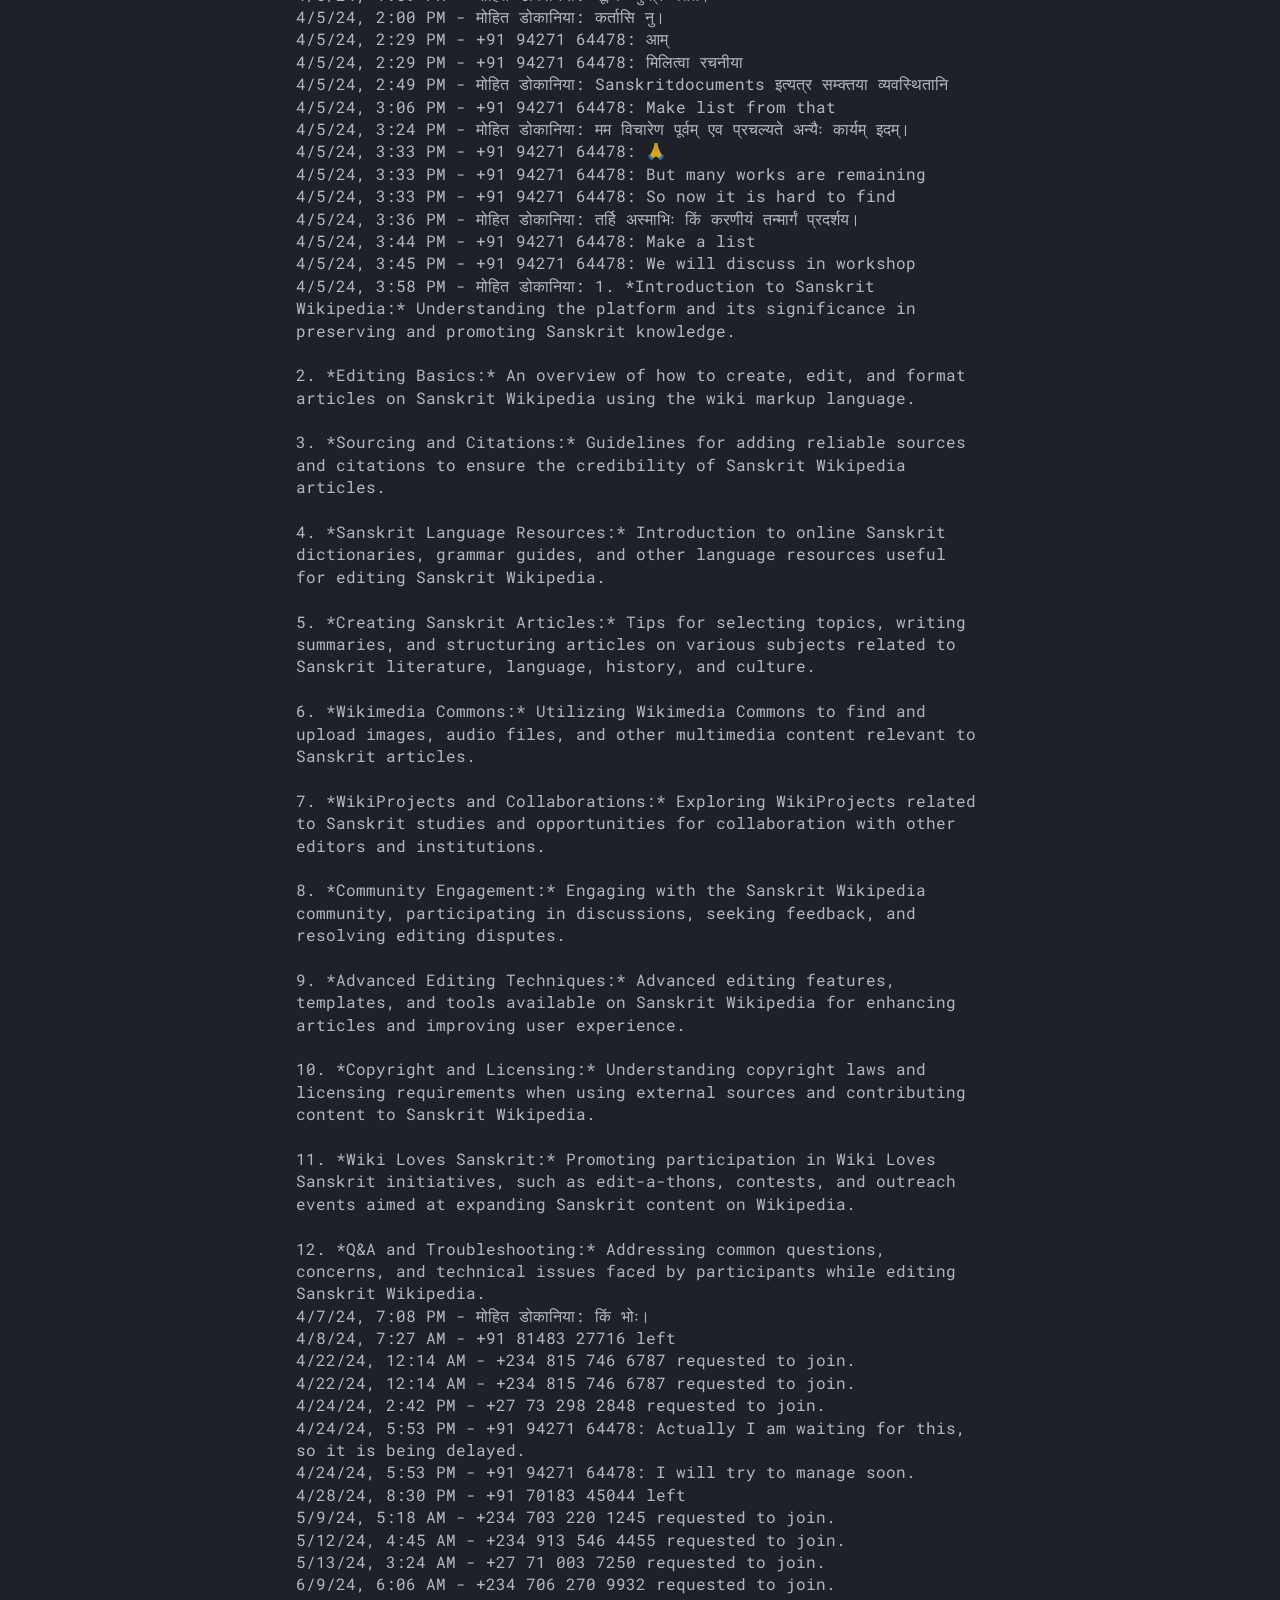
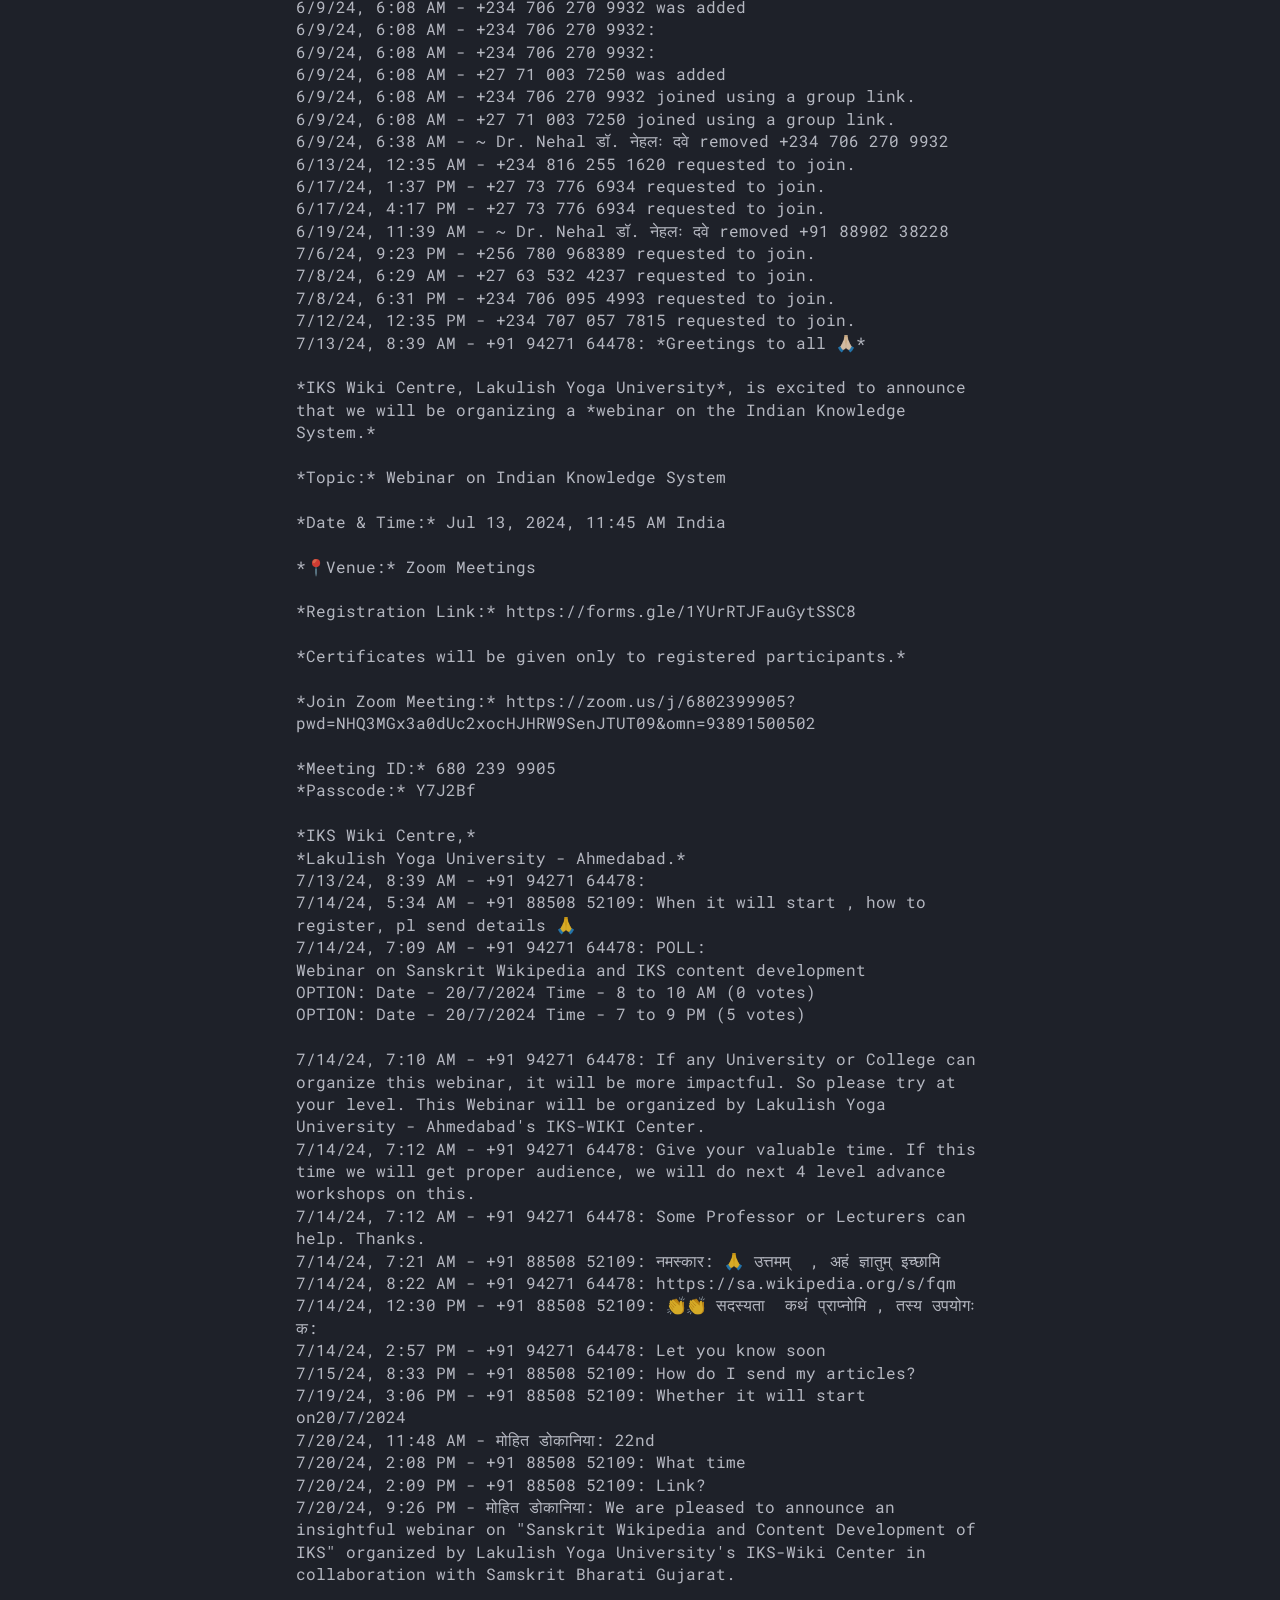
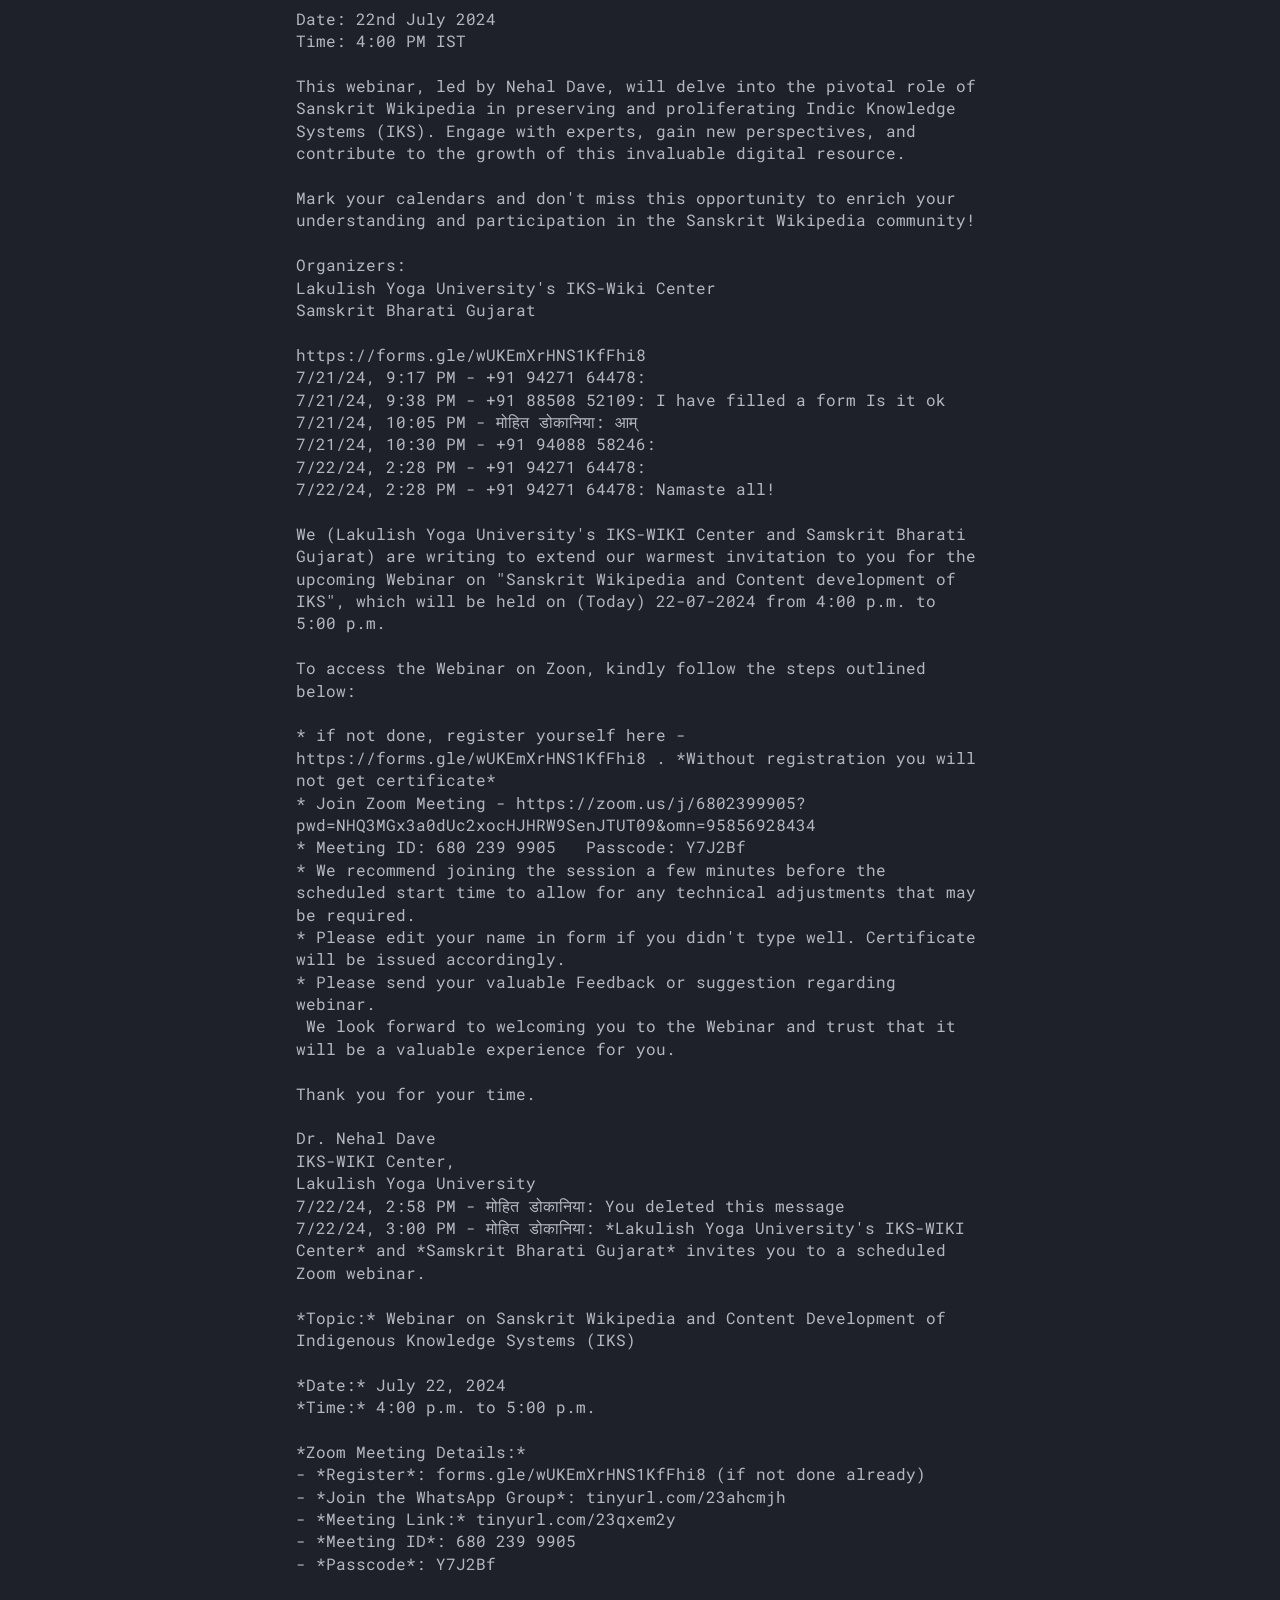
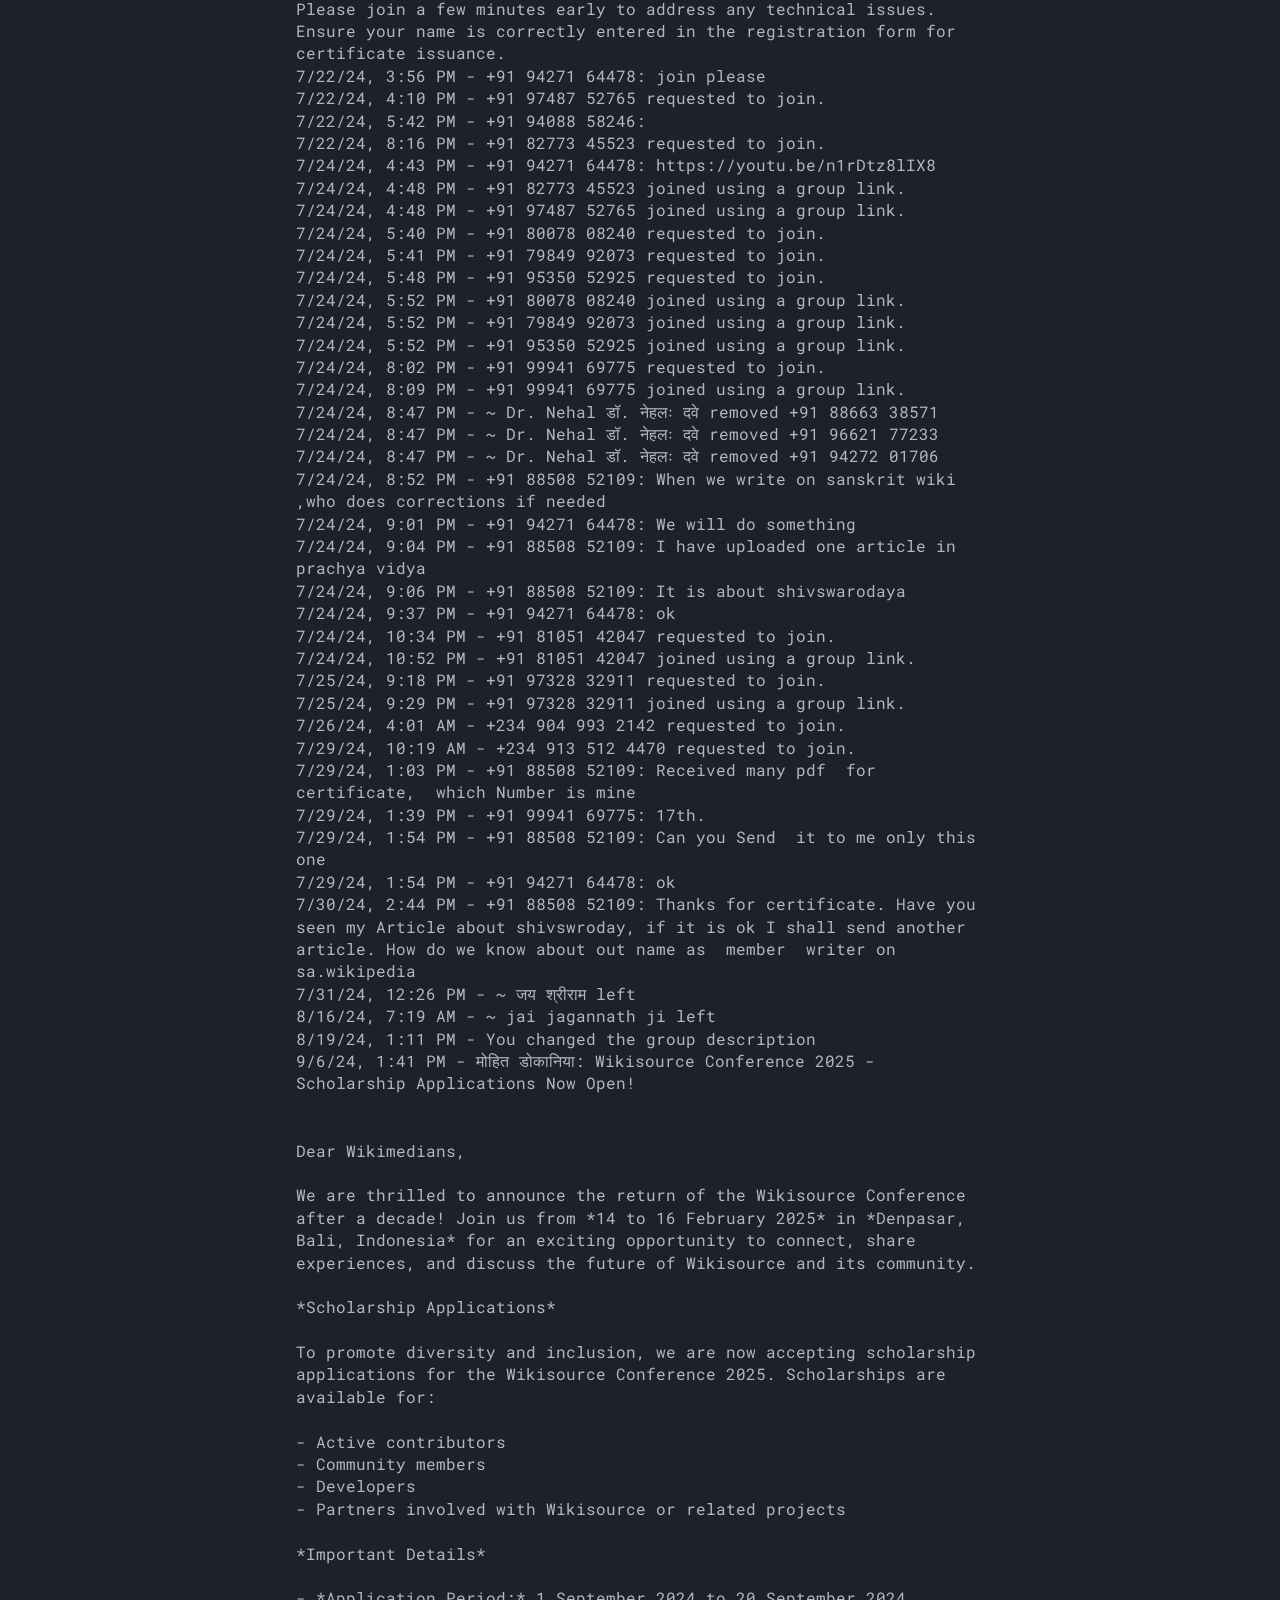
<file: Whatsapp chats/Nothing/index.html>
<!doctype html>
<html lang="en" class="no-js">
  <head>
    
      <meta charset="utf-8">
      <meta name="viewport" content="width=device-width,initial-scale=1">
      
      
        <meta name="author" content="संस्कृत संवादः">
      
      
        <link rel="canonical" href="https://samvadah.github.io/Whatsapp%20chats/Nothing/">
      
      
        <link rel="prev" href="../../Others/%E0%A4%95%E0%A4%BE%E0%A4%B2%E0%A4%BF%E0%A4%A6%E0%A4%BE%E0%A4%B8%E0%A5%8B%E0%A4%BD%E0%A4%B9%E0%A4%AE%E0%A5%8D/">
      
      
        <link rel="next" href="../Sanskrit%20Wikipedia%20whatsapp%20chat/">
      
      
        
      
      
      <link rel="icon" href="../../assets/images/favicon.png">
      <meta name="generator" content="mkdocs-1.6.1, mkdocs-material-9.8.2">
    
    
      
        <title>Nothing - संस्कृतसंवादागारः</title>
      
    
    
      <link rel="stylesheet" href="../../assets/stylesheets/main.57a0d79d.min.css">
      
        
        <link rel="stylesheet" href="../../assets/stylesheets/palette.fb2fffe2.min.css">
      
      


    
    
      
    
    
      
        
        
        <link rel="preconnect" href="https://fonts.gstatic.com" crossorigin>
        <link rel="stylesheet" href="https://fonts.googleapis.com/css?family=Roboto:300,300i,400,400i,700,700i%7CRoboto+Mono:400,400i,700,700i&display=fallback">
        <style>:root{--md-text-font:"Roboto";--md-code-font:"Roboto Mono"}</style>
      
    
    
      <link rel="stylesheet" href="../../stylesheets/extra.css">
    
    <script>__md_scope=new URL("../..",location),__md_hash=e=>[...e].reduce(((e,_)=>(e<<5)-e+_.charCodeAt(0)),0),__md_get=(e,_=localStorage,t=__md_scope)=>JSON.parse(_.getItem(t.pathname+"."+e)),__md_set=(e,_,t=localStorage,a=__md_scope)=>{try{t.setItem(a.pathname+"."+e,JSON.stringify(_))}catch(e){}}</script>
    
      

    
    
  </head>
  
  
    
    
    
    
    
    <body dir="ltr" data-md-color-scheme="slate" data-md-color-primary="indigo" data-md-color-accent="indigo">
  
    
    <input class="md-toggle" data-md-toggle="drawer" type="checkbox" id="__drawer" autocomplete="off">
    <input class="md-toggle" data-md-toggle="search" type="checkbox" id="__search" autocomplete="off">
    <label class="md-overlay" for="__drawer"></label>
    <div data-md-component="skip">
      
    </div>
    <div data-md-component="announce">
      
    </div>
    
    
      

  

<header class="md-header md-header--shadow" data-md-component="header">
  <nav class="md-header__inner md-grid" aria-label="Header">
    <a href="../.." title="संस्कृतसंवादागारः" class="md-header__button md-logo" aria-label="संस्कृतसंवादागारः" data-md-component="logo">
      
  
  <svg xmlns="http://www.w3.org/2000/svg" viewBox="0 0 24 24"><path d="M12 8a3 3 0 0 0 3-3 3 3 0 0 0-3-3 3 3 0 0 0-3 3 3 3 0 0 0 3 3m0 3.54C9.64 9.35 6.5 8 3 8v11c3.5 0 6.64 1.35 9 3.54 2.36-2.19 5.5-3.54 9-3.54V8c-3.5 0-6.64 1.35-9 3.54"/></svg>

    </a>
    <label class="md-header__button md-icon" for="__drawer">
      
      <svg xmlns="http://www.w3.org/2000/svg" viewBox="0 0 24 24"><path d="M3 6h18v2H3zm0 5h18v2H3zm0 5h18v2H3z"/></svg>
    </label>
    <div class="md-header__title" data-md-component="header-title">
      <div class="md-header__ellipsis">
        <div class="md-header__topic">
          <span class="md-ellipsis">
            संस्कृतसंवादागारः
          </span>
        </div>
        <div class="md-header__topic" data-md-component="header-topic">
          <span class="md-ellipsis">
            
              Nothing
            
          </span>
        </div>
      </div>
    </div>
    
      
    
    
    
    
      
      
        <label class="md-header__button md-icon" for="__search">
          
          <svg xmlns="http://www.w3.org/2000/svg" viewBox="0 0 24 24"><path d="M9.5 3A6.5 6.5 0 0 1 16 9.5c0 1.61-.59 3.09-1.56 4.23l.27.27h.79l5 5-1.5 1.5-5-5v-.79l-.27-.27A6.52 6.52 0 0 1 9.5 16 6.5 6.5 0 0 1 3 9.5 6.5 6.5 0 0 1 9.5 3m0 2C7 5 5 7 5 9.5S7 14 9.5 14 14 12 14 9.5 12 5 9.5 5"/></svg>
        </label>
        <div class="md-search" data-md-component="search" role="dialog">
  <label class="md-search__overlay" for="__search"></label>
  <div class="md-search__inner" role="search">
    <form class="md-search__form" name="search">
      <input type="text" class="md-search__input" name="query" aria-label="Search" placeholder="Search" autocapitalize="off" autocorrect="off" autocomplete="off" spellcheck="false" data-md-component="search-query" required>
      <label class="md-search__icon md-icon" for="__search">
        
        <svg xmlns="http://www.w3.org/2000/svg" viewBox="0 0 24 24"><path d="M9.5 3A6.5 6.5 0 0 1 16 9.5c0 1.61-.59 3.09-1.56 4.23l.27.27h.79l5 5-1.5 1.5-5-5v-.79l-.27-.27A6.52 6.52 0 0 1 9.5 16 6.5 6.5 0 0 1 3 9.5 6.5 6.5 0 0 1 9.5 3m0 2C7 5 5 7 5 9.5S7 14 9.5 14 14 12 14 9.5 12 5 9.5 5"/></svg>
        
        <svg xmlns="http://www.w3.org/2000/svg" viewBox="0 0 24 24"><path d="M20 11v2H8l5.5 5.5-1.42 1.42L4.16 12l7.92-7.92L13.5 5.5 8 11z"/></svg>
      </label>
      <nav class="md-search__options" aria-label="Search">
        
        <button type="reset" class="md-search__icon md-icon" title="Clear" aria-label="Clear" tabindex="-1">
          
          <svg xmlns="http://www.w3.org/2000/svg" viewBox="0 0 24 24"><path d="M19 6.41 17.59 5 12 10.59 6.41 5 5 6.41 10.59 12 5 17.59 6.41 19 12 13.41 17.59 19 19 17.59 13.41 12z"/></svg>
        </button>
      </nav>
      
        <div class="md-search__suggest" data-md-component="search-suggest"></div>
      
    </form>
    <div class="md-search__output">
      <div class="md-search__scrollwrap" tabindex="0" data-md-scrollfix>
        <div class="md-search-result" data-md-component="search-result">
          <div class="md-search-result__meta">
            Initializing search
          </div>
          <ol class="md-search-result__list" role="presentation"></ol>
        </div>
      </div>
    </div>
  </div>
</div>
      
    
    
  </nav>
  
</header>
    
    <div class="md-container" data-md-component="container">
      
      
        
          
        
      
      <main class="md-main" data-md-component="main">
        <div class="md-main__inner md-grid">
          
            
              
              <div class="md-sidebar md-sidebar--primary" data-md-component="sidebar" data-md-type="navigation" >
                <div class="md-sidebar__scrollwrap">
                  <div class="md-sidebar__inner">
                    



<nav class="md-nav md-nav--primary" aria-label="Navigation" data-md-level="0">
  <label class="md-nav__title" for="__drawer">
    <a href="../.." title="संस्कृतसंवादागारः" class="md-nav__button md-logo" aria-label="संस्कृतसंवादागारः" data-md-component="logo">
      
  
  <svg xmlns="http://www.w3.org/2000/svg" viewBox="0 0 24 24"><path d="M12 8a3 3 0 0 0 3-3 3 3 0 0 0-3-3 3 3 0 0 0-3 3 3 3 0 0 0 3 3m0 3.54C9.64 9.35 6.5 8 3 8v11c3.5 0 6.64 1.35 9 3.54 2.36-2.19 5.5-3.54 9-3.54V8c-3.5 0-6.64 1.35-9 3.54"/></svg>

    </a>
    संस्कृतसंवादागारः
  </label>
  
  <ul class="md-nav__list" data-md-scrollfix>
    
      
      
  
  
  
  
    <li class="md-nav__item">
      <a href="../.." class="md-nav__link">
        
  
  
  <span class="md-ellipsis">
    
  
    📚 My Text Archive
  

    
  </span>
  
  

      </a>
    </li>
  

    
      
      
  
  
  
  
    
    
    
    
    
    <li class="md-nav__item md-nav__item--nested">
      
        
        
        <input class="md-nav__toggle md-toggle " type="checkbox" id="__nav_2" >
        
          
          <label class="md-nav__link" for="__nav_2" id="__nav_2_label" tabindex="0">
            
  
  
  <span class="md-ellipsis">
    
  
    Others
  

    
  </span>
  
  

            <span class="md-nav__icon md-icon"></span>
          </label>
        
        <nav class="md-nav" data-md-level="1" aria-labelledby="__nav_2_label" aria-expanded="false">
          <label class="md-nav__title" for="__nav_2">
            <span class="md-nav__icon md-icon"></span>
            
  
    Others
  

          </label>
          <ul class="md-nav__list" data-md-scrollfix>
            
              
                
  
  
  
  
    <li class="md-nav__item">
      <a href="../../Others/%E0%A4%95%E0%A4%BE%E0%A4%B2%E0%A4%BF%E0%A4%A6%E0%A4%BE%E0%A4%B8%E0%A5%8B%E0%A4%BD%E0%A4%B9%E0%A4%AE%E0%A5%8D/" class="md-nav__link">
        
  
  
  <span class="md-ellipsis">
    
  
    कालिदासोऽहम्
  

    
  </span>
  
  

      </a>
    </li>
  

              
            
          </ul>
        </nav>
      
    </li>
  

    
      
      
  
  
    
  
  
  
    
    
    
    
    
    <li class="md-nav__item md-nav__item--active md-nav__item--nested">
      
        
        
        <input class="md-nav__toggle md-toggle " type="checkbox" id="__nav_3" checked>
        
          
          <label class="md-nav__link" for="__nav_3" id="__nav_3_label" tabindex="0">
            
  
  
  <span class="md-ellipsis">
    
  
    Whatsapp chats
  

    
  </span>
  
  

            <span class="md-nav__icon md-icon"></span>
          </label>
        
        <nav class="md-nav" data-md-level="1" aria-labelledby="__nav_3_label" aria-expanded="true">
          <label class="md-nav__title" for="__nav_3">
            <span class="md-nav__icon md-icon"></span>
            
  
    Whatsapp chats
  

          </label>
          <ul class="md-nav__list" data-md-scrollfix>
            
              
                
  
  
    
  
  
  
    <li class="md-nav__item md-nav__item--active">
      
      <input class="md-nav__toggle md-toggle" type="checkbox" id="__toc">
      
      
      
      <a href="./" class="md-nav__link md-nav__link--active">
        
  
  
  <span class="md-ellipsis">
    
  
    Nothing
  

    
  </span>
  
  

      </a>
      
    </li>
  

              
            
              
                
  
  
  
  
    <li class="md-nav__item">
      <a href="../Sanskrit%20Wikipedia%20whatsapp%20chat/" class="md-nav__link">
        
  
  
  <span class="md-ellipsis">
    
  
    Sanskrit Wikipedia whatsapp chat
  

    
  </span>
  
  

      </a>
    </li>
  

              
            
              
                
  
  
  
  
    <li class="md-nav__item">
      <a href="../%E0%A4%AA%E0%A5%8D%E0%A4%B0%E0%A4%B6%E0%A5%8D%E0%A4%A8%E0%A5%8B%E0%A4%A4%E0%A5%8D%E0%A4%A4%E0%A4%B0%E0%A4%AE%E0%A5%8D%20%28Prashnottaram%29%20%E2%80%93%20Sanskrit%20Q%26A%20WhatsApp%20chat/" class="md-nav__link">
        
  
  
  <span class="md-ellipsis">
    
  
    प्रश्नोत्तरम् (Prashnottaram) – Sanskrit Q&A WhatsApp chat
  

    
  </span>
  
  

      </a>
    </li>
  

              
            
              
                
  
  
  
  
    <li class="md-nav__item">
      <a href="../%E0%A4%B5%E0%A4%BE%E0%A4%97%E0%A5%8D%E0%A4%97%E0%A5%8B%E0%A4%B7%E0%A5%8D%E0%A4%A0%E0%A5%80%20%28Vaggosthi%29%20WhatsApp%20chat/" class="md-nav__link">
        
  
  
  <span class="md-ellipsis">
    
  
    वाग्गोष्ठी (Vaggosthi) WhatsApp chat
  

    
  </span>
  
  

      </a>
    </li>
  

              
            
          </ul>
        </nav>
      
    </li>
  

    
      
      
  
  
  
  
    
    
    
    
    
    <li class="md-nav__item md-nav__item--nested">
      
        
        
        <input class="md-nav__toggle md-toggle " type="checkbox" id="__nav_4" >
        
          
          <label class="md-nav__link" for="__nav_4" id="__nav_4_label" tabindex="0">
            
  
  
  <span class="md-ellipsis">
    
  
    Strotras
  

    
  </span>
  
  

            <span class="md-nav__icon md-icon"></span>
          </label>
        
        <nav class="md-nav" data-md-level="1" aria-labelledby="__nav_4_label" aria-expanded="false">
          <label class="md-nav__title" for="__nav_4">
            <span class="md-nav__icon md-icon"></span>
            
  
    Strotras
  

          </label>
          <ul class="md-nav__list" data-md-scrollfix>
            
              
                
  
  
  
  
    <li class="md-nav__item">
      <a href="../../strotras/Shiva%20Tandava%20Strotram/" class="md-nav__link">
        
  
  
  <span class="md-ellipsis">
    
  
    शिवताण्डवस्तोत्रम्
  

    
  </span>
  
  

      </a>
    </li>
  

              
            
          </ul>
        </nav>
      
    </li>
  

    
  </ul>
</nav>
                  </div>
                </div>
              </div>
            
            
              
              <div class="md-sidebar md-sidebar--secondary" data-md-component="sidebar" data-md-type="toc" >
                <div class="md-sidebar__scrollwrap">
                  <div class="md-sidebar__inner">
                    

<nav class="md-nav md-nav--secondary" aria-label="Table of contents">
  
  
  
  
</nav>
                  </div>
                </div>
              </div>
            
          
          
            <div class="md-content" data-md-component="content">
              
              <article class="md-content__inner md-typeset">
                
                  



  <h1>Nothing</h1>

<pre style="white-space: pre-wrap;">
  11/22/23, 8:39 PM - Messages and calls are end-to-end encrypted. Only people in this chat can read, listen to, or share them. *Learn more*
11/23/23, 6:54 AM - +91 94088 58246: अद्य जगदीशचन्द्रबसुजयन्ती।
https://sa.wikipedia.org/s/7t
11/24/23, 7:34 AM - +91 94088 58246: अद्य अस्याः मुष्टियोद्ध्र्याः जन्मदिनम्
https://sa.wikipedia.org/s/g8j
11/24/23, 7:34 AM - +91 94088 58246: अद्य तुलयीपूजनं करिष्यसि नु
https://sa.wikipedia.org/s/1bfs
11/25/23, 12:58 PM - +91 94088 58246: अद्य विश्वेश्वरव्रत आचर्यते।
https://sa.wikipedia.org/s/6nz
11/26/23, 7:46 AM - +91 94088 58246: अद्य मणिकर्णिकास्नानम् आचर्यते।
https://sa.wikipedia.org/s/r5q
11/27/23, 2:32 PM - +94 76 777 3031 joined using a group link.
11/27/23, 9:49 PM - +91 94088 58246: अद्य कार्त्तिकपूर्णिमाया शुभदिवसः
https://sa.wikipedia.org/s/ocy
11/28/23, 7:53 AM - +91 94088 58246: कीदृशो भवति रक्तपुष्पवृक्षः
https://sa.wikipedia.org/s/b4m
11/29/23, 8:04 AM - +91 94088 58246: महोदयस्य जयन्ती अद्य।
https://sa.wikipedia.org/s/d7d
11/30/23, 5:41 PM - +91 94088 58246: अद्यतनीये दिवये पूर्वप्रधानमन्त्री अयं दिवङ्गतः।
https://sa.wikipedia.org/s/1i
12/3/23, 7:58 AM - +91 94088 58246: जन्मजयन्त्यां पुण्यस्मरणम्
https://sa.wikipedia.org/s/xjg
12/3/23, 7:58 AM - +91 94088 58246: अद्य महोदयस्य जन्मजयन्ती
https://sa.wikipedia.org/s/1cv
12/4/23, 4:01 AM - +91 94088 58246: अद्य महोदयस्य जन्मदिवसः
https://sa.wikipedia.org/s/jal
12/9/23, 8:47 AM - +91 94088 58246: को नाम जीवन्मुक्तिविवेकः।
https://sa.wikipedia.org/s/7od
12/10/23, 8:15 AM - +91 94088 58246: अद्यतनीये दिवसे सञ्जातः राजाजी
https://sa.wikipedia.org/s/1bi
12/11/23, 8:46 AM - +91 94088 58246: ओशोजन्मदिनम् अद्य।
https://sa.wikipedia.org/s/ebi
12/12/23, 9:05 AM - +91 94088 58246: किन्नाम परिसरविज्ञानम्
https://sa.wikipedia.org/s/chj
12/12/23, 9:22 AM - +91 93650 85198: 
12/13/23, 6:33 AM - +91 94088 58246: अद्यतनीये दिवसे संसद्भवने प्रहारः अभवत्।
https://sa.wikipedia.org/s/14lq
12/17/23, 8:20 AM - +91 94088 58246: अस्य वीरस्य जन्मजयन्ती अद्य

https://sa.wikipedia.org/s/rjy
12/19/23, 4:55 AM - +91 94088 58246: अद्य वीरस्य रामप्रसादस्य स्मृतिदिनम्
https://sa.wikipedia.org/s/bjy
12/19/23, 4:55 AM - +91 94088 58246: अद्य गोवामुक्तिदिवसः 
https://sa.wikipedia.org/s/4d
12/21/23, 7:20 AM - +91 94088 58246: अद्य अस्य संस्कृतचलचित्रनिदेशकस्य जन्मदिवसः
https://sa.wikipedia.org/s/i4m
12/22/23, 6:28 AM - +91 94088 58246: जानीत किञ्चित् गणितज्ञस्य रामानुजस्य विषये तस्य जन्मदिवसे
https://sa.wikipedia.org/s/ggw
12/23/23, 8:17 AM - +91 94088 58246: जानीत चौधरीचरणसिंहस्य विषये तस्य जन्मदिवसावसरे
https://sa.wikipedia.org/s/1m
12/23/23, 12:06 PM - ~ K G Madhavan left
12/25/23, 8:33 AM - +91 94088 58246: अद्य अस्य महापुरुषस्य जन्मवार्षिकम्
https://sa.wikipedia.org/s/hl
12/25/23, 8:33 AM - +91 94088 58246: जन्मदिवसावसरे पुण्यस्मृतिः
https://sa.wikipedia.org/s/19
12/25/23, 8:42 AM - +91 93650 85198 left
12/26/23, 6:30 AM - +91 94088 58246: अद्य अस्य समाजसेवकस्य जन्मवार्षिकम्
https://sa.wikipedia.org/s/1cn
12/27/23, 7:10 AM - +91 94088 58246: अस्य रसायनवैज्ञानिकस्य जन्मवार्षिकम्
https://sa.wikipedia.org/s/7vr
12/28/23, 6:21 AM - +91 94088 58246: अद्य अस्य दानवीरस्य जन्मदिवसः
https://sa.wikipedia.org/s/r2f
12/28/23, 6:21 AM - +91 94088 58246: अद्य विश्वचलच्चित्रस्य १२७तमं वार्षिकम्
https://sa.wikipedia.org/s/2a
12/28/23, 8:58 AM - +91 88791 53499 left
12/30/23, 10:25 PM - ~ . left
1/9/24, 3:51 PM - +91 84790 08690: 
1/10/24, 9:30 AM - ~ Mugdha left
1/14/24, 6:48 PM - +91 97483 83841 joined using a group link.
2/20/24, 1:53 PM - +91 99507 28502 joined using a group link.
2/21/24, 12:17 AM - +91 99507 28502 left
3/3/24, 2:22 PM - +91 94088 58246: पण्डितश्रीः अद्यतनीये दिनाङ्के जन्म आप्तवान्
https://sa.wikipedia.org/s/cfu
3/23/24, 3:58 PM - +91 91765 27568 joined using a group link.
3/24/24, 9:00 PM - +234 903 161 4398 joined using a group link.
3/24/24, 9:00 PM - +234 903 161 4398: 
3/24/24, 9:00 PM - +234 903 161 4398: 
3/24/24, 9:00 PM - +234 903 161 4398: 
3/24/24, 9:00 PM - +234 903 161 4398: 
3/24/24, 9:01 PM - +91 99719 77551 left
3/24/24, 9:07 PM - +91 94271 64478: Remove this number and block now.
3/24/24, 9:09 PM - +234 903 161 4398: 
3/24/24, 9:09 PM - +234 903 161 4398: 
3/24/24, 9:10 PM - +91 97483 83841: Dear Admin,

Why can't this guy be removed from the group if he doesn't stick to the subject matter  of the group?
3/24/24, 9:11 PM - +234 903 161 4398: 
3/24/24, 9:15 PM - ~ जय श्रीराम removed +234 903 161 4398
3/25/24, 3:55 PM - +91 96300 77161: <Media omitted>
3/25/24, 4:43 PM - +91 94271 64478: https://sa.m.wikipedia.org/wiki/%E0%A4%B9%E0%A5%8B%E0%A4%B2%E0%A5%80%E0%A4%AA%E0%A4%B0%E0%A5%8D%E0%A4%B5
3/26/24, 10:07 AM - +91 94271 64478: We are planning for next workshop on Wikipedia.
3/26/24, 2:23 PM - +91 98230 79831: कदा भविष्यति इति कृपया सूचयन्तु ।
3/26/24, 2:33 PM - +91 94271 64478: Instructions for volunteers
1] please let me know how you can manage online workshop.
2] preparation list of workshop
3] who will manage hosting work?
3/28/24, 3:54 PM - +91 88663 38571, +91 88902 38228, +91 94272 01706, and +91 96621 77233 were added
3/29/24, 3:40 PM - +234 906 511 8824 joined using a group link.
3/29/24, 3:40 PM - +234 906 511 8824: 
3/29/24, 3:40 PM - +234 906 511 8824: 
3/29/24, 3:40 PM - +234 906 511 8824: 
3/29/24, 3:41 PM - You removed +234 906 511 8824
3/29/24, 3:41 PM - You turned on admin approval to join this group.
3/29/24, 3:42 PM - +91 94271 64478: ❓
3/29/24, 3:42 PM - मोहित डोकानिया: Duration and content?
3/29/24, 3:42 PM - मोहित डोकानिया: How long and what would be demonstrated?
3/29/24, 3:43 PM - +91 94271 64478: 1 hour
3/29/24, 3:43 PM - +91 94271 64478: How to edit wikipedia
3/29/24, 3:43 PM - मोहित डोकानिया: Timing?
3/29/24, 3:43 PM - +91 94271 64478: At evening
3/29/24, 3:44 PM - मोहित डोकानिया: when?
3/29/24, 3:44 PM - +91 94271 64478: Next Sunday
3/29/24, 3:44 PM - मोहित डोकानिया: गूगल्मीट् इत्येनम् उत्तमं मन्ये।
3/29/24, 3:45 PM - +91 94271 64478: 👍🙏
3/29/24, 3:45 PM - मोहित डोकानिया: कच्चित् सञ्चालनार्थं साहाय्यम् अपेक्षते।
3/29/24, 3:46 PM - +91 94271 64478: कोऽपि अस्ति?
3/29/24, 3:46 PM - मोहित डोकानिया: @⁨~जय श्रीराम⁩ अस्ति। अन्या सुरेखावर्या अस्ति।
3/29/24, 3:46 PM - मोहित डोकानिया: अत्र यदि कोऽपि साहाय्यकामः तर्हि वक्तव्यम्।
3/29/24, 3:47 PM - +91 94271 64478: उत्तमं
3/29/24, 3:48 PM - मोहित डोकानिया: *🔴Anyone here wants to assist in hosting?*
3/29/24, 3:48 PM - +91 94271 64478: आह्वानम् कुर्मः
3/29/24, 3:49 PM - मोहित डोकानिया: 📞 दूरवाण्यै पृच्छसि किम्।
3/29/24, 3:49 PM - You pinned a message
3/29/24, 3:49 PM - +91 94271 64478: अत्रैव
3/29/24, 3:50 PM - मोहित डोकानिया: अधुनैव अर्हति किम्।
3/29/24, 3:50 PM - +91 94271 64478: आम्
3/29/24, 3:50 PM - मोहित डोकानिया: अन्तर्जालसेवा न सुष्ठु परन्तु।
3/29/24, 3:50 PM - +91 94271 64478: Ok
3/29/24, 3:50 PM - +91 94271 64478: Let us think
3/29/24, 3:51 PM - +91 94271 64478: Give some time
3/29/24, 3:51 PM - मोहित डोकानिया: Preparation list तो भवान् एव करिष्यति वा न वा।
3/29/24, 3:51 PM - +91 94271 64478: आम्
3/29/24, 3:52 PM - मोहित डोकानिया: अन्यत्किञ्चित् साहाय्यम् अपि अपेक्षते किम्।
3/29/24, 3:52 PM - +91 94271 64478: न
3/29/24, 3:54 PM - You added +91 98453 17001
4/1/24, 10:57 AM - मोहित डोकानिया: माधव मामुद्धर निजदासम् ॥१॥ 

माधव मामुद्धर निजदासम्। 
शरणागतवत्सल शरणं त्वां वन्दे जगन्निवासम्॥
माधव। 

गच्छति यो यदुनन्दन शरणं त्वां भक्त्या सुखवासम्। 
मोहनिशां परिहाय सर्वतो लभते भावविकासम्॥ 
माधव। 

तव विशालहदये विश्वात्मन् वसति जगत् सविकासम्। 
अणुरयमस्मि जन्तुरेको नहि किंलभेय निजवासम्॥ 
माधव।

इन्द्रगोपतस्त्विन्द्रं यावद् भुवि जीवा अश्नन्ति। 
निजकृतकर्मफले किन्तु नहि भक्तास्तदनुभवन्ति॥
माधव। 

कर्तुमकर्तुमन्यथाकर्तुं प्रभवसि नाथ विलासम्।
शरणापन्नजनो यदीहते पूरय तद् विश्वासम्॥
माधव मामुद्धर निजदासम्॥


मानस पिब रे श्यामरसम् ॥२॥ 

मानस पिब रे श्यामरसम्। 
सच्चिन्मयमतिशयमधुमयममृतादपि मधुरतरम्॥ 
मानस। 

ऋषिमुनियोगियतीन्द्रभक्तजनसुभगवरैरसितम्। 
शुकनारदसनकादिसनातनसिद्धजनैः स्वदितम्॥
मानस। 

अणिममहिमलघिमादिवशित्वं सिद्धिफलं सकलम्। 
अनुभूयापि रसयिता सततं रसयति श्यामरसम्॥
मानस। 

आपदमस्तकमस्ति सुधारसघनानन्दसदनम्। 
सकृदपि पिबति श्यामरसमेवं तदितरमिह विरसम्॥
मानस पिब रे श्यामरसम्।


मालति अवरोधय निजबालम् ॥३॥

मालति अवरोधय निजबालम्। 
त्वं न विश्वसिषि विहससि सततं दमयसि नहि निजलालम्॥
मालति। 

बालसखैः सह प्रविशति सदने चोरयते नवनीतम्। 
विभजति विहसति क्रीडति नृत्यति मनति न तद्विपरीतम्॥ 
मालति। 

निलीयतेऽस्मत् किन्तु समीक्षे सर्वं तस्य विधानम्। 
सखिपीठं सोपानं कुरुते विदलति भाणुपिधानम्॥ 
मालति। 

नयते पातयते नवनीतं लेपयते निजवदनम्। 
भुङ्ते भोजयते च वयस्यं पलायते सदलम्। 
मालति। 

अवसरमागमनस्य प्रतीक्षे प्रतिदिनमयि सखि सदने। 
समयव्यतीपातं नहि सहते चेतो मे विधुवदने॥ 
मालति मारोधय गोपालम्। 
मालति मारोधय निजं बालम्॥


राधिके राधय त्वं मुदा माधवम् ॥४॥ 

राधिके राधय त्वं मुदा माधवम्। 
यं विना गोकुलं नैव संशोभते।
यं विना गोधनं नैव संवर्द्धते।
यं विना नैव वृन्दावनं राजते।
यं विना नैव गोवर्धनं भ्राजते।
राधिके राधय त्वं तु तं माधवम्॥

यामुनं जीवनं नैव मोदायते।
नैव नैपं सुमं तत्तटे शालते।
नर्तनं बर्हिणां न प्रमोदायते। 
कूजनं कोकिलानां च वैरायते। 
यं विना जीवनं चापि शून्यायते। 
राधिके राधय त्वं हि तं माधवम्॥

एन्दवं रश्मिजालं तु ज्वालायते। 
शीतलं चन्दनं किञ्च व्यालायते।
स्वल्पकालस्त्रुटेरेव कल्पायते। 
वस्तुजातं हितं विपरीतायते। 
यं विना स्पन्दनं नैव संभाव्यते। 
राधिके राधय त्वं निजं माधवम्॥ 

यं हि भक्ता भजन्ते गतिप्राप्तये। 
यत्र युक्ता रमन्ते चिरं शान्तये। 
यत्र वामा अवामा रमन्ते मुदा। 
राधिके राधय त्वं तु तं माधवम्॥ 
राधिके राधय त्वं मुदा माधवम्॥


राधे राधय नन्दकुमारम् ॥५॥

राधे राधय नन्दकुमारम्। 
व्रजवनिताजनमानसभावं भावय तं जितमारम्॥ 

यद्विधुवदनविलोकनमेकं मनुते जीवनसारम्। 
यन्मुरलीरवश्रवणमेकलं कुरुते श्रुतिसंचारम्॥
राधे राधय नन्दकुमारम्। 

विरहानलचिन्तानिलसंगतिरिह तनुते तनुतापम्। 
निरवधिराधिरसीमितमर्दनमादधाति संतापम्॥ 
राधे राधय नन्दकुमारम्। 

यमुनाकूलनिकुञ्जमञ्जुमधुसमये कृतबहुसमयम्। 
संस्मारय निर्मोहं मोहनमचिरं मानसहारम्॥ 
राधे राधय नन्दकुमारम्।


माधव त्वं नहि याहि विदेशम् ॥६॥ 

माधव त्वं नहि याहि विदेशम्।
त्वद्विरहे वृन्दावनमेतन्नहि जनयति सुखलेशम्॥
माधव।

सर्जकदम्बयुतं यमुनातटमतिकुरुते सन्तापम्। 
सरसनिकुञ्जवनं नहि हरते व्रजबालापरितापम्॥
माधव।

गतवति भवति भवति व्रजभूमौ वेदनमयमावरणम्। 
खगमृगकुलगोकुलमिह सीदति त्वमसि यस्य शरणम्॥।
माधव। 

त्वमपि गमिष्यसि नानुभविष्यसि कमपि विशेषविनोदम्। 
स्वजने विपदि निमज्जति किं त्वं प्राप्स्यसि तत्र प्रमोदम्।
माधव त्वं नहि याहि विदेशम्॥


माधव स्मरसि न गोकुलवासम् ॥७॥

माधव स्मरसि न गोकुलवासम्।
मधुवनकुञ्जभवनलीलामयव्रजबालापरिहासम्। 
माधव।

अधरामृतपूरितमुरलीरवरञ्जितभावविलासम्। 
विविधभावभङ्गिमचेतोहरगोपीगोपसुलासम्। 
माधव। 

यमुनाकूलकदम्बवृक्षतलकृतगोपीजनहासम्। 
राकापतिकररञ्जितरजनीरागमयं निजरासम्।
माधव। 

देवराजप्रेषितसंवर्तकवारिवाहकृतजासम्। 
करधृतनग नगभिदनुज स्मरसि न परिहृतभय निजदासम्। 
माधव स्मरसि न पूर्वनिवासम्।


उद्धव याहि कथय व्रजबालाम्  ॥८॥

उद्धव याहि कथय व्रजबालाम्।
परित्यज्य सांसारिकरागं श्रयतु यमादिकमालाम्॥
उद्धव।

फलति विषं खलु रागलतायां कुरुतां योगविधानम्। 
प्रेम रागमतिहाय सन्ततं तनुतां मुक्तिवितानम्॥
उद्धव। 

योगपथे चिरशान्तिं लभते लभते तं परमेशम्। 
शमदमादिसम्पत्तिं तनुते सम्बोधय सन्देशम्॥ 
उद्धव। 

प्रीतिर्भवति वासना भरिता वासनया संसारः। 
दुःखालयसंसारमोचनं मनुजजीवनासारः ॥ 

उद्धव याहि कथय व्रजबालाम्। 
उद्धव सम्बोधय व्रजबालाम्॥ 

परित्यज्य सांसारिकरागं श्रयतु यमादिकमालाम्। 
उद्धव याहि कथय व्रजबालाम्॥


उद्धव मथुरापतिसन्देशम्  ॥९॥ 

उद्धव मथुरापतिसन्देशम्।
विरहानलसन्तप्तमानसं रसयति नहि सविशेषम्। 
उद्धव।

श्रोत्रं मधुररसायनमात्रं प्रियसन्देशं पातुम्। 
निरतमीहते मनसि नैव शक्तो योगोऽस्ति प्रयातुम्॥ 
उद्धव। 

चित्ते हालाहलति योगसन्देशो दहति विशेषम्। 
कथय कथं शृणुयाम विषमयं निष्ठुरजनसन्देशम्॥
उद्धव।

द्वैते योगी भवति जानतेऽभिज्ञाः प्रेमाद्वैते। 
व्रजबाला मनुते च विश्वसिति निरतं प्रेमाद्वैते॥ 
उद्धव। 

कर्णे हृदये चापि मधुस्यति सन्देशेपेयत्वम्। 
मन्यामहे वयं सम्मूढा याहि कथय योगेशम्। 
उद्धव मथुरापतिसन्देशम्।
विरहानलसन्तप्तमानसं रसयति नहि सविशेषम्॥ 


उद्भव स्मारय प्रेमविधानम्  ॥१०॥

उद्धव स्मारय प्रेमविधानम्। 
प्रेमपथिक इह प्रियसुखजनकं तनुते प्रीतिवितानम्॥ 
उद्धव।

असिधारासंचलनं कठिनं तस्मात् कठिनतरम्। 
प्रेममार्गमनुसरन् तपस्वी तपति तपः प्रखरम्॥
उद्धव। 

विहसति शिशौ यथा तज्जननी विहसति क्रन्दति क्रन्दति। 
स्वपिति शयाने क्रीडति गायति पिबति पयः संजीवति॥ 
खादति खदति चलति संचरते तेन यथा संप्रवदति। 
प्रेमपथिकहृदयं तथैव सन्ततमनुभवति च कलयति॥ 
उद्धव।

प्रेमास्पदसुखतः सुखित्वमिति प्रेमलक्षणं कुरुते। 
विस्मारं विस्मारं स्वसुखं स्वयं च सुसुखं लभते। 
उद्धव।

अणिममहिमलघिमादिकसिद्धिं भक्तिमुक्तिसमवेताम्। 
तिरस्कृत्य मनुते प्रियसेवानीतिं लक्ष्यविशुद्धाम्। 
उद्धव।

व्रजवल्लभ एवं जानीते कुरुते ललति च लीलाम्। 
स्मरति तथापि स्मारयन् श्रावय लीलापुरुषं लीलाम्।
उद्धव स्मारय प्रेमविधानम्।
उद्धव स्मारय प्रेमवितानम्॥


उद्धव याहि कथय यदुनाथम्  ॥११॥

उद्धव याहि कथय यदुनाथम्। 
सम्प्रदर्श्य विहसितविधुवदनं कुरुताद् व्रजं सनाथम्॥
उद्धव। 

त्रुटिरपि युगमानाय कल्पते तद्विरहेऽति विशेषम्।
मधुरनगरविहरणवशतो नहि जानीते परिवेशम्॥ 
उद्धव। 

व्रजवल्लभविरहानलतापेनोत्तपते मृदुहदयम्। 
अविरलराधानयननीरधारापि तापयति निरतम्॥ 
उद्धव।

कृतसमयं विस्मृत्य निष्ठुरः कुरुते यत् परिहासम्। 
स्नेहहार्दसद्भावरागमतिजहद् याति उपहासम्॥
उद्धव याहि कथय यदुनाथम्।
4/1/24, 10:58 AM - मोहित डोकानिया: @⁨~Dr. Nehal डॉ. नेहलः दवे⁩ कथं sa.wikisource.org इत्यत्र योजनीयम्।
4/1/24, 12:49 PM - +91 94271 64478: I will share soon
4/1/24, 4:05 PM - ~ Cc left
4/1/24, 9:24 PM - मोहित डोकानिया: कदा
4/5/24, 10:17 AM - +91 94271 64478: माधवोद्धरस्तोत्रम् उत यत्किमपि अस्य नाम अस्ति, तत् अन्विष्यताम्। रक्त-परिसन्धौ (लिंक) नुदित्वा नवीनं पृष्ठं रचयतु। ततः सर्वमपि एतत् तत्र पेस्ट करोतु। वर्गे स्तोत्रम् इति स्थापयतु।
4/5/24, 10:20 AM - +91 94271 64478: https://meta.wikimedia.org/wiki/Grants:Programs/Wikimedia_Community_Fund/Rapid_Fund/15_Seminar_on_Sanskrit_and_Yoga_at_Lakulish_Yoga_University_(ID:_22583860)#Endorsements_and_Feedback

सर्वेभ्यः निवेदनं यत् किञ्चित् समयं दत्त्वा अत्र समर्थनं यच्छन्तु इति।
4/5/24, 10:20 AM - +91 94271 64478: <Media omitted>
4/5/24, 10:20 AM - +91 94271 64478: एतत् अपाकृत्य
4/5/24, 10:21 AM - +91 94271 64478: * {{support}} ~~~~
4/5/24, 10:21 AM - +91 94271 64478: एतत् स्थापयन्तु कृपया
4/5/24, 10:21 AM - +91 94271 64478: <Media omitted>
4/5/24, 10:22 AM - +91 94271 64478: पश्चात्
4/5/24, 10:22 AM - +91 94271 64478: <Media omitted>
4/5/24, 10:22 AM - +91 94271 64478: नुदतु
4/5/24, 10:58 AM - मोहित डोकानिया: You deleted this message
4/5/24, 11:03 AM - मोहित डोकानिया: https://w.wiki/9fdb
4/5/24, 1:28 PM - +91 94271 64478: एतत् अपि कार्यम् अस्ति। कदाचित् 100 पुस्तकानि उत स्तोत्राणि सन्ति, विकि मध्ये स्थापयितुम्
4/5/24, 1:59 PM - मोहित डोकानिया: सूचिः कुत्र वर्तते।
4/5/24, 2:00 PM - मोहित डोकानिया: कर्तासि नु।
4/5/24, 2:29 PM - +91 94271 64478: आम्
4/5/24, 2:29 PM - +91 94271 64478: मिलित्वा रचनीया
4/5/24, 2:49 PM - मोहित डोकानिया: Sanskritdocuments इत्यत्र सम्क्तया व्यवस्थितानि
4/5/24, 3:06 PM - +91 94271 64478: Make list from that
4/5/24, 3:24 PM - मोहित डोकानिया: मम विचारेण पूर्वम् एव प्रचल्यते अन्यैः कार्यम् इदम्।
4/5/24, 3:33 PM - +91 94271 64478: 🙏
4/5/24, 3:33 PM - +91 94271 64478: But many works are remaining
4/5/24, 3:33 PM - +91 94271 64478: So now it is hard to find
4/5/24, 3:36 PM - मोहित डोकानिया: तर्हि अस्माभिः किं करणीयं तन्मार्गं प्रदर्शय।
4/5/24, 3:44 PM - +91 94271 64478: Make a list
4/5/24, 3:45 PM - +91 94271 64478: We will discuss in workshop
4/5/24, 3:58 PM - मोहित डोकानिया: 1. *Introduction to Sanskrit Wikipedia:* Understanding the platform and its significance in preserving and promoting Sanskrit knowledge.

2. *Editing Basics:* An overview of how to create, edit, and format articles on Sanskrit Wikipedia using the wiki markup language.

3. *Sourcing and Citations:* Guidelines for adding reliable sources and citations to ensure the credibility of Sanskrit Wikipedia articles.

4. *Sanskrit Language Resources:* Introduction to online Sanskrit dictionaries, grammar guides, and other language resources useful for editing Sanskrit Wikipedia.

5. *Creating Sanskrit Articles:* Tips for selecting topics, writing summaries, and structuring articles on various subjects related to Sanskrit literature, language, history, and culture.

6. *Wikimedia Commons:* Utilizing Wikimedia Commons to find and upload images, audio files, and other multimedia content relevant to Sanskrit articles.

7. *WikiProjects and Collaborations:* Exploring WikiProjects related to Sanskrit studies and opportunities for collaboration with other editors and institutions.

8. *Community Engagement:* Engaging with the Sanskrit Wikipedia community, participating in discussions, seeking feedback, and resolving editing disputes.

9. *Advanced Editing Techniques:* Advanced editing features, templates, and tools available on Sanskrit Wikipedia for enhancing articles and improving user experience.

10. *Copyright and Licensing:* Understanding copyright laws and licensing requirements when using external sources and contributing content to Sanskrit Wikipedia.

11. *Wiki Loves Sanskrit:* Promoting participation in Wiki Loves Sanskrit initiatives, such as edit-a-thons, contests, and outreach events aimed at expanding Sanskrit content on Wikipedia.

12. *Q&A and Troubleshooting:* Addressing common questions, concerns, and technical issues faced by participants while editing Sanskrit Wikipedia.
4/7/24, 7:08 PM - मोहित डोकानिया: किं भोः।
4/8/24, 7:27 AM - +91 81483 27716 left
4/22/24, 12:14 AM - +234 815 746 6787 requested to join.
4/22/24, 12:14 AM - +234 815 746 6787 requested to join.
4/24/24, 2:42 PM - +27 73 298 2848 requested to join.
4/24/24, 5:53 PM - +91 94271 64478: Actually I am waiting for this, so it is being delayed.
4/24/24, 5:53 PM - +91 94271 64478: I will try to manage soon.
4/28/24, 8:30 PM - +91 70183 45044 left
5/9/24, 5:18 AM - +234 703 220 1245 requested to join.
5/12/24, 4:45 AM - +234 913 546 4455 requested to join.
5/13/24, 3:24 AM - +27 71 003 7250 requested to join.
6/9/24, 6:06 AM - +234 706 270 9932 requested to join.
6/9/24, 6:08 AM - +234 706 270 9932 was added
6/9/24, 6:08 AM - +234 706 270 9932: 
6/9/24, 6:08 AM - +234 706 270 9932: 
6/9/24, 6:08 AM - +27 71 003 7250 was added
6/9/24, 6:08 AM - +234 706 270 9932 joined using a group link.
6/9/24, 6:08 AM - +27 71 003 7250 joined using a group link.
6/9/24, 6:38 AM - ~ Dr. Nehal डॉ. नेहलः दवे removed +234 706 270 9932
6/13/24, 12:35 AM - +234 816 255 1620 requested to join.
6/17/24, 1:37 PM - +27 73 776 6934 requested to join.
6/17/24, 4:17 PM - +27 73 776 6934 requested to join.
6/19/24, 11:39 AM - ~ Dr. Nehal डॉ. नेहलः दवे removed +91 88902 38228
7/6/24, 9:23 PM - +256 780 968389 requested to join.
7/8/24, 6:29 AM - +27 63 532 4237 requested to join.
7/8/24, 6:31 PM - +234 706 095 4993 requested to join.
7/12/24, 12:35 PM - +234 707 057 7815 requested to join.
7/13/24, 8:39 AM - +91 94271 64478: *Greetings to all 🙏🏻*

*IKS Wiki Centre, Lakulish Yoga University*, is excited to announce that we will be organizing a *webinar on the Indian Knowledge System.*

*Topic:* Webinar on Indian Knowledge System

*Date & Time:* Jul 13, 2024, 11:45 AM India

*📍Venue:* Zoom Meetings

*Registration Link:* https://forms.gle/1YUrRTJFauGytSSC8

*Certificates will be given only to registered participants.*

*Join Zoom Meeting:* https://zoom.us/j/6802399905?pwd=NHQ3MGx3a0dUc2xocHJHRW9SenJTUT09&omn=93891500502

*Meeting ID:* 680 239 9905
*Passcode:* Y7J2Bf

*IKS Wiki Centre,* 
*Lakulish Yoga University - Ahmedabad.*
7/13/24, 8:39 AM - +91 94271 64478: <Media omitted>
7/14/24, 5:34 AM - +91 88508 52109: When it will start , how to register, pl send details 🙏
7/14/24, 7:09 AM - +91 94271 64478: POLL:
Webinar on Sanskrit Wikipedia and IKS content development
OPTION: Date - 20/7/2024 Time - 8 to 10 AM (0 votes)
OPTION: Date - 20/7/2024 Time - 7 to 9 PM (5 votes)

7/14/24, 7:10 AM - +91 94271 64478: If any University or College can organize this webinar, it will be more impactful. So please try at your level. This Webinar will be organized by Lakulish Yoga University - Ahmedabad's IKS-WIKI Center.
7/14/24, 7:12 AM - +91 94271 64478: Give your valuable time. If this time we will get proper audience, we will do next 4 level advance workshops on this.
7/14/24, 7:12 AM - +91 94271 64478: Some Professor or Lecturers can help. Thanks.
7/14/24, 7:21 AM - +91 88508 52109: नमस्कार: 🙏 उत्तमम्  , अहं ज्ञातुम् इच्छामि
7/14/24, 8:22 AM - +91 94271 64478: https://sa.wikipedia.org/s/fqm
7/14/24, 12:30 PM - +91 88508 52109: 👏👏 सदस्यता  कथं प्राप्नोमि , तस्य उपयोगः  क:
7/14/24, 2:57 PM - +91 94271 64478: Let you know soon
7/15/24, 8:33 PM - +91 88508 52109: How do I send my articles?
7/19/24, 3:06 PM - +91 88508 52109: Whether it will start on20/7/2024
7/20/24, 11:48 AM - मोहित डोकानिया: 22nd
7/20/24, 2:08 PM - +91 88508 52109: What time
7/20/24, 2:09 PM - +91 88508 52109: Link?
7/20/24, 9:26 PM - मोहित डोकानिया: We are pleased to announce an insightful webinar on "Sanskrit Wikipedia and Content Development of IKS" organized by Lakulish Yoga University's IKS-Wiki Center in collaboration with Samskrit Bharati Gujarat.

Date: 22nd July 2024  
Time: 4:00 PM IST

This webinar, led by Nehal Dave, will delve into the pivotal role of Sanskrit Wikipedia in preserving and proliferating Indic Knowledge Systems (IKS). Engage with experts, gain new perspectives, and contribute to the growth of this invaluable digital resource.

Mark your calendars and don't miss this opportunity to enrich your understanding and participation in the Sanskrit Wikipedia community!

Organizers:  
Lakulish Yoga University's IKS-Wiki Center  
Samskrit Bharati Gujarat

https://forms.gle/wUKEmXrHNS1KfFhi8
7/21/24, 9:17 PM - +91 94271 64478: <Media omitted>
7/21/24, 9:38 PM - +91 88508 52109: I have filled a form Is it ok
7/21/24, 10:05 PM - मोहित डोकानिया: आम्
7/21/24, 10:30 PM - +91 94088 58246: <Media omitted>
7/22/24, 2:28 PM - +91 94271 64478: <Media omitted>
7/22/24, 2:28 PM - +91 94271 64478: Namaste all!

We (Lakulish Yoga University's IKS-WIKI Center and Samskrit Bharati Gujarat) are writing to extend our warmest invitation to you for the upcoming Webinar on "Sanskrit Wikipedia and Content development of IKS", which will be held on (Today) 22-07-2024 from 4:00 p.m. to 5:00 p.m.

To access the Webinar on Zoon, kindly follow the steps outlined below:

* if not done, register yourself here -  https://forms.gle/wUKEmXrHNS1KfFhi8 . *Without registration you will not get certificate*
* Join Zoom Meeting - https://zoom.us/j/6802399905?pwd=NHQ3MGx3a0dUc2xocHJHRW9SenJTUT09&omn=95856928434 
* Meeting ID: 680 239 9905   Passcode: Y7J2Bf
* We recommend joining the session a few minutes before the scheduled start time to allow for any technical adjustments that may be required.
* Please edit your name in form if you didn't type well. Certificate will be issued accordingly.
* Please send your valuable Feedback or suggestion regarding webinar. 
 We look forward to welcoming you to the Webinar and trust that it will be a valuable experience for you.

Thank you for your time.

Dr. Nehal Dave
IKS-WIKI Center, 
Lakulish Yoga University
7/22/24, 2:58 PM - मोहित डोकानिया: You deleted this message
7/22/24, 3:00 PM - मोहित डोकानिया: *Lakulish Yoga University's IKS-WIKI Center* and *Samskrit Bharati Gujarat* invites you to a scheduled Zoom webinar.

*Topic:* Webinar on Sanskrit Wikipedia and Content Development of Indigenous Knowledge Systems (IKS)

*Date:* July 22, 2024
*Time:* 4:00 p.m. to 5:00 p.m.

*Zoom Meeting Details:*
- *Register*: forms.gle/wUKEmXrHNS1KfFhi8 (if not done already)
- *Join the WhatsApp Group*: tinyurl.com/23ahcmjh
- *Meeting Link:* tinyurl.com/23qxem2y
- *Meeting ID*: 680 239 9905
- *Passcode*: Y7J2Bf

Please join a few minutes early to address any technical issues. Ensure your name is correctly entered in the registration form for certificate issuance.
7/22/24, 3:56 PM - +91 94271 64478: join please
7/22/24, 4:10 PM - +91 97487 52765 requested to join.
7/22/24, 5:42 PM - +91 94088 58246: 
7/22/24, 8:16 PM - +91 82773 45523 requested to join.
7/24/24, 4:43 PM - +91 94271 64478: https://youtu.be/n1rDtz8lIX8
7/24/24, 4:48 PM - +91 82773 45523 joined using a group link.
7/24/24, 4:48 PM - +91 97487 52765 joined using a group link.
7/24/24, 5:40 PM - +91 80078 08240 requested to join.
7/24/24, 5:41 PM - +91 79849 92073 requested to join.
7/24/24, 5:48 PM - +91 95350 52925 requested to join.
7/24/24, 5:52 PM - +91 80078 08240 joined using a group link.
7/24/24, 5:52 PM - +91 79849 92073 joined using a group link.
7/24/24, 5:52 PM - +91 95350 52925 joined using a group link.
7/24/24, 8:02 PM - +91 99941 69775 requested to join.
7/24/24, 8:09 PM - +91 99941 69775 joined using a group link.
7/24/24, 8:47 PM - ~ Dr. Nehal डॉ. नेहलः दवे removed +91 88663 38571
7/24/24, 8:47 PM - ~ Dr. Nehal डॉ. नेहलः दवे removed +91 96621 77233
7/24/24, 8:47 PM - ~ Dr. Nehal डॉ. नेहलः दवे removed +91 94272 01706
7/24/24, 8:52 PM - +91 88508 52109: When we write on sanskrit wiki ,who does corrections if needed
7/24/24, 9:01 PM - +91 94271 64478: We will do something
7/24/24, 9:04 PM - +91 88508 52109: I have uploaded one article in prachya vidya
7/24/24, 9:06 PM - +91 88508 52109: It is about shivswarodaya
7/24/24, 9:37 PM - +91 94271 64478: ok
7/24/24, 10:34 PM - +91 81051 42047 requested to join.
7/24/24, 10:52 PM - +91 81051 42047 joined using a group link.
7/25/24, 9:18 PM - +91 97328 32911 requested to join.
7/25/24, 9:29 PM - +91 97328 32911 joined using a group link.
7/26/24, 4:01 AM - +234 904 993 2142 requested to join.
7/29/24, 10:19 AM - +234 913 512 4470 requested to join.
7/29/24, 1:03 PM - +91 88508 52109: Received many pdf  for certificate,  which Number is mine
7/29/24, 1:39 PM - +91 99941 69775: 17th.
7/29/24, 1:54 PM - +91 88508 52109: Can you Send  it to me only this one
7/29/24, 1:54 PM - +91 94271 64478: ok
7/30/24, 2:44 PM - +91 88508 52109: Thanks for certificate. Have you seen my Article about shivswroday, if it is ok I shall send another article. How do we know about out name as  member  writer on sa.wikipedia
7/31/24, 12:26 PM - ~ जय श्रीराम left
8/16/24, 7:19 AM - ~ jai jagannath ji left
8/19/24, 1:11 PM - You changed the group description
9/6/24, 1:41 PM - मोहित डोकानिया: Wikisource Conference 2025 - 
Scholarship Applications Now Open!


Dear Wikimedians,

We are thrilled to announce the return of the Wikisource Conference after a decade! Join us from *14 to 16 February 2025* in *Denpasar, Bali, Indonesia* for an exciting opportunity to connect, share experiences, and discuss the future of Wikisource and its community.

*Scholarship Applications*

To promote diversity and inclusion, we are now accepting scholarship applications for the Wikisource Conference 2025. Scholarships are available for:

- Active contributors
- Community members
- Developers
- Partners involved with Wikisource or related projects

*Important Details*

- *Application Period:* 1 September 2024 to 20 September 2024
- *Application Deadline:* 20 September 2024
- *Meta Page:* bit.ly/3XyfEa0

We encourage everyone passionate about Wikisource to apply for a scholarship. The selection committee will review applications based on:

- Contributions to the Wikisource project
- Community engagement
- Potential impact of participation in the conference

*How to Apply*

To apply, please fill out the scholarship application form. ( tinyurl.com/2apfgr34 ) We will provide updates soon regarding the conference program, speakers, and venue.

*Questions?*

If you have any questions or need assistance with your application, feel free to reach out on the Meta Talk page or email us at wikisourceconference@gmail.com

We look forward to receiving your applications and hope to see many of you in Bali for the Wikisource Conference 2025!

Regards,

 *Nitesh Gill* 
The Wikisource Conference 2025 Team
9/6/24, 1:54 PM - +91 72111 67447 left
9/7/24, 7:06 PM - +91 98453 17001 left
9/21/24, 9:04 PM - +91 98230 79831 left
9/23/24, 12:32 PM - मोहित डोकानिया: https://sa.wikisource.org/wiki/%E0%A4%B6%E0%A5%8D%E0%A4%B0%E0%A5%80%E0%A4%B5%E0%A4%BF%E0%A4%B7%E0%A5%8D%E0%A4%A3%E0%A5%81%E0%A4%B8%E0%A4%B9%E0%A4%B8%E0%A5%8D%E0%A4%B0%E0%A4%A8%E0%A4%BE%E0%A4%AE%E0%A4%B8%E0%A5%8D%E0%A4%A4%E0%A5%8B%E0%A4%A4%E0%A5%8D%E0%A4%B0%E0%A4%AE%E0%A5%8D
9/23/24, 12:32 PM - मोहित डोकानिया: how to delete this page?
9/23/24, 12:33 PM - मोहित डोकानिया: There is already a well-formatted, complete page with no known mistakes.

https://sa.wikisource.org/wiki/%E0%A4%B5%E0%A4%BF%E0%A4%B7%E0%A5%8D%E0%A4%A3%E0%A5%81%E0%A4%B8%E0%A4%B9%E0%A4%B8%E0%A5%8D%E0%A4%B0%E0%A4%A8%E0%A4%BE%E0%A4%AE%E0%A4%B8%E0%A5%8D%E0%A4%A4%E0%A5%8B%E0%A4%A4%E0%A5%8D%E0%A4%B0%E0%A4%AE%E0%A5%8D%E2%80%8C
9/23/24, 12:43 PM - +91 94271 64478: good
9/23/24, 1:28 PM - मोहित डोकानिया: how to delete this page?
9/23/24, 1:49 PM - +91 94271 64478: Give delete category
9/27/24, 10:33 PM - +91 77373 72426: 
9/28/24, 4:59 AM - +91 94271 64478: This message was deleted
9/28/24, 3:14 PM - +91 74348 88036 left
10/10/24, 10:37 AM - +91 96213 06176 left
10/11/24, 12:32 PM - +62 813-9003-6896 requested to join.
10/30/24, 2:01 PM - +62 857-1271-59750 requested to join.
11/3/24, 5:24 AM - +62 857-1271-50700 requested to join.
11/5/24, 3:31 PM - +62 858-6043-42472 requested to join.
11/8/24, 9:08 PM - +62 858-6064-3381 requested to join.
11/11/24, 7:05 AM - +91 94271 64478: <Media omitted>
11/11/24, 7:05 AM - +91 94271 64478: *जय भगवान!*

*सभी को नमस्कार! 🙏🏻*

हम *वैश्विक कल्याण के लिए योग और संस्कृत के भारतीय ज्ञान प्रणालियों* पर अंतर्राष्ट्रीय सम्मेलन की घोषणा करते हुए अत्यंत उत्साहित हैं, जो *IKS विकी सेंटर, लकुलिश योग विश्वविद्यालय, श्री स्वामिनारायण रिसर्च सेंटर, वडतालधाम, और गुजरात साहित्य अकादमी, गांधीनगर* द्वारा आयोजित किया जा रहा है!

*🗓️ तारीख:* 9-10 जनवरी, 2025

*📍 स्थान:* लकुलिश योग विश्वविद्यालय, लोटस व्यू, बालाजी मंदिर के पास, निरमा विश्वविद्यालय के सामने, एसजी हाईवे, छारोड़ी, अहमदाबाद-382481

*🌟 महत्वपूर्ण समय सीमा:*

•   *पंजीकरण की अंतिम तिथि:* 20 नवंबर, 2024

•   *पूर्ण लेख जमा करने की अंतिम तिथि:* 30 नवंबर, 2024

*🔗 पंजीकरण लिंक:* https://forms.gle/hBZKpfoS63nHBt8v7

*📝 लेख जमा करने का लिंक:* https://forms.gle/jcryFGYa9U3U6mrBA

*आपकी पंजीकरण शुल्क में किट, आवास, और विभिन्न सुविधाएँ शामिल हैं (परिवहन शामिल नहीं है)।*

हमें विश्वास है कि आपकी विशेषज्ञता और विचार इस सम्मेलन में महत्वपूर्ण योगदान देंगे। आपकी भागीदारी न केवल चर्चाओं को समृद्ध करेगी, बल्कि योग और संस्कृत के प्राचीन ज्ञान के माध्यम से वैश्विक कल्याण को बढ़ाने में भी मदद करेगी।

*हमें आपके साथ होने पर गर्व होगा!* चलिए, इस सम्मेलन को एक ऐतिहासिक घटना बनाते हैं।

सादर,
*आयोजन समिति*
वैश्विक कल्याण के लिए योग और संस्कृत के भारतीय ज्ञान प्रणालियों पर अंतर्राष्ट्रीय सम्मेलन
11/11/24, 7:05 AM - +91 94271 64478: <Media omitted>
11/11/24, 7:05 AM - +91 94271 64478: <Media omitted>
11/11/24, 7:05 AM - +91 94271 64478: <Media omitted>
11/11/24, 7:05 AM - +91 94271 64478: <Media omitted>
11/11/24, 7:05 AM - +91 94271 64478: <Media omitted>
11/11/24, 7:05 AM - +91 94271 64478: <Media omitted>
11/11/24, 7:05 AM - +91 94271 64478: <Media omitted>
11/11/24, 7:05 AM - +91 94271 64478: <Media omitted>
11/11/24, 7:05 AM - +91 94271 64478: <Media omitted>
11/11/24, 7:05 AM - +91 94271 64478: *Jay Bhagwan*

*Greetings to all! 🙏🏻*

We are thrilled to announce the *International Conference on Indian Knowledge Systems of Yoga and Sanskrit for Global Well-being*, organized by the *IKS Wiki Centre, Lakulish Yoga University, Shree Swaminarayan Research Centre, Vadtaldham, and Gujarat Sahitya Academy, Gandhinagar!*

*🗓️ Date:* January 9th - 10th, 2025

*📍 Venue:* Lakulish Yoga University, Lotus View, Near Balaji Temple, Opp. Nirma University, SG Highway, Chharodi, Ahmedabad-382481

*🌟 Important Deadlines:*

*Last date for registration without abstract:* November 20, 2024

*Submission of full paper:* November 30, 2024

*🔗 Registration Link:* https://forms.gle/hBZKpfoS63nHBt8v7

*📝 Article Submission Link:* https://forms.gle/jcryFGYa9U3U6mrBA

*Your registration fee includes a conference kit, accommodation, and various amenities (transportation not included).*

We believe your expertise and insights would make a significant impact at this conference. Your participation would not only enrich the discussions but also help in fostering global well-being through the ancient wisdom of Yoga and Sanskrit.

*We would be honored to have you with us! Let’s make this conference a landmark event together.*

Warm regards,
*Organizing Committee*
*International Conference on Indian Knowledge Systems of Yoga and Sanskrit for Global Well-being*
11/11/24, 7:05 AM - +91 94271 64478: Please send to professor and inspire them to register with phd scholar.
11/11/24, 8:13 AM - +91 88508 52109: 👍
11/11/24, 9:14 AM - ~ Bhavani Raman left
11/12/24, 2:58 AM - +62 815-2041-41295 requested to join.
11/19/24, 5:27 PM - +62 838-4898-5535 requested to join.
11/25/24, 10:59 AM - +62 858-1007-91968 requested to join.
11/29/24, 5:29 AM - +95 9 754 863548 requested to join.
12/20/24, 5:37 AM - +62 857-1274-94237 requested to join.
12/28/24, 7:44 PM - +27 71 003 7250 left
1/5/25, 11:06 AM - +91 94421 20565 left
1/12/25, 1:56 AM - +62 831-9663-1250 requested to join.
1/18/25, 4:54 AM - +62 877-7988-6896 requested to join.
2/12/25, 5:26 PM - +62 895-6324-40500 requested to join.
2/20/25, 6:44 PM - +62 821-6548-6479 requested to join.
3/4/25, 6:44 PM - +977 985-1100522 changed to +977 985-1412349
6/22/25, 7:23 AM - +91 92843 84056 left
7/29/25, 7:27 PM - Members in this group are now community members
Only people in the community who have been invited can see and join this group
8/30/25, 8:26 AM - +91 97017 17965 left
9/5/25, 11:03 PM - ~ राजीवः left
9/23/25, 4:30 AM - ~ Padmanabha Bhat left
9/24/25, 7:50 PM - +1 (416) 509-1422, +1 (512) 221-8551, +380 97 368 1046, +44 7475 773896, +44 7487 235505, +61 435 272 505, +91 62012 37896, +91 62056 35406, +91 63932 54504, +91 70005 81753, +91 70234 94668, +91 70422 66255, +91 73403 00447, +91 76328 70637, +91 77090 47763, +91 77098 00111, +91 77373 72426, +91 78391 66820, +91 79849 92073, +91 79947 01496, +91 79996 86479, +91 80078 08240, +91 81016 14958, +91 81051 42047, +91 81550 56541, +91 82773 45523, +91 83191 73253, +91 83208 46079, +91 83272 30282, +91 83288 54755, +91 84602 92036, +91 84790 08690, +91 84798 72134, +91 85096 85048, +91 87007 48663, +91 87678 44647, +91 87990 98546, +91 88006 52313, +91 88401 44055, +91 88508 52109, +91 89230 59133, +91 89790 38306, +91 90020 63556, +91 90826 46692, +91 91486 26776, +91 91630 77814, +91 91765 27568, +91 91828 92829, +91 92052 29169, +91 93936 63028, +91 94088 58246, +91 94090 50748, +91 94263 10478, +91 94271 64478, +91 94404 22625, +91 94414 46227, +91 94430 59294, +91 94431 31099, +91 94457 29701, +91 94816 46564, +91 94818 43945, +91 94825 03665, +91 95350 52925, +91 95447 75895, +91 95906 40020, +91 96300 77161, +91 96504 45079, +91 97328 32911, +91 97355 52127, +91 97389 49810, +91 97483 83841, +91 97487 52765, +91 97908 97108, +91 97931 36295, +91 98205 71258, +91 98307 00323, +91 98337 37765, +91 98455 67964, +91 98901 25832, +91 98924 96480, +91 99021 10581, +91 99033 16836, +91 99604 86028, +91 99625 67200, +91 99870 65176, +94 76 777 3031, +971 50 820 6187, +977 974-6302372, and +977 985-1412349 were added
10/26/25, 8:24 PM - This group was removed from the community "संवादपरिवारः २"
</pre>












                
              </article>
            </div>
          
          
<script>var target=document.getElementById(location.hash.slice(1));target&&target.name&&(target.checked=target.name.startsWith("__tabbed_"))</script>
        </div>
        
      </main>
      
        <footer class="md-footer">
  
  <div class="md-footer-meta md-typeset">
    <div class="md-footer-meta__inner md-grid">
      <div class="md-copyright">
  
  
    Made with
    <a href="https://squidfunk.github.io/mkdocs-material/" target="_blank" rel="noopener">
      Material for MkDocs
    </a>
  
</div>
      
    </div>
  </div>
</footer>
      
    </div>
    <div class="md-dialog" data-md-component="dialog">
      <div class="md-dialog__inner md-typeset"></div>
    </div>
    
    
    
      
      
      <script id="__config" type="application/json">{"annotate": null, "base": "../..", "features": ["navigation.instant", "navigation.tracking", "search.suggest", "search.highlight"], "search": "../../assets/javascripts/workers/search.a7633da7.min.js", "tags": null, "translations": {"clipboard.copied": "Copied to clipboard", "clipboard.copy": "Copy to clipboard", "search.result.more.one": "1 more on this page", "search.result.more.other": "# more on this page", "search.result.none": "No matching documents", "search.result.one": "1 matching document", "search.result.other": "# matching documents", "search.result.placeholder": "Type to start searching", "search.result.term.missing": "Missing", "select.version": "Select version"}, "version": null}</script>
    
    
      <script src="../../assets/javascripts/bundle.a5f9d56c.min.js"></script>
      
        <script src="../../javascripts/collapsible-headings.js"></script>
      
    
  </body>
</html>
</file>
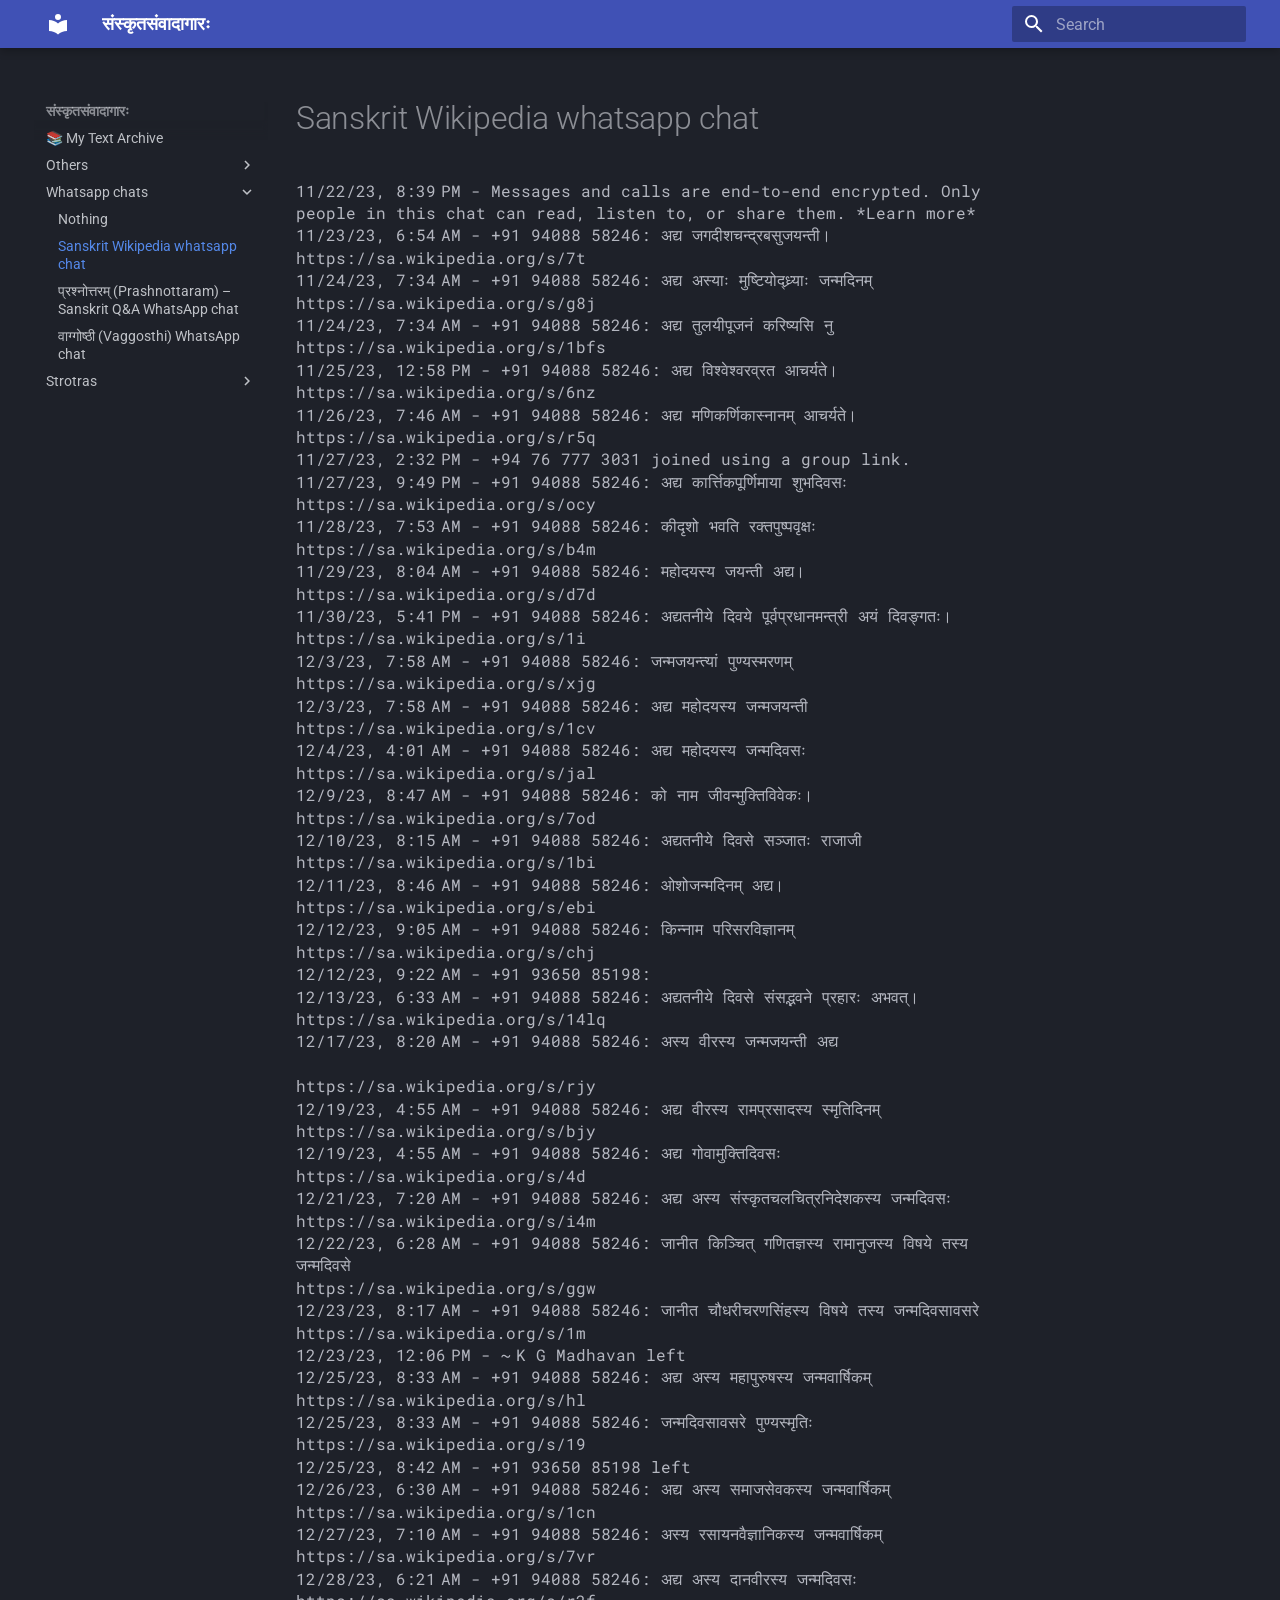
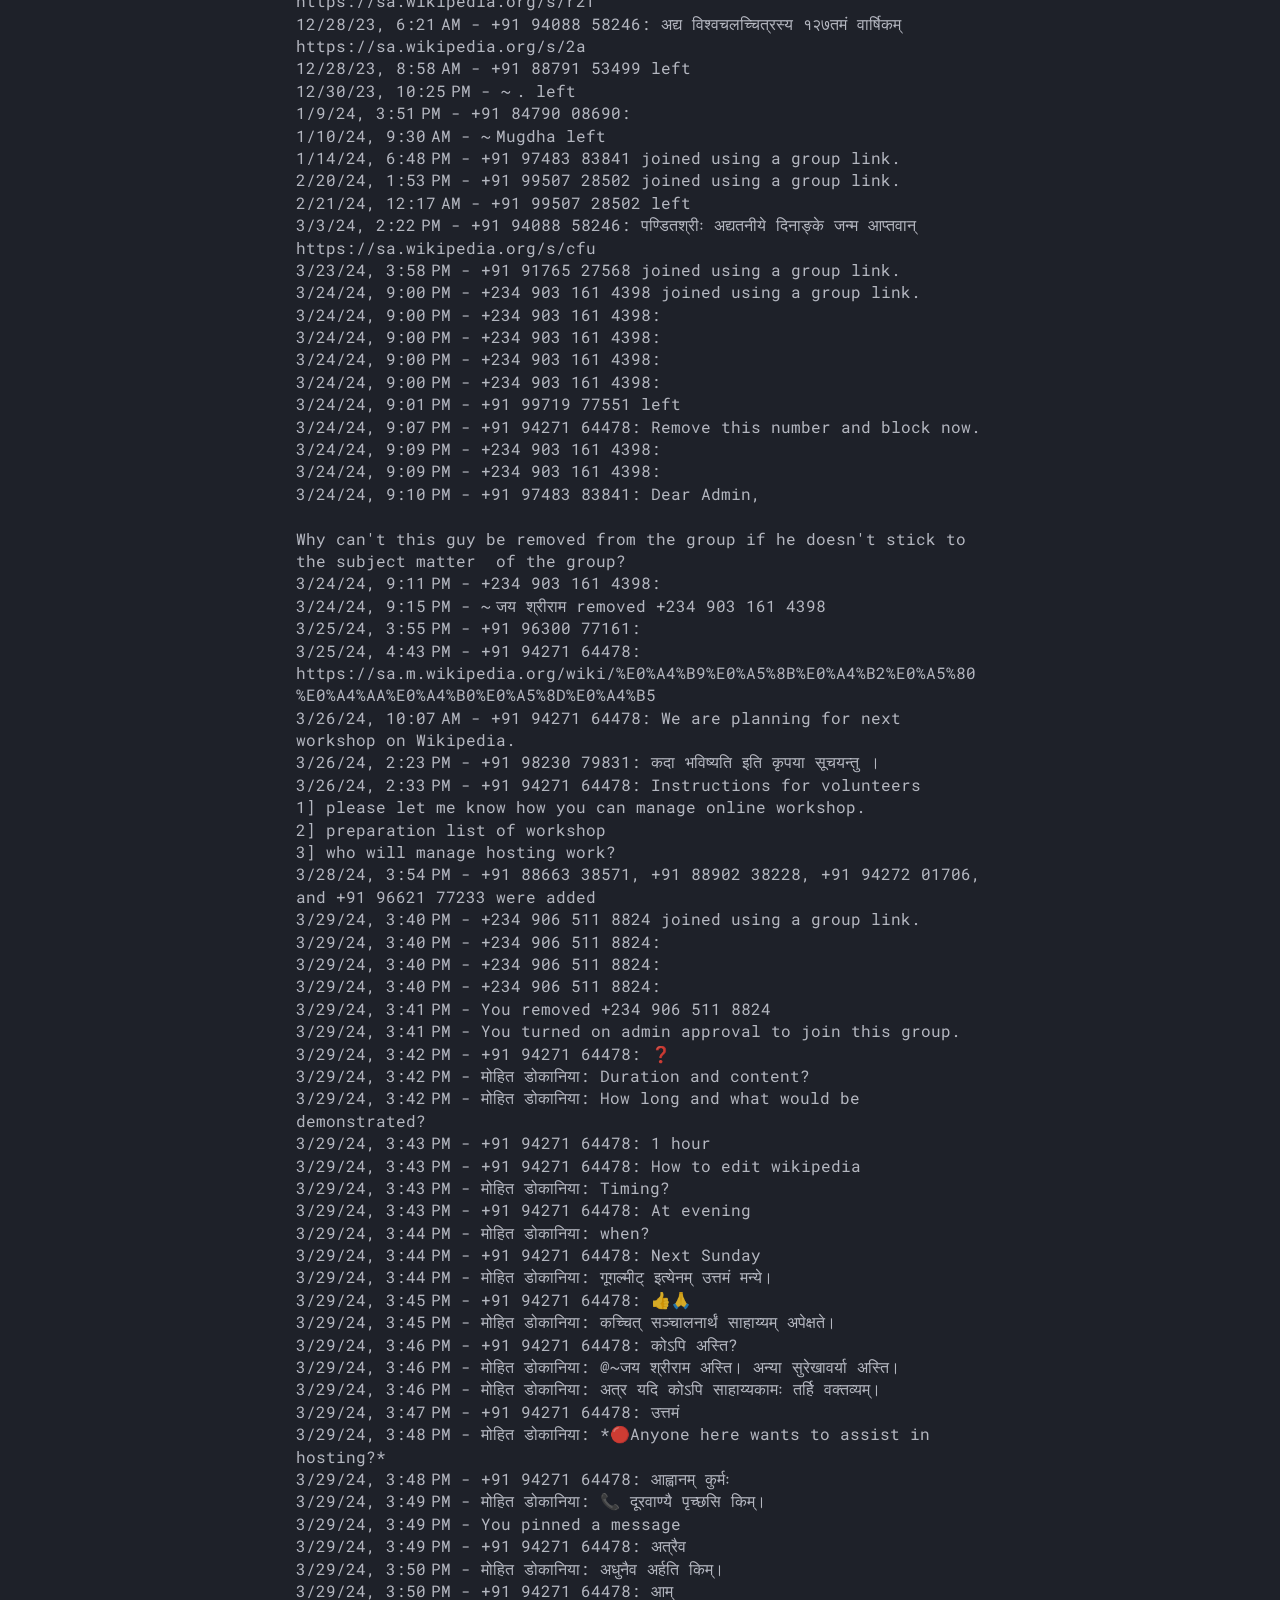
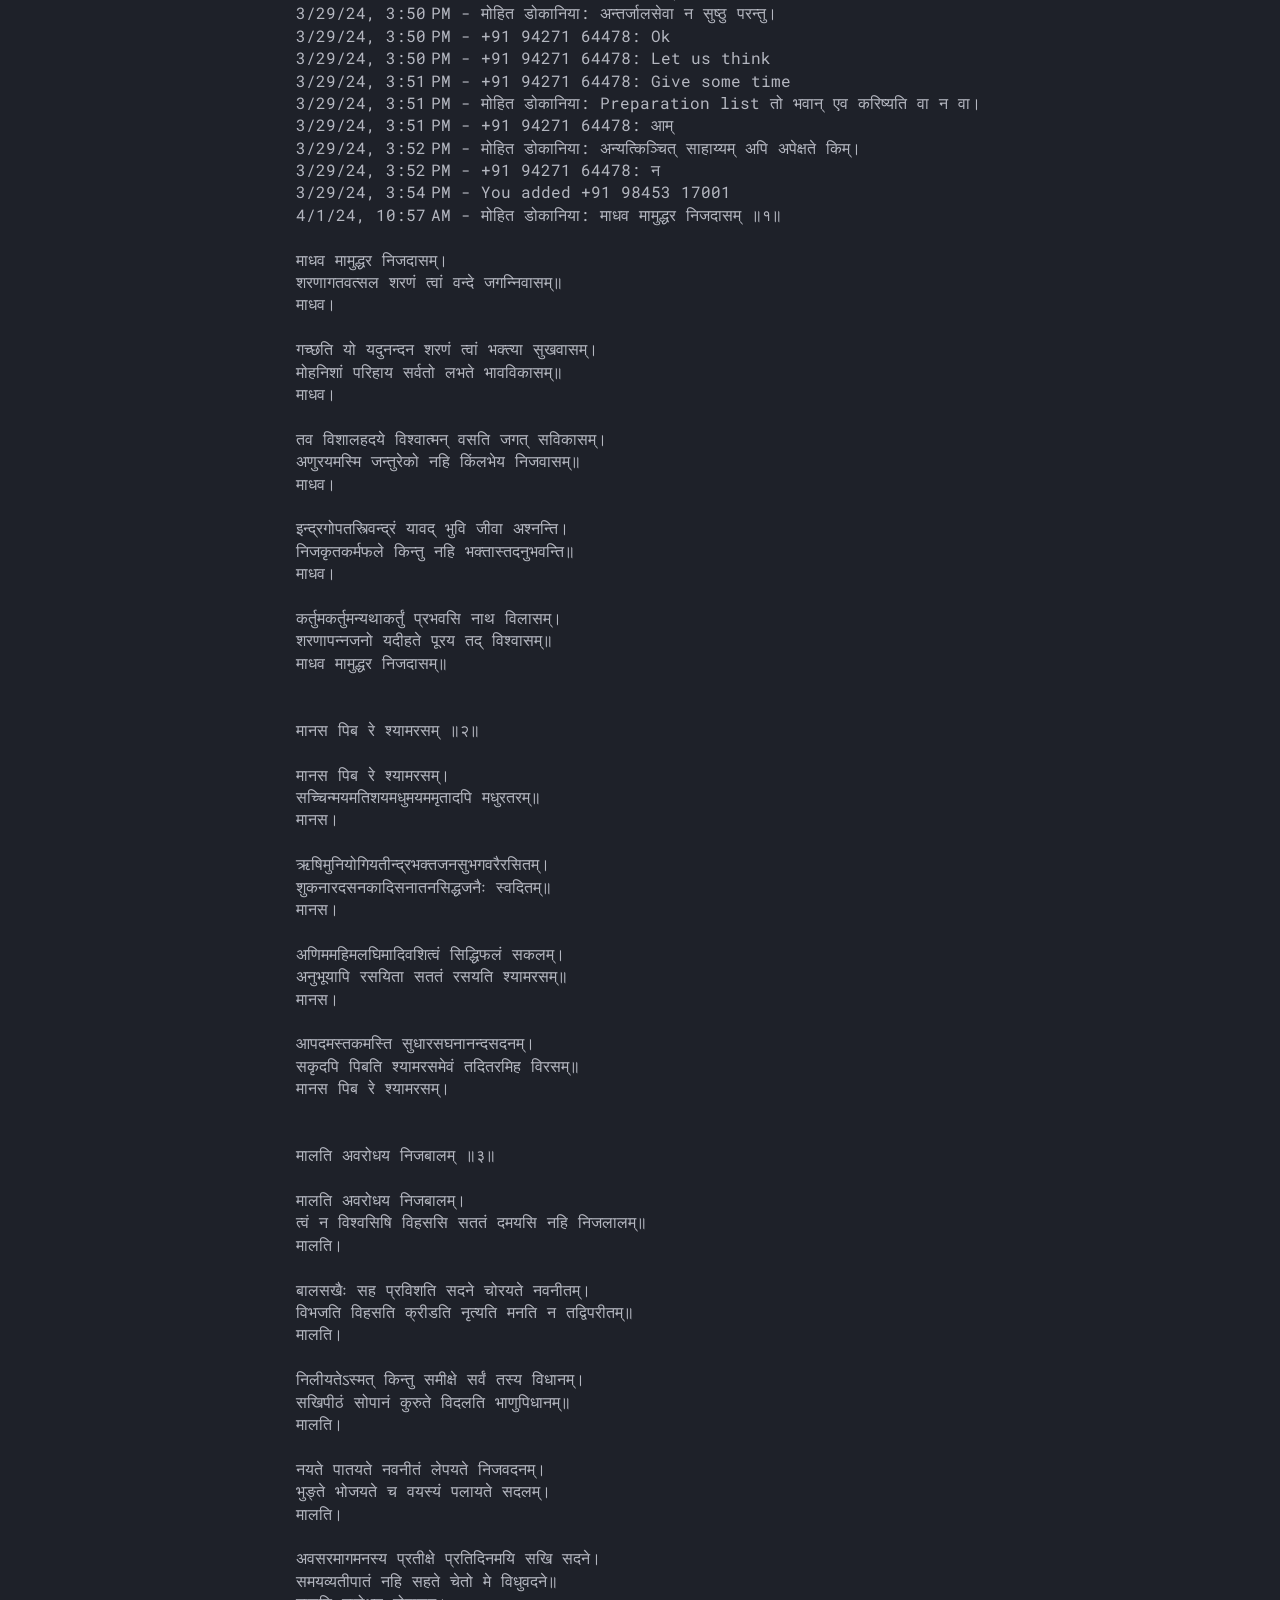
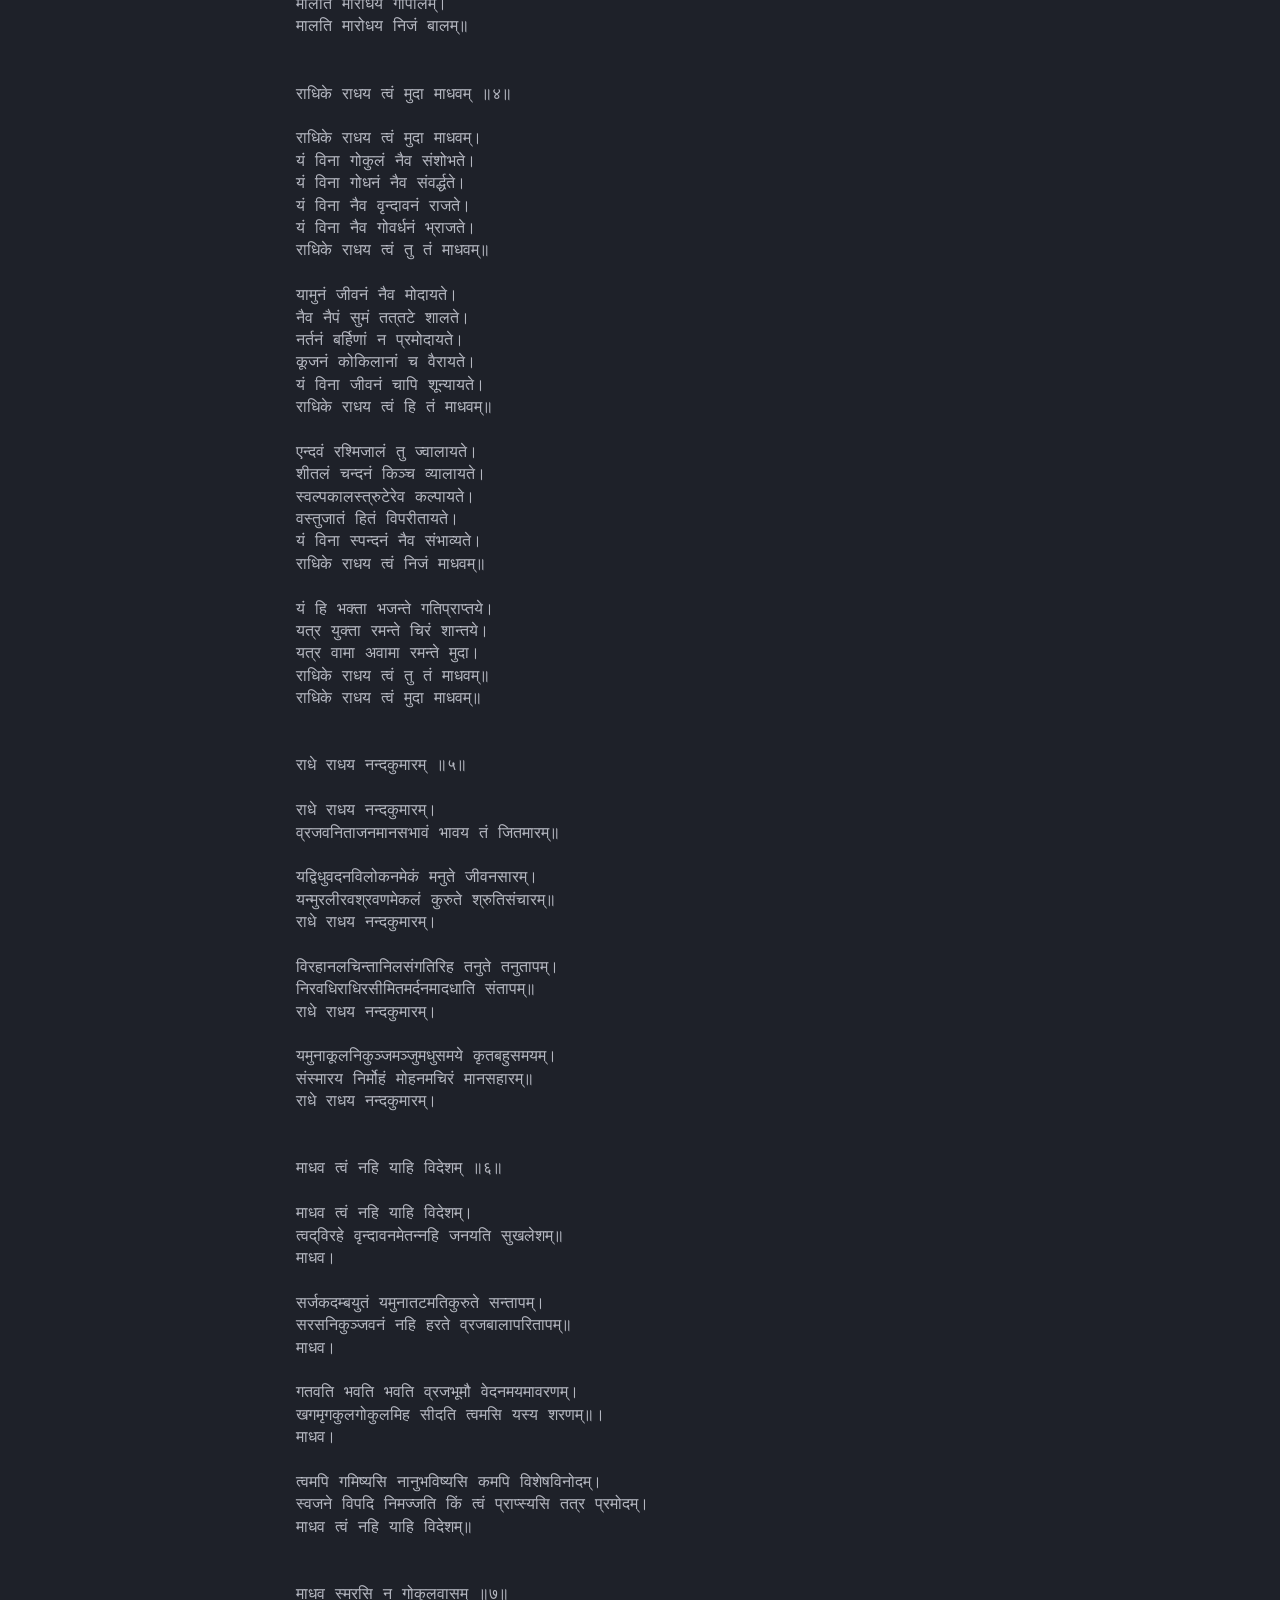
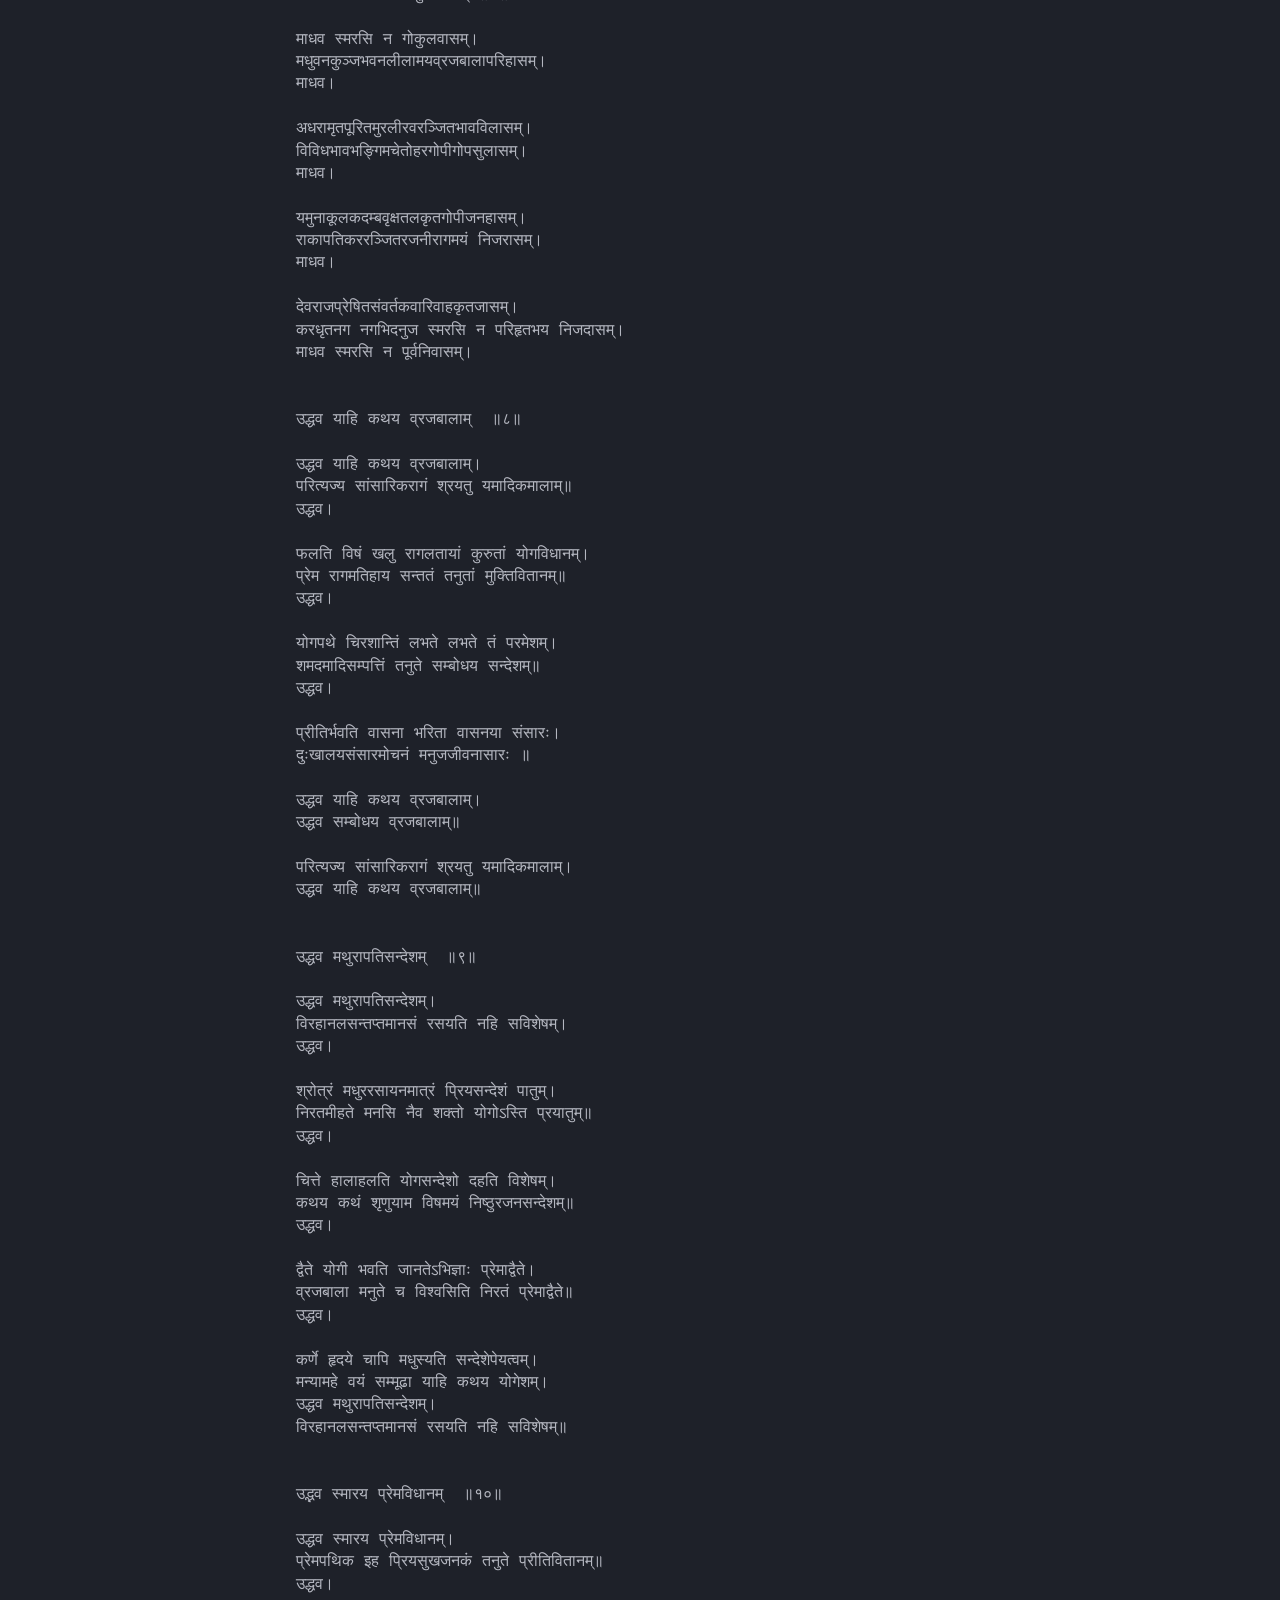
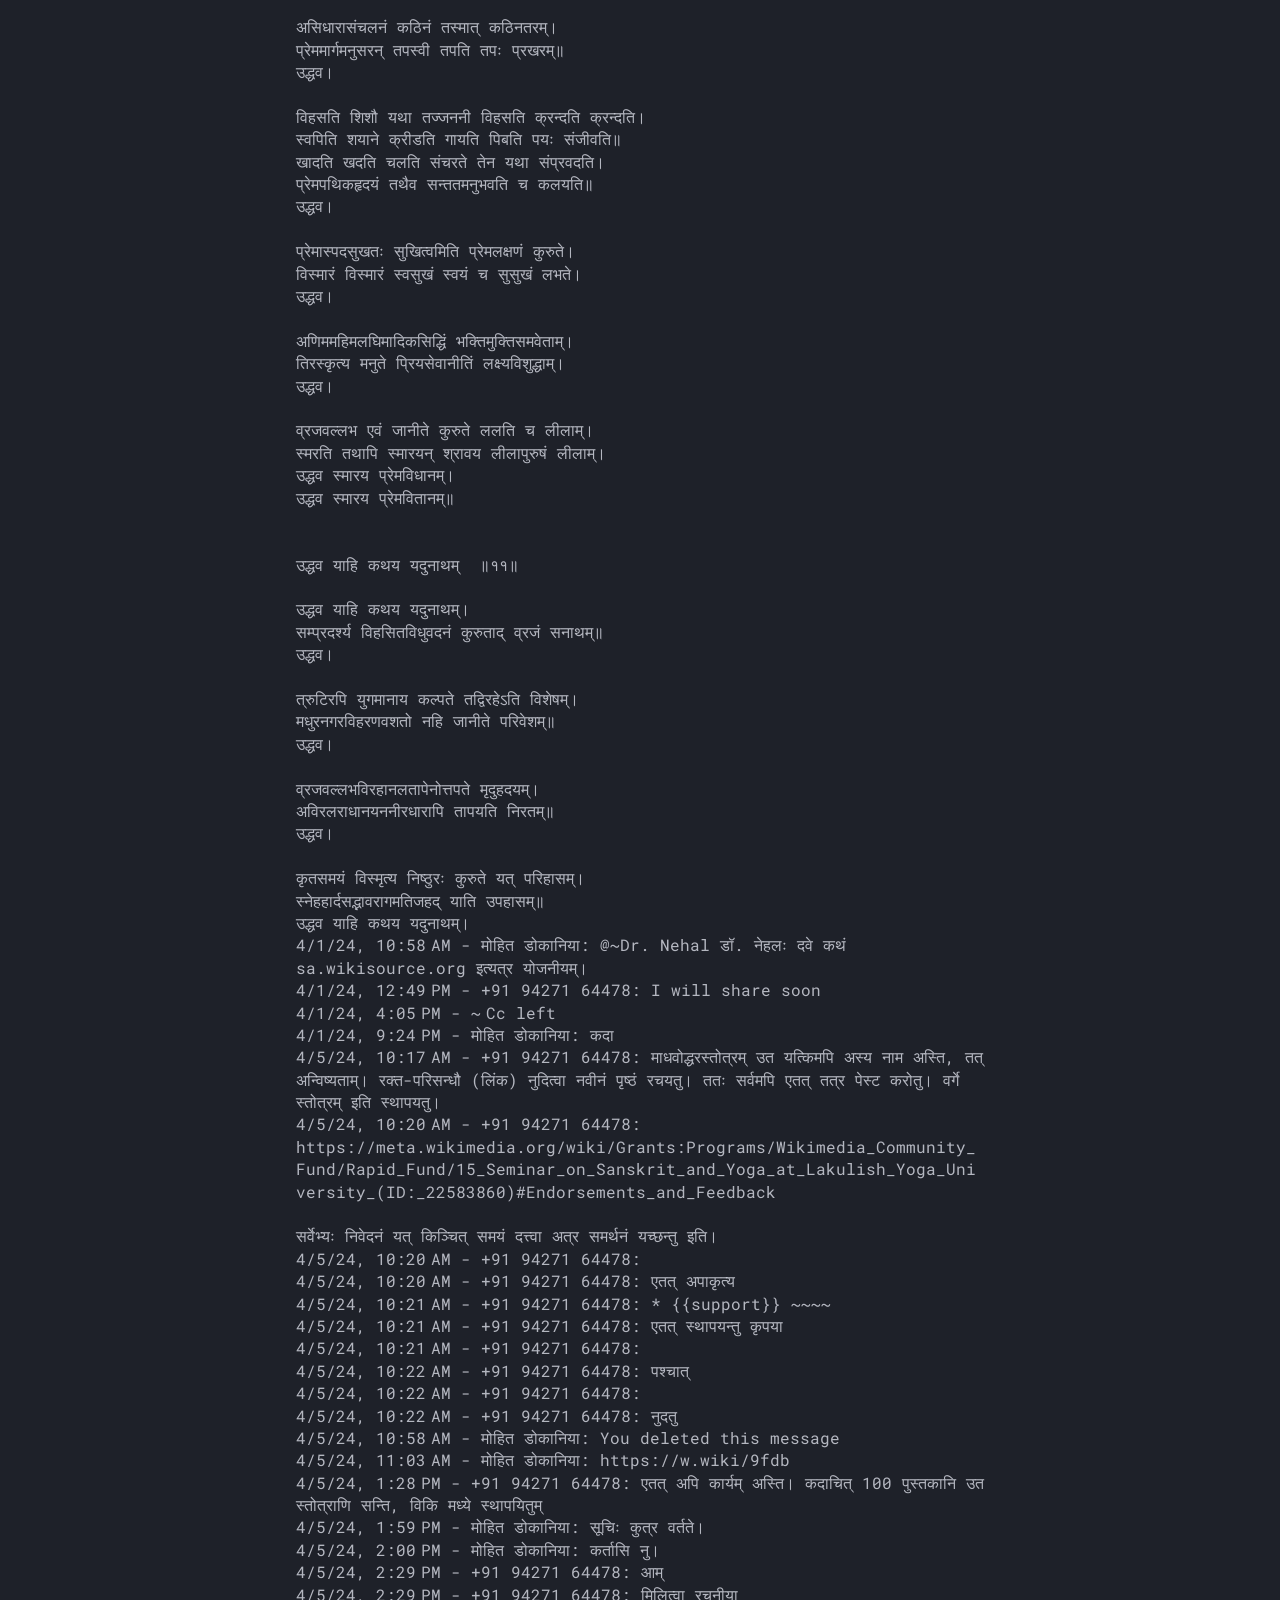
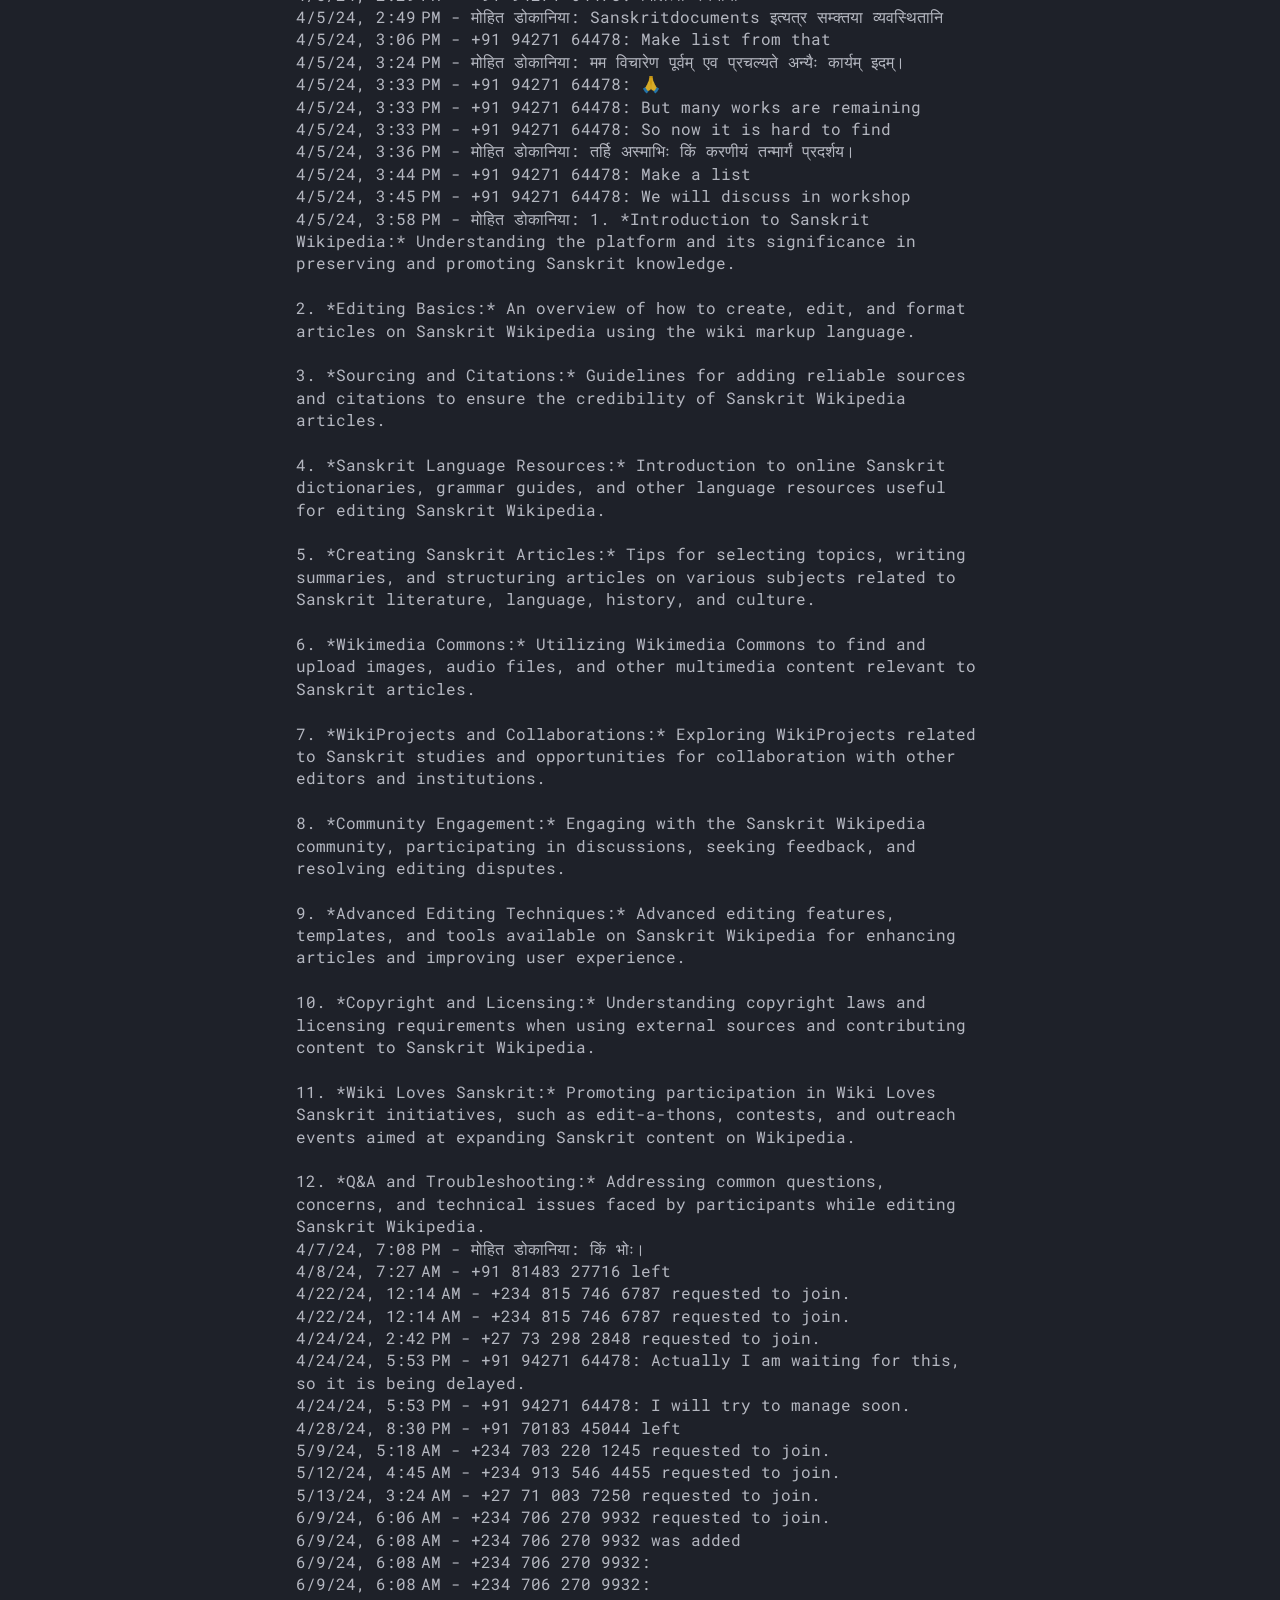
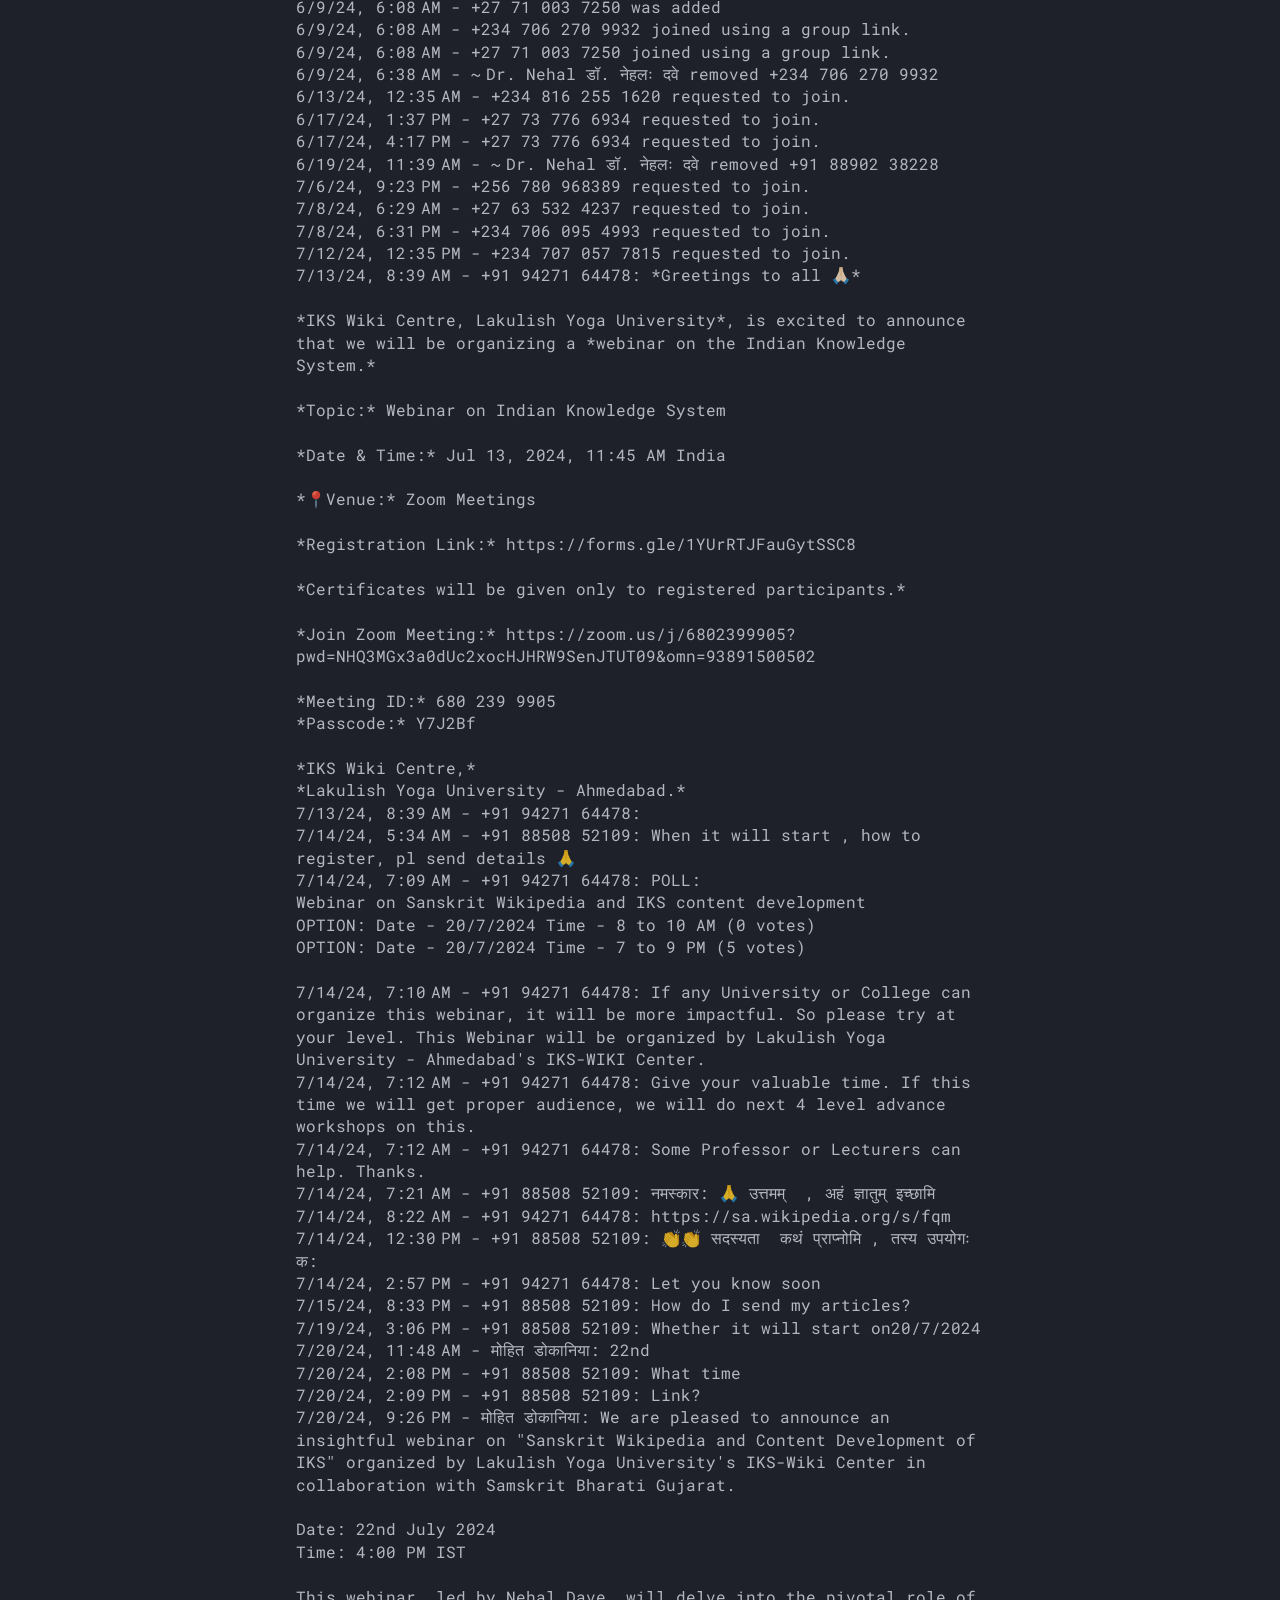
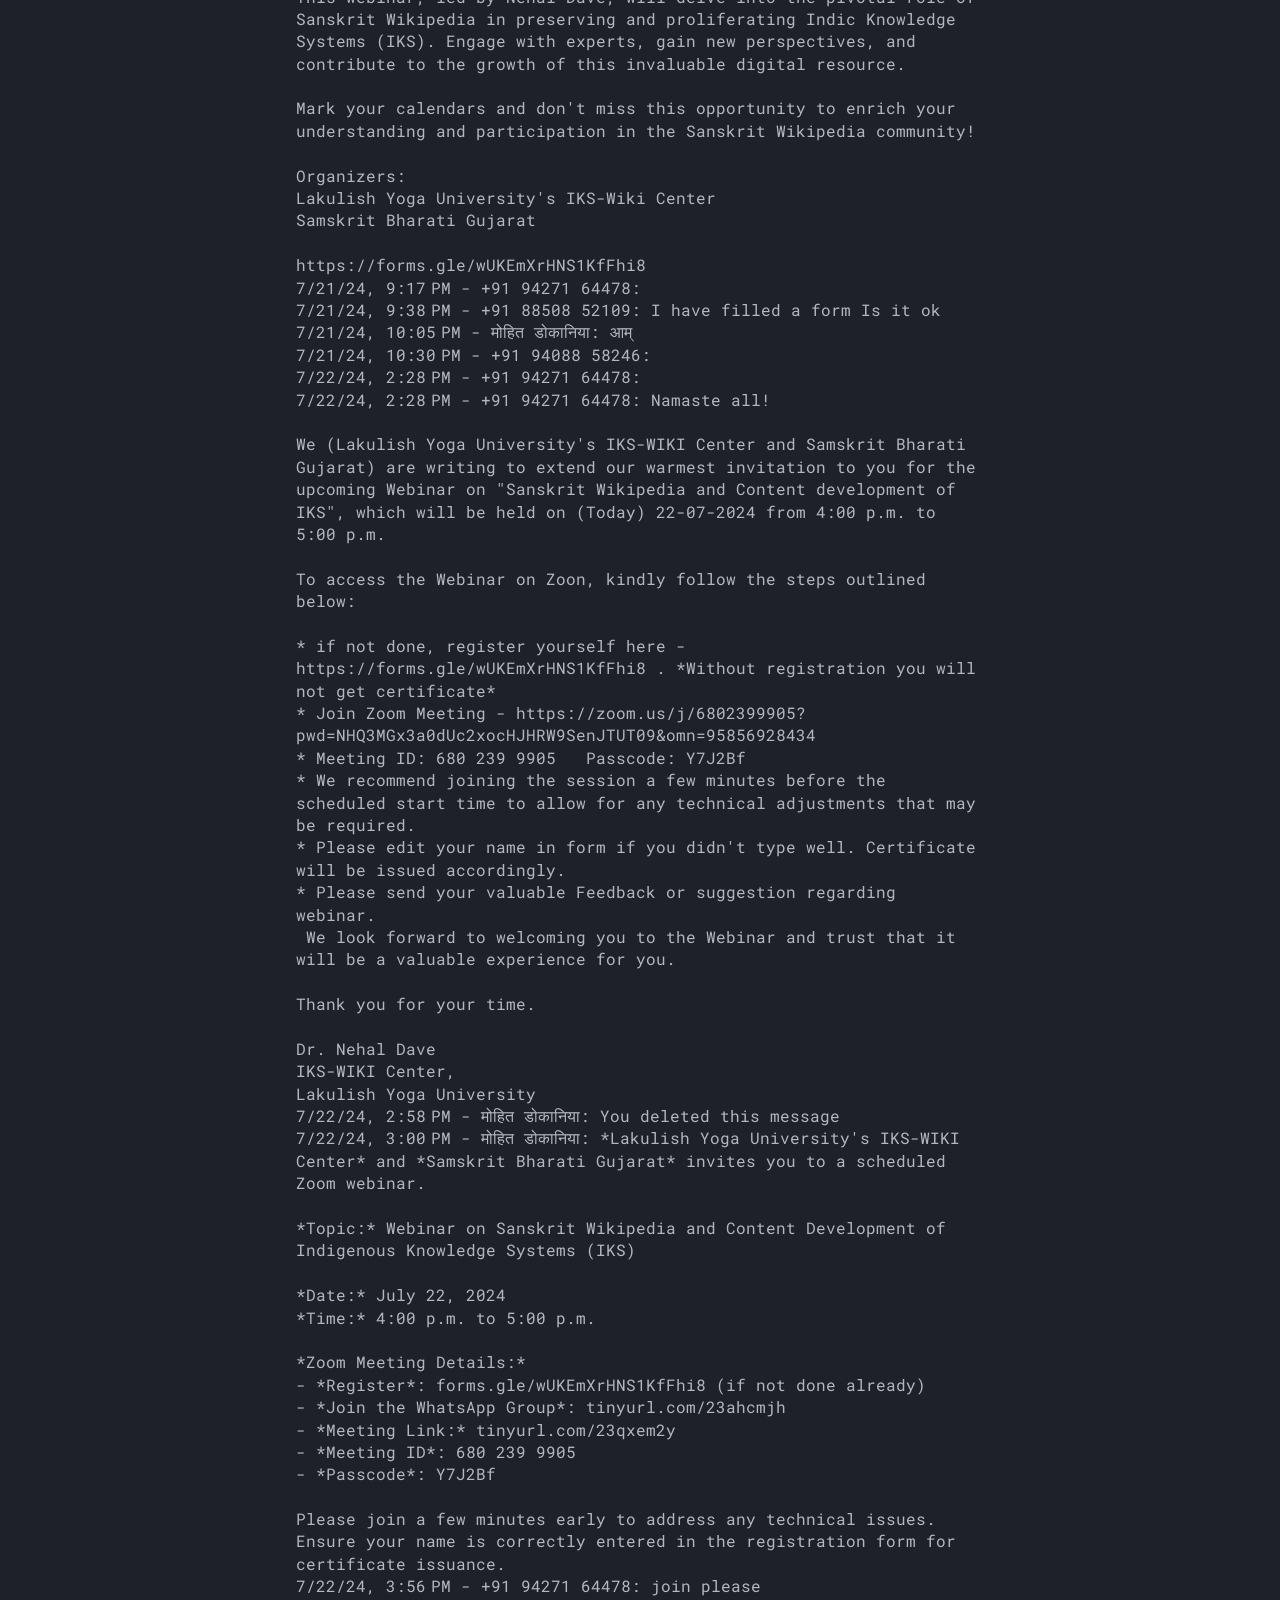
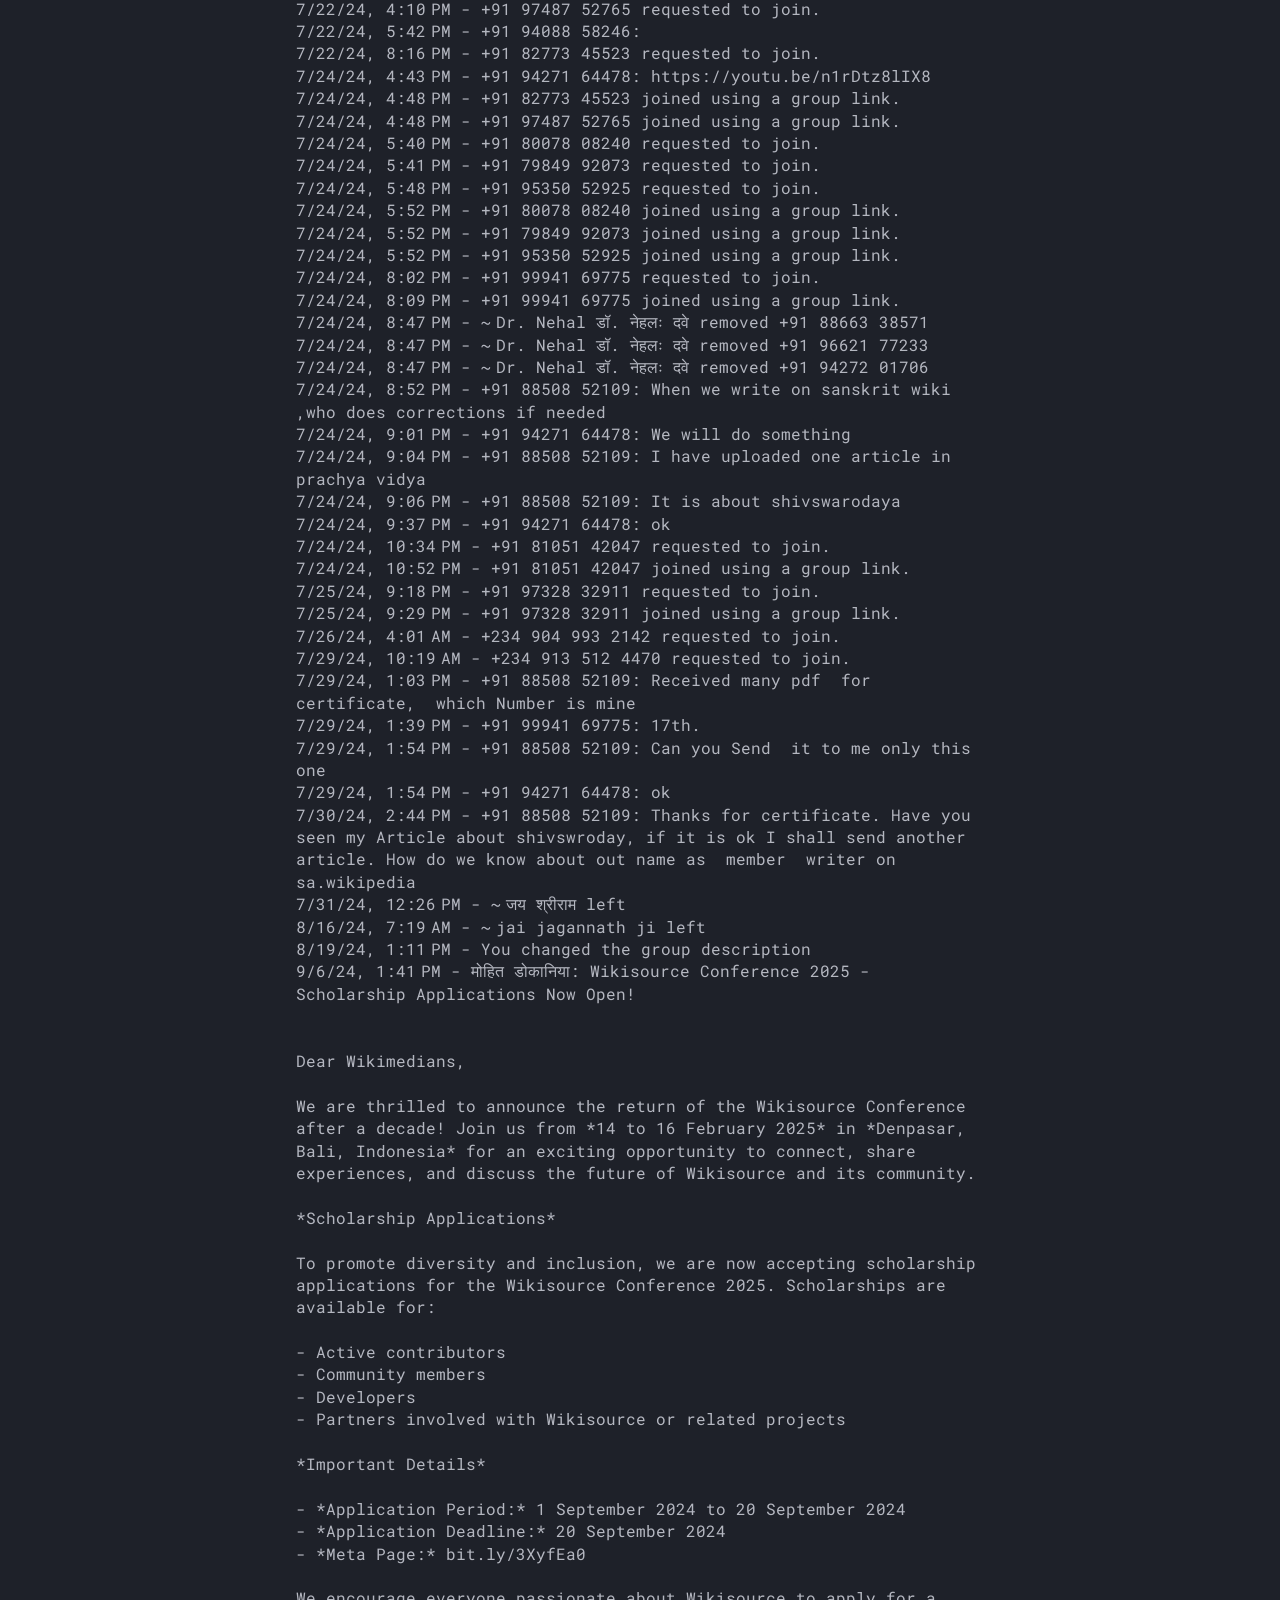
<file: Whatsapp chats/Sanskrit Wikipedia whatsapp chat/index.html>
<!doctype html>
<html lang="en" class="no-js">
  <head>
    
      <meta charset="utf-8">
      <meta name="viewport" content="width=device-width,initial-scale=1">
      
      
        <meta name="author" content="संस्कृत संवादः">
      
      
        <link rel="canonical" href="https://samvadah.github.io/Whatsapp%20chats/Sanskrit%20Wikipedia%20whatsapp%20chat/">
      
      
        <link rel="prev" href="../Nothing/">
      
      
        <link rel="next" href="../%E0%A4%AA%E0%A5%8D%E0%A4%B0%E0%A4%B6%E0%A5%8D%E0%A4%A8%E0%A5%8B%E0%A4%A4%E0%A5%8D%E0%A4%A4%E0%A4%B0%E0%A4%AE%E0%A5%8D%20%28Prashnottaram%29%20%E2%80%93%20Sanskrit%20Q%26A%20WhatsApp%20chat/">
      
      
        
      
      
      <link rel="icon" href="../../assets/images/favicon.png">
      <meta name="generator" content="mkdocs-1.6.1, mkdocs-material-9.8.2">
    
    
      
        <title>Sanskrit Wikipedia whatsapp chat - संस्कृतसंवादागारः</title>
      
    
    
      <link rel="stylesheet" href="../../assets/stylesheets/main.57a0d79d.min.css">
      
        
        <link rel="stylesheet" href="../../assets/stylesheets/palette.fb2fffe2.min.css">
      
      


    
    
      
    
    
      
        
        
        <link rel="preconnect" href="https://fonts.gstatic.com" crossorigin>
        <link rel="stylesheet" href="https://fonts.googleapis.com/css?family=Roboto:300,300i,400,400i,700,700i%7CRoboto+Mono:400,400i,700,700i&display=fallback">
        <style>:root{--md-text-font:"Roboto";--md-code-font:"Roboto Mono"}</style>
      
    
    
      <link rel="stylesheet" href="../../stylesheets/extra.css">
    
    <script>__md_scope=new URL("../..",location),__md_hash=e=>[...e].reduce(((e,_)=>(e<<5)-e+_.charCodeAt(0)),0),__md_get=(e,_=localStorage,t=__md_scope)=>JSON.parse(_.getItem(t.pathname+"."+e)),__md_set=(e,_,t=localStorage,a=__md_scope)=>{try{t.setItem(a.pathname+"."+e,JSON.stringify(_))}catch(e){}}</script>
    
      

    
    
  </head>
  
  
    
    
    
    
    
    <body dir="ltr" data-md-color-scheme="slate" data-md-color-primary="indigo" data-md-color-accent="indigo">
  
    
    <input class="md-toggle" data-md-toggle="drawer" type="checkbox" id="__drawer" autocomplete="off">
    <input class="md-toggle" data-md-toggle="search" type="checkbox" id="__search" autocomplete="off">
    <label class="md-overlay" for="__drawer"></label>
    <div data-md-component="skip">
      
    </div>
    <div data-md-component="announce">
      
    </div>
    
    
      

  

<header class="md-header md-header--shadow" data-md-component="header">
  <nav class="md-header__inner md-grid" aria-label="Header">
    <a href="../.." title="संस्कृतसंवादागारः" class="md-header__button md-logo" aria-label="संस्कृतसंवादागारः" data-md-component="logo">
      
  
  <svg xmlns="http://www.w3.org/2000/svg" viewBox="0 0 24 24"><path d="M12 8a3 3 0 0 0 3-3 3 3 0 0 0-3-3 3 3 0 0 0-3 3 3 3 0 0 0 3 3m0 3.54C9.64 9.35 6.5 8 3 8v11c3.5 0 6.64 1.35 9 3.54 2.36-2.19 5.5-3.54 9-3.54V8c-3.5 0-6.64 1.35-9 3.54"/></svg>

    </a>
    <label class="md-header__button md-icon" for="__drawer">
      
      <svg xmlns="http://www.w3.org/2000/svg" viewBox="0 0 24 24"><path d="M3 6h18v2H3zm0 5h18v2H3zm0 5h18v2H3z"/></svg>
    </label>
    <div class="md-header__title" data-md-component="header-title">
      <div class="md-header__ellipsis">
        <div class="md-header__topic">
          <span class="md-ellipsis">
            संस्कृतसंवादागारः
          </span>
        </div>
        <div class="md-header__topic" data-md-component="header-topic">
          <span class="md-ellipsis">
            
              Sanskrit Wikipedia whatsapp chat
            
          </span>
        </div>
      </div>
    </div>
    
      
    
    
    
    
      
      
        <label class="md-header__button md-icon" for="__search">
          
          <svg xmlns="http://www.w3.org/2000/svg" viewBox="0 0 24 24"><path d="M9.5 3A6.5 6.5 0 0 1 16 9.5c0 1.61-.59 3.09-1.56 4.23l.27.27h.79l5 5-1.5 1.5-5-5v-.79l-.27-.27A6.52 6.52 0 0 1 9.5 16 6.5 6.5 0 0 1 3 9.5 6.5 6.5 0 0 1 9.5 3m0 2C7 5 5 7 5 9.5S7 14 9.5 14 14 12 14 9.5 12 5 9.5 5"/></svg>
        </label>
        <div class="md-search" data-md-component="search" role="dialog">
  <label class="md-search__overlay" for="__search"></label>
  <div class="md-search__inner" role="search">
    <form class="md-search__form" name="search">
      <input type="text" class="md-search__input" name="query" aria-label="Search" placeholder="Search" autocapitalize="off" autocorrect="off" autocomplete="off" spellcheck="false" data-md-component="search-query" required>
      <label class="md-search__icon md-icon" for="__search">
        
        <svg xmlns="http://www.w3.org/2000/svg" viewBox="0 0 24 24"><path d="M9.5 3A6.5 6.5 0 0 1 16 9.5c0 1.61-.59 3.09-1.56 4.23l.27.27h.79l5 5-1.5 1.5-5-5v-.79l-.27-.27A6.52 6.52 0 0 1 9.5 16 6.5 6.5 0 0 1 3 9.5 6.5 6.5 0 0 1 9.5 3m0 2C7 5 5 7 5 9.5S7 14 9.5 14 14 12 14 9.5 12 5 9.5 5"/></svg>
        
        <svg xmlns="http://www.w3.org/2000/svg" viewBox="0 0 24 24"><path d="M20 11v2H8l5.5 5.5-1.42 1.42L4.16 12l7.92-7.92L13.5 5.5 8 11z"/></svg>
      </label>
      <nav class="md-search__options" aria-label="Search">
        
        <button type="reset" class="md-search__icon md-icon" title="Clear" aria-label="Clear" tabindex="-1">
          
          <svg xmlns="http://www.w3.org/2000/svg" viewBox="0 0 24 24"><path d="M19 6.41 17.59 5 12 10.59 6.41 5 5 6.41 10.59 12 5 17.59 6.41 19 12 13.41 17.59 19 19 17.59 13.41 12z"/></svg>
        </button>
      </nav>
      
        <div class="md-search__suggest" data-md-component="search-suggest"></div>
      
    </form>
    <div class="md-search__output">
      <div class="md-search__scrollwrap" tabindex="0" data-md-scrollfix>
        <div class="md-search-result" data-md-component="search-result">
          <div class="md-search-result__meta">
            Initializing search
          </div>
          <ol class="md-search-result__list" role="presentation"></ol>
        </div>
      </div>
    </div>
  </div>
</div>
      
    
    
  </nav>
  
</header>
    
    <div class="md-container" data-md-component="container">
      
      
        
          
        
      
      <main class="md-main" data-md-component="main">
        <div class="md-main__inner md-grid">
          
            
              
              <div class="md-sidebar md-sidebar--primary" data-md-component="sidebar" data-md-type="navigation" >
                <div class="md-sidebar__scrollwrap">
                  <div class="md-sidebar__inner">
                    



<nav class="md-nav md-nav--primary" aria-label="Navigation" data-md-level="0">
  <label class="md-nav__title" for="__drawer">
    <a href="../.." title="संस्कृतसंवादागारः" class="md-nav__button md-logo" aria-label="संस्कृतसंवादागारः" data-md-component="logo">
      
  
  <svg xmlns="http://www.w3.org/2000/svg" viewBox="0 0 24 24"><path d="M12 8a3 3 0 0 0 3-3 3 3 0 0 0-3-3 3 3 0 0 0-3 3 3 3 0 0 0 3 3m0 3.54C9.64 9.35 6.5 8 3 8v11c3.5 0 6.64 1.35 9 3.54 2.36-2.19 5.5-3.54 9-3.54V8c-3.5 0-6.64 1.35-9 3.54"/></svg>

    </a>
    संस्कृतसंवादागारः
  </label>
  
  <ul class="md-nav__list" data-md-scrollfix>
    
      
      
  
  
  
  
    <li class="md-nav__item">
      <a href="../.." class="md-nav__link">
        
  
  
  <span class="md-ellipsis">
    
  
    📚 My Text Archive
  

    
  </span>
  
  

      </a>
    </li>
  

    
      
      
  
  
  
  
    
    
    
    
    
    <li class="md-nav__item md-nav__item--nested">
      
        
        
        <input class="md-nav__toggle md-toggle " type="checkbox" id="__nav_2" >
        
          
          <label class="md-nav__link" for="__nav_2" id="__nav_2_label" tabindex="0">
            
  
  
  <span class="md-ellipsis">
    
  
    Others
  

    
  </span>
  
  

            <span class="md-nav__icon md-icon"></span>
          </label>
        
        <nav class="md-nav" data-md-level="1" aria-labelledby="__nav_2_label" aria-expanded="false">
          <label class="md-nav__title" for="__nav_2">
            <span class="md-nav__icon md-icon"></span>
            
  
    Others
  

          </label>
          <ul class="md-nav__list" data-md-scrollfix>
            
              
                
  
  
  
  
    <li class="md-nav__item">
      <a href="../../Others/%E0%A4%95%E0%A4%BE%E0%A4%B2%E0%A4%BF%E0%A4%A6%E0%A4%BE%E0%A4%B8%E0%A5%8B%E0%A4%BD%E0%A4%B9%E0%A4%AE%E0%A5%8D/" class="md-nav__link">
        
  
  
  <span class="md-ellipsis">
    
  
    कालिदासोऽहम्
  

    
  </span>
  
  

      </a>
    </li>
  

              
            
          </ul>
        </nav>
      
    </li>
  

    
      
      
  
  
    
  
  
  
    
    
    
    
    
    <li class="md-nav__item md-nav__item--active md-nav__item--nested">
      
        
        
        <input class="md-nav__toggle md-toggle " type="checkbox" id="__nav_3" checked>
        
          
          <label class="md-nav__link" for="__nav_3" id="__nav_3_label" tabindex="0">
            
  
  
  <span class="md-ellipsis">
    
  
    Whatsapp chats
  

    
  </span>
  
  

            <span class="md-nav__icon md-icon"></span>
          </label>
        
        <nav class="md-nav" data-md-level="1" aria-labelledby="__nav_3_label" aria-expanded="true">
          <label class="md-nav__title" for="__nav_3">
            <span class="md-nav__icon md-icon"></span>
            
  
    Whatsapp chats
  

          </label>
          <ul class="md-nav__list" data-md-scrollfix>
            
              
                
  
  
  
  
    <li class="md-nav__item">
      <a href="../Nothing/" class="md-nav__link">
        
  
  
  <span class="md-ellipsis">
    
  
    Nothing
  

    
  </span>
  
  

      </a>
    </li>
  

              
            
              
                
  
  
    
  
  
  
    <li class="md-nav__item md-nav__item--active">
      
      <input class="md-nav__toggle md-toggle" type="checkbox" id="__toc">
      
      
      
      <a href="./" class="md-nav__link md-nav__link--active">
        
  
  
  <span class="md-ellipsis">
    
  
    Sanskrit Wikipedia whatsapp chat
  

    
  </span>
  
  

      </a>
      
    </li>
  

              
            
              
                
  
  
  
  
    <li class="md-nav__item">
      <a href="../%E0%A4%AA%E0%A5%8D%E0%A4%B0%E0%A4%B6%E0%A5%8D%E0%A4%A8%E0%A5%8B%E0%A4%A4%E0%A5%8D%E0%A4%A4%E0%A4%B0%E0%A4%AE%E0%A5%8D%20%28Prashnottaram%29%20%E2%80%93%20Sanskrit%20Q%26A%20WhatsApp%20chat/" class="md-nav__link">
        
  
  
  <span class="md-ellipsis">
    
  
    प्रश्नोत्तरम् (Prashnottaram) – Sanskrit Q&A WhatsApp chat
  

    
  </span>
  
  

      </a>
    </li>
  

              
            
              
                
  
  
  
  
    <li class="md-nav__item">
      <a href="../%E0%A4%B5%E0%A4%BE%E0%A4%97%E0%A5%8D%E0%A4%97%E0%A5%8B%E0%A4%B7%E0%A5%8D%E0%A4%A0%E0%A5%80%20%28Vaggosthi%29%20WhatsApp%20chat/" class="md-nav__link">
        
  
  
  <span class="md-ellipsis">
    
  
    वाग्गोष्ठी (Vaggosthi) WhatsApp chat
  

    
  </span>
  
  

      </a>
    </li>
  

              
            
          </ul>
        </nav>
      
    </li>
  

    
      
      
  
  
  
  
    
    
    
    
    
    <li class="md-nav__item md-nav__item--nested">
      
        
        
        <input class="md-nav__toggle md-toggle " type="checkbox" id="__nav_4" >
        
          
          <label class="md-nav__link" for="__nav_4" id="__nav_4_label" tabindex="0">
            
  
  
  <span class="md-ellipsis">
    
  
    Strotras
  

    
  </span>
  
  

            <span class="md-nav__icon md-icon"></span>
          </label>
        
        <nav class="md-nav" data-md-level="1" aria-labelledby="__nav_4_label" aria-expanded="false">
          <label class="md-nav__title" for="__nav_4">
            <span class="md-nav__icon md-icon"></span>
            
  
    Strotras
  

          </label>
          <ul class="md-nav__list" data-md-scrollfix>
            
              
                
  
  
  
  
    <li class="md-nav__item">
      <a href="../../strotras/Shiva%20Tandava%20Strotram/" class="md-nav__link">
        
  
  
  <span class="md-ellipsis">
    
  
    शिवताण्डवस्तोत्रम्
  

    
  </span>
  
  

      </a>
    </li>
  

              
            
          </ul>
        </nav>
      
    </li>
  

    
  </ul>
</nav>
                  </div>
                </div>
              </div>
            
            
              
              <div class="md-sidebar md-sidebar--secondary" data-md-component="sidebar" data-md-type="toc" >
                <div class="md-sidebar__scrollwrap">
                  <div class="md-sidebar__inner">
                    

<nav class="md-nav md-nav--secondary" aria-label="Table of contents">
  
  
  
  
</nav>
                  </div>
                </div>
              </div>
            
          
          
            <div class="md-content" data-md-component="content">
              
              <article class="md-content__inner md-typeset">
                
                  



  <h1>Sanskrit Wikipedia whatsapp chat</h1>

<pre style="white-space: pre-wrap;">
11/22/23, 8:39 PM - Messages and calls are end-to-end encrypted. Only people in this chat can read, listen to, or share them. *Learn more*
11/23/23, 6:54 AM - +91 94088 58246: अद्य जगदीशचन्द्रबसुजयन्ती।
https://sa.wikipedia.org/s/7t
11/24/23, 7:34 AM - +91 94088 58246: अद्य अस्याः मुष्टियोद्ध्र्याः जन्मदिनम्
https://sa.wikipedia.org/s/g8j
11/24/23, 7:34 AM - +91 94088 58246: अद्य तुलयीपूजनं करिष्यसि नु
https://sa.wikipedia.org/s/1bfs
11/25/23, 12:58 PM - +91 94088 58246: अद्य विश्वेश्वरव्रत आचर्यते।
https://sa.wikipedia.org/s/6nz
11/26/23, 7:46 AM - +91 94088 58246: अद्य मणिकर्णिकास्नानम् आचर्यते।
https://sa.wikipedia.org/s/r5q
11/27/23, 2:32 PM - +94 76 777 3031 joined using a group link.
11/27/23, 9:49 PM - +91 94088 58246: अद्य कार्त्तिकपूर्णिमाया शुभदिवसः
https://sa.wikipedia.org/s/ocy
11/28/23, 7:53 AM - +91 94088 58246: कीदृशो भवति रक्तपुष्पवृक्षः
https://sa.wikipedia.org/s/b4m
11/29/23, 8:04 AM - +91 94088 58246: महोदयस्य जयन्ती अद्य।
https://sa.wikipedia.org/s/d7d
11/30/23, 5:41 PM - +91 94088 58246: अद्यतनीये दिवये पूर्वप्रधानमन्त्री अयं दिवङ्गतः।
https://sa.wikipedia.org/s/1i
12/3/23, 7:58 AM - +91 94088 58246: जन्मजयन्त्यां पुण्यस्मरणम्
https://sa.wikipedia.org/s/xjg
12/3/23, 7:58 AM - +91 94088 58246: अद्य महोदयस्य जन्मजयन्ती
https://sa.wikipedia.org/s/1cv
12/4/23, 4:01 AM - +91 94088 58246: अद्य महोदयस्य जन्मदिवसः
https://sa.wikipedia.org/s/jal
12/9/23, 8:47 AM - +91 94088 58246: को नाम जीवन्मुक्तिविवेकः।
https://sa.wikipedia.org/s/7od
12/10/23, 8:15 AM - +91 94088 58246: अद्यतनीये दिवसे सञ्जातः राजाजी
https://sa.wikipedia.org/s/1bi
12/11/23, 8:46 AM - +91 94088 58246: ओशोजन्मदिनम् अद्य।
https://sa.wikipedia.org/s/ebi
12/12/23, 9:05 AM - +91 94088 58246: किन्नाम परिसरविज्ञानम्
https://sa.wikipedia.org/s/chj
12/12/23, 9:22 AM - +91 93650 85198: 
12/13/23, 6:33 AM - +91 94088 58246: अद्यतनीये दिवसे संसद्भवने प्रहारः अभवत्।
https://sa.wikipedia.org/s/14lq
12/17/23, 8:20 AM - +91 94088 58246: अस्य वीरस्य जन्मजयन्ती अद्य

https://sa.wikipedia.org/s/rjy
12/19/23, 4:55 AM - +91 94088 58246: अद्य वीरस्य रामप्रसादस्य स्मृतिदिनम्
https://sa.wikipedia.org/s/bjy
12/19/23, 4:55 AM - +91 94088 58246: अद्य गोवामुक्तिदिवसः 
https://sa.wikipedia.org/s/4d
12/21/23, 7:20 AM - +91 94088 58246: अद्य अस्य संस्कृतचलचित्रनिदेशकस्य जन्मदिवसः
https://sa.wikipedia.org/s/i4m
12/22/23, 6:28 AM - +91 94088 58246: जानीत किञ्चित् गणितज्ञस्य रामानुजस्य विषये तस्य जन्मदिवसे
https://sa.wikipedia.org/s/ggw
12/23/23, 8:17 AM - +91 94088 58246: जानीत चौधरीचरणसिंहस्य विषये तस्य जन्मदिवसावसरे
https://sa.wikipedia.org/s/1m
12/23/23, 12:06 PM - ~ K G Madhavan left
12/25/23, 8:33 AM - +91 94088 58246: अद्य अस्य महापुरुषस्य जन्मवार्षिकम्
https://sa.wikipedia.org/s/hl
12/25/23, 8:33 AM - +91 94088 58246: जन्मदिवसावसरे पुण्यस्मृतिः
https://sa.wikipedia.org/s/19
12/25/23, 8:42 AM - +91 93650 85198 left
12/26/23, 6:30 AM - +91 94088 58246: अद्य अस्य समाजसेवकस्य जन्मवार्षिकम्
https://sa.wikipedia.org/s/1cn
12/27/23, 7:10 AM - +91 94088 58246: अस्य रसायनवैज्ञानिकस्य जन्मवार्षिकम्
https://sa.wikipedia.org/s/7vr
12/28/23, 6:21 AM - +91 94088 58246: अद्य अस्य दानवीरस्य जन्मदिवसः
https://sa.wikipedia.org/s/r2f
12/28/23, 6:21 AM - +91 94088 58246: अद्य विश्वचलच्चित्रस्य १२७तमं वार्षिकम्
https://sa.wikipedia.org/s/2a
12/28/23, 8:58 AM - +91 88791 53499 left
12/30/23, 10:25 PM - ~ . left
1/9/24, 3:51 PM - +91 84790 08690: 
1/10/24, 9:30 AM - ~ Mugdha left
1/14/24, 6:48 PM - +91 97483 83841 joined using a group link.
2/20/24, 1:53 PM - +91 99507 28502 joined using a group link.
2/21/24, 12:17 AM - +91 99507 28502 left
3/3/24, 2:22 PM - +91 94088 58246: पण्डितश्रीः अद्यतनीये दिनाङ्के जन्म आप्तवान्
https://sa.wikipedia.org/s/cfu
3/23/24, 3:58 PM - +91 91765 27568 joined using a group link.
3/24/24, 9:00 PM - +234 903 161 4398 joined using a group link.
3/24/24, 9:00 PM - +234 903 161 4398: 
3/24/24, 9:00 PM - +234 903 161 4398: 
3/24/24, 9:00 PM - +234 903 161 4398: 
3/24/24, 9:00 PM - +234 903 161 4398: 
3/24/24, 9:01 PM - +91 99719 77551 left
3/24/24, 9:07 PM - +91 94271 64478: Remove this number and block now.
3/24/24, 9:09 PM - +234 903 161 4398: 
3/24/24, 9:09 PM - +234 903 161 4398: 
3/24/24, 9:10 PM - +91 97483 83841: Dear Admin,

Why can't this guy be removed from the group if he doesn't stick to the subject matter  of the group?
3/24/24, 9:11 PM - +234 903 161 4398: 
3/24/24, 9:15 PM - ~ जय श्रीराम removed +234 903 161 4398
3/25/24, 3:55 PM - +91 96300 77161: <Media omitted>
3/25/24, 4:43 PM - +91 94271 64478: https://sa.m.wikipedia.org/wiki/%E0%A4%B9%E0%A5%8B%E0%A4%B2%E0%A5%80%E0%A4%AA%E0%A4%B0%E0%A5%8D%E0%A4%B5
3/26/24, 10:07 AM - +91 94271 64478: We are planning for next workshop on Wikipedia.
3/26/24, 2:23 PM - +91 98230 79831: कदा भविष्यति इति कृपया सूचयन्तु ।
3/26/24, 2:33 PM - +91 94271 64478: Instructions for volunteers
1] please let me know how you can manage online workshop.
2] preparation list of workshop
3] who will manage hosting work?
3/28/24, 3:54 PM - +91 88663 38571, +91 88902 38228, +91 94272 01706, and +91 96621 77233 were added
3/29/24, 3:40 PM - +234 906 511 8824 joined using a group link.
3/29/24, 3:40 PM - +234 906 511 8824: 
3/29/24, 3:40 PM - +234 906 511 8824: 
3/29/24, 3:40 PM - +234 906 511 8824: 
3/29/24, 3:41 PM - You removed +234 906 511 8824
3/29/24, 3:41 PM - You turned on admin approval to join this group.
3/29/24, 3:42 PM - +91 94271 64478: ❓
3/29/24, 3:42 PM - मोहित डोकानिया: Duration and content?
3/29/24, 3:42 PM - मोहित डोकानिया: How long and what would be demonstrated?
3/29/24, 3:43 PM - +91 94271 64478: 1 hour
3/29/24, 3:43 PM - +91 94271 64478: How to edit wikipedia
3/29/24, 3:43 PM - मोहित डोकानिया: Timing?
3/29/24, 3:43 PM - +91 94271 64478: At evening
3/29/24, 3:44 PM - मोहित डोकानिया: when?
3/29/24, 3:44 PM - +91 94271 64478: Next Sunday
3/29/24, 3:44 PM - मोहित डोकानिया: गूगल्मीट् इत्येनम् उत्तमं मन्ये।
3/29/24, 3:45 PM - +91 94271 64478: 👍🙏
3/29/24, 3:45 PM - मोहित डोकानिया: कच्चित् सञ्चालनार्थं साहाय्यम् अपेक्षते।
3/29/24, 3:46 PM - +91 94271 64478: कोऽपि अस्ति?
3/29/24, 3:46 PM - मोहित डोकानिया: @⁨~जय श्रीराम⁩ अस्ति। अन्या सुरेखावर्या अस्ति।
3/29/24, 3:46 PM - मोहित डोकानिया: अत्र यदि कोऽपि साहाय्यकामः तर्हि वक्तव्यम्।
3/29/24, 3:47 PM - +91 94271 64478: उत्तमं
3/29/24, 3:48 PM - मोहित डोकानिया: *🔴Anyone here wants to assist in hosting?*
3/29/24, 3:48 PM - +91 94271 64478: आह्वानम् कुर्मः
3/29/24, 3:49 PM - मोहित डोकानिया: 📞 दूरवाण्यै पृच्छसि किम्।
3/29/24, 3:49 PM - You pinned a message
3/29/24, 3:49 PM - +91 94271 64478: अत्रैव
3/29/24, 3:50 PM - मोहित डोकानिया: अधुनैव अर्हति किम्।
3/29/24, 3:50 PM - +91 94271 64478: आम्
3/29/24, 3:50 PM - मोहित डोकानिया: अन्तर्जालसेवा न सुष्ठु परन्तु।
3/29/24, 3:50 PM - +91 94271 64478: Ok
3/29/24, 3:50 PM - +91 94271 64478: Let us think
3/29/24, 3:51 PM - +91 94271 64478: Give some time
3/29/24, 3:51 PM - मोहित डोकानिया: Preparation list तो भवान् एव करिष्यति वा न वा।
3/29/24, 3:51 PM - +91 94271 64478: आम्
3/29/24, 3:52 PM - मोहित डोकानिया: अन्यत्किञ्चित् साहाय्यम् अपि अपेक्षते किम्।
3/29/24, 3:52 PM - +91 94271 64478: न
3/29/24, 3:54 PM - You added +91 98453 17001
4/1/24, 10:57 AM - मोहित डोकानिया: माधव मामुद्धर निजदासम् ॥१॥ 

माधव मामुद्धर निजदासम्। 
शरणागतवत्सल शरणं त्वां वन्दे जगन्निवासम्॥
माधव। 

गच्छति यो यदुनन्दन शरणं त्वां भक्त्या सुखवासम्। 
मोहनिशां परिहाय सर्वतो लभते भावविकासम्॥ 
माधव। 

तव विशालहदये विश्वात्मन् वसति जगत् सविकासम्। 
अणुरयमस्मि जन्तुरेको नहि किंलभेय निजवासम्॥ 
माधव।

इन्द्रगोपतस्त्विन्द्रं यावद् भुवि जीवा अश्नन्ति। 
निजकृतकर्मफले किन्तु नहि भक्तास्तदनुभवन्ति॥
माधव। 

कर्तुमकर्तुमन्यथाकर्तुं प्रभवसि नाथ विलासम्।
शरणापन्नजनो यदीहते पूरय तद् विश्वासम्॥
माधव मामुद्धर निजदासम्॥


मानस पिब रे श्यामरसम् ॥२॥ 

मानस पिब रे श्यामरसम्। 
सच्चिन्मयमतिशयमधुमयममृतादपि मधुरतरम्॥ 
मानस। 

ऋषिमुनियोगियतीन्द्रभक्तजनसुभगवरैरसितम्। 
शुकनारदसनकादिसनातनसिद्धजनैः स्वदितम्॥
मानस। 

अणिममहिमलघिमादिवशित्वं सिद्धिफलं सकलम्। 
अनुभूयापि रसयिता सततं रसयति श्यामरसम्॥
मानस। 

आपदमस्तकमस्ति सुधारसघनानन्दसदनम्। 
सकृदपि पिबति श्यामरसमेवं तदितरमिह विरसम्॥
मानस पिब रे श्यामरसम्।


मालति अवरोधय निजबालम् ॥३॥

मालति अवरोधय निजबालम्। 
त्वं न विश्वसिषि विहससि सततं दमयसि नहि निजलालम्॥
मालति। 

बालसखैः सह प्रविशति सदने चोरयते नवनीतम्। 
विभजति विहसति क्रीडति नृत्यति मनति न तद्विपरीतम्॥ 
मालति। 

निलीयतेऽस्मत् किन्तु समीक्षे सर्वं तस्य विधानम्। 
सखिपीठं सोपानं कुरुते विदलति भाणुपिधानम्॥ 
मालति। 

नयते पातयते नवनीतं लेपयते निजवदनम्। 
भुङ्ते भोजयते च वयस्यं पलायते सदलम्। 
मालति। 

अवसरमागमनस्य प्रतीक्षे प्रतिदिनमयि सखि सदने। 
समयव्यतीपातं नहि सहते चेतो मे विधुवदने॥ 
मालति मारोधय गोपालम्। 
मालति मारोधय निजं बालम्॥


राधिके राधय त्वं मुदा माधवम्‌ ॥४॥ 

राधिके राधय त्वं मुदा माधवम्‌। 
यं विना गोकुलं नैव संशोभते।
यं विना गोधनं नैव संवर्द्धते।
यं विना नैव वृन्दावनं राजते।
यं विना नैव गोवर्धनं भ्राजते‌।
राधिके राधय त्वं तु तं माधवम्‌॥

यामुनं जीवनं नैव मोदायते।
नैव नैपं सुमं तत्‌तटे शालते।
नर्तनं बर्हिणां न प्रमोदायते। 
कूजनं कोकिलानां च वैरायते। 
यं विना जीवनं चापि शून्यायते। 
राधिके राधय त्वं हि तं माधवम्‌॥

एन्दवं रश्मिजालं तु ज्वालायते। 
शीतलं चन्दनं किञ्च व्यालायते।
स्वल्पकालस्त्रुटेरेव कल्पायते। 
वस्तुजातं हितं विपरीतायते। 
यं विना स्पन्दनं नैव संभाव्यते। 
राधिके राधय त्वं निजं माधवम्‌॥ 

यं हि भक्ता भजन्ते गतिप्राप्तये। 
यत्र युक्ता रमन्ते चिरं शान्तये। 
यत्र वामा अवामा रमन्ते मुदा। 
राधिके राधय त्वं तु तं माधवम्‌॥ 
राधिके राधय त्वं मुदा माधवम्‌॥


राधे राधय नन्दकुमारम् ॥५॥

राधे राधय नन्दकुमारम्। 
व्रजवनिताजनमानसभावं भावय तं जितमारम्॥ 

यद्विधुवदनविलोकनमेकं मनुते जीवनसारम्। 
यन्मुरलीरवश्रवणमेकलं कुरुते श्रुतिसंचारम्॥
राधे राधय नन्दकुमारम्। 

विरहानलचिन्तानिलसंगतिरिह तनुते तनुतापम्। 
निरवधिराधिरसीमितमर्दनमादधाति संतापम्॥ 
राधे राधय नन्दकुमारम्। 

यमुनाकूलनिकुञ्जमञ्जुमधुसमये कृतबहुसमयम्। 
संस्मारय निर्मोहं मोहनमचिरं मानसहारम्॥ 
राधे राधय नन्दकुमारम्।


माधव त्वं नहि याहि विदेशम्‌ ॥६॥ 

माधव त्वं नहि याहि विदेशम्‌।
त्वद्‌विरहे वृन्दावनमेतन्नहि जनयति सुखलेशम्‌॥
माधव।

सर्जकदम्बयुतं यमुनातटमतिकुरुते सन्तापम्‌। 
सरसनिकुञ्जवनं नहि हरते व्रजबालापरितापम्‌॥
माधव।

गतवति भवति भवति व्रजभूमौ वेदनमयमावरणम्‌। 
खगमृगकुलगोकुलमिह सीदति त्वमसि यस्य शरणम्‌॥।
माधव। 

त्वमपि गमिष्यसि नानुभविष्यसि कमपि विशेषविनोदम्‌। 
स्वजने विपदि निमज्जति किं त्वं प्राप्स्यसि तत्र प्रमोदम्‌।
माधव त्वं नहि याहि विदेशम्‌॥


माधव स्मरसि न गोकुलवासम्‌ ॥७॥

माधव स्मरसि न गोकुलवासम्‌।
मधुवनकुञ्जभवनलीलामयव्रजबालापरिहासम्‌। 
माधव।

अधरामृतपूरितमुरलीरवरञ्जितभावविलासम्‌। 
विविधभावभङ्गिमचेतोहरगोपीगोपसुलासम्‌। 
माधव। 

यमुनाकूलकदम्बवृक्षतलकृतगोपीजनहासम्‌। 
राकापतिकररञ्जितरजनीरागमयं निजरासम्।
माधव। 

देवराजप्रेषितसंवर्तकवारिवाहकृतजासम्‌। 
करधृतनग नगभिदनुज स्मरसि न परिहृतभय निजदासम्‌। 
माधव स्मरसि न पूर्वनिवासम्‌।


उद्धव याहि कथय व्रजबालाम्‌  ॥८॥

उद्धव याहि कथय व्रजबालाम्‌।
परित्यज्य सांसारिकरागं श्रयतु यमादिकमालाम्‌॥
उद्धव।

फलति विषं खलु रागलतायां कुरुतां योगविधानम्‌। 
प्रेम रागमतिहाय सन्ततं तनुतां मुक्तिवितानम्‌॥
उद्धव। 

योगपथे चिरशान्तिं लभते लभते तं परमेशम्। 
शमदमादिसम्पत्तिं तनुते सम्बोधय सन्देशम्‌॥ 
उद्धव। 

प्रीतिर्भवति वासना भरिता वासनया संसारः। 
दुःखालयसंसारमोचनं मनुजजीवनासारः ॥ 

उद्धव याहि कथय व्रजबालाम्‌। 
उद्धव सम्बोधय व्रजबालाम्‌॥ 

परित्यज्य सांसारिकरागं श्रयतु यमादिकमालाम्‌। 
उद्धव याहि कथय व्रजबालाम्‌॥


उद्धव मथुरापतिसन्देशम्‌  ॥९॥ 

उद्धव मथुरापतिसन्देशम्‌।
विरहानलसन्तप्तमानसं रसयति नहि सविशेषम्‌। 
उद्धव।

श्रोत्रं मधुररसायनमात्रं प्रियसन्देशं पातुम्‌। 
निरतमीहते मनसि नैव शक्तो योगोऽस्ति प्रयातुम्‌॥ 
उद्धव। 

चित्ते हालाहलति योगसन्देशो दहति विशेषम्‌। 
कथय कथं शृणुयाम विषमयं निष्ठुरजनसन्देशम्‌॥
उद्धव।

द्वैते योगी भवति जानतेऽभिज्ञाः प्रेमाद्वैते। 
व्रजबाला मनुते च विश्वसिति निरतं प्रेमाद्वैते॥ 
उद्धव। 

कर्णे हृदये चापि मधुस्यति सन्देशेपेयत्वम्‌। 
मन्यामहे वयं सम्मूढा याहि कथय योगेशम्‌। 
उद्धव मथुरापतिसन्देशम्‌।
विरहानलसन्तप्तमानसं रसयति नहि सविशेषम्‌॥ 


उद्भव स्मारय प्रेमविधानम्‌  ॥१०॥

उद्धव स्मारय प्रेमविधानम्‌। 
प्रेमपथिक इह प्रियसुखजनकं तनुते प्रीतिवितानम्‌॥ 
उद्धव।

असिधारासंचलनं कठिनं तस्मात्‌ कठिनतरम्‌। 
प्रेममार्गमनुसरन्‌ तपस्वी तपति तपः प्रखरम्‌॥
उद्धव। 

विहसति शिशौ यथा तज्जननी विहसति क्रन्दति क्रन्दति। 
स्वपिति शयाने क्रीडति गायति पिबति पयः संजीवति॥ 
खादति खदति चलति संचरते तेन यथा संप्रवदति। 
प्रेमपथिकहृदयं तथैव सन्ततमनुभवति च कलयति॥ 
उद्धव।

प्रेमास्पदसुखतः सुखित्वमिति प्रेमलक्षणं कुरुते। 
विस्मारं विस्मारं स्वसुखं स्वयं च सुसुखं लभते। 
उद्धव।

अणिममहिमलघिमादिकसिद्धिं भक्तिमुक्तिसमवेताम्‌। 
तिरस्कृत्य मनुते प्रियसेवानीतिं लक्ष्यविशुद्धाम्‌। 
उद्धव।

व्रजवल्लभ एवं जानीते कुरुते ललति च लीलाम्‌। 
स्मरति तथापि स्मारयन्‌ श्रावय लीलापुरुषं लीलाम्‌।
उद्धव स्मारय प्रेमविधानम्‌।
उद्धव स्मारय प्रेमवितानम्‌॥


उद्धव याहि कथय यदुनाथम्‌  ॥११॥

उद्धव याहि कथय यदुनाथम्‌। 
सम्प्रदर्श्य विहसितविधुवदनं कुरुताद्‌ व्रजं सनाथम्‌॥
उद्धव। 

त्रुटिरपि युगमानाय कल्पते तद्विरहेऽति विशेषम्‌।
मधुरनगरविहरणवशतो नहि जानीते परिवेशम्‌॥ 
उद्धव। 

व्रजवल्लभविरहानलतापेनोत्तपते मृदुहदयम्‌। 
अविरलराधानयननीरधारापि तापयति निरतम्‌॥ 
उद्धव।

कृतसमयं विस्मृत्य निष्ठुरः कुरुते यत्‌ परिहासम्‌। 
स्नेहहार्दसद्भावरागमतिजहद्‌ याति उपहासम्‌॥
उद्धव याहि कथय यदुनाथम्‌।
4/1/24, 10:58 AM - मोहित डोकानिया: @⁨~Dr. Nehal डॉ. नेहलः दवे⁩ कथं sa.wikisource.org इत्यत्र योजनीयम्।
4/1/24, 12:49 PM - +91 94271 64478: I will share soon
4/1/24, 4:05 PM - ~ Cc left
4/1/24, 9:24 PM - मोहित डोकानिया: कदा
4/5/24, 10:17 AM - +91 94271 64478: माधवोद्धरस्तोत्रम् उत यत्किमपि अस्य नाम अस्ति, तत् अन्विष्यताम्। रक्त-परिसन्धौ (लिंक) नुदित्वा नवीनं पृष्ठं रचयतु। ततः सर्वमपि एतत् तत्र पेस्ट करोतु। वर्गे स्तोत्रम् इति स्थापयतु।
4/5/24, 10:20 AM - +91 94271 64478: https://meta.wikimedia.org/wiki/Grants:Programs/Wikimedia_Community_Fund/Rapid_Fund/15_Seminar_on_Sanskrit_and_Yoga_at_Lakulish_Yoga_University_(ID:_22583860)#Endorsements_and_Feedback

सर्वेभ्यः निवेदनं यत् किञ्चित् समयं दत्त्वा अत्र समर्थनं यच्छन्तु इति।
4/5/24, 10:20 AM - +91 94271 64478: <Media omitted>
4/5/24, 10:20 AM - +91 94271 64478: एतत् अपाकृत्य
4/5/24, 10:21 AM - +91 94271 64478: * {{support}} ~~~~
4/5/24, 10:21 AM - +91 94271 64478: एतत् स्थापयन्तु कृपया
4/5/24, 10:21 AM - +91 94271 64478: <Media omitted>
4/5/24, 10:22 AM - +91 94271 64478: पश्चात्
4/5/24, 10:22 AM - +91 94271 64478: <Media omitted>
4/5/24, 10:22 AM - +91 94271 64478: नुदतु
4/5/24, 10:58 AM - मोहित डोकानिया: You deleted this message
4/5/24, 11:03 AM - मोहित डोकानिया: https://w.wiki/9fdb
4/5/24, 1:28 PM - +91 94271 64478: एतत् अपि कार्यम् अस्ति। कदाचित् 100 पुस्तकानि उत स्तोत्राणि सन्ति, विकि मध्ये स्थापयितुम्
4/5/24, 1:59 PM - मोहित डोकानिया: सूचिः कुत्र वर्तते।
4/5/24, 2:00 PM - मोहित डोकानिया: कर्तासि नु।
4/5/24, 2:29 PM - +91 94271 64478: आम्
4/5/24, 2:29 PM - +91 94271 64478: मिलित्वा रचनीया
4/5/24, 2:49 PM - मोहित डोकानिया: Sanskritdocuments इत्यत्र सम्क्तया व्यवस्थितानि
4/5/24, 3:06 PM - +91 94271 64478: Make list from that
4/5/24, 3:24 PM - मोहित डोकानिया: मम विचारेण पूर्वम् एव प्रचल्यते अन्यैः कार्यम् इदम्।
4/5/24, 3:33 PM - +91 94271 64478: 🙏
4/5/24, 3:33 PM - +91 94271 64478: But many works are remaining
4/5/24, 3:33 PM - +91 94271 64478: So now it is hard to find
4/5/24, 3:36 PM - मोहित डोकानिया: तर्हि अस्माभिः किं करणीयं तन्मार्गं प्रदर्शय।
4/5/24, 3:44 PM - +91 94271 64478: Make a list
4/5/24, 3:45 PM - +91 94271 64478: We will discuss in workshop
4/5/24, 3:58 PM - मोहित डोकानिया: 1. *Introduction to Sanskrit Wikipedia:* Understanding the platform and its significance in preserving and promoting Sanskrit knowledge.

2. *Editing Basics:* An overview of how to create, edit, and format articles on Sanskrit Wikipedia using the wiki markup language.

3. *Sourcing and Citations:* Guidelines for adding reliable sources and citations to ensure the credibility of Sanskrit Wikipedia articles.

4. *Sanskrit Language Resources:* Introduction to online Sanskrit dictionaries, grammar guides, and other language resources useful for editing Sanskrit Wikipedia.

5. *Creating Sanskrit Articles:* Tips for selecting topics, writing summaries, and structuring articles on various subjects related to Sanskrit literature, language, history, and culture.

6. *Wikimedia Commons:* Utilizing Wikimedia Commons to find and upload images, audio files, and other multimedia content relevant to Sanskrit articles.

7. *WikiProjects and Collaborations:* Exploring WikiProjects related to Sanskrit studies and opportunities for collaboration with other editors and institutions.

8. *Community Engagement:* Engaging with the Sanskrit Wikipedia community, participating in discussions, seeking feedback, and resolving editing disputes.

9. *Advanced Editing Techniques:* Advanced editing features, templates, and tools available on Sanskrit Wikipedia for enhancing articles and improving user experience.

10. *Copyright and Licensing:* Understanding copyright laws and licensing requirements when using external sources and contributing content to Sanskrit Wikipedia.

11. *Wiki Loves Sanskrit:* Promoting participation in Wiki Loves Sanskrit initiatives, such as edit-a-thons, contests, and outreach events aimed at expanding Sanskrit content on Wikipedia.

12. *Q&A and Troubleshooting:* Addressing common questions, concerns, and technical issues faced by participants while editing Sanskrit Wikipedia.
4/7/24, 7:08 PM - मोहित डोकानिया: किं भोः।
4/8/24, 7:27 AM - +91 81483 27716 left
4/22/24, 12:14 AM - +234 815 746 6787 requested to join.
4/22/24, 12:14 AM - +234 815 746 6787 requested to join.
4/24/24, 2:42 PM - +27 73 298 2848 requested to join.
4/24/24, 5:53 PM - +91 94271 64478: Actually I am waiting for this, so it is being delayed.
4/24/24, 5:53 PM - +91 94271 64478: I will try to manage soon.
4/28/24, 8:30 PM - +91 70183 45044 left
5/9/24, 5:18 AM - +234 703 220 1245 requested to join.
5/12/24, 4:45 AM - +234 913 546 4455 requested to join.
5/13/24, 3:24 AM - +27 71 003 7250 requested to join.
6/9/24, 6:06 AM - +234 706 270 9932 requested to join.
6/9/24, 6:08 AM - +234 706 270 9932 was added
6/9/24, 6:08 AM - +234 706 270 9932: 
6/9/24, 6:08 AM - +234 706 270 9932: 
6/9/24, 6:08 AM - +27 71 003 7250 was added
6/9/24, 6:08 AM - +234 706 270 9932 joined using a group link.
6/9/24, 6:08 AM - +27 71 003 7250 joined using a group link.
6/9/24, 6:38 AM - ~ Dr. Nehal डॉ. नेहलः दवे removed +234 706 270 9932
6/13/24, 12:35 AM - +234 816 255 1620 requested to join.
6/17/24, 1:37 PM - +27 73 776 6934 requested to join.
6/17/24, 4:17 PM - +27 73 776 6934 requested to join.
6/19/24, 11:39 AM - ~ Dr. Nehal डॉ. नेहलः दवे removed +91 88902 38228
7/6/24, 9:23 PM - +256 780 968389 requested to join.
7/8/24, 6:29 AM - +27 63 532 4237 requested to join.
7/8/24, 6:31 PM - +234 706 095 4993 requested to join.
7/12/24, 12:35 PM - +234 707 057 7815 requested to join.
7/13/24, 8:39 AM - +91 94271 64478: *Greetings to all 🙏🏻*

*IKS Wiki Centre, Lakulish Yoga University*, is excited to announce that we will be organizing a *webinar on the Indian Knowledge System.*

*Topic:* Webinar on Indian Knowledge System

*Date & Time:* Jul 13, 2024, 11:45 AM India

*📍Venue:* Zoom Meetings

*Registration Link:* https://forms.gle/1YUrRTJFauGytSSC8

*Certificates will be given only to registered participants.*

*Join Zoom Meeting:* https://zoom.us/j/6802399905?pwd=NHQ3MGx3a0dUc2xocHJHRW9SenJTUT09&omn=93891500502

*Meeting ID:* 680 239 9905
*Passcode:* Y7J2Bf

*IKS Wiki Centre,* 
*Lakulish Yoga University - Ahmedabad.*
7/13/24, 8:39 AM - +91 94271 64478: <Media omitted>
7/14/24, 5:34 AM - +91 88508 52109: When it will start , how to register, pl send details 🙏
7/14/24, 7:09 AM - +91 94271 64478: POLL:
Webinar on Sanskrit Wikipedia and IKS content development
OPTION: Date - 20/7/2024 Time - 8 to 10 AM (0 votes)
OPTION: Date - 20/7/2024 Time - 7 to 9 PM (5 votes)

7/14/24, 7:10 AM - +91 94271 64478: If any University or College can organize this webinar, it will be more impactful. So please try at your level. This Webinar will be organized by Lakulish Yoga University - Ahmedabad's IKS-WIKI Center.
7/14/24, 7:12 AM - +91 94271 64478: Give your valuable time. If this time we will get proper audience, we will do next 4 level advance workshops on this.
7/14/24, 7:12 AM - +91 94271 64478: Some Professor or Lecturers can help. Thanks.
7/14/24, 7:21 AM - +91 88508 52109: नमस्कार: 🙏 उत्तमम्  , अहं ज्ञातुम् इच्छामि
7/14/24, 8:22 AM - +91 94271 64478: https://sa.wikipedia.org/s/fqm
7/14/24, 12:30 PM - +91 88508 52109: 👏👏 सदस्यता  कथं प्राप्नोमि , तस्य उपयोगः  क:
7/14/24, 2:57 PM - +91 94271 64478: Let you know soon
7/15/24, 8:33 PM - +91 88508 52109: How do I send my articles?
7/19/24, 3:06 PM - +91 88508 52109: Whether it will start on20/7/2024
7/20/24, 11:48 AM - मोहित डोकानिया: 22nd
7/20/24, 2:08 PM - +91 88508 52109: What time
7/20/24, 2:09 PM - +91 88508 52109: Link?
7/20/24, 9:26 PM - मोहित डोकानिया: We are pleased to announce an insightful webinar on "Sanskrit Wikipedia and Content Development of IKS" organized by Lakulish Yoga University's IKS-Wiki Center in collaboration with Samskrit Bharati Gujarat.

Date: 22nd July 2024  
Time: 4:00 PM IST

This webinar, led by Nehal Dave, will delve into the pivotal role of Sanskrit Wikipedia in preserving and proliferating Indic Knowledge Systems (IKS). Engage with experts, gain new perspectives, and contribute to the growth of this invaluable digital resource.

Mark your calendars and don't miss this opportunity to enrich your understanding and participation in the Sanskrit Wikipedia community!

Organizers:  
Lakulish Yoga University's IKS-Wiki Center  
Samskrit Bharati Gujarat

https://forms.gle/wUKEmXrHNS1KfFhi8
7/21/24, 9:17 PM - +91 94271 64478: <Media omitted>
7/21/24, 9:38 PM - +91 88508 52109: I have filled a form Is it ok
7/21/24, 10:05 PM - मोहित डोकानिया: आम्
7/21/24, 10:30 PM - +91 94088 58246: <Media omitted>
7/22/24, 2:28 PM - +91 94271 64478: <Media omitted>
7/22/24, 2:28 PM - +91 94271 64478: Namaste all!

We (Lakulish Yoga University's IKS-WIKI Center and Samskrit Bharati Gujarat) are writing to extend our warmest invitation to you for the upcoming Webinar on "Sanskrit Wikipedia and Content development of IKS", which will be held on (Today) 22-07-2024 from 4:00 p.m. to 5:00 p.m.

To access the Webinar on Zoon, kindly follow the steps outlined below:

* if not done, register yourself here -  https://forms.gle/wUKEmXrHNS1KfFhi8 . *Without registration you will not get certificate*
* Join Zoom Meeting - https://zoom.us/j/6802399905?pwd=NHQ3MGx3a0dUc2xocHJHRW9SenJTUT09&omn=95856928434 
* Meeting ID: 680 239 9905   Passcode: Y7J2Bf
* We recommend joining the session a few minutes before the scheduled start time to allow for any technical adjustments that may be required.
* Please edit your name in form if you didn't type well. Certificate will be issued accordingly.
* Please send your valuable Feedback or suggestion regarding webinar. 
 We look forward to welcoming you to the Webinar and trust that it will be a valuable experience for you.

Thank you for your time.

Dr. Nehal Dave
IKS-WIKI Center, 
Lakulish Yoga University
7/22/24, 2:58 PM - मोहित डोकानिया: You deleted this message
7/22/24, 3:00 PM - मोहित डोकानिया: *Lakulish Yoga University's IKS-WIKI Center* and *Samskrit Bharati Gujarat* invites you to a scheduled Zoom webinar.

*Topic:* Webinar on Sanskrit Wikipedia and Content Development of Indigenous Knowledge Systems (IKS)

*Date:* July 22, 2024
*Time:* 4:00 p.m. to 5:00 p.m.

*Zoom Meeting Details:*
- *Register*: forms.gle/wUKEmXrHNS1KfFhi8 (if not done already)
- *Join the WhatsApp Group*: tinyurl.com/23ahcmjh
- *Meeting Link:* tinyurl.com/23qxem2y
- *Meeting ID*: 680 239 9905
- *Passcode*: Y7J2Bf

Please join a few minutes early to address any technical issues. Ensure your name is correctly entered in the registration form for certificate issuance.
7/22/24, 3:56 PM - +91 94271 64478: join please
7/22/24, 4:10 PM - +91 97487 52765 requested to join.
7/22/24, 5:42 PM - +91 94088 58246: 
7/22/24, 8:16 PM - +91 82773 45523 requested to join.
7/24/24, 4:43 PM - +91 94271 64478: https://youtu.be/n1rDtz8lIX8
7/24/24, 4:48 PM - +91 82773 45523 joined using a group link.
7/24/24, 4:48 PM - +91 97487 52765 joined using a group link.
7/24/24, 5:40 PM - +91 80078 08240 requested to join.
7/24/24, 5:41 PM - +91 79849 92073 requested to join.
7/24/24, 5:48 PM - +91 95350 52925 requested to join.
7/24/24, 5:52 PM - +91 80078 08240 joined using a group link.
7/24/24, 5:52 PM - +91 79849 92073 joined using a group link.
7/24/24, 5:52 PM - +91 95350 52925 joined using a group link.
7/24/24, 8:02 PM - +91 99941 69775 requested to join.
7/24/24, 8:09 PM - +91 99941 69775 joined using a group link.
7/24/24, 8:47 PM - ~ Dr. Nehal डॉ. नेहलः दवे removed +91 88663 38571
7/24/24, 8:47 PM - ~ Dr. Nehal डॉ. नेहलः दवे removed +91 96621 77233
7/24/24, 8:47 PM - ~ Dr. Nehal डॉ. नेहलः दवे removed +91 94272 01706
7/24/24, 8:52 PM - +91 88508 52109: When we write on sanskrit wiki ,who does corrections if needed
7/24/24, 9:01 PM - +91 94271 64478: We will do something
7/24/24, 9:04 PM - +91 88508 52109: I have uploaded one article in prachya vidya
7/24/24, 9:06 PM - +91 88508 52109: It is about shivswarodaya
7/24/24, 9:37 PM - +91 94271 64478: ok
7/24/24, 10:34 PM - +91 81051 42047 requested to join.
7/24/24, 10:52 PM - +91 81051 42047 joined using a group link.
7/25/24, 9:18 PM - +91 97328 32911 requested to join.
7/25/24, 9:29 PM - +91 97328 32911 joined using a group link.
7/26/24, 4:01 AM - +234 904 993 2142 requested to join.
7/29/24, 10:19 AM - +234 913 512 4470 requested to join.
7/29/24, 1:03 PM - +91 88508 52109: Received many pdf  for certificate,  which Number is mine
7/29/24, 1:39 PM - +91 99941 69775: 17th.
7/29/24, 1:54 PM - +91 88508 52109: Can you Send  it to me only this one
7/29/24, 1:54 PM - +91 94271 64478: ok
7/30/24, 2:44 PM - +91 88508 52109: Thanks for certificate. Have you seen my Article about shivswroday, if it is ok I shall send another article. How do we know about out name as  member  writer on sa.wikipedia
7/31/24, 12:26 PM - ~ जय श्रीराम left
8/16/24, 7:19 AM - ~ jai jagannath ji left
8/19/24, 1:11 PM - You changed the group description
9/6/24, 1:41 PM - मोहित डोकानिया: Wikisource Conference 2025 - 
Scholarship Applications Now Open!


Dear Wikimedians,

We are thrilled to announce the return of the Wikisource Conference after a decade! Join us from *14 to 16 February 2025* in *Denpasar, Bali, Indonesia* for an exciting opportunity to connect, share experiences, and discuss the future of Wikisource and its community.

*Scholarship Applications*

To promote diversity and inclusion, we are now accepting scholarship applications for the Wikisource Conference 2025. Scholarships are available for:

- Active contributors
- Community members
- Developers
- Partners involved with Wikisource or related projects

*Important Details*

- *Application Period:* 1 September 2024 to 20 September 2024
- *Application Deadline:* 20 September 2024
- *Meta Page:* bit.ly/3XyfEa0

We encourage everyone passionate about Wikisource to apply for a scholarship. The selection committee will review applications based on:

- Contributions to the Wikisource project
- Community engagement
- Potential impact of participation in the conference

*How to Apply*

To apply, please fill out the scholarship application form. ( tinyurl.com/2apfgr34 ) We will provide updates soon regarding the conference program, speakers, and venue.

*Questions?*

If you have any questions or need assistance with your application, feel free to reach out on the Meta Talk page or email us at wikisourceconference@gmail.com

We look forward to receiving your applications and hope to see many of you in Bali for the Wikisource Conference 2025!

Regards,

 *Nitesh Gill* 
The Wikisource Conference 2025 Team
9/6/24, 1:54 PM - +91 72111 67447 left
9/7/24, 7:06 PM - +91 98453 17001 left
9/21/24, 9:04 PM - +91 98230 79831 left
9/23/24, 12:32 PM - मोहित डोकानिया: https://sa.wikisource.org/wiki/%E0%A4%B6%E0%A5%8D%E0%A4%B0%E0%A5%80%E0%A4%B5%E0%A4%BF%E0%A4%B7%E0%A5%8D%E0%A4%A3%E0%A5%81%E0%A4%B8%E0%A4%B9%E0%A4%B8%E0%A5%8D%E0%A4%B0%E0%A4%A8%E0%A4%BE%E0%A4%AE%E0%A4%B8%E0%A5%8D%E0%A4%A4%E0%A5%8B%E0%A4%A4%E0%A5%8D%E0%A4%B0%E0%A4%AE%E0%A5%8D
9/23/24, 12:32 PM - मोहित डोकानिया: how to delete this page?
9/23/24, 12:33 PM - मोहित डोकानिया: There is already a well-formatted, complete page with no known mistakes.

https://sa.wikisource.org/wiki/%E0%A4%B5%E0%A4%BF%E0%A4%B7%E0%A5%8D%E0%A4%A3%E0%A5%81%E0%A4%B8%E0%A4%B9%E0%A4%B8%E0%A5%8D%E0%A4%B0%E0%A4%A8%E0%A4%BE%E0%A4%AE%E0%A4%B8%E0%A5%8D%E0%A4%A4%E0%A5%8B%E0%A4%A4%E0%A5%8D%E0%A4%B0%E0%A4%AE%E0%A5%8D%E2%80%8C
9/23/24, 12:43 PM - +91 94271 64478: good
9/23/24, 1:28 PM - मोहित डोकानिया: how to delete this page?
9/23/24, 1:49 PM - +91 94271 64478: Give delete category
9/27/24, 10:33 PM - +91 77373 72426: 
9/28/24, 4:59 AM - +91 94271 64478: This message was deleted
9/28/24, 3:14 PM - +91 74348 88036 left
10/10/24, 10:37 AM - +91 96213 06176 left
10/11/24, 12:32 PM - +62 813-9003-6896 requested to join.
10/30/24, 2:01 PM - +62 857-1271-59750 requested to join.
11/3/24, 5:24 AM - +62 857-1271-50700 requested to join.
11/5/24, 3:31 PM - +62 858-6043-42472 requested to join.
11/8/24, 9:08 PM - +62 858-6064-3381 requested to join.
11/11/24, 7:05 AM - +91 94271 64478: <Media omitted>
11/11/24, 7:05 AM - +91 94271 64478: *जय भगवान!*

*सभी को नमस्कार! 🙏🏻*

हम *वैश्विक कल्याण के लिए योग और संस्कृत के भारतीय ज्ञान प्रणालियों* पर अंतर्राष्ट्रीय सम्मेलन की घोषणा करते हुए अत्यंत उत्साहित हैं, जो *IKS विकी सेंटर, लकुलिश योग विश्वविद्यालय, श्री स्वामिनारायण रिसर्च सेंटर, वडतालधाम, और गुजरात साहित्य अकादमी, गांधीनगर* द्वारा आयोजित किया जा रहा है!

*🗓️ तारीख:* 9-10 जनवरी, 2025

*📍 स्थान:* लकुलिश योग विश्वविद्यालय, लोटस व्यू, बालाजी मंदिर के पास, निरमा विश्वविद्यालय के सामने, एसजी हाईवे, छारोड़ी, अहमदाबाद-382481

*🌟 महत्वपूर्ण समय सीमा:*

•   *पंजीकरण की अंतिम तिथि:* 20 नवंबर, 2024

•   *पूर्ण लेख जमा करने की अंतिम तिथि:* 30 नवंबर, 2024

*🔗 पंजीकरण लिंक:* https://forms.gle/hBZKpfoS63nHBt8v7

*📝 लेख जमा करने का लिंक:* https://forms.gle/jcryFGYa9U3U6mrBA

*आपकी पंजीकरण शुल्क में किट, आवास, और विभिन्न सुविधाएँ शामिल हैं (परिवहन शामिल नहीं है)।*

हमें विश्वास है कि आपकी विशेषज्ञता और विचार इस सम्मेलन में महत्वपूर्ण योगदान देंगे। आपकी भागीदारी न केवल चर्चाओं को समृद्ध करेगी, बल्कि योग और संस्कृत के प्राचीन ज्ञान के माध्यम से वैश्विक कल्याण को बढ़ाने में भी मदद करेगी।

*हमें आपके साथ होने पर गर्व होगा!* चलिए, इस सम्मेलन को एक ऐतिहासिक घटना बनाते हैं।

सादर,
*आयोजन समिति*
वैश्विक कल्याण के लिए योग और संस्कृत के भारतीय ज्ञान प्रणालियों पर अंतर्राष्ट्रीय सम्मेलन
11/11/24, 7:05 AM - +91 94271 64478: <Media omitted>
11/11/24, 7:05 AM - +91 94271 64478: <Media omitted>
11/11/24, 7:05 AM - +91 94271 64478: <Media omitted>
11/11/24, 7:05 AM - +91 94271 64478: <Media omitted>
11/11/24, 7:05 AM - +91 94271 64478: <Media omitted>
11/11/24, 7:05 AM - +91 94271 64478: <Media omitted>
11/11/24, 7:05 AM - +91 94271 64478: <Media omitted>
11/11/24, 7:05 AM - +91 94271 64478: <Media omitted>
11/11/24, 7:05 AM - +91 94271 64478: <Media omitted>
11/11/24, 7:05 AM - +91 94271 64478: *Jay Bhagwan*

*Greetings to all! 🙏🏻*

We are thrilled to announce the *International Conference on Indian Knowledge Systems of Yoga and Sanskrit for Global Well-being*, organized by the *IKS Wiki Centre, Lakulish Yoga University, Shree Swaminarayan Research Centre, Vadtaldham, and Gujarat Sahitya Academy, Gandhinagar!*

*🗓️ Date:* January 9th - 10th, 2025

*📍 Venue:* Lakulish Yoga University, Lotus View, Near Balaji Temple, Opp. Nirma University, SG Highway, Chharodi, Ahmedabad-382481

*🌟 Important Deadlines:*

*Last date for registration without abstract:* November 20, 2024

*Submission of full paper:* November 30, 2024

*🔗 Registration Link:* https://forms.gle/hBZKpfoS63nHBt8v7

*📝 Article Submission Link:* https://forms.gle/jcryFGYa9U3U6mrBA

*Your registration fee includes a conference kit, accommodation, and various amenities (transportation not included).*

We believe your expertise and insights would make a significant impact at this conference. Your participation would not only enrich the discussions but also help in fostering global well-being through the ancient wisdom of Yoga and Sanskrit.

*We would be honored to have you with us! Let’s make this conference a landmark event together.*

Warm regards,
*Organizing Committee*
*International Conference on Indian Knowledge Systems of Yoga and Sanskrit for Global Well-being*
11/11/24, 7:05 AM - +91 94271 64478: Please send to professor and inspire them to register with phd scholar.
11/11/24, 8:13 AM - +91 88508 52109: 👍
11/11/24, 9:14 AM - ~ Bhavani Raman left
11/12/24, 2:58 AM - +62 815-2041-41295 requested to join.
11/19/24, 5:27 PM - +62 838-4898-5535 requested to join.
11/25/24, 10:59 AM - +62 858-1007-91968 requested to join.
11/29/24, 5:29 AM - +95 9 754 863548 requested to join.
12/20/24, 5:37 AM - +62 857-1274-94237 requested to join.
12/28/24, 7:44 PM - +27 71 003 7250 left
1/5/25, 11:06 AM - +91 94421 20565 left
1/12/25, 1:56 AM - +62 831-9663-1250 requested to join.
1/18/25, 4:54 AM - +62 877-7988-6896 requested to join.
2/12/25, 5:26 PM - +62 895-6324-40500 requested to join.
2/20/25, 6:44 PM - +62 821-6548-6479 requested to join.
3/4/25, 6:44 PM - +977 985-1100522 changed to +977 985-1412349
6/22/25, 7:23 AM - +91 92843 84056 left
7/29/25, 7:27 PM - Members in this group are now community members
Only people in the community who have been invited can see and join this group
8/30/25, 8:26 AM - +91 97017 17965 left
9/5/25, 11:03 PM - ~ राजीवः left
9/23/25, 4:30 AM - ~ Padmanabha Bhat left
9/24/25, 7:50 PM - +1 (416) 509-1422, +1 (512) 221-8551, +380 97 368 1046, +44 7475 773896, +44 7487 235505, +61 435 272 505, +91 62012 37896, +91 62056 35406, +91 63932 54504, +91 70005 81753, +91 70234 94668, +91 70422 66255, +91 73403 00447, +91 76328 70637, +91 77090 47763, +91 77098 00111, +91 77373 72426, +91 78391 66820, +91 79849 92073, +91 79947 01496, +91 79996 86479, +91 80078 08240, +91 81016 14958, +91 81051 42047, +91 81550 56541, +91 82773 45523, +91 83191 73253, +91 83208 46079, +91 83272 30282, +91 83288 54755, +91 84602 92036, +91 84790 08690, +91 84798 72134, +91 85096 85048, +91 87007 48663, +91 87678 44647, +91 87990 98546, +91 88006 52313, +91 88401 44055, +91 88508 52109, +91 89230 59133, +91 89790 38306, +91 90020 63556, +91 90826 46692, +91 91486 26776, +91 91630 77814, +91 91765 27568, +91 91828 92829, +91 92052 29169, +91 93936 63028, +91 94088 58246, +91 94090 50748, +91 94263 10478, +91 94271 64478, +91 94404 22625, +91 94414 46227, +91 94430 59294, +91 94431 31099, +91 94457 29701, +91 94816 46564, +91 94818 43945, +91 94825 03665, +91 95350 52925, +91 95447 75895, +91 95906 40020, +91 96300 77161, +91 96504 45079, +91 97328 32911, +91 97355 52127, +91 97389 49810, +91 97483 83841, +91 97487 52765, +91 97908 97108, +91 97931 36295, +91 98205 71258, +91 98307 00323, +91 98337 37765, +91 98455 67964, +91 98901 25832, +91 98924 96480, +91 99021 10581, +91 99033 16836, +91 99604 86028, +91 99625 67200, +91 99870 65176, +94 76 777 3031, +971 50 820 6187, +977 974-6302372, and +977 985-1412349 were added
10/26/25, 8:24 PM - This group was removed from the community "संवादपरिवारः २"
```
</pre>












                
              </article>
            </div>
          
          
<script>var target=document.getElementById(location.hash.slice(1));target&&target.name&&(target.checked=target.name.startsWith("__tabbed_"))</script>
        </div>
        
      </main>
      
        <footer class="md-footer">
  
  <div class="md-footer-meta md-typeset">
    <div class="md-footer-meta__inner md-grid">
      <div class="md-copyright">
  
  
    Made with
    <a href="https://squidfunk.github.io/mkdocs-material/" target="_blank" rel="noopener">
      Material for MkDocs
    </a>
  
</div>
      
    </div>
  </div>
</footer>
      
    </div>
    <div class="md-dialog" data-md-component="dialog">
      <div class="md-dialog__inner md-typeset"></div>
    </div>
    
    
    
      
      
      <script id="__config" type="application/json">{"annotate": null, "base": "../..", "features": ["navigation.instant", "navigation.tracking", "search.suggest", "search.highlight"], "search": "../../assets/javascripts/workers/search.a7633da7.min.js", "tags": null, "translations": {"clipboard.copied": "Copied to clipboard", "clipboard.copy": "Copy to clipboard", "search.result.more.one": "1 more on this page", "search.result.more.other": "# more on this page", "search.result.none": "No matching documents", "search.result.one": "1 matching document", "search.result.other": "# matching documents", "search.result.placeholder": "Type to start searching", "search.result.term.missing": "Missing", "select.version": "Select version"}, "version": null}</script>
    
    
      <script src="../../assets/javascripts/bundle.a5f9d56c.min.js"></script>
      
        <script src="../../javascripts/collapsible-headings.js"></script>
      
    
  </body>
</html>
</file>
<file: stylesheets/extra.css>
/* Styling for Collapsible H2 */
h2.collapsible-h2 {
  cursor: pointer;
  user-select: none;
}

/* Add expandable indicator arrow */
h2.collapsible-h2::after {
  content: " ▾";
  font-size: 0.8em;
  opacity: 0.7;
  display: inline-block;
  margin-left: 8px;
  transition: transform 0.2s ease;
}

/* Arrow state when collapsed */
h2.collapsible-h2.collapsed::after {
  content: " ▸";
}
</file>
<file: assets/stylesheets/main.57a0d79d.min.css>
@charset "UTF-8";html{box-sizing:border-box;-webkit-text-size-adjust:none;-moz-text-size-adjust:none;text-size-adjust:none}*,:after,:before{box-sizing:inherit}@media(prefers-reduced-motion){*,:after,:before{transition:none!important}}body{margin:0;-webkit-font-smoothing:antialiased;-moz-osx-font-smoothing:grayscale;--md-text-font-family:var(--md-text-font, _),
    -apple-system, BlinkMacSystemFont, Helvetica, Arial, sans-serif;--md-code-font-family:var(--md-code-font, _),
    SFMono-Regular, Consolas, Menlo, monospace}.md-typeset code:not(.focus-visible),a,button,input,label{-webkit-tap-highlight-color:transparent}a{color:inherit;text-decoration:none}hr{box-sizing:initial;display:block;height:.05rem;padding:0;overflow:visible;border:0}small{font-size:80%}sub,sup{line-height:1em}img{border-style:none}table{border-spacing:0;border-collapse:initial}td,th{font-weight:400;vertical-align:top}button{padding:0;margin:0;font-family:inherit;font-size:inherit;background:#0000;border:0}input{border:0;outline:none}:root{--md-primary-fg-color:#4051b5;--md-primary-fg-color--light:#5d6cc0;--md-primary-fg-color--dark:#303fa1;--md-primary-bg-color:#fff;--md-primary-bg-color--light:#ffffffb3;--md-accent-fg-color:#526cfe;--md-accent-fg-color--transparent:#526cfe1a;--md-accent-bg-color:#fff;--md-accent-bg-color--light:#ffffffb3;--md-typeset-table-sort-icon:url("data:image/svg+xml;charset=utf-8,<svg xmlns='http://www.w3.org/2000/svg' viewBox='0 0 24 24'><path d='m18 21-4-4h3V7h-3l4-4 4 4h-3v10h3M2 19v-2h10v2M2 13v-2h7v2M2 7V5h4v2z'/></svg>");--md-typeset-table-sort-icon--asc:url("data:image/svg+xml;charset=utf-8,<svg xmlns='http://www.w3.org/2000/svg' viewBox='0 0 24 24'><path d='M19 17h3l-4 4-4-4h3V3h2M2 17h10v2H2M6 5v2H2V5m0 6h7v2H2z'/></svg>");--md-typeset-table-sort-icon--desc:url("data:image/svg+xml;charset=utf-8,<svg xmlns='http://www.w3.org/2000/svg' viewBox='0 0 24 24'><path d='M19 7h3l-4-4-4 4h3v14h2M2 17h10v2H2M6 5v2H2V5m0 6h7v2H2z'/></svg>")}[data-md-color-scheme=default]{color-scheme:light}[data-md-color-scheme=default] img[src$="#gh-dark-mode-only"],[data-md-color-scheme=default] img[src$="#only-dark"]{display:none}:root,[data-md-color-scheme=default]{--md-hue:225deg;--md-default-fg-color:#000000de;--md-default-fg-color--light:#0000008a;--md-default-fg-color--lighter:#00000052;--md-default-fg-color--lightest:#00000012;--md-default-bg-color:#fff;--md-default-bg-color--light:#ffffffb3;--md-default-bg-color--lighter:#ffffff4d;--md-default-bg-color--lightest:#ffffff1f;--md-code-fg-color:#36464e;--md-code-bg-color:#f5f5f5;--md-code-bg-color--light:#f5f5f5b3;--md-code-bg-color--lighter:#f5f5f54d;--md-code-hl-color:#4287ff;--md-code-hl-color--light:#4287ff1a;--md-code-hl-number-color:#d52a2a;--md-code-hl-special-color:#db1457;--md-code-hl-function-color:#a846b9;--md-code-hl-constant-color:#6e59d9;--md-code-hl-keyword-color:#3f6ec6;--md-code-hl-string-color:#1c7d4d;--md-code-hl-name-color:var(--md-code-fg-color);--md-code-hl-operator-color:var(--md-default-fg-color--light);--md-code-hl-punctuation-color:var(--md-default-fg-color--light);--md-code-hl-comment-color:var(--md-default-fg-color--light);--md-code-hl-generic-color:var(--md-default-fg-color--light);--md-code-hl-variable-color:var(--md-default-fg-color--light);--md-typeset-color:var(--md-default-fg-color);--md-typeset-a-color:var(--md-primary-fg-color);--md-typeset-del-color:#f5503d26;--md-typeset-ins-color:#0bd57026;--md-typeset-kbd-color:#fafafa;--md-typeset-kbd-accent-color:#fff;--md-typeset-kbd-border-color:#b8b8b8;--md-typeset-mark-color:#ffff0080;--md-typeset-table-color:#0000001f;--md-typeset-table-color--light:#00000009;--md-admonition-fg-color:var(--md-default-fg-color);--md-admonition-bg-color:var(--md-default-bg-color);--md-warning-fg-color:#000000de;--md-warning-bg-color:#ff9;--md-footer-fg-color:#fff;--md-footer-fg-color--light:#ffffffb3;--md-footer-fg-color--lighter:#ffffff73;--md-footer-bg-color:#000000de;--md-footer-bg-color--dark:#00000052;--md-shadow-z1:0 0.2rem 0.5rem #0000000d,
    0 0 0.05rem #0000001a;--md-shadow-z2:0 0.2rem 0.5rem #0000001a,
    0 0 0.05rem #00000040;--md-shadow-z3:0 0.2rem 0.5rem #0003,
    0 0 0.05rem #00000059}.md-icon svg{display:block;width:1.2rem;height:1.2rem;fill:currentcolor}aside,body,input{font-family:var(--md-text-font-family);font-feature-settings:"kern","liga";color:var(--md-typeset-color)}code,kbd,pre{font-family:var(--md-code-font-family);font-feature-settings:"kern"}.md-typeset{font-size:.8rem;line-height:1.6;overflow-wrap:break-word;-webkit-print-color-adjust:exact;color-adjust:exact}@media print{.md-typeset{font-size:.68rem}.md-typeset code,.md-typeset kbd,.md-typeset pre{white-space:pre-wrap}}.md-typeset blockquote,.md-typeset dl,.md-typeset figure,.md-typeset ol,.md-typeset pre,.md-typeset ul{margin-top:1em;margin-bottom:1em}.md-typeset h1{margin:0 0 1.25em;font-size:2em;line-height:1.3;color:var(--md-default-fg-color--light)}.md-typeset h1,.md-typeset h2{font-weight:300;letter-spacing:-.01em}.md-typeset h2{margin:1.6em 0 .64em;font-size:1.5625em;line-height:1.4}.md-typeset h3{margin:1.6em 0 .8em;font-size:1.25em;font-weight:400;line-height:1.5;letter-spacing:-.01em}.md-typeset h2+h3{margin-top:.8em}.md-typeset h4{margin:1em 0;font-weight:700;letter-spacing:-.01em}.md-typeset h5,.md-typeset h6{margin:1.25em 0;font-size:.8em;font-weight:700;color:var(--md-default-fg-color--light);letter-spacing:-.01em}.md-typeset h5{text-transform:uppercase}.md-typeset h5 code{text-transform:none}.md-typeset hr{display:flow-root;margin:1.5em 0;border-bottom:.05rem solid var(--md-default-fg-color--lightest)}.md-typeset a{color:var(--md-typeset-a-color);word-break:break-word}.md-typeset a,.md-typeset a:before{transition:color 125ms}.md-typeset a:focus,.md-typeset a:hover{color:var(--md-accent-fg-color)}.md-typeset a:focus code,.md-typeset a:hover code{color:var(--md-accent-fg-color);background-color:var(--md-accent-fg-color--transparent)}.md-typeset a code{color:var(--md-typeset-a-color)}.md-typeset a.focus-visible{outline-color:var(--md-accent-fg-color);outline-offset:.2rem}.md-typeset code,.md-typeset kbd,.md-typeset pre{font-variant-ligatures:none;color:var(--md-code-fg-color);direction:ltr;transition:background-color 125ms}.md-typeset code{padding:0 .2941176471em;font-size:.85em;word-break:break-word;background-color:var(--md-code-bg-color);border-radius:.1rem;-webkit-box-decoration-break:clone;box-decoration-break:clone;transition:color 125ms,background-color 125ms}.md-typeset code:not(.focus-visible){outline:none}.md-typeset pre{position:relative;display:flow-root;line-height:1.4}.md-typeset pre>code{display:block;padding:.7720588235em 1.1764705882em;margin:0;overflow:auto;word-break:normal;touch-action:auto;scrollbar-color:var(--md-default-fg-color--lighter) #0000;scrollbar-width:thin;outline-color:var(--md-accent-fg-color);box-shadow:none;-webkit-box-decoration-break:slice;box-decoration-break:slice}.md-typeset pre>code:hover{scrollbar-color:var(--md-accent-fg-color) #0000}.md-typeset pre>code::-webkit-scrollbar{width:.2rem;height:.2rem}.md-typeset pre>code::-webkit-scrollbar-thumb{background-color:var(--md-default-fg-color--lighter)}.md-typeset pre>code::-webkit-scrollbar-thumb:hover{background-color:var(--md-accent-fg-color)}.md-typeset kbd{display:inline-block;padding:0 .6666666667em;font-size:.75em;color:var(--md-default-fg-color);word-break:break-word;vertical-align:text-top;background-color:var(--md-typeset-kbd-color);border-radius:.1rem;box-shadow:0 .1rem 0 .05rem var(--md-typeset-kbd-border-color),0 .1rem 0 var(--md-typeset-kbd-border-color),0 -.1rem .2rem var(--md-typeset-kbd-accent-color) inset}.md-typeset mark{color:inherit;word-break:break-word;background-color:var(--md-typeset-mark-color);-webkit-box-decoration-break:clone;box-decoration-break:clone}.md-typeset abbr{text-decoration:none;cursor:help}.md-typeset [data-preview],.md-typeset abbr{border-bottom:.05rem dotted var(--md-default-fg-color--light)}.md-typeset small{opacity:.75}[dir=ltr] .md-typeset sub,[dir=ltr] .md-typeset sup{margin-left:.078125em}[dir=rtl] .md-typeset sub,[dir=rtl] .md-typeset sup{margin-right:.078125em}[dir=ltr] .md-typeset blockquote{padding-left:.6rem;border-left:.2rem solid var(--md-default-fg-color--lighter)}[dir=rtl] .md-typeset blockquote{padding-right:.6rem;border-right:.2rem solid var(--md-default-fg-color--lighter)}.md-typeset blockquote{margin-left:0;margin-right:0;color:var(--md-default-fg-color--light)}.md-typeset ul{list-style-type:disc}.md-typeset ul[type]{list-style-type:revert-layer}[dir=ltr] .md-typeset ol,[dir=ltr] .md-typeset ol li ol,[dir=ltr] .md-typeset ol li ul,[dir=ltr] .md-typeset ul,[dir=ltr] .md-typeset ul li ol,[dir=ltr] .md-typeset ul li ul{margin-left:.625em}[dir=rtl] .md-typeset ol,[dir=rtl] .md-typeset ol li ol,[dir=rtl] .md-typeset ol li ul,[dir=rtl] .md-typeset ul,[dir=rtl] .md-typeset ul li ol,[dir=rtl] .md-typeset ul li ul{margin-right:.625em}.md-typeset ol,.md-typeset ul{padding:0}.md-typeset ol:not([hidden]),.md-typeset ul:not([hidden]){display:flow-root}.md-typeset ol ol,.md-typeset ul ol{list-style-type:lower-alpha}.md-typeset ol ol ol,.md-typeset ul ol ol{list-style-type:lower-roman}.md-typeset ol ol ol ol,.md-typeset ul ol ol ol{list-style-type:upper-alpha}.md-typeset ol ol ol ol ol,.md-typeset ul ol ol ol ol{list-style-type:upper-roman}.md-typeset ol[type],.md-typeset ul[type]{list-style-type:revert-layer}[dir=ltr] .md-typeset ol li,[dir=ltr] .md-typeset ul li{margin-left:1.25em}[dir=rtl] .md-typeset ol li,[dir=rtl] .md-typeset ul li{margin-right:1.25em}.md-typeset ol li,.md-typeset ul li{margin-bottom:.5em}.md-typeset ol li blockquote,.md-typeset ol li p,.md-typeset ul li blockquote,.md-typeset ul li p{margin:.5em 0}.md-typeset ol li:last-child,.md-typeset ul li:last-child{margin-bottom:0}.md-typeset ol li ol,.md-typeset ol li ul,.md-typeset ul li ol,.md-typeset ul li ul{margin-top:.5em;margin-bottom:.5em}[dir=ltr] .md-typeset dd{margin-left:1.875em}[dir=rtl] .md-typeset dd{margin-right:1.875em}.md-typeset dd{margin-top:1em;margin-bottom:1.5em}.md-typeset img,.md-typeset svg,.md-typeset video{max-width:100%;height:auto}.md-typeset img[align=left]{margin:1em 1em 1em 0}.md-typeset img[align=right]{margin:1em 0 1em 1em}.md-typeset img[align]:only-child{margin-top:0}.md-typeset figure{display:flow-root;width:fit-content;max-width:100%;margin:1em auto;text-align:center}.md-typeset figure img{display:block;margin:0 auto}.md-typeset figcaption{max-width:24rem;margin:1em auto;font-style:italic}.md-typeset iframe{max-width:100%}.md-typeset table:not([class]){display:inline-block;max-width:100%;overflow:auto;font-size:.64rem;touch-action:auto;background-color:var(--md-default-bg-color);border:.05rem solid var(--md-typeset-table-color);border-radius:.1rem}@media print{.md-typeset table:not([class]){display:table}}.md-typeset table:not([class])+*{margin-top:1.5em}.md-typeset table:not([class]) td>:first-child,.md-typeset table:not([class]) th>:first-child{margin-top:0}.md-typeset table:not([class]) td>:last-child,.md-typeset table:not([class]) th>:last-child{margin-bottom:0}.md-typeset table:not([class]) td:not([align]),.md-typeset table:not([class]) th:not([align]){text-align:left}[dir=rtl] .md-typeset table:not([class]) td:not([align]),[dir=rtl] .md-typeset table:not([class]) th:not([align]){text-align:right}.md-typeset table:not([class]) th{min-width:5rem;padding:.9375em 1.25em;font-weight:700;vertical-align:top}.md-typeset table:not([class]) td{padding:.9375em 1.25em;vertical-align:top;border-top:.05rem solid var(--md-typeset-table-color)}.md-typeset table:not([class]) tbody tr{transition:background-color 125ms}.md-typeset table:not([class]) tbody tr:hover{background-color:var(--md-typeset-table-color--light);box-shadow:0 .05rem 0 var(--md-default-bg-color) inset}.md-typeset table:not([class]) a{word-break:normal}.md-typeset table th[role=columnheader]{cursor:pointer}[dir=ltr] .md-typeset table th[role=columnheader]:after{margin-left:.5em}[dir=rtl] .md-typeset table th[role=columnheader]:after{margin-right:.5em}.md-typeset table th[role=columnheader]:after{display:inline-block;width:1.2em;height:1.2em;vertical-align:text-bottom;content:"";-webkit-mask-image:var(--md-typeset-table-sort-icon);mask-image:var(--md-typeset-table-sort-icon);-webkit-mask-repeat:no-repeat;mask-repeat:no-repeat;-webkit-mask-size:contain;mask-size:contain;transition:background-color 125ms}.md-typeset table th[role=columnheader]:hover:after{background-color:var(--md-default-fg-color--lighter)}.md-typeset table th[role=columnheader][aria-sort=ascending]:after{background-color:var(--md-default-fg-color--light);-webkit-mask-image:var(--md-typeset-table-sort-icon--asc);mask-image:var(--md-typeset-table-sort-icon--asc)}.md-typeset table th[role=columnheader][aria-sort=descending]:after{background-color:var(--md-default-fg-color--light);-webkit-mask-image:var(--md-typeset-table-sort-icon--desc);mask-image:var(--md-typeset-table-sort-icon--desc)}.md-typeset__scrollwrap{margin:1em -.8rem;overflow-x:auto;touch-action:auto}.md-typeset__table{display:inline-block;padding:0 .8rem;margin-bottom:.5em}@media print{.md-typeset__table{display:block}}html .md-typeset__table table{display:table;width:100%;margin:0;overflow:hidden}@media screen and (max-width:44.984375em){.md-content__inner>pre{margin:1em -.8rem}.md-content__inner>pre code{border-radius:0}}.md-typeset .md-author{position:relative;display:block;flex-shrink:0;width:1.6rem;height:1.6rem;overflow:hidden;border-radius:100%;transition:color 125ms,transform 125ms}.md-typeset .md-author img{display:block}.md-typeset .md-author--more{font-size:.6rem;font-weight:700;line-height:1.6rem;color:var(--md-default-fg-color--lighter);text-align:center;background:var(--md-default-fg-color--lightest)}.md-typeset .md-author--long{width:2.4rem;height:2.4rem}.md-typeset a.md-author{transform:scale(1)}.md-typeset a.md-author img{filter:grayscale(100%) opacity(75%);border-radius:100%;transition:filter 125ms}.md-typeset a.md-author:focus,.md-typeset a.md-author:hover{z-index:1;transform:scale(1.1)}.md-typeset a.md-author:focus img,.md-typeset a.md-author:hover img{filter:grayscale(0)}.md-banner{overflow:auto;color:var(--md-footer-fg-color);background-color:var(--md-footer-bg-color)}@media print{.md-banner{display:none}}.md-banner--warning{color:var(--md-warning-fg-color);background-color:var(--md-warning-bg-color)}.md-banner__inner{padding:0 .8rem;margin:.6rem auto;font-size:.7rem}[dir=ltr] .md-banner__button{float:right}[dir=rtl] .md-banner__button{float:left}.md-banner__button{color:inherit;cursor:pointer;transition:opacity .25s}.no-js .md-banner__button{display:none}.md-banner__button:hover{opacity:.7}html{height:100%;overflow-x:hidden;font-size:125%}@media screen and (min-width:100em){html{font-size:137.5%}}@media screen and (min-width:125em){html{font-size:150%}}body{position:relative;display:flex;flex-direction:column;width:100%;min-height:100%;font-size:.5rem;background-color:var(--md-default-bg-color)}@media print{body{display:block}}@media screen and (max-width:59.984375em){body[data-md-scrolllock]{position:fixed}}.md-grid{max-width:61rem;margin-left:auto;margin-right:auto}.md-container{display:flex;flex-grow:1;flex-direction:column}@media print{.md-container{display:block}}.md-main{flex-grow:1}.md-main__inner{display:flex;height:100%;margin-top:1.5rem}.md-ellipsis{overflow:hidden;text-overflow:ellipsis}.md-toggle{display:none}.md-option{position:absolute;width:0;height:0;opacity:0}.md-option:checked+label:not([hidden]){display:block}.md-option.focus-visible+label{outline-style:auto;outline-color:var(--md-accent-fg-color)}.md-skip{position:fixed;z-index:-1;padding:.3rem .5rem;margin:.5rem;font-size:.64rem;color:var(--md-default-bg-color);background-color:var(--md-default-fg-color);border-radius:.1rem;outline-color:var(--md-accent-fg-color);opacity:0;transform:translateY(.4rem)}.md-skip:focus{z-index:10;opacity:1;transition:transform .25s cubic-bezier(.4,0,.2,1),opacity 175ms 75ms;transform:translateY(0)}@page{margin:25mm}:root{--md-clipboard-icon:url("data:image/svg+xml;charset=utf-8,<svg xmlns='http://www.w3.org/2000/svg' viewBox='0 0 24 24'><path d='M19 21H8V7h11m0-2H8a2 2 0 0 0-2 2v14a2 2 0 0 0 2 2h11a2 2 0 0 0 2-2V7a2 2 0 0 0-2-2m-3-4H4a2 2 0 0 0-2 2v14h2V3h12z'/></svg>");--md-code-select-icon:url("data:image/svg+xml;charset=utf-8,<svg xmlns='http://www.w3.org/2000/svg' viewBox='0 0 24 24'><path d='M19 19h-4v2h4c1.1 0 2-.9 2-2v-4h-2m0-12h-4v2h4v4h2V5c0-1.1-.9-2-2-2M5 5h4V3H5c-1.1 0-2 .9-2 2v4h2m0 6H3v4c0 1.1.9 2 2 2h4v-2H5zm2-4h2v2H7zm4 0h2v2h-2zm4 0h2v2h-2zM7 7h2v2H7zm4 0h2v2h-2zm4 0h2v2h-2zm-8 8h2v2H7zm4 0h2v2h-2zm4 0h2v2h-2z'/></svg>");--md-code-copy-icon:url("data:image/svg+xml;charset=utf-8,<svg xmlns='http://www.w3.org/2000/svg' viewBox='0 0 24 24'><path d='M19 21H8V7h11m0-2H8a2 2 0 0 0-2 2v14a2 2 0 0 0 2 2h11a2 2 0 0 0 2-2V7a2 2 0 0 0-2-2m-3-4H4a2 2 0 0 0-2 2v14h2V3h12z'/></svg>")}.md-clipboard{z-index:1;width:1.5em;height:1.5em;color:var(--md-default-fg-color--lightest);cursor:pointer;border-radius:.1rem;outline-color:var(--md-accent-fg-color);outline-offset:.1rem;transition:color .25s}@media print{.md-clipboard{display:none}}.md-clipboard:not(.focus-visible){outline:none;-webkit-tap-highlight-color:transparent}:hover>.md-clipboard{color:var(--md-default-fg-color--light)}.md-clipboard:focus,.md-clipboard:hover{color:var(--md-accent-fg-color)}.md-clipboard:after{display:block;width:1.125em;height:1.125em;margin:0 auto;content:"";background-color:currentcolor;-webkit-mask-image:var(--md-clipboard-icon);mask-image:var(--md-clipboard-icon);-webkit-mask-repeat:no-repeat;mask-repeat:no-repeat;-webkit-mask-position:center;mask-position:center;-webkit-mask-size:contain;mask-size:contain}.md-clipboard--inline{cursor:pointer}.md-clipboard--inline code{transition:color .25s,background-color .25s}.md-clipboard--inline:focus code,.md-clipboard--inline:hover code{color:var(--md-accent-fg-color);background-color:var(--md-accent-fg-color--transparent)}.md-typeset .md-code__content{display:grid}.md-code__nav{position:absolute;top:.25em;right:.25em;z-index:1;display:flex;gap:.2rem;padding:.2rem;background-color:var(--md-code-bg-color--lighter);border-radius:.1rem;transition:background-color .25s}:hover>.md-code__nav{background-color:var(--md-code-bg-color--light)}.md-code__button{display:block;width:1.5em;height:1.5em;color:var(--md-default-fg-color--lightest);cursor:pointer;outline-color:var(--md-accent-fg-color);outline-offset:.1rem;transition:color .25s}:hover>*>.md-code__button{color:var(--md-default-fg-color--light)}.md-code__button.focus-visible,.md-code__button:hover{color:var(--md-accent-fg-color)}.md-code__button--active{color:var(--md-default-fg-color)!important}.md-code__button:after{display:block;width:1.125em;height:1.125em;margin:0 auto;content:"";background-color:currentcolor;-webkit-mask-repeat:no-repeat;mask-repeat:no-repeat;-webkit-mask-position:center;mask-position:center;-webkit-mask-size:contain;mask-size:contain}.md-code__button[data-md-type=select]:after{-webkit-mask-image:var(--md-code-select-icon);mask-image:var(--md-code-select-icon)}.md-code__button[data-md-type=copy]:after{-webkit-mask-image:var(--md-code-copy-icon);mask-image:var(--md-code-copy-icon)}@keyframes consent{0%{opacity:0;transform:translateY(100%)}to{opacity:1;transform:translateY(0)}}@keyframes overlay{0%{opacity:0}to{opacity:1}}.md-consent__overlay{position:fixed;top:0;z-index:5;width:100%;height:100%;background-color:#0000008a;-webkit-backdrop-filter:blur(.1rem);backdrop-filter:blur(.1rem);opacity:1;animation:overlay .25s both}.md-consent__inner{position:fixed;bottom:0;z-index:5;width:100%;max-height:100%;padding:0;overflow:auto;background-color:var(--md-default-bg-color);border:0;border-radius:.1rem;box-shadow:0 0 .2rem #0000001a,0 .2rem .4rem #0003;animation:consent .5s cubic-bezier(.1,.7,.1,1) both}.md-consent__form{padding:.8rem}.md-consent__settings{display:none;margin:1em 0}input:checked+.md-consent__settings{display:block}.md-consent__controls{margin-bottom:.8rem}.md-typeset .md-consent__controls .md-button{display:inline}@media screen and (max-width:44.984375em){.md-typeset .md-consent__controls .md-button{display:block;width:100%;margin-top:.4rem;text-align:center}}.md-consent label{cursor:pointer}.md-content{flex-grow:1;min-width:0}.md-content__inner{padding-top:.6rem;margin:0 .8rem 1.2rem}@media screen and (min-width:76.25em){[dir=ltr] .md-sidebar--primary:not([hidden])~.md-content>.md-content__inner,[dir=rtl] .md-sidebar--secondary:not([hidden])~.md-content>.md-content__inner{margin-left:1.2rem}[dir=ltr] .md-sidebar--secondary:not([hidden])~.md-content>.md-content__inner,[dir=rtl] .md-sidebar--primary:not([hidden])~.md-content>.md-content__inner{margin-right:1.2rem}}.md-content__inner:before{display:block;height:.4rem;content:""}.md-content__inner>:last-child{margin-bottom:0}[dir=ltr] .md-content__button{float:right;margin-left:.4rem}[dir=rtl] .md-content__button{float:left;margin-right:.4rem}.md-content__button{padding:0;margin:.4rem 0}@media print{.md-content__button{display:none}}.md-typeset .md-content__button{color:var(--md-default-fg-color--lighter)}.md-content__button svg{display:inline;vertical-align:top}[dir=rtl] .md-content__button svg{transform:scaleX(-1)}[dir=ltr] .md-dialog{right:.8rem}[dir=rtl] .md-dialog{left:.8rem}.md-dialog{position:fixed;bottom:.8rem;z-index:4;min-width:11.1rem;padding:.4rem .6rem;pointer-events:none;background-color:var(--md-default-fg-color);border-radius:.1rem;box-shadow:var(--md-shadow-z3);opacity:0;transition:transform 0s .4s,opacity .4s;transform:translateY(100%)}@media print{.md-dialog{display:none}}.md-dialog--active{pointer-events:auto;opacity:1;transition:transform .4s cubic-bezier(.075,.85,.175,1),opacity .4s;transform:translateY(0)}.md-dialog__inner{font-size:.7rem;color:var(--md-default-bg-color)}.md-feedback{margin:2em 0 1em;text-align:center}.md-feedback fieldset{padding:0;margin:0;border:none}.md-feedback__title{margin:1em auto;font-weight:700}.md-feedback__inner{position:relative}.md-feedback__list{position:relative;display:flex;flex-wrap:wrap;place-content:baseline center}.md-feedback__list:hover .md-icon:not(:disabled){color:var(--md-default-fg-color--lighter)}:disabled .md-feedback__list{min-height:1.8rem}.md-feedback__icon{flex-shrink:0;margin:0 .1rem;color:var(--md-default-fg-color--light);cursor:pointer;transition:color 125ms}.md-feedback__icon:not(:disabled).md-icon:hover{color:var(--md-accent-fg-color)}.md-feedback__icon:disabled{color:var(--md-default-fg-color--lightest);pointer-events:none}.md-feedback__note{position:relative;opacity:0;transition:transform .4s cubic-bezier(.1,.7,.1,1),opacity .15s;transform:translateY(.4rem)}.md-feedback__note>*{max-width:16rem;margin:0 auto}:disabled .md-feedback__note{opacity:1;transform:translateY(0)}@media print{.md-feedback,.md-footer{display:none}}.md-footer{color:var(--md-footer-fg-color);background-color:var(--md-footer-bg-color)}.md-footer__inner{justify-content:space-between;padding:.2rem;overflow:auto}.md-footer__inner:not([hidden]){display:flex}.md-footer__link{display:flex;flex-grow:.01;align-items:end;max-width:100%;margin-top:1rem;margin-bottom:.4rem;overflow:hidden;outline-color:var(--md-accent-fg-color);transition:opacity .25s}.md-footer__link:focus,.md-footer__link:hover{opacity:.7}[dir=rtl] .md-footer__link svg{transform:scaleX(-1)}@media screen and (max-width:44.984375em){.md-footer__link--prev{flex-shrink:0}.md-footer__link--prev .md-footer__title{display:none}}[dir=ltr] .md-footer__link--next{margin-left:auto}.md-footer__link--next{text-align:right}[dir=rtl] .md-footer__link--next{margin-right:auto;text-align:left}.md-footer__title{flex-grow:1;max-width:calc(100% - 2.4rem);padding:0 1rem;margin-bottom:.7rem;font-size:.9rem;white-space:nowrap}.md-footer__button{padding:.4rem;margin:.2rem}.md-footer__direction{font-size:.64rem;opacity:.7}.md-footer-meta{background-color:var(--md-footer-bg-color--dark)}.md-footer-meta__inner{display:flex;flex-wrap:wrap;justify-content:space-between;padding:.2rem}html .md-footer-meta.md-typeset a{color:var(--md-footer-fg-color--light)}html .md-footer-meta.md-typeset a:focus,html .md-footer-meta.md-typeset a:hover{color:var(--md-footer-fg-color)}.md-copyright{width:100%;padding:.4rem 0;margin:auto .6rem;font-size:.64rem;color:var(--md-footer-fg-color--lighter)}.md-copyright__highlight{color:var(--md-footer-fg-color--light)}.md-social{display:inline-flex;gap:.2rem;padding:.2rem 0 .6rem;margin:0 .4rem}@media screen and (min-width:45em){.md-copyright{width:auto}.md-social{padding:.6rem 0}}.md-social__link{display:inline-block;width:1.6rem;height:1.6rem;text-align:center}.md-social__link:before{line-height:1.9}.md-social__link svg{max-height:.8rem;vertical-align:-25%;fill:currentcolor}.md-typeset .md-button{display:inline-block;padding:.625em 2em;font-weight:700;color:var(--md-primary-fg-color);cursor:pointer;border:.1rem solid;border-radius:.1rem;transition:color 125ms,background-color 125ms,border-color 125ms}.md-typeset .md-button--primary{color:var(--md-primary-bg-color);background-color:var(--md-primary-fg-color);border-color:var(--md-primary-fg-color)}.md-typeset .md-button:focus,.md-typeset .md-button:hover{color:var(--md-accent-bg-color);background-color:var(--md-accent-fg-color);border-color:var(--md-accent-fg-color)}[dir=ltr] .md-typeset .md-input,[dir=rtl] .md-typeset .md-input{border-top-left-radius:.1rem}[dir=ltr] .md-typeset .md-input,[dir=rtl] .md-typeset .md-input{border-top-right-radius:.1rem}.md-typeset .md-input{height:1.8rem;padding:0 .6rem;font-size:.8rem;border-bottom:.1rem solid var(--md-default-fg-color--lighter);box-shadow:var(--md-shadow-z1);transition:border .25s,box-shadow .25s}.md-typeset .md-input:focus,.md-typeset .md-input:hover{border-bottom-color:var(--md-accent-fg-color);box-shadow:var(--md-shadow-z2)}.md-typeset .md-input--stretch{width:100%}.md-header{position:sticky;left:0;right:0;top:0;z-index:4;display:block;color:var(--md-primary-bg-color);background-color:var(--md-primary-fg-color);box-shadow:0 0 .2rem #0000,0 .2rem .4rem #0000}@media print{.md-header{display:none}}.md-header[hidden]{transition:transform .25s cubic-bezier(.8,0,.6,1),box-shadow .25s;transform:translateY(-100%)}.md-header--shadow{box-shadow:0 0 .2rem #0000001a,0 .2rem .4rem #0003;transition:transform .25s cubic-bezier(.1,.7,.1,1),box-shadow .25s}.md-header__inner{display:flex;align-items:center;padding:0 .2rem}.md-header__button{position:relative;z-index:1;padding:.4rem;margin:.2rem;color:currentcolor;vertical-align:middle;cursor:pointer;outline-color:var(--md-accent-fg-color);transition:opacity .25s}.md-header__button:hover{opacity:.7}.md-header__button:not([hidden]){display:inline-block}.md-header__button:not(.focus-visible){outline:none;-webkit-tap-highlight-color:transparent}.md-header__button.md-logo{padding:.4rem;margin:.2rem}@media screen and (max-width:76.234375em){.md-header__button.md-logo{display:none}}.md-header__button.md-logo img,.md-header__button.md-logo svg{display:block;width:auto;height:1.2rem;fill:currentcolor}@media screen and (min-width:60em){.md-header__button[for=__search]{display:none}}.no-js .md-header__button[for=__search]{display:none}[dir=rtl] .md-header__button[for=__search] svg{transform:scaleX(-1)}@media screen and (min-width:76.25em){.md-header__button[for=__drawer]{display:none}}.md-header__topic{position:absolute;display:flex;max-width:100%;white-space:nowrap;transition:transform .4s cubic-bezier(.1,.7,.1,1),opacity .15s}.md-header__topic+.md-header__topic{z-index:-1;pointer-events:none;opacity:0;transition:transform .4s cubic-bezier(1,.7,.1,.1),opacity .15s;transform:translateX(1.25rem)}[dir=rtl] .md-header__topic+.md-header__topic{transform:translateX(-1.25rem)}.md-draft,.md-header__topic:first-child,.md-nav__title{font-weight:700}[dir=ltr] .md-header__title{margin-left:1rem;margin-right:.4rem}[dir=rtl] .md-header__title{margin-right:1rem;margin-left:.4rem}.md-header__title{flex-grow:1;height:2.4rem;font-size:.9rem;line-height:2.4rem}.md-header__title--active .md-header__topic{z-index:-1;pointer-events:none;opacity:0;transition:transform .4s cubic-bezier(1,.7,.1,.1),opacity .15s;transform:translateX(-1.25rem)}[dir=rtl] .md-header__title--active .md-header__topic{transform:translateX(1.25rem)}.md-header__title--active .md-header__topic+.md-header__topic{z-index:0;pointer-events:auto;opacity:1;transition:transform .4s cubic-bezier(.1,.7,.1,1),opacity .15s;transform:translateX(0)}.md-header__title>.md-header__ellipsis{position:relative;width:100%;height:100%}.md-header__option{display:flex;flex-shrink:0;max-width:100%;white-space:nowrap;transition:max-width 0s .25s,opacity .25s .25s}[data-md-toggle=search]:checked~.md-header .md-header__option{max-width:0;opacity:0;transition:max-width,opacity}.md-header__option>input{bottom:0}.md-header__source{display:none}@media screen and (min-width:60em){[dir=ltr] .md-header__source{margin-left:1rem}[dir=rtl] .md-header__source{margin-right:1rem}.md-header__source{display:block;width:11.7rem;max-width:11.7rem}}@media screen and (min-width:76.25em){[dir=ltr] .md-header__source{margin-left:1.4rem}[dir=rtl] .md-header__source{margin-right:1.4rem}}.md-meta{font-size:.7rem;line-height:1.3;color:var(--md-default-fg-color--light)}.md-meta__list{display:inline-flex;flex-wrap:wrap;padding:0;margin:0;list-style:none}.md-meta__item:not(:last-child):after{margin-left:.2rem;margin-right:.2rem;content:"·"}.md-meta__link{color:var(--md-typeset-a-color)}.md-meta__link:focus,.md-meta__link:hover{color:var(--md-accent-fg-color)}.md-draft{display:inline-block;padding-left:.5714285714em;padding-right:.5714285714em;color:#fff;background-color:#ff1744;border-radius:.125em}:root{--md-nav-icon--prev:url("data:image/svg+xml;charset=utf-8,<svg xmlns='http://www.w3.org/2000/svg' viewBox='0 0 24 24'><path d='M20 11v2H8l5.5 5.5-1.42 1.42L4.16 12l7.92-7.92L13.5 5.5 8 11z'/></svg>");--md-nav-icon--next:url("data:image/svg+xml;charset=utf-8,<svg xmlns='http://www.w3.org/2000/svg' viewBox='0 0 24 24'><path d='M8.59 16.58 13.17 12 8.59 7.41 10 6l6 6-6 6z'/></svg>");--md-toc-icon:url("data:image/svg+xml;charset=utf-8,<svg xmlns='http://www.w3.org/2000/svg' viewBox='0 0 24 24'><path d='M3 9h14V7H3zm0 4h14v-2H3zm0 4h14v-2H3zm16 0h2v-2h-2zm0-10v2h2V7zm0 6h2v-2h-2z'/></svg>");--md-path-icon:url("data:image/svg+xml;charset=utf-8,<svg xmlns='http://www.w3.org/2000/svg' viewBox='0 0 24 24'><path d='M8.59 16.58 13.17 12 8.59 7.41 10 6l6 6-6 6z'/></svg>");--md-post-pin-icon:url("data:image/svg+xml;charset=utf-8,<svg xmlns='http://www.w3.org/2000/svg' viewBox='0 0 24 24'><path d='M16 12V4h1V2H7v2h1v8l-2 2v2h5.2v6h1.6v-6H18v-2z'/></svg>");--md-progress-value:0;--md-progress-delay:400ms;--md-search-result-icon:url("data:image/svg+xml;charset=utf-8,<svg xmlns='http://www.w3.org/2000/svg' viewBox='0 0 24 24'><path d='M14 2H6a2 2 0 0 0-2 2v16a2 2 0 0 0 2 2h7c-.41-.25-.8-.56-1.14-.9-.33-.33-.61-.7-.86-1.1H6V4h7v5h5v1.18c.71.16 1.39.43 2 .82V8zm6.31 16.9c1.33-2.11.69-4.9-1.4-6.22-2.11-1.33-4.91-.68-6.22 1.4-1.34 2.11-.69 4.89 1.4 6.22 1.46.93 3.32.93 4.79.02L22 23.39 23.39 22zm-3.81.1a2.5 2.5 0 0 1-2.5-2.5 2.5 2.5 0 0 1 2.5-2.5 2.5 2.5 0 0 1 2.5 2.5 2.5 2.5 0 0 1-2.5 2.5'/></svg>")}.md-nav,.md-nav__link .md-typeset{font-size:.7rem;line-height:1.3}.md-nav__title{display:block;padding:0 .6rem;overflow:hidden;color:var(--md-default-fg-color--light);text-overflow:ellipsis}.md-nav__title .md-nav__button{display:none}.md-nav__title .md-nav__button img{width:auto;height:100%}.md-nav__title .md-nav__button.md-logo img,.md-nav__title .md-nav__button.md-logo svg{display:block;width:auto;max-width:100%;height:2.4rem;object-fit:contain;fill:currentcolor}.md-nav__list{padding:0;margin:0;list-style:none}.md-nav__link{display:flex;gap:.4rem;align-items:flex-start;margin-top:.625em;scroll-snap-align:start;transition:color 125ms}.md-nav__link--passed,.md-nav__link--passed code{color:var(--md-default-fg-color--light)}.md-nav__item .md-nav__link--active,.md-nav__item .md-nav__link--active code{color:var(--md-typeset-a-color)}.md-nav__link .md-ellipsis{position:relative}.md-nav__link .md-ellipsis code{word-break:normal}[dir=ltr] .md-nav__link .md-icon:last-child{margin-left:auto}[dir=rtl] .md-nav__link .md-icon:last-child{margin-right:auto}.md-nav__link svg{position:relative;flex-shrink:0;height:1.3em;fill:currentcolor}.md-nav__link[for]:focus,.md-nav__link[for]:hover,.md-nav__link[href]:focus,.md-nav__link[href]:hover{color:var(--md-accent-fg-color);cursor:pointer}.md-nav__link[for]:focus code,.md-nav__link[for]:hover code,.md-nav__link[href]:focus code,.md-nav__link[href]:hover code{color:var(--md-accent-fg-color);background-color:var(--md-accent-fg-color--transparent)}.md-nav__link.focus-visible,.md-pagination__link.focus-visible{outline-color:var(--md-accent-fg-color);outline-offset:.2rem}.md-nav--primary .md-nav__link[for=__toc]{display:none}.md-nav--primary .md-nav__link[for=__toc] .md-icon:after{display:block;width:100%;height:100%;background-color:currentcolor;-webkit-mask-image:var(--md-toc-icon);mask-image:var(--md-toc-icon)}.md-nav--primary .md-nav__link[for=__toc]~.md-nav,.md-nav__source{display:none}.md-nav__container>.md-nav__link{margin-top:0}.md-nav__container>.md-nav__link:first-child{flex-grow:1;min-width:0}.md-nav__icon{flex-shrink:0}@media screen and (max-width:76.234375em){.md-nav--primary,.md-nav--primary .md-nav{position:absolute;left:0;right:0;top:0;z-index:1;display:flex;flex-direction:column;height:100%;background-color:var(--md-default-bg-color)}.md-nav--primary .md-nav__item,.md-nav--primary .md-nav__title{font-size:.8rem;line-height:1.5}.md-nav--primary .md-nav__title{position:relative;height:5.6rem;padding:3rem .8rem .2rem;line-height:2.4rem;color:var(--md-default-fg-color--light);white-space:nowrap;cursor:pointer;background-color:var(--md-default-fg-color--lightest)}[dir=ltr] .md-nav--primary .md-nav__title .md-nav__icon{left:.4rem}[dir=rtl] .md-nav--primary .md-nav__title .md-nav__icon{right:.4rem}.md-nav--primary .md-nav__title .md-nav__icon{position:absolute;top:.4rem;display:block;width:1.2rem;height:1.2rem;margin:.2rem}.md-nav--primary .md-nav__title .md-nav__icon:after{display:block;width:100%;height:100%;content:"";background-color:currentcolor;-webkit-mask-image:var(--md-nav-icon--prev);mask-image:var(--md-nav-icon--prev);-webkit-mask-repeat:no-repeat;mask-repeat:no-repeat;-webkit-mask-position:center;mask-position:center;-webkit-mask-size:contain;mask-size:contain}.md-nav--primary .md-nav__title~.md-nav__list{overflow-y:auto;touch-action:pan-y;scroll-snap-type:y mandatory;background-color:var(--md-default-bg-color);box-shadow:0 .05rem 0 var(--md-default-fg-color--lightest) inset}.md-nav--primary .md-nav__title~.md-nav__list>:first-child{border-top:0}.md-nav--primary .md-nav__title[for=__drawer]{font-weight:700;color:var(--md-primary-bg-color);background-color:var(--md-primary-fg-color)}.md-nav--primary .md-nav__title .md-logo{position:absolute;left:.2rem;right:.2rem;top:.2rem;display:block;padding:.4rem;margin:.2rem}.md-nav--primary .md-nav__list{flex:1}.md-nav--primary .md-nav__item{border-top:.05rem solid var(--md-default-fg-color--lightest)}.md-nav--primary .md-nav__item--active>.md-nav__link{color:var(--md-typeset-a-color)}.md-nav--primary .md-nav__item--active>.md-nav__link:focus,.md-nav--primary .md-nav__item--active>.md-nav__link:hover{color:var(--md-accent-fg-color)}.md-nav--primary .md-nav__link{padding:.6rem .8rem;margin-top:0}.md-nav--primary .md-nav__link svg{margin-top:.1em}.md-nav--primary .md-nav__link>.md-nav__link{padding:0}[dir=ltr] .md-nav--primary .md-nav__link .md-nav__icon{margin-right:-.2rem}[dir=rtl] .md-nav--primary .md-nav__link .md-nav__icon{margin-left:-.2rem}.md-nav--primary .md-nav__link .md-nav__icon{width:1.2rem;height:1.2rem;font-size:1.2rem}.md-nav--primary .md-nav__link .md-nav__icon:after{display:block;width:100%;height:100%;content:"";background-color:currentcolor;-webkit-mask-image:var(--md-nav-icon--next);mask-image:var(--md-nav-icon--next);-webkit-mask-repeat:no-repeat;mask-repeat:no-repeat;-webkit-mask-position:center;mask-position:center;-webkit-mask-size:contain;mask-size:contain}[dir=rtl] .md-nav--primary .md-nav__icon:after{transform:scale(-1)}.md-nav--primary .md-nav--secondary .md-nav{position:static;background-color:initial}[dir=ltr] .md-nav--primary .md-nav--secondary .md-nav .md-nav__link{padding-left:1.4rem}[dir=rtl] .md-nav--primary .md-nav--secondary .md-nav .md-nav__link{padding-right:1.4rem}[dir=ltr] .md-nav--primary .md-nav--secondary .md-nav .md-nav .md-nav__link{padding-left:2rem}[dir=rtl] .md-nav--primary .md-nav--secondary .md-nav .md-nav .md-nav__link{padding-right:2rem}[dir=ltr] .md-nav--primary .md-nav--secondary .md-nav .md-nav .md-nav .md-nav__link{padding-left:2.6rem}[dir=rtl] .md-nav--primary .md-nav--secondary .md-nav .md-nav .md-nav .md-nav__link{padding-right:2.6rem}[dir=ltr] .md-nav--primary .md-nav--secondary .md-nav .md-nav .md-nav .md-nav .md-nav__link{padding-left:3.2rem}[dir=rtl] .md-nav--primary .md-nav--secondary .md-nav .md-nav .md-nav .md-nav .md-nav__link{padding-right:3.2rem}.md-nav--secondary{background-color:initial}.md-nav__toggle~.md-nav{display:flex;opacity:0;transition:transform .25s cubic-bezier(.8,0,.6,1),opacity 125ms 50ms;transform:translateX(100%)}[dir=rtl] .md-nav__toggle~.md-nav{transform:translateX(-100%)}.md-nav__toggle:checked~.md-nav{opacity:1;transition:transform .25s cubic-bezier(.4,0,.2,1),opacity 125ms 125ms;transform:translateX(0)}.md-nav__toggle:checked~.md-nav>.md-nav__list{backface-visibility:hidden}}@media screen and (max-width:59.984375em){.md-nav--primary .md-nav__link[for=__toc]{display:flex}.md-nav--primary .md-nav__link[for=__toc] .md-icon:after{content:""}.md-nav--primary .md-nav__link[for=__toc]+.md-nav__link{display:none}.md-nav--primary .md-nav__link[for=__toc]~.md-nav{display:flex}.md-nav__source{display:block;padding:0 .2rem;color:var(--md-primary-bg-color);background-color:var(--md-primary-fg-color--dark)}}@media screen and (min-width:60em) and (max-width:76.234375em){.md-nav--integrated .md-nav__link[for=__toc]{display:flex}.md-nav--integrated .md-nav__link[for=__toc] .md-icon:after{content:""}.md-nav--integrated .md-nav__link[for=__toc]+.md-nav__link{display:none}.md-nav--integrated .md-nav__link[for=__toc]~.md-nav{display:flex}}@media screen and (min-width:60em){.md-nav{margin-bottom:-.4rem}.md-nav--secondary .md-nav__title{position:sticky;top:0;z-index:1;background:var(--md-default-bg-color);box-shadow:0 0 .4rem .4rem var(--md-default-bg-color)}.md-nav--secondary .md-nav__title[for=__toc]{scroll-snap-align:start}.md-nav--secondary .md-nav__title .md-nav__icon{display:none}[dir=ltr] .md-nav--secondary .md-nav__list{padding-left:.6rem}[dir=rtl] .md-nav--secondary .md-nav__list{padding-right:.6rem}.md-nav--secondary .md-nav__list{padding-bottom:.4rem}[dir=ltr] .md-nav--secondary .md-nav__item>.md-nav__link{margin-right:.4rem}[dir=rtl] .md-nav--secondary .md-nav__item>.md-nav__link{margin-left:.4rem}}@media screen and (min-width:76.25em){.md-nav{margin-bottom:-.4rem;transition:max-height .25s cubic-bezier(.86,0,.07,1)}.md-nav--primary .md-nav__title{position:sticky;top:0;z-index:1;background:var(--md-default-bg-color);box-shadow:0 0 .4rem .4rem var(--md-default-bg-color)}.md-nav--primary .md-nav__title[for=__drawer]{scroll-snap-align:start}.md-nav--primary .md-nav__title .md-nav__icon{display:none}[dir=ltr] .md-nav--primary .md-nav__list{padding-left:.6rem}[dir=rtl] .md-nav--primary .md-nav__list{padding-right:.6rem}.md-nav--primary .md-nav__list{padding-bottom:.4rem}[dir=ltr] .md-nav--primary .md-nav__item>.md-nav__link{margin-right:.4rem}[dir=rtl] .md-nav--primary .md-nav__item>.md-nav__link{margin-left:.4rem}.md-nav__toggle~.md-nav{display:grid;grid-template-rows:minmax(.4rem,0fr);visibility:collapse;opacity:0;transition:grid-template-rows .25s cubic-bezier(.86,0,.07,1),opacity .25s,visibility 0s .25s}.md-nav__toggle~.md-nav>.md-nav__list{overflow:hidden}.md-nav__toggle.md-toggle--indeterminate~.md-nav,.md-nav__toggle:checked~.md-nav{grid-template-rows:minmax(.4rem,1fr);visibility:visible;opacity:1;transition:grid-template-rows .25s cubic-bezier(.86,0,.07,1),opacity .15s .1s,visibility}.md-nav__toggle.md-toggle--indeterminate~.md-nav{transition:none}.md-nav__item--nested>.md-nav>.md-nav__title{display:none}.md-nav__item--section{display:block;margin:1.25em 0}.md-nav__item--section:last-child{margin-bottom:0}.md-nav__item--section>.md-nav__link{font-weight:700}.md-nav--lifted>.md-nav__list>.md-nav__item>[for],.md-nav__item--section>.md-nav__link[for]{color:var(--md-default-fg-color--light)}.md-nav--lifted>.md-nav__list>.md-nav__item--active>.md-nav__link:not(.md-nav__container),.md-nav__item--section>.md-nav__link:not(.md-nav__container){pointer-events:none}.md-nav__item--section>.md-nav__link .md-icon,.md-nav__item--section>.md-nav__link>[for]{display:none}[dir=ltr] .md-nav__item--section>.md-nav{margin-left:-.6rem}[dir=rtl] .md-nav__item--section>.md-nav{margin-right:-.6rem}.md-nav__item--section>.md-nav{display:block;visibility:visible;opacity:1}.md-nav__item--section>.md-nav>.md-nav__list>.md-nav__item{padding:0}.md-nav__icon{width:.9rem;height:.9rem;border-radius:100%;transition:background-color .25s}.md-nav__icon:hover{background-color:var(--md-accent-fg-color--transparent)}.md-nav__icon:after{display:inline-block;width:100%;height:100%;vertical-align:-.1rem;content:"";background-color:currentcolor;border-radius:100%;-webkit-mask-image:var(--md-nav-icon--next);mask-image:var(--md-nav-icon--next);-webkit-mask-repeat:no-repeat;mask-repeat:no-repeat;-webkit-mask-position:center;mask-position:center;-webkit-mask-size:contain;mask-size:contain;transition:transform .25s}[dir=rtl] .md-nav__icon:after{transform:rotate(180deg)}.md-nav__item--nested .md-nav__toggle:checked~.md-nav__link .md-nav__icon:after,.md-nav__item--nested .md-toggle--indeterminate~.md-nav__link .md-nav__icon:after{transform:rotate(90deg)}.md-nav--lifted>.md-nav__list>.md-nav__item,.md-nav--lifted>.md-nav__title{display:none}.md-nav--lifted>.md-nav__list>.md-nav__item--active{display:block}.md-nav--lifted>.md-nav__list>.md-nav__item--active>.md-nav__link{position:sticky;top:0;z-index:1;margin-top:0;background:var(--md-default-bg-color);box-shadow:0 0 .4rem .4rem var(--md-default-bg-color)}.md-nav--lifted>.md-nav__list>.md-nav__item--active.md-nav__item--section{margin:0}[dir=ltr] .md-nav--lifted>.md-nav__list>.md-nav__item>.md-nav:not(.md-nav--secondary){margin-left:-.6rem}[dir=rtl] .md-nav--lifted>.md-nav__list>.md-nav__item>.md-nav:not(.md-nav--secondary){margin-right:-.6rem}.md-nav--lifted .md-nav[data-md-level="1"]{grid-template-rows:minmax(.4rem,1fr);visibility:visible;opacity:1}[dir=ltr] .md-nav--integrated>.md-nav__list>.md-nav__item--active .md-nav--secondary{border-left:.05rem solid var(--md-primary-fg-color)}[dir=rtl] .md-nav--integrated>.md-nav__list>.md-nav__item--active .md-nav--secondary{border-right:.05rem solid var(--md-primary-fg-color)}.md-nav--integrated>.md-nav__list>.md-nav__item--active .md-nav--secondary{display:block;margin-bottom:1.25em;visibility:visible;opacity:1}.md-nav--integrated>.md-nav__list>.md-nav__item--active .md-nav--secondary>.md-nav__list{padding-bottom:0;overflow:visible}.md-nav--integrated>.md-nav__list>.md-nav__item--active .md-nav--secondary>.md-nav__title{display:none}}.md-pagination{gap:.4rem;font-size:.8rem;font-weight:700}.md-pagination,.md-pagination>*{display:flex;align-items:center;justify-content:center}.md-pagination>*{min-width:1.8rem;height:1.8rem;text-align:center;border-radius:.2rem}.md-pagination__current{color:var(--md-default-fg-color--light);background-color:var(--md-default-fg-color--lightest)}.md-pagination__link{transition:color 125ms,background-color 125ms}.md-pagination__link:focus,.md-pagination__link:hover{color:var(--md-accent-fg-color);background-color:var(--md-accent-fg-color--transparent)}.md-pagination__link:focus svg,.md-pagination__link:hover svg{color:var(--md-accent-fg-color)}.md-pagination__link svg{display:block;width:1.2rem;max-height:100%;color:var(--md-default-fg-color--lighter);fill:currentcolor}.md-path{padding-top:1.2rem;margin:0 .8rem;overflow:auto;font-size:.7rem}.md-path:not([hidden]){display:block}@media screen and (min-width:76.25em){.md-path{margin:0 1.2rem}}.md-path__list{display:flex;gap:.2rem;align-items:center;padding:0;margin:0;list-style:none}.md-path__item:not(:first-child){display:inline-flex;gap:.2rem;white-space:nowrap}.md-path__item:not(:first-child):before{display:inline;width:.8rem;height:.8rem;content:"";background-color:var(--md-default-fg-color--lighter);-webkit-mask-image:var(--md-path-icon);mask-image:var(--md-path-icon)}.md-path__link{display:flex;align-items:center;color:var(--md-default-fg-color--light)}.md-path__link:focus,.md-path__link:hover,.md-post .md-post__meta a:focus,.md-post .md-post__meta a:hover{color:var(--md-accent-fg-color)}.md-post__back{padding-bottom:1.2rem;margin-bottom:1.2rem;border-bottom:.05rem solid var(--md-default-fg-color--lightest)}@media screen and (max-width:76.234375em){.md-post__back{display:none}}[dir=rtl] .md-post__back svg{transform:scaleX(-1)}.md-post__authors{display:flex;flex-direction:column;gap:.6rem;margin:0 .6rem 1.2rem}.md-post .md-post__meta a{transition:color 125ms}.md-post__title{font-weight:700;color:var(--md-default-fg-color--light)}.md-post--excerpt{margin-bottom:3.2rem}.md-post--excerpt .md-post__header{display:flex;gap:.6rem;align-items:center;min-height:1.6rem}.md-post--excerpt .md-post__authors{display:inline-flex;flex-direction:row;gap:.2rem;align-items:center;min-height:2.4rem;margin:0}[dir=ltr] .md-post--excerpt .md-post__meta .md-meta__list{margin-right:.4rem}[dir=rtl] .md-post--excerpt .md-post__meta .md-meta__list{margin-left:.4rem}.md-post--excerpt .md-post__content>:first-child{--md-scroll-margin:6rem;margin-top:0}.md-post>.md-nav--secondary{margin:1em 0}.md-pin{padding:.2rem;margin-top:-.05rem;background:var(--md-default-fg-color--lightest);border-radius:1rem}.md-pin:after{display:block;width:.6rem;height:.6rem;margin:0 auto;content:"";background-color:currentcolor;-webkit-mask-image:var(--md-post-pin-icon);mask-image:var(--md-post-pin-icon);-webkit-mask-repeat:no-repeat;mask-repeat:no-repeat;-webkit-mask-position:center;mask-position:center;-webkit-mask-size:contain;mask-size:contain}.md-profile{display:flex;gap:.6rem;align-items:center;width:100%;font-size:.7rem;line-height:1.4}.md-profile__description{flex-grow:1}.md-content--post{display:flex}.md-content--post>.md-content__inner{flex-grow:1;min-width:0}@media screen and (min-width:76.25em){[dir=ltr] .md-content--post>.md-content__inner{margin-left:1.2rem}[dir=rtl] .md-content--post>.md-content__inner{margin-right:1.2rem}}@media screen and (max-width:76.234375em){.md-content--post{flex-flow:column-reverse}.md-sidebar.md-sidebar--post{position:static;width:100%;padding:0}.md-sidebar.md-sidebar--post .md-sidebar__scrollwrap{overflow:visible}.md-sidebar.md-sidebar--post .md-sidebar__inner{padding:0}.md-sidebar.md-sidebar--post .md-post__meta{margin-left:.6rem;margin-right:.6rem}.md-sidebar.md-sidebar--post .md-nav__item{display:inline;border:none}.md-sidebar.md-sidebar--post .md-nav__list{display:inline-flex;flex-wrap:wrap;gap:.6rem;padding-top:.6rem;padding-bottom:.6rem}.md-sidebar.md-sidebar--post .md-nav__link{padding:0}.md-sidebar.md-sidebar--post .md-nav{position:static;height:auto;margin-bottom:0}}.md-progress{position:fixed;top:0;z-index:4;width:100%;height:.075rem;background:var(--md-primary-bg-color);opacity:min(clamp(0,var(--md-progress-value),1),clamp(0,100 - var(--md-progress-value),1));transition:transform .5s cubic-bezier(.19,1,.22,1),opacity .25s var(--md-progress-delay);transform:scaleX(calc(var(--md-progress-value) * 1%));transform-origin:left}.md-search{position:relative}.no-js .md-search{display:none}.md-search__overlay{z-index:1;opacity:0}@media screen and (max-width:59.984375em){[dir=ltr] .md-search__overlay{left:-2.2rem}[dir=rtl] .md-search__overlay{right:-2.2rem}.md-search__overlay{position:absolute;top:-1rem;width:2rem;height:2rem;overflow:hidden;pointer-events:none;background-color:var(--md-default-bg-color);border-radius:1rem;transition:transform .3s .1s,opacity .2s .2s;transform-origin:center}[data-md-toggle=search]:checked~.md-header .md-search__overlay{opacity:1;transition:transform .4s,opacity .1s}}@media screen and (min-width:60em){.md-search{padding:.2rem 0}[dir=ltr] .md-search__overlay{left:0}[dir=rtl] .md-search__overlay{right:0}.md-search__overlay{position:fixed;top:0;width:0;height:0;cursor:pointer;background-color:#0000008a;transition:width 0s .25s,height 0s .25s,opacity .25s}[data-md-toggle=search]:checked~.md-header .md-search__overlay{width:100%;height:200vh;opacity:1;transition:width,height,opacity .25s}}@media screen and (max-width:29.984375em){[data-md-toggle=search]:checked~.md-header .md-search__overlay{transform:scale(45)}}@media screen and (min-width:30em) and (max-width:44.984375em){[data-md-toggle=search]:checked~.md-header .md-search__overlay{transform:scale(60)}}@media screen and (min-width:45em) and (max-width:59.984375em){[data-md-toggle=search]:checked~.md-header .md-search__overlay{transform:scale(75)}}.md-search__inner,.md-search__scrollwrap,.md-sidebar__scrollwrap{backface-visibility:hidden}@media screen and (max-width:59.984375em){[dir=ltr] .md-search__inner{left:0}.md-search__inner{position:fixed;top:0;z-index:2;width:0;height:0;overflow:hidden;opacity:0;transition:width 0s .3s,height 0s .3s,transform .15s cubic-bezier(.4,0,.2,1) .15s,opacity .15s .15s;transform:translateX(5%)}[dir=rtl] .md-search__inner{right:0;transform:translateX(-5%)}[data-md-toggle=search]:checked~.md-header .md-search__inner{width:100%;height:100%;opacity:1;transition:width,height,transform .15s cubic-bezier(.1,.7,.1,1) .15s,opacity .15s .15s;transform:translateX(0)}}@media screen and (min-width:60em){[dir=ltr] .md-search__inner{float:right}[dir=rtl] .md-search__inner{float:left}.md-search__inner{position:relative;width:11.7rem;padding:.1rem 0;transition:width .25s cubic-bezier(.1,.7,.1,1)}}@media screen and (min-width:60em) and (max-width:76.234375em){[data-md-toggle=search]:checked~.md-header .md-search__inner{width:23.4rem}}@media screen and (min-width:76.25em){[data-md-toggle=search]:checked~.md-header .md-search__inner{width:34.4rem}}.md-search__form{position:relative;z-index:2;height:2.4rem;background-color:var(--md-default-bg-color);box-shadow:0 0 .6rem #0000;transition:color .25s,background-color .25s}@media screen and (min-width:60em){.md-search__form{height:1.8rem;background-color:#00000042;border-radius:.1rem}.md-search__form:hover{background-color:#ffffff1f}}[data-md-toggle=search]:checked~.md-header .md-search__form{color:var(--md-default-fg-color);background-color:var(--md-default-bg-color);border-radius:.1rem .1rem 0 0;box-shadow:0 0 .6rem #00000012}[dir=ltr] .md-search__input{padding-left:3.6rem;padding-right:2.2rem}[dir=rtl] .md-search__input{padding-right:3.6rem;padding-left:2.2rem}.md-search__input{position:relative;z-index:2;width:100%;height:100%;font-size:.9rem;text-overflow:ellipsis;background:#0000}.md-search__input::placeholder{transition:color .25s}.md-search__input::placeholder,.md-search__input~.md-search__icon{color:var(--md-default-fg-color--light)}.md-search__input::-ms-clear{display:none}@media screen and (max-width:59.984375em){.md-search__input{width:100%;height:2.4rem;font-size:.9rem}}.md-search__icon{display:inline-block;width:1.2rem;height:1.2rem;cursor:pointer;transition:color .25s,opacity .25s}.md-search__icon:hover{opacity:.7}[dir=ltr] .md-search__icon[for=__search]{left:.5rem}[dir=rtl] .md-search__icon[for=__search]{right:.5rem}.md-search__icon[for=__search]{position:absolute;top:.3rem;z-index:2}[dir=rtl] .md-search__icon[for=__search] svg{transform:scaleX(-1)}@media screen and (max-width:59.984375em){[dir=ltr] .md-search__icon[for=__search]{left:.8rem}[dir=rtl] .md-search__icon[for=__search]{right:.8rem}.md-search__icon[for=__search]{top:.6rem}.md-search__icon[for=__search] svg:first-child{display:none}}@media screen and (min-width:60em){[dir=ltr] .md-search__input{padding-left:2.2rem}[dir=rtl] .md-search__input{padding-right:2.2rem}.md-search__input{font-size:.8rem;color:inherit}.md-search__input::placeholder{color:var(--md-primary-bg-color--light)}.md-search__input+.md-search__icon{color:var(--md-primary-bg-color)}[data-md-toggle=search]:checked~.md-header .md-search__input{text-overflow:clip}[data-md-toggle=search]:checked~.md-header .md-search__input+.md-search__icon{color:var(--md-default-fg-color--light)}[data-md-toggle=search]:checked~.md-header .md-search__input::placeholder{color:#0000}.md-search__icon[for=__search]{pointer-events:none}.md-search__icon[for=__search] svg:last-child{display:none}}[dir=ltr] .md-search__options{right:.5rem}[dir=rtl] .md-search__options{left:.5rem}.md-search__options{position:absolute;top:.3rem;z-index:2;pointer-events:none}@media screen and (max-width:59.984375em){[dir=ltr] .md-search__options{right:.8rem}[dir=rtl] .md-search__options{left:.8rem}.md-search__options{top:.6rem}}[dir=ltr] .md-search__options>.md-icon{margin-left:.2rem}[dir=rtl] .md-search__options>.md-icon{margin-right:.2rem}.md-search__options>.md-icon{color:var(--md-default-fg-color--light);opacity:0;transition:transform .15s cubic-bezier(.1,.7,.1,1),opacity .15s;transform:scale(.75)}.md-search__options>.md-icon:not(.focus-visible){outline:none;-webkit-tap-highlight-color:transparent}[data-md-toggle=search]:checked~.md-header .md-search__input:valid~.md-search__options>.md-icon{pointer-events:auto;opacity:1;transform:scale(1)}[data-md-toggle=search]:checked~.md-header .md-search__input:valid~.md-search__options>.md-icon:hover{opacity:.7}[dir=ltr] .md-search__suggest{padding-left:3.6rem;padding-right:2.2rem}[dir=rtl] .md-search__suggest{padding-right:3.6rem;padding-left:2.2rem}.md-search__suggest{position:absolute;top:0;display:flex;align-items:center;width:100%;height:100%;font-size:.9rem;color:var(--md-default-fg-color--lighter);white-space:pre;opacity:0;transition:opacity 50ms}[data-md-toggle=search]:checked~.md-header .md-search__suggest{opacity:1;transition:opacity .3s .1s}[dir=ltr] .md-search__output,[dir=rtl] .md-search__output{border-bottom-left-radius:.1rem}[dir=ltr] .md-search__output,[dir=rtl] .md-search__output{border-bottom-right-radius:.1rem}.md-search__output{position:absolute;z-index:1;width:100%;overflow:hidden}@media screen and (max-width:59.984375em){.md-search__output{top:2.4rem;bottom:0}}.md-search__scrollwrap{height:100%;overflow-y:auto;touch-action:pan-y;background-color:var(--md-default-bg-color)}@media(max-resolution:1dppx){.md-search__scrollwrap{transform:translateZ(0)}}@media screen and (min-width:60em) and (max-width:76.234375em){.md-search__scrollwrap{width:23.4rem}}@media screen and (min-width:76.25em){.md-search__scrollwrap{width:34.4rem}}@media screen and (min-width:60em){[dir=ltr] .md-search__suggest{padding-left:2.2rem}[dir=rtl] .md-search__suggest{padding-right:2.2rem}.md-search__suggest{font-size:.8rem}.md-search__output{top:1.9rem;opacity:0;transition:opacity .4s}[data-md-toggle=search]:checked~.md-header .md-search__output{box-shadow:var(--md-shadow-z3);opacity:1}.md-search__scrollwrap{max-height:0;scrollbar-color:var(--md-default-fg-color--lighter) #0000;scrollbar-width:thin}[data-md-toggle=search]:checked~.md-header .md-search__scrollwrap{max-height:75vh}.md-search__scrollwrap:hover{scrollbar-color:var(--md-accent-fg-color) #0000}.md-search__scrollwrap::-webkit-scrollbar{width:.2rem;height:.2rem}.md-search__scrollwrap::-webkit-scrollbar-thumb{background-color:var(--md-default-fg-color--lighter)}.md-search__scrollwrap::-webkit-scrollbar-thumb:hover{background-color:var(--md-accent-fg-color)}}.md-search-result{color:var(--md-default-fg-color);word-break:break-word}.md-search-result__meta{padding:0 .8rem;font-size:.64rem;line-height:1.8rem;color:var(--md-default-fg-color--light);scroll-snap-align:start;background-color:var(--md-default-fg-color--lightest)}@media screen and (min-width:60em){[dir=ltr] .md-search-result__meta{padding-left:2.2rem}[dir=rtl] .md-search-result__meta{padding-right:2.2rem}}.md-search-result__list{padding:0;margin:0;list-style:none;-webkit-user-select:none;user-select:none}.md-search-result__item{box-shadow:0 -.05rem var(--md-default-fg-color--lightest)}.md-search-result__item:first-child{box-shadow:none}.md-search-result__link{display:block;scroll-snap-align:start;outline:none;transition:background-color .25s}.md-search-result__link:focus,.md-search-result__link:hover{background-color:var(--md-accent-fg-color--transparent)}.md-search-result__link:last-child p:last-child{margin-bottom:.6rem}.md-search-result__more>summary{position:sticky;top:0;z-index:1;display:block;cursor:pointer;scroll-snap-align:start;outline:none}.md-search-result__more>summary::marker{display:none}.md-search-result__more>summary::-webkit-details-marker{display:none}.md-search-result__more>summary>div{padding:.75em .8rem;font-size:.64rem;color:var(--md-typeset-a-color);transition:color .25s,background-color .25s}@media screen and (min-width:60em){[dir=ltr] .md-search-result__more>summary>div{padding-left:2.2rem}[dir=rtl] .md-search-result__more>summary>div{padding-right:2.2rem}}.md-search-result__more>summary:focus>div,.md-search-result__more>summary:hover>div{color:var(--md-accent-fg-color);background-color:var(--md-accent-fg-color--transparent)}.md-search-result__more[open]>summary{background-color:var(--md-default-bg-color)}.md-search-result__article{position:relative;padding:0 .8rem;overflow:hidden}@media screen and (min-width:60em){[dir=ltr] .md-search-result__article{padding-left:2.2rem}[dir=rtl] .md-search-result__article{padding-right:2.2rem}}[dir=ltr] .md-search-result__icon{left:0}[dir=rtl] .md-search-result__icon{right:0}.md-search-result__icon{position:absolute;width:1.2rem;height:1.2rem;margin:.5rem;color:var(--md-default-fg-color--light)}@media screen and (max-width:59.984375em){.md-search-result__icon{display:none}}.md-search-result__icon:after{display:inline-block;width:100%;height:100%;content:"";background-color:currentcolor;-webkit-mask-image:var(--md-search-result-icon);mask-image:var(--md-search-result-icon);-webkit-mask-repeat:no-repeat;mask-repeat:no-repeat;-webkit-mask-position:center;mask-position:center;-webkit-mask-size:contain;mask-size:contain}[dir=rtl] .md-search-result__icon:after{transform:scaleX(-1)}.md-search-result .md-typeset{font-size:.64rem;line-height:1.6;color:var(--md-default-fg-color--light)}.md-search-result .md-typeset h1{margin:.55rem 0;font-size:.8rem;font-weight:400;line-height:1.4;color:var(--md-default-fg-color)}.md-search-result .md-typeset h1 mark,.md-search-result .md-typeset h2 mark{text-decoration:none}.md-search-result .md-typeset h2{font-weight:700;line-height:1.6}.md-search-result .md-typeset h2,.md-search-result__terms{margin:.5em 0;font-size:.64rem;color:var(--md-default-fg-color)}.md-search-result__terms{display:block;font-style:italic}.md-search-result mark{color:var(--md-accent-fg-color);text-decoration:underline;background-color:initial}.md-select{position:relative;z-index:1}.md-select__inner{position:absolute;top:calc(100% - .2rem);left:50%;max-height:0;margin-top:.2rem;color:var(--md-default-fg-color);background-color:var(--md-default-bg-color);border-radius:.1rem;box-shadow:var(--md-shadow-z2);opacity:0;transition:transform .25s 375ms,opacity .25s .25s,max-height 0s .5s;transform:translate3d(-50%,.3rem,0)}.md-select:focus-within .md-select__inner,.md-select:hover .md-select__inner{max-height:10rem;opacity:1;transition:transform .25s cubic-bezier(.1,.7,.1,1),opacity .25s,max-height;transform:translate3d(-50%,0,0)}.md-select__inner:after{position:absolute;top:0;left:50%;width:0;height:0;margin-top:-.2rem;margin-left:-.2rem;content:"";border:.2rem solid #0000;border-top:0;border-bottom-color:var(--md-default-bg-color)}.md-select__list{max-height:inherit;padding:0;margin:0;overflow:auto;font-size:.8rem;list-style-type:none;border-radius:.1rem}.md-select__item{line-height:1.8rem}[dir=ltr] .md-select__link{padding-left:.6rem;padding-right:1.2rem}[dir=rtl] .md-select__link{padding-right:.6rem;padding-left:1.2rem}.md-select__link{display:block;width:100%;cursor:pointer;scroll-snap-align:start;outline:none;transition:background-color .25s,color .25s}.md-select__link:focus,.md-select__link:hover{color:var(--md-accent-fg-color)}.md-select__link:focus{background-color:var(--md-default-fg-color--lightest)}.md-sidebar{position:sticky;top:2.4rem;flex-shrink:0;align-self:flex-start;width:12.1rem;padding:1.2rem 0}@media print{.md-sidebar{display:none}}@media screen and (max-width:76.234375em){[dir=ltr] .md-sidebar--primary{left:-12.1rem}[dir=rtl] .md-sidebar--primary{right:-12.1rem}.md-sidebar--primary{position:fixed;top:0;z-index:5;display:block;width:12.1rem;height:100%;background-color:var(--md-default-bg-color);transition:transform .25s cubic-bezier(.4,0,.2,1),box-shadow .25s;transform:translateX(0)}[data-md-toggle=drawer]:checked~.md-container .md-sidebar--primary{box-shadow:var(--md-shadow-z3);transform:translateX(12.1rem)}[dir=rtl] [data-md-toggle=drawer]:checked~.md-container .md-sidebar--primary{transform:translateX(-12.1rem)}.md-sidebar--primary .md-sidebar__scrollwrap{position:absolute;top:0;right:0;bottom:0;left:0;margin:0;overflow:hidden;scroll-snap-type:none}}@media screen and (min-width:76.25em){.md-sidebar{height:0}.no-js .md-sidebar{height:auto}.md-header--lifted~.md-container .md-sidebar{top:4.8rem}}.md-sidebar--secondary{display:none;order:2}@media screen and (min-width:60em){.md-sidebar--secondary{height:0}.no-js .md-sidebar--secondary{height:auto}.md-sidebar--secondary:not([hidden]){display:block}.md-sidebar--secondary .md-sidebar__scrollwrap{touch-action:pan-y}.md-sidebar__scrollwrap{scrollbar-gutter:stable;scrollbar-width:thin}}.md-sidebar__scrollwrap{margin:0 .2rem;overflow-y:auto;scrollbar-color:var(--md-default-fg-color--lighter) #0000}.md-sidebar__scrollwrap::-webkit-scrollbar{width:.2rem;height:.2rem}.md-sidebar__scrollwrap:focus-within,.md-sidebar__scrollwrap:hover{scrollbar-color:var(--md-accent-fg-color) #0000}.md-sidebar__scrollwrap:focus-within::-webkit-scrollbar-thumb,.md-sidebar__scrollwrap:hover::-webkit-scrollbar-thumb{background-color:var(--md-default-fg-color--lighter)}.md-sidebar__scrollwrap:focus-within::-webkit-scrollbar-thumb:hover,.md-sidebar__scrollwrap:hover::-webkit-scrollbar-thumb:hover{background-color:var(--md-accent-fg-color)}@supports selector(::-webkit-scrollbar){.md-sidebar__scrollwrap{scrollbar-gutter:auto}[dir=ltr] .md-sidebar__inner{padding-right:calc(100% - 11.5rem)}[dir=rtl] .md-sidebar__inner{padding-left:calc(100% - 11.5rem)}}@media screen and (max-width:76.234375em){.md-overlay{position:fixed;top:0;z-index:5;width:0;height:0;background-color:#0000008a;opacity:0;transition:width 0s .25s,height 0s .25s,opacity .25s}[data-md-toggle=drawer]:checked~.md-overlay{width:100%;height:100%;opacity:1;transition:width,height,opacity .25s}}@keyframes facts{0%{height:0}to{height:.65rem}}@keyframes fact{0%{opacity:0;transform:translateY(100%)}50%{opacity:0}to{opacity:1;transform:translateY(0)}}:root{--md-source-forks-icon:url("data:image/svg+xml;charset=utf-8,<svg xmlns='http://www.w3.org/2000/svg' viewBox='0 0 16 16'><path d='M5 5.372v.878c0 .414.336.75.75.75h4.5a.75.75 0 0 0 .75-.75v-.878a2.25 2.25 0 1 1 1.5 0v.878a2.25 2.25 0 0 1-2.25 2.25h-1.5v2.128a2.251 2.251 0 1 1-1.5 0V8.5h-1.5A2.25 2.25 0 0 1 3.5 6.25v-.878a2.25 2.25 0 1 1 1.5 0M5 3.25a.75.75 0 1 0-1.5 0 .75.75 0 0 0 1.5 0m6.75.75a.75.75 0 1 0 0-1.5.75.75 0 0 0 0 1.5m-3 8.75a.75.75 0 1 0-1.5 0 .75.75 0 0 0 1.5 0'/></svg>");--md-source-repositories-icon:url("data:image/svg+xml;charset=utf-8,<svg xmlns='http://www.w3.org/2000/svg' viewBox='0 0 16 16'><path d='M2 2.5A2.5 2.5 0 0 1 4.5 0h8.75a.75.75 0 0 1 .75.75v12.5a.75.75 0 0 1-.75.75h-2.5a.75.75 0 0 1 0-1.5h1.75v-2h-8a1 1 0 0 0-.714 1.7.75.75 0 1 1-1.072 1.05A2.5 2.5 0 0 1 2 11.5Zm10.5-1h-8a1 1 0 0 0-1 1v6.708A2.5 2.5 0 0 1 4.5 9h8ZM5 12.25a.25.25 0 0 1 .25-.25h3.5a.25.25 0 0 1 .25.25v3.25a.25.25 0 0 1-.4.2l-1.45-1.087a.25.25 0 0 0-.3 0L5.4 15.7a.25.25 0 0 1-.4-.2Z'/></svg>");--md-source-stars-icon:url("data:image/svg+xml;charset=utf-8,<svg xmlns='http://www.w3.org/2000/svg' viewBox='0 0 16 16'><path d='M8 .25a.75.75 0 0 1 .673.418l1.882 3.815 4.21.612a.75.75 0 0 1 .416 1.279l-3.046 2.97.719 4.192a.751.751 0 0 1-1.088.791L8 12.347l-3.766 1.98a.75.75 0 0 1-1.088-.79l.72-4.194L.818 6.374a.75.75 0 0 1 .416-1.28l4.21-.611L7.327.668A.75.75 0 0 1 8 .25m0 2.445L6.615 5.5a.75.75 0 0 1-.564.41l-3.097.45 2.24 2.184a.75.75 0 0 1 .216.664l-.528 3.084 2.769-1.456a.75.75 0 0 1 .698 0l2.77 1.456-.53-3.084a.75.75 0 0 1 .216-.664l2.24-2.183-3.096-.45a.75.75 0 0 1-.564-.41z'/></svg>");--md-source-version-icon:url("data:image/svg+xml;charset=utf-8,<svg xmlns='http://www.w3.org/2000/svg' viewBox='0 0 16 16'><path d='M1 7.775V2.75C1 1.784 1.784 1 2.75 1h5.025c.464 0 .91.184 1.238.513l6.25 6.25a1.75 1.75 0 0 1 0 2.474l-5.026 5.026a1.75 1.75 0 0 1-2.474 0l-6.25-6.25A1.75 1.75 0 0 1 1 7.775m1.5 0c0 .066.026.13.073.177l6.25 6.25a.25.25 0 0 0 .354 0l5.025-5.025a.25.25 0 0 0 0-.354l-6.25-6.25a.25.25 0 0 0-.177-.073H2.75a.25.25 0 0 0-.25.25ZM6 5a1 1 0 1 1 0 2 1 1 0 0 1 0-2'/></svg>");--md-status:url("data:image/svg+xml;charset=utf-8,<svg xmlns='http://www.w3.org/2000/svg' viewBox='0 0 24 24'><path d='M11 9h2V7h-2m1 13c-4.41 0-8-3.59-8-8s3.59-8 8-8 8 3.59 8 8-3.59 8-8 8m0-18A10 10 0 0 0 2 12a10 10 0 0 0 10 10 10 10 0 0 0 10-10A10 10 0 0 0 12 2m-1 15h2v-6h-2z'/></svg>");--md-status--new:url("data:image/svg+xml;charset=utf-8,<svg xmlns='http://www.w3.org/2000/svg' viewBox='0 0 24 24'><path d='m23 12-2.44-2.78.34-3.68-3.61-.82-1.89-3.18L12 3 8.6 1.54 6.71 4.72l-3.61.81.34 3.68L1 12l2.44 2.78-.34 3.69 3.61.82 1.89 3.18L12 21l3.4 1.46 1.89-3.18 3.61-.82-.34-3.68zm-10 5h-2v-2h2zm0-4h-2V7h2z'/></svg>");--md-status--deprecated:url("data:image/svg+xml;charset=utf-8,<svg xmlns='http://www.w3.org/2000/svg' viewBox='0 0 24 24'><path d='M9 3v1H4v2h1v13a2 2 0 0 0 2 2h10a2 2 0 0 0 2-2V6h1V4h-5V3zm0 5h2v9H9zm4 0h2v9h-2z'/></svg>");--md-status--encrypted:url("data:image/svg+xml;charset=utf-8,<svg xmlns='http://www.w3.org/2000/svg' viewBox='0 0 24 24'><path d='M12 1 3 5v6c0 5.55 3.84 10.74 9 12 5.16-1.26 9-6.45 9-12V5zm0 6c1.4 0 2.8 1.1 2.8 2.5V11c.6 0 1.2.6 1.2 1.3v3.5c0 .6-.6 1.2-1.3 1.2H9.2c-.6 0-1.2-.6-1.2-1.3v-3.5c0-.6.6-1.2 1.2-1.2V9.5C9.2 8.1 10.6 7 12 7m0 1.2c-.8 0-1.5.5-1.5 1.3V11h3V9.5c0-.8-.7-1.3-1.5-1.3'/></svg>");--md-tag-icon:url("data:image/svg+xml;charset=utf-8,<svg xmlns='http://www.w3.org/2000/svg' viewBox='0 0 24 24'><path d='m5.41 21 .71-4h-4l.35-2h4l1.06-6h-4l.35-2h4l.71-4h2l-.71 4h6l.71-4h2l-.71 4h4l-.35 2h-4l-1.06 6h4l-.35 2h-4l-.71 4h-2l.71-4h-6l-.71 4zM9.53 9l-1.06 6h6l1.06-6z'/></svg>")}.md-source{display:block;font-size:.65rem;line-height:1.2;white-space:nowrap;outline-color:var(--md-accent-fg-color);backface-visibility:hidden;transition:opacity .25s}.md-source:hover{opacity:.7}.md-source__icon{display:inline-block;width:2rem;height:2.4rem;vertical-align:middle}[dir=ltr] .md-source__icon svg{margin-left:.6rem}[dir=rtl] .md-source__icon svg{margin-right:.6rem}.md-source__icon svg{margin-top:.6rem}[dir=ltr] .md-source__icon+.md-source__repository{padding-left:2rem;margin-left:-2rem}[dir=rtl] .md-source__icon+.md-source__repository{padding-right:2rem;margin-right:-2rem}[dir=ltr] .md-source__repository{margin-left:.6rem}[dir=rtl] .md-source__repository{margin-right:.6rem}.md-source__repository{display:inline-block;max-width:calc(100% - 1.2rem);overflow:hidden;text-overflow:ellipsis;vertical-align:middle}.md-source__facts{display:flex;gap:.4rem;width:100%;padding:0;margin:.1rem 0 0;overflow:hidden;font-size:.55rem;list-style-type:none;opacity:.75}.md-source__repository--active .md-source__facts{animation:facts .25s ease-in}.md-source__fact{overflow:hidden;text-overflow:ellipsis}.md-source__repository--active .md-source__fact{animation:fact .4s ease-out}[dir=ltr] .md-source__fact:before{margin-right:.1rem}[dir=rtl] .md-source__fact:before{margin-left:.1rem}.md-source__fact:before{display:inline-block;width:.6rem;height:.6rem;vertical-align:text-top;content:"";background-color:currentcolor;-webkit-mask-repeat:no-repeat;mask-repeat:no-repeat;-webkit-mask-position:center;mask-position:center;-webkit-mask-size:contain;mask-size:contain}.md-source__fact:nth-child(1n+2){flex-shrink:0}.md-source__fact--version:before{-webkit-mask-image:var(--md-source-version-icon);mask-image:var(--md-source-version-icon)}.md-source__fact--stars:before{-webkit-mask-image:var(--md-source-stars-icon);mask-image:var(--md-source-stars-icon)}.md-source__fact--forks:before{-webkit-mask-image:var(--md-source-forks-icon);mask-image:var(--md-source-forks-icon)}.md-source__fact--repositories:before{-webkit-mask-image:var(--md-source-repositories-icon);mask-image:var(--md-source-repositories-icon)}.md-source-file{margin:1em 0}[dir=ltr] .md-source-file__fact{margin-right:.6rem}[dir=rtl] .md-source-file__fact{margin-left:.6rem}.md-source-file__fact{display:inline-flex;gap:.3rem;align-items:center;font-size:.68rem;color:var(--md-default-fg-color--light)}.md-source-file__fact .md-icon{flex-shrink:0;margin-bottom:.05rem}[dir=ltr] .md-source-file__fact .md-author{float:left}[dir=rtl] .md-source-file__fact .md-author{float:right}.md-source-file__fact .md-author,[dir=rtl] .md-tabs__list{margin-right:.2rem}.md-source-file__fact svg{width:.9rem}.md-status:after{display:inline-block;width:1.125em;height:1.125em;vertical-align:text-bottom;content:"";background-color:var(--md-default-fg-color--light);-webkit-mask-image:var(--md-status);mask-image:var(--md-status);-webkit-mask-repeat:no-repeat;mask-repeat:no-repeat;-webkit-mask-position:center;mask-position:center;-webkit-mask-size:contain;mask-size:contain}.md-status:hover:after{background-color:currentcolor}.md-status--new:after{-webkit-mask-image:var(--md-status--new);mask-image:var(--md-status--new)}.md-status--deprecated:after{-webkit-mask-image:var(--md-status--deprecated);mask-image:var(--md-status--deprecated)}.md-status--encrypted:after{-webkit-mask-image:var(--md-status--encrypted);mask-image:var(--md-status--encrypted)}.md-tabs{z-index:3;display:block;width:100%;overflow:auto;line-height:1.3;color:var(--md-primary-bg-color);background-color:var(--md-primary-fg-color)}@media print{.md-tabs{display:none}}@media screen and (max-width:76.234375em){.md-tabs{display:none}}.md-tabs[hidden]{pointer-events:none}[dir=ltr] .md-tabs__list{margin-left:.2rem}.md-tabs__list{display:flex;padding:0;margin:0;overflow:auto;white-space:nowrap;list-style:none;contain:content;scrollbar-width:none}.md-tabs__list::-webkit-scrollbar{display:none}.md-tabs__item{height:2.4rem;padding-left:.6rem;padding-right:.6rem}.md-tabs__item--active .md-tabs__link{color:inherit;opacity:1}.md-tabs__link{display:flex;margin-top:.8rem;font-size:.7rem;outline-color:var(--md-accent-fg-color);outline-offset:.2rem;backface-visibility:hidden;opacity:.7;transition:transform .4s cubic-bezier(.1,.7,.1,1),opacity .25s}.md-tabs__link:focus,.md-tabs__link:hover{color:inherit;opacity:1}[dir=ltr] .md-tabs__link svg{margin-right:.4rem}[dir=rtl] .md-tabs__link svg{margin-left:.4rem}.md-tabs__link svg{height:1.3em;fill:currentcolor}.md-tabs__item:nth-child(2) .md-tabs__link{transition-delay:20ms}.md-tabs__item:nth-child(3) .md-tabs__link{transition-delay:40ms}.md-tabs__item:nth-child(4) .md-tabs__link{transition-delay:60ms}.md-tabs__item:nth-child(5) .md-tabs__link{transition-delay:80ms}.md-tabs__item:nth-child(6) .md-tabs__link{transition-delay:.1s}.md-tabs__item:nth-child(7) .md-tabs__link{transition-delay:.12s}.md-tabs__item:nth-child(8) .md-tabs__link{transition-delay:.14s}.md-tabs__item:nth-child(9) .md-tabs__link{transition-delay:.16s}.md-tabs__item:nth-child(10) .md-tabs__link{transition-delay:.18s}.md-tabs__item:nth-child(11) .md-tabs__link{transition-delay:.2s}.md-tabs__item:nth-child(12) .md-tabs__link{transition-delay:.22s}.md-tabs__item:nth-child(13) .md-tabs__link{transition-delay:.24s}.md-tabs__item:nth-child(14) .md-tabs__link{transition-delay:.26s}.md-tabs__item:nth-child(15) .md-tabs__link{transition-delay:.28s}.md-tabs__item:nth-child(16) .md-tabs__link{transition-delay:.3s}.md-tabs[hidden] .md-tabs__link{opacity:0;transition:transform 0s .1s,opacity .1s;transform:translateY(50%)}.md-typeset .md-tags:not([hidden]){display:inline-flex;flex-wrap:wrap;gap:.5em;margin-top:-.125em;margin-bottom:.75em}.md-typeset .md-tag{display:inline-flex;gap:.5em;align-items:center;padding:.3125em .78125em;font-size:.64rem;font-size:calc(min(.8em,.64rem));font-weight:700;line-height:1.6;letter-spacing:normal;background:var(--md-default-fg-color--lightest);border-radius:2.4rem}.md-typeset .md-tag[href]{color:inherit;outline:none;-webkit-tap-highlight-color:transparent;transition:color 125ms,background-color 125ms}.md-typeset .md-tag[href]:focus,.md-typeset .md-tag[href]:hover{color:var(--md-accent-bg-color);background-color:var(--md-accent-fg-color)}[id]>.md-typeset .md-tag{vertical-align:text-top}.md-typeset .md-tag-shadow{opacity:.5}.md-typeset .md-tag-icon:before{display:inline-block;width:1.2em;height:1.2em;vertical-align:text-bottom;content:"";background-color:var(--md-default-fg-color--lighter);-webkit-mask-image:var(--md-tag-icon);mask-image:var(--md-tag-icon);-webkit-mask-repeat:no-repeat;mask-repeat:no-repeat;-webkit-mask-position:center;mask-position:center;-webkit-mask-size:contain;mask-size:contain;transition:background-color 125ms}.md-typeset .md-tag-icon[href]:focus:before,.md-typeset .md-tag-icon[href]:hover:before{background-color:var(--md-accent-bg-color)}@keyframes pulse{0%{transform:scale(.95)}75%{transform:scale(1)}to{transform:scale(.95)}}:root{--md-annotation-bg-icon:url("data:image/svg+xml;charset=utf-8,<svg xmlns='http://www.w3.org/2000/svg' viewBox='0 0 24 24'><path d='M12 2A10 10 0 0 0 2 12a10 10 0 0 0 10 10 10 10 0 0 0 10-10A10 10 0 0 0 12 2'/></svg>");--md-annotation-icon:url("data:image/svg+xml;charset=utf-8,<svg xmlns='http://www.w3.org/2000/svg' viewBox='0 0 24 24'><path d='M17 13h-4v4h-2v-4H7v-2h4V7h2v4h4m-5-9A10 10 0 0 0 2 12a10 10 0 0 0 10 10 10 10 0 0 0 10-10A10 10 0 0 0 12 2'/></svg>");--md-tooltip-width:20rem;--md-tooltip-tail:0.3rem}.md-tooltip{position:absolute;top:var(--md-tooltip-y);left:clamp(.8rem + var(--md-tooltip-0,0rem),var(--md-tooltip-x),100vw - .8rem + var(--md-tooltip-0,0rem) - var(--md-tooltip-width));z-index:0;width:var(--md-tooltip-width);max-width:calc(100vw - 1.6rem);font-family:var(--md-text-font-family);color:var(--md-default-fg-color);background-color:var(--md-default-bg-color);border-radius:.1rem;box-shadow:var(--md-shadow-z2);opacity:0;transition:transform 0s .25s,opacity .25s,z-index .25s;transform:translateY(-.4rem);backface-visibility:hidden}.md-tooltip--active{z-index:2;opacity:1;transition:transform .25s cubic-bezier(.1,.7,.1,1),opacity .25s,z-index;transform:translateY(0)}.md-tooltip--inline{width:auto;font-weight:700;-webkit-user-select:none;user-select:none}.md-tooltip--inline:not(.md-tooltip--active){transform:translateY(.2rem) scale(.9)}.md-tooltip--inline .md-tooltip__inner{padding:.2rem .4rem;font-size:.5rem}[hidden]+.md-tooltip--inline{display:none}.focus-visible>.md-tooltip,.md-tooltip:target{outline:var(--md-accent-fg-color) auto}.md-tooltip__inner{padding:.8rem;font-size:.64rem}.md-tooltip2__inner.md-typeset>:first-child,.md-tooltip__inner.md-typeset>:first-child{margin-top:0}.md-tooltip2__inner.md-typeset>:last-child,.md-tooltip__inner.md-typeset>:last-child{margin-bottom:0}.md-annotation{font-style:normal;font-weight:400;text-align:initial;white-space:normal;vertical-align:text-bottom;outline:none}[dir=rtl] .md-annotation{direction:rtl}code .md-annotation{font-family:var(--md-code-font-family);font-size:inherit}.md-annotation:not([hidden]){display:inline-block;line-height:1.25}.md-annotation__index{position:relative;z-index:0;display:inline-block;margin-left:.4ch;margin-right:.4ch;vertical-align:text-top;cursor:pointer;-webkit-user-select:none;user-select:none;outline:none;overflow:hidden;border-radius:.01px}.md-annotation .md-annotation__index{transition:z-index .25s}@media screen{.md-annotation__index{width:2.2ch}[data-md-visible]>.md-annotation__index{animation:pulse 2s infinite}.md-annotation__index:before{background:var(--md-default-bg-color);-webkit-mask-image:var(--md-annotation-bg-icon);mask-image:var(--md-annotation-bg-icon)}.md-annotation__index:after,.md-annotation__index:before{position:absolute;top:-.1ch;z-index:-1;width:2.2ch;height:2.2ch;content:"";-webkit-mask-repeat:no-repeat;mask-repeat:no-repeat;-webkit-mask-position:center;mask-position:center;-webkit-mask-size:contain;mask-size:contain}.md-annotation__index:after{background-color:var(--md-default-fg-color--lighter);-webkit-mask-image:var(--md-annotation-icon);mask-image:var(--md-annotation-icon);transition:background-color .25s,transform .25s;transform:scale(1.0001)}.md-tooltip--active+.md-annotation__index:after{transform:rotate(45deg)}.md-tooltip--active+.md-annotation__index:after,:hover>.md-annotation__index:after{background-color:var(--md-accent-fg-color)}}.md-tooltip--active+.md-annotation__index{z-index:2;transition-duration:0s;animation-play-state:paused}.md-annotation__index [data-md-annotation-id]{display:inline-block}@media print{.md-annotation__index [data-md-annotation-id]{padding:0 .6ch;font-weight:700;color:var(--md-default-bg-color);white-space:nowrap;background:var(--md-default-fg-color--lighter);border-radius:2ch}.md-annotation__index [data-md-annotation-id]:after{content:attr(data-md-annotation-id)}}.md-typeset .md-annotation-list{list-style:none!important;counter-reset:annotation}.md-typeset .md-annotation-list li{position:relative}[dir=ltr] .md-typeset .md-annotation-list li:before{left:-2.125em}[dir=rtl] .md-typeset .md-annotation-list li:before{right:-2.125em}.md-typeset .md-annotation-list li:before{position:absolute;top:.25em;min-width:2ch;height:2ch;padding:0 .6ch;font-size:.8875em;font-weight:700;line-height:1.25;color:var(--md-default-bg-color);text-align:center;content:counter(annotation);counter-increment:annotation;background:var(--md-default-fg-color--lighter);border-radius:2ch}.md-tooltip2{position:absolute;top:calc(var(--md-tooltip-host-y) + var(--md-tooltip-y));z-index:0;width:100%;font-family:var(--md-text-font-family);color:var(--md-default-fg-color);pointer-events:none;opacity:0;transition:transform 0s .25s,opacity .25s,z-index .25s;transform:translateY(-.4rem);transform-origin:calc(var(--md-tooltip-host-x) + var(--md-tooltip-x)) 0;backface-visibility:hidden}.md-tooltip2:before{position:absolute;left:clamp(1.2rem,var(--md-tooltip-host-x) + var(--md-tooltip-x) - var(--md-tooltip-tail),100vw - 1.2rem - 2 * var(--md-tooltip-tail));z-index:1;display:block;content:"";border-left:var(--md-tooltip-tail) solid #0000;border-right:var(--md-tooltip-tail) solid #0000}.md-tooltip2--top:before{bottom:calc(.025rem + -1 * var(--md-tooltip-tail));filter:drop-shadow(0 1px 0 hsla(0,0%,0%,.05));border-top:var(--md-tooltip-tail) solid var(--md-default-bg-color)}.md-tooltip2--bottom:before{top:calc(.025rem + -1 * var(--md-tooltip-tail));filter:drop-shadow(0 -1px 0 hsla(0,0%,0%,.05));border-bottom:var(--md-tooltip-tail) solid var(--md-default-bg-color)}.md-tooltip2--active{z-index:2;opacity:1;transition:transform .4s cubic-bezier(0,1,.5,1),opacity .25s,z-index;transform:translateY(0)}.md-tooltip2__inner{position:relative;left:clamp(.8rem,-.8rem + var(--md-tooltip-host-x),100vw - .8rem - var(--md-tooltip-width));max-width:calc(100vw - 1.6rem);max-height:40vh;scrollbar-gutter:stable;scrollbar-width:thin;background-color:var(--md-default-bg-color);border-radius:.1rem;box-shadow:var(--md-shadow-z2)}.md-tooltip2__inner::-webkit-scrollbar{width:.2rem;height:.2rem}.md-tooltip2__inner::-webkit-scrollbar-thumb{background-color:var(--md-default-fg-color--lighter)}.md-tooltip2__inner::-webkit-scrollbar-thumb:hover{background-color:var(--md-accent-fg-color)}[role=dialog]>.md-tooltip2__inner{width:var(--md-tooltip-width);padding:0 .8rem;overflow:auto;font-size:.64rem;pointer-events:auto}[role=dialog]>.md-tooltip2__inner:after,[role=dialog]>.md-tooltip2__inner:before{position:sticky;z-index:10;display:block;width:100%;height:.8rem;content:""}[role=dialog]>.md-tooltip2__inner:before{top:0;background:linear-gradient(var(--md-default-bg-color),#0000 75%)}[role=dialog]>.md-tooltip2__inner:after{bottom:0;background:linear-gradient(#0000,var(--md-default-bg-color) 75%)}[role=tooltip]>.md-tooltip2__inner{left:clamp(.8rem,var(--md-tooltip-host-x) + var(--md-tooltip-x) - var(--md-tooltip-width) / 2,100vw - .8rem - var(--md-tooltip-width));width:fit-content;max-width:calc(min(100vw - 1.6rem,400px));padding:.2rem .4rem;font-size:.5rem;font-weight:700;-webkit-user-select:none;user-select:none}[dir=ltr] .md-top{margin-left:50%}.md-top{position:fixed;top:3.2rem;z-index:2;display:block;padding:.4rem .8rem;font-size:.7rem;color:var(--md-default-fg-color--light);cursor:pointer;background-color:var(--md-default-bg-color);border-radius:1.6rem;outline:none;box-shadow:var(--md-shadow-z2);transition:color 125ms,background-color 125ms,transform 125ms cubic-bezier(.4,0,.2,1),opacity 125ms;transform:translate(-50%)}@media print{.md-top{display:none}}[dir=rtl] .md-top{margin-right:50%;transform:translate(50%)}.md-top[hidden]{pointer-events:none;opacity:0;transition-duration:0s;transform:translate(-50%,.2rem)}[dir=rtl] .md-top[hidden]{transform:translate(50%,.2rem)}.md-top:focus,.md-top:hover{color:var(--md-accent-bg-color);background-color:var(--md-accent-fg-color)}.md-top svg{display:inline-block;vertical-align:-.5em}@keyframes hoverfix{0%{pointer-events:none}}:root{--md-version-icon:url("data:image/svg+xml;charset=utf-8,<svg xmlns='http://www.w3.org/2000/svg' viewBox='0 0 320 512'>\3c !--! Font Awesome Free 7.1.0 by @fontawesome - https://fontawesome.com License - https://fontawesome.com/license/free (Icons: CC BY 4.0, Fonts: SIL OFL 1.1, Code: MIT License) Copyright 2025 Fonticons, Inc.--><path d='M140.3 376.8c12.6 10.2 31.1 9.5 42.8-2.2l128-128c9.2-9.2 11.9-22.9 6.9-34.9S301.4 192 288.5 192h-256c-12.9 0-24.6 7.8-29.6 19.8s-2.2 25.7 7 34.8l128 128z'/></svg>");--md-admonition-icon--note:url("data:image/svg+xml;charset=utf-8,<svg xmlns='http://www.w3.org/2000/svg' viewBox='0 0 24 24'><path d='M12 2C6.47 2 2 6.47 2 12s4.47 10 10 10 10-4.47 10-10S17.53 2 12 2m3.1 5.07c.14 0 .28.05.4.16l1.27 1.27c.23.22.23.57 0 .78l-1 1-2.05-2.05 1-1c.1-.11.24-.16.38-.16m-1.97 1.74 2.06 2.06-6.06 6.06H7.07v-2.06z'/></svg>");--md-admonition-icon--abstract:url("data:image/svg+xml;charset=utf-8,<svg xmlns='http://www.w3.org/2000/svg' viewBox='0 0 24 24'><path d='M17 9H7V7h10m0 6H7v-2h10m-3 6H7v-2h7M12 3a1 1 0 0 1 1 1 1 1 0 0 1-1 1 1 1 0 0 1-1-1 1 1 0 0 1 1-1m7 0h-4.18C14.4 1.84 13.3 1 12 1s-2.4.84-2.82 2H5a2 2 0 0 0-2 2v14a2 2 0 0 0 2 2h14a2 2 0 0 0 2-2V5a2 2 0 0 0-2-2'/></svg>");--md-admonition-icon--info:url("data:image/svg+xml;charset=utf-8,<svg xmlns='http://www.w3.org/2000/svg' viewBox='0 0 24 24'><path d='M13 9h-2V7h2m0 10h-2v-6h2m-1-9A10 10 0 0 0 2 12a10 10 0 0 0 10 10 10 10 0 0 0 10-10A10 10 0 0 0 12 2'/></svg>");--md-admonition-icon--tip:url("data:image/svg+xml;charset=utf-8,<svg xmlns='http://www.w3.org/2000/svg' viewBox='0 0 24 24'><path d='M17.66 11.2c-.23-.3-.51-.56-.77-.82-.67-.6-1.43-1.03-2.07-1.66C13.33 7.26 13 4.85 13.95 3c-.95.23-1.78.75-2.49 1.32-2.59 2.08-3.61 5.75-2.39 8.9.04.1.08.2.08.33 0 .22-.15.42-.35.5-.23.1-.47.04-.66-.12a.6.6 0 0 1-.14-.17c-1.13-1.43-1.31-3.48-.55-5.12C5.78 10 4.87 12.3 5 14.47c.06.5.12 1 .29 1.5.14.6.41 1.2.71 1.73 1.08 1.73 2.95 2.97 4.96 3.22 2.14.27 4.43-.12 6.07-1.6 1.83-1.66 2.47-4.32 1.53-6.6l-.13-.26c-.21-.46-.77-1.26-.77-1.26m-3.16 6.3c-.28.24-.74.5-1.1.6-1.12.4-2.24-.16-2.9-.82 1.19-.28 1.9-1.16 2.11-2.05.17-.8-.15-1.46-.28-2.23-.12-.74-.1-1.37.17-2.06.19.38.39.76.63 1.06.77 1 1.98 1.44 2.24 2.8.04.14.06.28.06.43.03.82-.33 1.72-.93 2.27'/></svg>");--md-admonition-icon--success:url("data:image/svg+xml;charset=utf-8,<svg xmlns='http://www.w3.org/2000/svg' viewBox='0 0 24 24'><path d='M21 7 9 19l-5.5-5.5 1.41-1.41L9 16.17 19.59 5.59z'/></svg>");--md-admonition-icon--question:url("data:image/svg+xml;charset=utf-8,<svg xmlns='http://www.w3.org/2000/svg' viewBox='0 0 24 24'><path d='m15.07 11.25-.9.92C13.45 12.89 13 13.5 13 15h-2v-.5c0-1.11.45-2.11 1.17-2.83l1.24-1.26c.37-.36.59-.86.59-1.41a2 2 0 0 0-2-2 2 2 0 0 0-2 2H8a4 4 0 0 1 4-4 4 4 0 0 1 4 4 3.2 3.2 0 0 1-.93 2.25M13 19h-2v-2h2M12 2A10 10 0 0 0 2 12a10 10 0 0 0 10 10 10 10 0 0 0 10-10c0-5.53-4.5-10-10-10'/></svg>");--md-admonition-icon--warning:url("data:image/svg+xml;charset=utf-8,<svg xmlns='http://www.w3.org/2000/svg' viewBox='0 0 24 24'><path d='M13 14h-2V9h2m0 9h-2v-2h2M1 21h22L12 2z'/></svg>");--md-admonition-icon--failure:url("data:image/svg+xml;charset=utf-8,<svg xmlns='http://www.w3.org/2000/svg' viewBox='0 0 24 24'><path d='M19 6.41 17.59 5 12 10.59 6.41 5 5 6.41 10.59 12 5 17.59 6.41 19 12 13.41 17.59 19 19 17.59 13.41 12z'/></svg>");--md-admonition-icon--danger:url("data:image/svg+xml;charset=utf-8,<svg xmlns='http://www.w3.org/2000/svg' viewBox='0 0 24 24'><path d='m11.5 20 4.86-9.73H13V4l-5 9.73h3.5zM12 2c2.75 0 5.1 1 7.05 2.95S22 9.25 22 12s-1 5.1-2.95 7.05S14.75 22 12 22s-5.1-1-7.05-2.95S2 14.75 2 12s1-5.1 2.95-7.05S9.25 2 12 2'/></svg>");--md-admonition-icon--bug:url("data:image/svg+xml;charset=utf-8,<svg xmlns='http://www.w3.org/2000/svg' viewBox='0 0 24 24'><path d='M11 13h2v1h-2zm10-8v6c0 5.5-3.8 10.7-9 12-5.2-1.3-9-6.5-9-12V5l9-4zm-4 5h-2.2c-.2-.6-.6-1.1-1.1-1.5l1.2-1.2-.7-.7L12.8 8H12c-.2 0-.5 0-.7.1L9.9 6.6l-.8.8 1.2 1.2c-.5.3-.9.8-1.1 1.4H7v1h2v1H7v1h2v1H7v1h2.2c.4 1.2 1.5 2 2.8 2s2.4-.8 2.8-2H17v-1h-2v-1h2v-1h-2v-1h2zm-6 2h2v-1h-2z'/></svg>");--md-admonition-icon--example:url("data:image/svg+xml;charset=utf-8,<svg xmlns='http://www.w3.org/2000/svg' viewBox='0 0 24 24'><path d='M7 2v2h1v14a4 4 0 0 0 4 4 4 4 0 0 0 4-4V4h1V2zm4 14c-.6 0-1-.4-1-1s.4-1 1-1 1 .4 1 1-.4 1-1 1m2-4c-.6 0-1-.4-1-1s.4-1 1-1 1 .4 1 1-.4 1-1 1m1-5h-4V4h4z'/></svg>");--md-admonition-icon--quote:url("data:image/svg+xml;charset=utf-8,<svg xmlns='http://www.w3.org/2000/svg' viewBox='0 0 24 24'><path d='M14 17h3l2-4V7h-6v6h3M6 17h3l2-4V7H5v6h3z'/></svg>");--md-footnotes-icon:url("data:image/svg+xml;charset=utf-8,<svg xmlns='http://www.w3.org/2000/svg' viewBox='0 0 24 24'><path d='M19 7v4H5.83l3.58-3.59L8 6l-6 6 6 6 1.41-1.42L5.83 13H21V7z'/></svg>");--md-details-icon:url("data:image/svg+xml;charset=utf-8,<svg xmlns='http://www.w3.org/2000/svg' viewBox='0 0 24 24'><path d='M8.59 16.58 13.17 12 8.59 7.41 10 6l6 6-6 6z'/></svg>");--md-tabbed-icon--prev:url("data:image/svg+xml;charset=utf-8,<svg xmlns='http://www.w3.org/2000/svg' viewBox='0 0 24 24'><path d='M15.41 16.58 10.83 12l4.58-4.59L14 6l-6 6 6 6z'/></svg>");--md-tabbed-icon--next:url("data:image/svg+xml;charset=utf-8,<svg xmlns='http://www.w3.org/2000/svg' viewBox='0 0 24 24'><path d='M8.59 16.58 13.17 12 8.59 7.41 10 6l6 6-6 6z'/></svg>");--md-tasklist-icon:url("data:image/svg+xml;charset=utf-8,<svg xmlns='http://www.w3.org/2000/svg' viewBox='0 0 24 24'><path d='M1 12C1 5.925 5.925 1 12 1s11 4.925 11 11-4.925 11-11 11S1 18.075 1 12m16.28-2.72a.75.75 0 0 0-.018-1.042.75.75 0 0 0-1.042-.018l-5.97 5.97-2.47-2.47a.75.75 0 0 0-1.042.018.75.75 0 0 0-.018 1.042l3 3a.75.75 0 0 0 1.06 0Z'/></svg>");--md-tasklist-icon--checked:url("data:image/svg+xml;charset=utf-8,<svg xmlns='http://www.w3.org/2000/svg' viewBox='0 0 24 24'><path d='M1 12C1 5.925 5.925 1 12 1s11 4.925 11 11-4.925 11-11 11S1 18.075 1 12m16.28-2.72a.75.75 0 0 0-.018-1.042.75.75 0 0 0-1.042-.018l-5.97 5.97-2.47-2.47a.75.75 0 0 0-1.042.018.75.75 0 0 0-.018 1.042l3 3a.75.75 0 0 0 1.06 0Z'/></svg>")}.md-version{flex-shrink:0;height:2.4rem;font-size:.8rem}[dir=ltr] .md-version__current{margin-left:1.4rem;margin-right:.4rem}[dir=rtl] .md-version__current{margin-right:1.4rem;margin-left:.4rem}.md-version__current{position:relative;top:.05rem;color:inherit;cursor:pointer;outline:none}[dir=ltr] .md-version__current:after{margin-left:.4rem}[dir=rtl] .md-version__current:after{margin-right:.4rem}.md-version__current:after{display:inline-block;width:.4rem;height:.6rem;content:"";background-color:currentcolor;-webkit-mask-image:var(--md-version-icon);mask-image:var(--md-version-icon);-webkit-mask-repeat:no-repeat;mask-repeat:no-repeat;-webkit-mask-position:center;mask-position:center;-webkit-mask-size:contain;mask-size:contain}.md-version__alias{margin-left:.3rem;opacity:.7}.md-version__list{position:absolute;top:.15rem;z-index:3;max-height:0;padding:0;margin:.2rem .8rem;overflow:auto;color:var(--md-default-fg-color);list-style-type:none;scroll-snap-type:y mandatory;background-color:var(--md-default-bg-color);border-radius:.1rem;box-shadow:var(--md-shadow-z2);opacity:0;transition:max-height 0s .5s,opacity .25s .25s}.md-version:focus-within .md-version__list,.md-version:hover .md-version__list{max-height:10rem;opacity:1;transition:max-height,opacity .25s}@media(hover:none),(pointer:coarse){.md-version:hover .md-version__list{animation:hoverfix .25s forwards}.md-version:focus-within .md-version__list{animation:none}}.md-version__item{line-height:1.8rem}[dir=ltr] .md-version__link{padding-left:.6rem;padding-right:1.2rem}[dir=rtl] .md-version__link{padding-right:.6rem;padding-left:1.2rem}.md-version__link{display:block;width:100%;white-space:nowrap;cursor:pointer;scroll-snap-align:start;outline:none;transition:color .25s,background-color .25s}.md-version__link:focus,.md-version__link:hover{color:var(--md-accent-fg-color)}.md-version__link:focus{background-color:var(--md-default-fg-color--lightest)}.md-typeset .admonition,.md-typeset details{display:flow-root;padding:0 .6rem;margin:1.5625em 0;font-size:.64rem;color:var(--md-admonition-fg-color);background-color:var(--md-admonition-bg-color);border:.075rem solid #448aff;border-radius:.2rem;box-shadow:var(--md-shadow-z1);transition:box-shadow 125ms;page-break-inside:avoid}@media print{.md-typeset .admonition,.md-typeset details{box-shadow:none}}.md-typeset .admonition:focus-within,.md-typeset details:focus-within{box-shadow:0 0 0 .2rem #448aff1a}.md-typeset .admonition>*,.md-typeset details>*{box-sizing:border-box}.md-typeset .admonition .admonition,.md-typeset .admonition details,.md-typeset details .admonition,.md-typeset details details{margin-top:1em;margin-bottom:1em}.md-typeset .admonition .md-typeset__scrollwrap,.md-typeset details .md-typeset__scrollwrap{margin:1em -.6rem}.md-typeset .admonition .md-typeset__table,.md-typeset details .md-typeset__table{padding:0 .6rem}.md-typeset .admonition>.tabbed-set:only-child,.md-typeset details>.tabbed-set:only-child{margin-top:0}html .md-typeset .admonition>:last-child,html .md-typeset details>:last-child{margin-bottom:.6rem}[dir=ltr] .md-typeset .admonition-title,[dir=ltr] .md-typeset summary{padding-left:2rem;padding-right:.6rem;border-left-width:.2rem;border-top-left-radius:.1rem}[dir=rtl] .md-typeset .admonition-title,[dir=rtl] .md-typeset summary{padding-right:2rem;padding-left:.6rem;border-right-width:.2rem;border-top-left-radius:.1rem}[dir=ltr] .md-typeset .admonition-title,[dir=ltr] .md-typeset summary,[dir=rtl] .md-typeset .admonition-title,[dir=rtl] .md-typeset summary{border-top-right-radius:.1rem}.md-typeset .admonition-title,.md-typeset summary{position:relative;padding-top:.4rem;padding-bottom:.4rem;margin:0 -.6rem;font-weight:700;background-color:#448aff1a;border:none}html .md-typeset .admonition-title:last-child,html .md-typeset summary:last-child{margin-bottom:0}[dir=ltr] .md-typeset .admonition-title:before,[dir=ltr] .md-typeset summary:before{left:.6rem}[dir=rtl] .md-typeset .admonition-title:before,[dir=rtl] .md-typeset summary:before{right:.6rem}.md-typeset .admonition-title:before,.md-typeset summary:before{position:absolute;top:.625em;width:1rem;height:1rem;content:"";background-color:#448aff;-webkit-mask-image:var(--md-admonition-icon--note);mask-image:var(--md-admonition-icon--note);-webkit-mask-repeat:no-repeat;mask-repeat:no-repeat;-webkit-mask-position:center;mask-position:center;-webkit-mask-size:contain;mask-size:contain}.md-typeset .admonition-title code,.md-typeset summary code{box-shadow:0 0 0 .05rem var(--md-default-fg-color--lightest)}.md-typeset .admonition.note,.md-typeset details.note{border-color:#448aff}.md-typeset .admonition.note:focus-within,.md-typeset details.note:focus-within{box-shadow:0 0 0 .2rem #448aff1a}.md-typeset .note>.admonition-title,.md-typeset .note>summary{background-color:#448aff1a}.md-typeset .note>.admonition-title:before,.md-typeset .note>summary:before{background-color:#448aff;-webkit-mask-image:var(--md-admonition-icon--note);mask-image:var(--md-admonition-icon--note)}.md-typeset .note>.admonition-title:after,.md-typeset .note>summary:after{color:#448aff}.md-typeset .admonition.abstract,.md-typeset details.abstract{border-color:#00b0ff}.md-typeset .admonition.abstract:focus-within,.md-typeset details.abstract:focus-within{box-shadow:0 0 0 .2rem #00b0ff1a}.md-typeset .abstract>.admonition-title,.md-typeset .abstract>summary{background-color:#00b0ff1a}.md-typeset .abstract>.admonition-title:before,.md-typeset .abstract>summary:before{background-color:#00b0ff;-webkit-mask-image:var(--md-admonition-icon--abstract);mask-image:var(--md-admonition-icon--abstract)}.md-typeset .abstract>.admonition-title:after,.md-typeset .abstract>summary:after{color:#00b0ff}.md-typeset .admonition.info,.md-typeset details.info{border-color:#00b8d4}.md-typeset .admonition.info:focus-within,.md-typeset details.info:focus-within{box-shadow:0 0 0 .2rem #00b8d41a}.md-typeset .info>.admonition-title,.md-typeset .info>summary{background-color:#00b8d41a}.md-typeset .info>.admonition-title:before,.md-typeset .info>summary:before{background-color:#00b8d4;-webkit-mask-image:var(--md-admonition-icon--info);mask-image:var(--md-admonition-icon--info)}.md-typeset .info>.admonition-title:after,.md-typeset .info>summary:after{color:#00b8d4}.md-typeset .admonition.tip,.md-typeset details.tip{border-color:#00bfa5}.md-typeset .admonition.tip:focus-within,.md-typeset details.tip:focus-within{box-shadow:0 0 0 .2rem #00bfa51a}.md-typeset .tip>.admonition-title,.md-typeset .tip>summary{background-color:#00bfa51a}.md-typeset .tip>.admonition-title:before,.md-typeset .tip>summary:before{background-color:#00bfa5;-webkit-mask-image:var(--md-admonition-icon--tip);mask-image:var(--md-admonition-icon--tip)}.md-typeset .tip>.admonition-title:after,.md-typeset .tip>summary:after{color:#00bfa5}.md-typeset .admonition.success,.md-typeset details.success{border-color:#00c853}.md-typeset .admonition.success:focus-within,.md-typeset details.success:focus-within{box-shadow:0 0 0 .2rem #00c8531a}.md-typeset .success>.admonition-title,.md-typeset .success>summary{background-color:#00c8531a}.md-typeset .success>.admonition-title:before,.md-typeset .success>summary:before{background-color:#00c853;-webkit-mask-image:var(--md-admonition-icon--success);mask-image:var(--md-admonition-icon--success)}.md-typeset .success>.admonition-title:after,.md-typeset .success>summary:after{color:#00c853}.md-typeset .admonition.question,.md-typeset details.question{border-color:#64dd17}.md-typeset .admonition.question:focus-within,.md-typeset details.question:focus-within{box-shadow:0 0 0 .2rem #64dd171a}.md-typeset .question>.admonition-title,.md-typeset .question>summary{background-color:#64dd171a}.md-typeset .question>.admonition-title:before,.md-typeset .question>summary:before{background-color:#64dd17;-webkit-mask-image:var(--md-admonition-icon--question);mask-image:var(--md-admonition-icon--question)}.md-typeset .question>.admonition-title:after,.md-typeset .question>summary:after{color:#64dd17}.md-typeset .admonition.warning,.md-typeset details.warning{border-color:#ff9100}.md-typeset .admonition.warning:focus-within,.md-typeset details.warning:focus-within{box-shadow:0 0 0 .2rem #ff91001a}.md-typeset .warning>.admonition-title,.md-typeset .warning>summary{background-color:#ff91001a}.md-typeset .warning>.admonition-title:before,.md-typeset .warning>summary:before{background-color:#ff9100;-webkit-mask-image:var(--md-admonition-icon--warning);mask-image:var(--md-admonition-icon--warning)}.md-typeset .warning>.admonition-title:after,.md-typeset .warning>summary:after{color:#ff9100}.md-typeset .admonition.failure,.md-typeset details.failure{border-color:#ff5252}.md-typeset .admonition.failure:focus-within,.md-typeset details.failure:focus-within{box-shadow:0 0 0 .2rem #ff52521a}.md-typeset .failure>.admonition-title,.md-typeset .failure>summary{background-color:#ff52521a}.md-typeset .failure>.admonition-title:before,.md-typeset .failure>summary:before{background-color:#ff5252;-webkit-mask-image:var(--md-admonition-icon--failure);mask-image:var(--md-admonition-icon--failure)}.md-typeset .failure>.admonition-title:after,.md-typeset .failure>summary:after{color:#ff5252}.md-typeset .admonition.danger,.md-typeset details.danger{border-color:#ff1744}.md-typeset .admonition.danger:focus-within,.md-typeset details.danger:focus-within{box-shadow:0 0 0 .2rem #ff17441a}.md-typeset .danger>.admonition-title,.md-typeset .danger>summary{background-color:#ff17441a}.md-typeset .danger>.admonition-title:before,.md-typeset .danger>summary:before{background-color:#ff1744;-webkit-mask-image:var(--md-admonition-icon--danger);mask-image:var(--md-admonition-icon--danger)}.md-typeset .danger>.admonition-title:after,.md-typeset .danger>summary:after{color:#ff1744}.md-typeset .admonition.bug,.md-typeset details.bug{border-color:#f50057}.md-typeset .admonition.bug:focus-within,.md-typeset details.bug:focus-within{box-shadow:0 0 0 .2rem #f500571a}.md-typeset .bug>.admonition-title,.md-typeset .bug>summary{background-color:#f500571a}.md-typeset .bug>.admonition-title:before,.md-typeset .bug>summary:before{background-color:#f50057;-webkit-mask-image:var(--md-admonition-icon--bug);mask-image:var(--md-admonition-icon--bug)}.md-typeset .bug>.admonition-title:after,.md-typeset .bug>summary:after{color:#f50057}.md-typeset .admonition.example,.md-typeset details.example{border-color:#7c4dff}.md-typeset .admonition.example:focus-within,.md-typeset details.example:focus-within{box-shadow:0 0 0 .2rem #7c4dff1a}.md-typeset .example>.admonition-title,.md-typeset .example>summary{background-color:#7c4dff1a}.md-typeset .example>.admonition-title:before,.md-typeset .example>summary:before{background-color:#7c4dff;-webkit-mask-image:var(--md-admonition-icon--example);mask-image:var(--md-admonition-icon--example)}.md-typeset .example>.admonition-title:after,.md-typeset .example>summary:after{color:#7c4dff}.md-typeset .admonition.quote,.md-typeset details.quote{border-color:#9e9e9e}.md-typeset .admonition.quote:focus-within,.md-typeset details.quote:focus-within{box-shadow:0 0 0 .2rem #9e9e9e1a}.md-typeset .quote>.admonition-title,.md-typeset .quote>summary{background-color:#9e9e9e1a}.md-typeset .quote>.admonition-title:before,.md-typeset .quote>summary:before{background-color:#9e9e9e;-webkit-mask-image:var(--md-admonition-icon--quote);mask-image:var(--md-admonition-icon--quote)}.md-typeset .quote>.admonition-title:after,.md-typeset .quote>summary:after{color:#9e9e9e}.md-typeset .footnote{font-size:.64rem;color:var(--md-default-fg-color--light)}[dir=ltr] .md-typeset .footnote>ol{margin-left:0}[dir=rtl] .md-typeset .footnote>ol{margin-right:0}.md-typeset .footnote>ol>li{transition:color 125ms}.md-typeset .footnote>ol>li:target{color:var(--md-default-fg-color)}.md-typeset .footnote>ol>li:focus-within .footnote-backref{opacity:1;transition:none;transform:translateX(0)}.md-typeset .footnote>ol>li:hover .footnote-backref,.md-typeset .footnote>ol>li:target .footnote-backref{opacity:1;transform:translateX(0)}.md-typeset .footnote>ol>li>:first-child{margin-top:0}.md-typeset .footnote-ref{font-size:.75em;font-weight:700}html .md-typeset .footnote-ref{outline-offset:.1rem}.md-typeset [id^="fnref:"]:target>.footnote-ref{outline:auto}.md-typeset .footnote-backref{display:inline-block;font-size:0;color:var(--md-typeset-a-color);vertical-align:text-bottom;opacity:0;transition:color .25s,transform .25s .25s,opacity 125ms .25s;transform:translateX(.25rem)}@media print{.md-typeset .footnote-backref{color:var(--md-typeset-a-color);opacity:1;transform:translateX(0)}}[dir=rtl] .md-typeset .footnote-backref{transform:translateX(-.25rem)}.md-typeset .footnote-backref:hover{color:var(--md-accent-fg-color)}.md-typeset .footnote-backref:before{display:inline-block;width:.8rem;height:.8rem;content:"";background-color:currentcolor;-webkit-mask-image:var(--md-footnotes-icon);mask-image:var(--md-footnotes-icon);-webkit-mask-repeat:no-repeat;mask-repeat:no-repeat;-webkit-mask-position:center;mask-position:center;-webkit-mask-size:contain;mask-size:contain}[dir=rtl] .md-typeset .footnote-backref:before{transform:scaleX(-1)}[dir=ltr] .md-typeset .headerlink{margin-left:.5rem}[dir=rtl] .md-typeset .headerlink{margin-right:.5rem}.md-typeset .headerlink{display:inline-block;color:var(--md-default-fg-color--lighter);opacity:0;transition:color .25s,opacity 125ms}@media print{.md-typeset .headerlink{display:none}}.md-typeset .headerlink:focus,.md-typeset :hover>.headerlink,.md-typeset :target>.headerlink{opacity:1;transition:color .25s,opacity 125ms}.md-typeset .headerlink:focus,.md-typeset .headerlink:hover,.md-typeset :target>.headerlink{color:var(--md-accent-fg-color)}.md-typeset :target{--md-scroll-margin:3.6rem;--md-scroll-offset:0rem;scroll-margin-top:calc(var(--md-scroll-margin) - var(--md-scroll-offset))}@media screen and (min-width:76.25em){.md-header--lifted~.md-container .md-typeset :target{--md-scroll-margin:6rem}}.md-typeset h1:target,.md-typeset h2:target,.md-typeset h3:target{--md-scroll-offset:0.2rem}.md-typeset h4:target{--md-scroll-offset:0.15rem}.md-typeset div.arithmatex{overflow:auto}@media screen and (max-width:44.984375em){.md-typeset div.arithmatex{margin:0 -.8rem}.md-typeset div.arithmatex>*{width:min-content}}.md-typeset div.arithmatex>*{padding:0 .8rem;margin-left:auto!important;margin-right:auto!important;touch-action:auto}.md-typeset div.arithmatex>* mjx-container{margin:0!important}.md-typeset div.arithmatex mjx-assistive-mml{height:0}.md-typeset .katex-html svg{max-width:revert}.md-typeset del.critic{background-color:var(--md-typeset-del-color)}.md-typeset .critic.comment,.md-typeset del.critic,.md-typeset ins.critic{-webkit-box-decoration-break:clone;box-decoration-break:clone}.md-typeset ins.critic{background-color:var(--md-typeset-ins-color)}.md-typeset .critic.comment{color:var(--md-code-hl-comment-color)}.md-typeset .critic.comment:before{content:"/* "}.md-typeset .critic.comment:after{content:" */"}.md-typeset .critic.block{display:block;padding-left:.8rem;padding-right:.8rem;margin:1em 0;overflow:auto;box-shadow:none}.md-typeset .critic.block>:first-child{margin-top:.5em}.md-typeset .critic.block>:last-child{margin-bottom:.5em}.md-typeset details{display:flow-root;padding-top:0;overflow:visible}.md-typeset details[open]>summary:after{transform:rotate(90deg)}.md-typeset details:not([open]){padding-bottom:0;box-shadow:none}.md-typeset details:not([open])>summary{border-radius:.1rem}[dir=ltr] .md-typeset summary{padding-right:1.8rem;border-top-left-radius:.1rem}[dir=rtl] .md-typeset summary{padding-left:1.8rem;border-top-left-radius:.1rem}[dir=ltr] .md-typeset summary,[dir=rtl] .md-typeset summary{border-top-right-radius:.1rem}.md-typeset summary{display:block;min-height:1rem;overflow:hidden;cursor:pointer}.md-typeset summary.focus-visible{outline-color:var(--md-accent-fg-color);outline-offset:.2rem}.md-typeset summary:not(.focus-visible){outline:none;-webkit-tap-highlight-color:transparent}[dir=ltr] .md-typeset summary:after{right:.4rem}.md-typeset summary:after{position:absolute;top:.625em;width:1rem;height:1rem;content:"";background-color:currentcolor;-webkit-mask-image:var(--md-details-icon);mask-image:var(--md-details-icon);-webkit-mask-repeat:no-repeat;mask-repeat:no-repeat;-webkit-mask-position:center;mask-position:center;-webkit-mask-size:contain;mask-size:contain;transition:transform .25s;transform:rotate(0deg)}[dir=rtl] .md-typeset summary:after{left:.4rem;transform:rotate(180deg)}.md-typeset summary::marker{display:none}.md-typeset summary::-webkit-details-marker{display:none}.md-typeset .emojione,.md-typeset .gemoji,.md-typeset .twemoji{--md-icon-size:1.125em;display:inline-flex;height:var(--md-icon-size);vertical-align:text-top}.md-typeset .emojione svg,.md-typeset .gemoji svg,.md-typeset .twemoji svg{width:var(--md-icon-size);max-height:100%;fill:currentcolor}.md-typeset .lg,.md-typeset .xl,.md-typeset .xxl,.md-typeset .xxxl{vertical-align:text-bottom}.md-typeset .middle{vertical-align:middle}.md-typeset .lg{--md-icon-size:1.5em}.md-typeset .xl{--md-icon-size:2.25em}.md-typeset .xxl{--md-icon-size:3em}.md-typeset .xxxl{--md-icon-size:4em}.highlight .o,.highlight .ow{color:var(--md-code-hl-operator-color)}.highlight .p{color:var(--md-code-hl-punctuation-color)}.highlight .cpf,.highlight .l,.highlight .s,.highlight .s1,.highlight .s2,.highlight .sb,.highlight .sc,.highlight .si,.highlight .ss{color:var(--md-code-hl-string-color)}.highlight .cp,.highlight .se,.highlight .sh,.highlight .sr,.highlight .sx{color:var(--md-code-hl-special-color)}.highlight .il,.highlight .m,.highlight .mb,.highlight .mf,.highlight .mh,.highlight .mi,.highlight .mo{color:var(--md-code-hl-number-color)}.highlight .k,.highlight .kd,.highlight .kn,.highlight .kp,.highlight .kr,.highlight .kt{color:var(--md-code-hl-keyword-color)}.highlight .kc,.highlight .n{color:var(--md-code-hl-name-color)}.highlight .bp,.highlight .nb,.highlight .no{color:var(--md-code-hl-constant-color)}.highlight .nc,.highlight .ne,.highlight .nf,.highlight .nn{color:var(--md-code-hl-function-color)}.highlight .nd,.highlight .ni,.highlight .nl,.highlight .nt{color:var(--md-code-hl-keyword-color)}.highlight .c,.highlight .c1,.highlight .ch,.highlight .cm,.highlight .cs,.highlight .sd{color:var(--md-code-hl-comment-color)}.highlight .na,.highlight .nv,.highlight .vc,.highlight .vg,.highlight .vi{color:var(--md-code-hl-variable-color)}.highlight .ge,.highlight .gh,.highlight .go,.highlight .gp,.highlight .gr,.highlight .gs,.highlight .gt,.highlight .gu{color:var(--md-code-hl-generic-color)}.highlight .gd,.highlight .gi{padding:0 .125em;margin:0 -.125em;border-radius:.1rem}.highlight .gd{background-color:var(--md-typeset-del-color)}.highlight .gi{background-color:var(--md-typeset-ins-color)}.highlight .hll{display:block;padding:0 1.1764705882em;margin:0 -1.1764705882em;background-color:var(--md-code-hl-color--light);box-shadow:2px 0 0 0 var(--md-code-hl-color) inset}.highlight span.filename{position:relative;display:flow-root;padding:.6617647059em 1.1764705882em;margin-top:1em;font-size:.85em;font-weight:700;background-color:var(--md-code-bg-color);border-bottom:.05rem solid var(--md-default-fg-color--lightest);border-top-left-radius:.1rem;border-top-right-radius:.1rem}.highlight span.filename+pre{margin-top:0}.highlight span.filename+pre>code{border-top-left-radius:0;border-top-right-radius:0}.highlight [data-linenos]:before{position:sticky;left:-1.1764705882em;z-index:3;float:left;padding-left:1.1764705882em;margin-right:1.1764705882em;margin-left:-1.1764705882em;color:var(--md-default-fg-color--light);content:attr(data-linenos);-webkit-user-select:none;user-select:none;background-color:var(--md-code-bg-color);box-shadow:-.05rem 0 var(--md-default-fg-color--lightest) inset}.highlight code a[id]{position:absolute;visibility:hidden}.highlight code[data-md-copying]{display:initial}.highlight code[data-md-copying] .hll{display:contents}.highlight code[data-md-copying] .md-annotation{display:none}.highlighttable{display:flow-root}.highlighttable tbody,.highlighttable td{display:block;padding:0}.highlighttable tr{display:flex}.highlighttable pre{margin:0}.highlighttable th.filename{flex-grow:1;padding:0;text-align:left}.highlighttable th.filename span.filename{margin-top:0}.highlighttable .linenos{padding:.7720588235em 0 .7720588235em 1.1764705882em;font-size:.85em;-webkit-user-select:none;user-select:none;background-color:var(--md-code-bg-color);border-top-left-radius:.1rem;border-bottom-left-radius:.1rem}.highlighttable .linenodiv{box-shadow:-.05rem 0 var(--md-default-fg-color--lightest) inset}.highlighttable .linenodiv pre{color:var(--md-default-fg-color--light);text-align:right}.highlighttable .linenodiv span[class]{padding-right:.5882352941em}.highlighttable .code{flex:1;min-width:0}.linenodiv a{color:inherit}.md-typeset .highlighttable{margin:1em 0;direction:ltr}.md-typeset .highlighttable>tbody>tr>.code>div>pre>code{border-top-left-radius:0;border-bottom-left-radius:0}.md-typeset .highlight+.result{padding:0 1em;margin-top:calc(-1.125em);overflow:visible;border:.05rem solid var(--md-code-bg-color);border-top-width:.1rem;border-bottom-right-radius:.1rem;border-bottom-left-radius:.1rem}.md-typeset .highlight+.result:after{display:block;clear:both;content:""}@media screen and (max-width:44.984375em){.md-content__inner>.highlight{margin:1em -.8rem}.md-content__inner>.highlight>.filename,.md-content__inner>.highlight>.highlighttable>tbody>tr>.code>div>pre>code,.md-content__inner>.highlight>.highlighttable>tbody>tr>.filename span.filename,.md-content__inner>.highlight>.highlighttable>tbody>tr>.linenos,.md-content__inner>.highlight>pre>code{border-radius:0}.md-content__inner>.highlight+.result{margin-left:-.8rem;margin-right:-.8rem;border-left-width:0;border-right-width:0;border-radius:0}}.md-typeset .keys kbd:after,.md-typeset .keys kbd:before{position:relative;margin:0;color:inherit;-moz-osx-font-smoothing:initial;-webkit-font-smoothing:initial}.md-typeset .keys span{padding:0 .2em;color:var(--md-default-fg-color--light)}.md-typeset .keys .key-alt:before,.md-typeset .keys .key-left-alt:before,.md-typeset .keys .key-right-alt:before{padding-right:.4em;content:"⎇"}.md-typeset .keys .key-command:before,.md-typeset .keys .key-left-command:before,.md-typeset .keys .key-right-command:before{padding-right:.4em;content:"⌘"}.md-typeset .keys .key-control:before,.md-typeset .keys .key-left-control:before,.md-typeset .keys .key-right-control:before{padding-right:.4em;content:"⌃"}.md-typeset .keys .key-left-meta:before,.md-typeset .keys .key-meta:before,.md-typeset .keys .key-right-meta:before{padding-right:.4em;content:"◆"}.md-typeset .keys .key-left-option:before,.md-typeset .keys .key-option:before,.md-typeset .keys .key-right-option:before{padding-right:.4em;content:"⌥"}.md-typeset .keys .key-left-shift:before,.md-typeset .keys .key-right-shift:before,.md-typeset .keys .key-shift:before{padding-right:.4em;content:"⇧"}.md-typeset .keys .key-left-super:before,.md-typeset .keys .key-right-super:before,.md-typeset .keys .key-super:before{padding-right:.4em;content:"❖"}.md-typeset .keys .key-left-windows:before,.md-typeset .keys .key-right-windows:before,.md-typeset .keys .key-windows:before{padding-right:.4em;content:"⊞"}.md-typeset .keys .key-arrow-down:before{padding-right:.4em;content:"↓"}.md-typeset .keys .key-arrow-left:before{padding-right:.4em;content:"←"}.md-typeset .keys .key-arrow-right:before{padding-right:.4em;content:"→"}.md-typeset .keys .key-arrow-up:before{padding-right:.4em;content:"↑"}.md-typeset .keys .key-backspace:before{padding-right:.4em;content:"⌫"}.md-typeset .keys .key-backtab:before{padding-right:.4em;content:"⇤"}.md-typeset .keys .key-caps-lock:before{padding-right:.4em;content:"⇪"}.md-typeset .keys .key-clear:before{padding-right:.4em;content:"⌧"}.md-typeset .keys .key-context-menu:before{padding-right:.4em;content:"☰"}.md-typeset .keys .key-delete:before{padding-right:.4em;content:"⌦"}.md-typeset .keys .key-eject:before{padding-right:.4em;content:"⏏"}.md-typeset .keys .key-end:before{padding-right:.4em;content:"⤓"}.md-typeset .keys .key-escape:before{padding-right:.4em;content:"⎋"}.md-typeset .keys .key-home:before{padding-right:.4em;content:"⤒"}.md-typeset .keys .key-insert:before{padding-right:.4em;content:"⎀"}.md-typeset .keys .key-page-down:before{padding-right:.4em;content:"⇟"}.md-typeset .keys .key-page-up:before{padding-right:.4em;content:"⇞"}.md-typeset .keys .key-print-screen:before{padding-right:.4em;content:"⎙"}.md-typeset .keys .key-tab:after{padding-left:.4em;content:"⇥"}.md-typeset .keys .key-num-enter:after{padding-left:.4em;content:"⌤"}.md-typeset .keys .key-enter:after{padding-left:.4em;content:"⏎"}.md-typeset .tabbed-set{position:relative;display:flex;flex-flow:column wrap;margin:1em 0;border-radius:.1rem}.md-typeset .tabbed-set>input{position:absolute;width:0;height:0;opacity:0}.md-typeset .tabbed-set>input:target{--md-scroll-offset:0.625em}.md-typeset .tabbed-set>input.focus-visible~.tabbed-labels:before{background-color:var(--md-accent-fg-color)}.md-typeset .tabbed-labels{display:flex;max-width:100%;overflow:auto;scrollbar-width:none;box-shadow:0 -.05rem var(--md-default-fg-color--lightest) inset;-ms-overflow-style:none}@media print{.md-typeset .tabbed-labels{display:contents}.md-typeset .tabbed-labels>label:first-child{order:1}.md-typeset .tabbed-labels>label:nth-child(2){order:2}.md-typeset .tabbed-labels>label:nth-child(3){order:3}.md-typeset .tabbed-labels>label:nth-child(4){order:4}.md-typeset .tabbed-labels>label:nth-child(5){order:5}.md-typeset .tabbed-labels>label:nth-child(6){order:6}.md-typeset .tabbed-labels>label:nth-child(7){order:7}.md-typeset .tabbed-labels>label:nth-child(8){order:8}.md-typeset .tabbed-labels>label:nth-child(9){order:9}.md-typeset .tabbed-labels>label:nth-child(10){order:10}.md-typeset .tabbed-labels>label:nth-child(11){order:11}.md-typeset .tabbed-labels>label:nth-child(12){order:12}.md-typeset .tabbed-labels>label:nth-child(13){order:13}.md-typeset .tabbed-labels>label:nth-child(14){order:14}.md-typeset .tabbed-labels>label:nth-child(15){order:15}.md-typeset .tabbed-labels>label:nth-child(16){order:16}.md-typeset .tabbed-labels>label:nth-child(17){order:17}.md-typeset .tabbed-labels>label:nth-child(18){order:18}.md-typeset .tabbed-labels>label:nth-child(19){order:19}.md-typeset .tabbed-labels>label:nth-child(20){order:20}}@media screen{.js .md-typeset .tabbed-labels{position:relative}.js .md-typeset .tabbed-labels:before{position:absolute;bottom:0;left:0;display:block;width:var(--md-indicator-width);height:2px;content:"";background:var(--md-default-fg-color);transition:width 225ms,background-color .25s,transform .25s;transition-timing-function:cubic-bezier(.4,0,.2,1);transform:translateX(var(--md-indicator-x))}}.md-typeset .tabbed-labels::-webkit-scrollbar{display:none}.md-typeset .tabbed-labels>label{flex-shrink:0;width:auto;padding:.78125em 1.25em .625em;font-size:.64rem;font-weight:700;color:var(--md-default-fg-color--light);white-space:nowrap;cursor:pointer;scroll-margin-inline-start:1rem;border-bottom:.1rem solid #0000;border-radius:.1rem .1rem 0 0;transition:background-color .25s,color .25s}.md-typeset .tabbed-labels>label:hover{color:var(--md-default-fg-color)}.md-typeset .tabbed-labels>label>[href]:first-child{color:inherit}.md-typeset .tabbed-labels--linked>label{padding:0}.md-typeset .tabbed-labels--linked>label>a{display:block;padding:.78125em 1.25em .625em}.md-typeset .tabbed-content{width:100%}@media print{.md-typeset .tabbed-content{display:contents}}.md-typeset .tabbed-block{display:none}@media print{.md-typeset .tabbed-block{display:block}.md-typeset .tabbed-block:first-child{order:1}.md-typeset .tabbed-block:nth-child(2){order:2}.md-typeset .tabbed-block:nth-child(3){order:3}.md-typeset .tabbed-block:nth-child(4){order:4}.md-typeset .tabbed-block:nth-child(5){order:5}.md-typeset .tabbed-block:nth-child(6){order:6}.md-typeset .tabbed-block:nth-child(7){order:7}.md-typeset .tabbed-block:nth-child(8){order:8}.md-typeset .tabbed-block:nth-child(9){order:9}.md-typeset .tabbed-block:nth-child(10){order:10}.md-typeset .tabbed-block:nth-child(11){order:11}.md-typeset .tabbed-block:nth-child(12){order:12}.md-typeset .tabbed-block:nth-child(13){order:13}.md-typeset .tabbed-block:nth-child(14){order:14}.md-typeset .tabbed-block:nth-child(15){order:15}.md-typeset .tabbed-block:nth-child(16){order:16}.md-typeset .tabbed-block:nth-child(17){order:17}.md-typeset .tabbed-block:nth-child(18){order:18}.md-typeset .tabbed-block:nth-child(19){order:19}.md-typeset .tabbed-block:nth-child(20){order:20}}.md-typeset .tabbed-block>.highlight:first-child>pre,.md-typeset .tabbed-block>pre:first-child{margin:0}.md-typeset .tabbed-block>.highlight:first-child>pre>code,.md-typeset .tabbed-block>pre:first-child>code{border-top-left-radius:0;border-top-right-radius:0}.md-typeset .tabbed-block>.highlight:first-child>.filename{margin:0;border-top-left-radius:0;border-top-right-radius:0}.md-typeset .tabbed-block>.highlight:first-child>.highlighttable{margin:0}.md-typeset .tabbed-block>.highlight:first-child>.highlighttable>tbody>tr>.filename span.filename,.md-typeset .tabbed-block>.highlight:first-child>.highlighttable>tbody>tr>.linenos{margin:0;border-top-left-radius:0;border-top-right-radius:0}.md-typeset .tabbed-block>.highlight:first-child>.highlighttable>tbody>tr>.code>div>pre>code{border-top-left-radius:0;border-top-right-radius:0}.md-typeset .tabbed-block>.highlight:first-child+.result{margin-top:-.125em}.md-typeset .tabbed-block>.tabbed-set{margin:0}.md-typeset .tabbed-button{display:block;align-self:center;width:.9rem;height:.9rem;margin-top:.1rem;color:var(--md-default-fg-color--light);pointer-events:auto;cursor:pointer;border-radius:100%;transition:background-color .25s}.md-typeset .tabbed-button:hover{color:var(--md-accent-fg-color);background-color:var(--md-accent-fg-color--transparent)}.md-typeset .tabbed-button:after{display:block;width:100%;height:100%;content:"";background-color:currentcolor;-webkit-mask-image:var(--md-tabbed-icon--prev);mask-image:var(--md-tabbed-icon--prev);-webkit-mask-repeat:no-repeat;mask-repeat:no-repeat;-webkit-mask-position:center;mask-position:center;-webkit-mask-size:contain;mask-size:contain;transition:background-color .25s,transform .25s}.md-typeset .tabbed-control{position:absolute;display:flex;justify-content:start;width:1.2rem;height:1.9rem;pointer-events:none;background:linear-gradient(to right,var(--md-default-bg-color) 60%,#0000);transition:opacity 125ms}[dir=rtl] .md-typeset .tabbed-control{transform:rotate(180deg)}.md-typeset .tabbed-control[hidden]{opacity:0}.md-typeset .tabbed-control--next{right:0;justify-content:end;background:linear-gradient(to left,var(--md-default-bg-color) 60%,#0000)}.md-typeset .tabbed-control--next .tabbed-button:after{-webkit-mask-image:var(--md-tabbed-icon--next);mask-image:var(--md-tabbed-icon--next)}@media screen and (max-width:44.984375em){[dir=ltr] .md-content__inner>.tabbed-set .tabbed-labels,[dir=rtl] .md-content__inner>.tabbed-set .tabbed-labels:after{padding-left:.8rem}[dir=ltr] .md-content__inner>.tabbed-set .tabbed-labels:after,[dir=rtl] .md-content__inner>.tabbed-set .tabbed-labels{padding-right:.8rem}.md-content__inner>.tabbed-set .tabbed-labels{max-width:100vw;margin:0 -.8rem;scroll-padding-inline-start:.8rem}.md-content__inner>.tabbed-set .tabbed-labels:after{content:""}[dir=ltr] .md-content__inner>.tabbed-set .tabbed-labels~.tabbed-control--prev,[dir=rtl] .md-content__inner>.tabbed-set .tabbed-labels~.tabbed-control--next{padding-left:.8rem;margin-left:-.8rem}[dir=ltr] .md-content__inner>.tabbed-set .tabbed-labels~.tabbed-control--next,[dir=rtl] .md-content__inner>.tabbed-set .tabbed-labels~.tabbed-control--prev{padding-right:.8rem;margin-right:-.8rem}.md-content__inner>.tabbed-set .tabbed-labels~.tabbed-control--next,.md-content__inner>.tabbed-set .tabbed-labels~.tabbed-control--prev{width:2rem}}@media screen{.md-typeset .tabbed-set>input:first-child:checked~.tabbed-labels>:first-child,.md-typeset .tabbed-set>input:nth-child(10):checked~.tabbed-labels>:nth-child(10),.md-typeset .tabbed-set>input:nth-child(11):checked~.tabbed-labels>:nth-child(11),.md-typeset .tabbed-set>input:nth-child(12):checked~.tabbed-labels>:nth-child(12),.md-typeset .tabbed-set>input:nth-child(13):checked~.tabbed-labels>:nth-child(13),.md-typeset .tabbed-set>input:nth-child(14):checked~.tabbed-labels>:nth-child(14),.md-typeset .tabbed-set>input:nth-child(15):checked~.tabbed-labels>:nth-child(15),.md-typeset .tabbed-set>input:nth-child(16):checked~.tabbed-labels>:nth-child(16),.md-typeset .tabbed-set>input:nth-child(17):checked~.tabbed-labels>:nth-child(17),.md-typeset .tabbed-set>input:nth-child(18):checked~.tabbed-labels>:nth-child(18),.md-typeset .tabbed-set>input:nth-child(19):checked~.tabbed-labels>:nth-child(19),.md-typeset .tabbed-set>input:nth-child(2):checked~.tabbed-labels>:nth-child(2),.md-typeset .tabbed-set>input:nth-child(20):checked~.tabbed-labels>:nth-child(20),.md-typeset .tabbed-set>input:nth-child(3):checked~.tabbed-labels>:nth-child(3),.md-typeset .tabbed-set>input:nth-child(4):checked~.tabbed-labels>:nth-child(4),.md-typeset .tabbed-set>input:nth-child(5):checked~.tabbed-labels>:nth-child(5),.md-typeset .tabbed-set>input:nth-child(6):checked~.tabbed-labels>:nth-child(6),.md-typeset .tabbed-set>input:nth-child(7):checked~.tabbed-labels>:nth-child(7),.md-typeset .tabbed-set>input:nth-child(8):checked~.tabbed-labels>:nth-child(8),.md-typeset .tabbed-set>input:nth-child(9):checked~.tabbed-labels>:nth-child(9){color:var(--md-default-fg-color)}.md-typeset .no-js .tabbed-set>input:first-child:checked~.tabbed-labels>:first-child,.md-typeset .no-js .tabbed-set>input:nth-child(10):checked~.tabbed-labels>:nth-child(10),.md-typeset .no-js .tabbed-set>input:nth-child(11):checked~.tabbed-labels>:nth-child(11),.md-typeset .no-js .tabbed-set>input:nth-child(12):checked~.tabbed-labels>:nth-child(12),.md-typeset .no-js .tabbed-set>input:nth-child(13):checked~.tabbed-labels>:nth-child(13),.md-typeset .no-js .tabbed-set>input:nth-child(14):checked~.tabbed-labels>:nth-child(14),.md-typeset .no-js .tabbed-set>input:nth-child(15):checked~.tabbed-labels>:nth-child(15),.md-typeset .no-js .tabbed-set>input:nth-child(16):checked~.tabbed-labels>:nth-child(16),.md-typeset .no-js .tabbed-set>input:nth-child(17):checked~.tabbed-labels>:nth-child(17),.md-typeset .no-js .tabbed-set>input:nth-child(18):checked~.tabbed-labels>:nth-child(18),.md-typeset .no-js .tabbed-set>input:nth-child(19):checked~.tabbed-labels>:nth-child(19),.md-typeset .no-js .tabbed-set>input:nth-child(2):checked~.tabbed-labels>:nth-child(2),.md-typeset .no-js .tabbed-set>input:nth-child(20):checked~.tabbed-labels>:nth-child(20),.md-typeset .no-js .tabbed-set>input:nth-child(3):checked~.tabbed-labels>:nth-child(3),.md-typeset .no-js .tabbed-set>input:nth-child(4):checked~.tabbed-labels>:nth-child(4),.md-typeset .no-js .tabbed-set>input:nth-child(5):checked~.tabbed-labels>:nth-child(5),.md-typeset .no-js .tabbed-set>input:nth-child(6):checked~.tabbed-labels>:nth-child(6),.md-typeset .no-js .tabbed-set>input:nth-child(7):checked~.tabbed-labels>:nth-child(7),.md-typeset .no-js .tabbed-set>input:nth-child(8):checked~.tabbed-labels>:nth-child(8),.md-typeset .no-js .tabbed-set>input:nth-child(9):checked~.tabbed-labels>:nth-child(9),.md-typeset [role=dialog] .tabbed-set>input:first-child:checked~.tabbed-labels>:first-child,.md-typeset [role=dialog] .tabbed-set>input:nth-child(10):checked~.tabbed-labels>:nth-child(10),.md-typeset [role=dialog] .tabbed-set>input:nth-child(11):checked~.tabbed-labels>:nth-child(11),.md-typeset [role=dialog] .tabbed-set>input:nth-child(12):checked~.tabbed-labels>:nth-child(12),.md-typeset [role=dialog] .tabbed-set>input:nth-child(13):checked~.tabbed-labels>:nth-child(13),.md-typeset [role=dialog] .tabbed-set>input:nth-child(14):checked~.tabbed-labels>:nth-child(14),.md-typeset [role=dialog] .tabbed-set>input:nth-child(15):checked~.tabbed-labels>:nth-child(15),.md-typeset [role=dialog] .tabbed-set>input:nth-child(16):checked~.tabbed-labels>:nth-child(16),.md-typeset [role=dialog] .tabbed-set>input:nth-child(17):checked~.tabbed-labels>:nth-child(17),.md-typeset [role=dialog] .tabbed-set>input:nth-child(18):checked~.tabbed-labels>:nth-child(18),.md-typeset [role=dialog] .tabbed-set>input:nth-child(19):checked~.tabbed-labels>:nth-child(19),.md-typeset [role=dialog] .tabbed-set>input:nth-child(2):checked~.tabbed-labels>:nth-child(2),.md-typeset [role=dialog] .tabbed-set>input:nth-child(20):checked~.tabbed-labels>:nth-child(20),.md-typeset [role=dialog] .tabbed-set>input:nth-child(3):checked~.tabbed-labels>:nth-child(3),.md-typeset [role=dialog] .tabbed-set>input:nth-child(4):checked~.tabbed-labels>:nth-child(4),.md-typeset [role=dialog] .tabbed-set>input:nth-child(5):checked~.tabbed-labels>:nth-child(5),.md-typeset [role=dialog] .tabbed-set>input:nth-child(6):checked~.tabbed-labels>:nth-child(6),.md-typeset [role=dialog] .tabbed-set>input:nth-child(7):checked~.tabbed-labels>:nth-child(7),.md-typeset [role=dialog] .tabbed-set>input:nth-child(8):checked~.tabbed-labels>:nth-child(8),.md-typeset [role=dialog] .tabbed-set>input:nth-child(9):checked~.tabbed-labels>:nth-child(9),.no-js .md-typeset .tabbed-set>input:first-child:checked~.tabbed-labels>:first-child,.no-js .md-typeset .tabbed-set>input:nth-child(10):checked~.tabbed-labels>:nth-child(10),.no-js .md-typeset .tabbed-set>input:nth-child(11):checked~.tabbed-labels>:nth-child(11),.no-js .md-typeset .tabbed-set>input:nth-child(12):checked~.tabbed-labels>:nth-child(12),.no-js .md-typeset .tabbed-set>input:nth-child(13):checked~.tabbed-labels>:nth-child(13),.no-js .md-typeset .tabbed-set>input:nth-child(14):checked~.tabbed-labels>:nth-child(14),.no-js .md-typeset .tabbed-set>input:nth-child(15):checked~.tabbed-labels>:nth-child(15),.no-js .md-typeset .tabbed-set>input:nth-child(16):checked~.tabbed-labels>:nth-child(16),.no-js .md-typeset .tabbed-set>input:nth-child(17):checked~.tabbed-labels>:nth-child(17),.no-js .md-typeset .tabbed-set>input:nth-child(18):checked~.tabbed-labels>:nth-child(18),.no-js .md-typeset .tabbed-set>input:nth-child(19):checked~.tabbed-labels>:nth-child(19),.no-js .md-typeset .tabbed-set>input:nth-child(2):checked~.tabbed-labels>:nth-child(2),.no-js .md-typeset .tabbed-set>input:nth-child(20):checked~.tabbed-labels>:nth-child(20),.no-js .md-typeset .tabbed-set>input:nth-child(3):checked~.tabbed-labels>:nth-child(3),.no-js .md-typeset .tabbed-set>input:nth-child(4):checked~.tabbed-labels>:nth-child(4),.no-js .md-typeset .tabbed-set>input:nth-child(5):checked~.tabbed-labels>:nth-child(5),.no-js .md-typeset .tabbed-set>input:nth-child(6):checked~.tabbed-labels>:nth-child(6),.no-js .md-typeset .tabbed-set>input:nth-child(7):checked~.tabbed-labels>:nth-child(7),.no-js .md-typeset .tabbed-set>input:nth-child(8):checked~.tabbed-labels>:nth-child(8),.no-js .md-typeset .tabbed-set>input:nth-child(9):checked~.tabbed-labels>:nth-child(9),[role=dialog] .md-typeset .tabbed-set>input:first-child:checked~.tabbed-labels>:first-child,[role=dialog] .md-typeset .tabbed-set>input:nth-child(10):checked~.tabbed-labels>:nth-child(10),[role=dialog] .md-typeset .tabbed-set>input:nth-child(11):checked~.tabbed-labels>:nth-child(11),[role=dialog] .md-typeset .tabbed-set>input:nth-child(12):checked~.tabbed-labels>:nth-child(12),[role=dialog] .md-typeset .tabbed-set>input:nth-child(13):checked~.tabbed-labels>:nth-child(13),[role=dialog] .md-typeset .tabbed-set>input:nth-child(14):checked~.tabbed-labels>:nth-child(14),[role=dialog] .md-typeset .tabbed-set>input:nth-child(15):checked~.tabbed-labels>:nth-child(15),[role=dialog] .md-typeset .tabbed-set>input:nth-child(16):checked~.tabbed-labels>:nth-child(16),[role=dialog] .md-typeset .tabbed-set>input:nth-child(17):checked~.tabbed-labels>:nth-child(17),[role=dialog] .md-typeset .tabbed-set>input:nth-child(18):checked~.tabbed-labels>:nth-child(18),[role=dialog] .md-typeset .tabbed-set>input:nth-child(19):checked~.tabbed-labels>:nth-child(19),[role=dialog] .md-typeset .tabbed-set>input:nth-child(2):checked~.tabbed-labels>:nth-child(2),[role=dialog] .md-typeset .tabbed-set>input:nth-child(20):checked~.tabbed-labels>:nth-child(20),[role=dialog] .md-typeset .tabbed-set>input:nth-child(3):checked~.tabbed-labels>:nth-child(3),[role=dialog] .md-typeset .tabbed-set>input:nth-child(4):checked~.tabbed-labels>:nth-child(4),[role=dialog] .md-typeset .tabbed-set>input:nth-child(5):checked~.tabbed-labels>:nth-child(5),[role=dialog] .md-typeset .tabbed-set>input:nth-child(6):checked~.tabbed-labels>:nth-child(6),[role=dialog] .md-typeset .tabbed-set>input:nth-child(7):checked~.tabbed-labels>:nth-child(7),[role=dialog] .md-typeset .tabbed-set>input:nth-child(8):checked~.tabbed-labels>:nth-child(8),[role=dialog] .md-typeset .tabbed-set>input:nth-child(9):checked~.tabbed-labels>:nth-child(9){border-color:var(--md-default-fg-color)}}.md-typeset .tabbed-set>input:first-child.focus-visible~.tabbed-labels>:first-child,.md-typeset .tabbed-set>input:nth-child(10).focus-visible~.tabbed-labels>:nth-child(10),.md-typeset .tabbed-set>input:nth-child(11).focus-visible~.tabbed-labels>:nth-child(11),.md-typeset .tabbed-set>input:nth-child(12).focus-visible~.tabbed-labels>:nth-child(12),.md-typeset .tabbed-set>input:nth-child(13).focus-visible~.tabbed-labels>:nth-child(13),.md-typeset .tabbed-set>input:nth-child(14).focus-visible~.tabbed-labels>:nth-child(14),.md-typeset .tabbed-set>input:nth-child(15).focus-visible~.tabbed-labels>:nth-child(15),.md-typeset .tabbed-set>input:nth-child(16).focus-visible~.tabbed-labels>:nth-child(16),.md-typeset .tabbed-set>input:nth-child(17).focus-visible~.tabbed-labels>:nth-child(17),.md-typeset .tabbed-set>input:nth-child(18).focus-visible~.tabbed-labels>:nth-child(18),.md-typeset .tabbed-set>input:nth-child(19).focus-visible~.tabbed-labels>:nth-child(19),.md-typeset .tabbed-set>input:nth-child(2).focus-visible~.tabbed-labels>:nth-child(2),.md-typeset .tabbed-set>input:nth-child(20).focus-visible~.tabbed-labels>:nth-child(20),.md-typeset .tabbed-set>input:nth-child(3).focus-visible~.tabbed-labels>:nth-child(3),.md-typeset .tabbed-set>input:nth-child(4).focus-visible~.tabbed-labels>:nth-child(4),.md-typeset .tabbed-set>input:nth-child(5).focus-visible~.tabbed-labels>:nth-child(5),.md-typeset .tabbed-set>input:nth-child(6).focus-visible~.tabbed-labels>:nth-child(6),.md-typeset .tabbed-set>input:nth-child(7).focus-visible~.tabbed-labels>:nth-child(7),.md-typeset .tabbed-set>input:nth-child(8).focus-visible~.tabbed-labels>:nth-child(8),.md-typeset .tabbed-set>input:nth-child(9).focus-visible~.tabbed-labels>:nth-child(9){color:var(--md-accent-fg-color)}.md-typeset .tabbed-set>input:first-child:checked~.tabbed-content>:first-child,.md-typeset .tabbed-set>input:nth-child(10):checked~.tabbed-content>:nth-child(10),.md-typeset .tabbed-set>input:nth-child(11):checked~.tabbed-content>:nth-child(11),.md-typeset .tabbed-set>input:nth-child(12):checked~.tabbed-content>:nth-child(12),.md-typeset .tabbed-set>input:nth-child(13):checked~.tabbed-content>:nth-child(13),.md-typeset .tabbed-set>input:nth-child(14):checked~.tabbed-content>:nth-child(14),.md-typeset .tabbed-set>input:nth-child(15):checked~.tabbed-content>:nth-child(15),.md-typeset .tabbed-set>input:nth-child(16):checked~.tabbed-content>:nth-child(16),.md-typeset .tabbed-set>input:nth-child(17):checked~.tabbed-content>:nth-child(17),.md-typeset .tabbed-set>input:nth-child(18):checked~.tabbed-content>:nth-child(18),.md-typeset .tabbed-set>input:nth-child(19):checked~.tabbed-content>:nth-child(19),.md-typeset .tabbed-set>input:nth-child(2):checked~.tabbed-content>:nth-child(2),.md-typeset .tabbed-set>input:nth-child(20):checked~.tabbed-content>:nth-child(20),.md-typeset .tabbed-set>input:nth-child(3):checked~.tabbed-content>:nth-child(3),.md-typeset .tabbed-set>input:nth-child(4):checked~.tabbed-content>:nth-child(4),.md-typeset .tabbed-set>input:nth-child(5):checked~.tabbed-content>:nth-child(5),.md-typeset .tabbed-set>input:nth-child(6):checked~.tabbed-content>:nth-child(6),.md-typeset .tabbed-set>input:nth-child(7):checked~.tabbed-content>:nth-child(7),.md-typeset .tabbed-set>input:nth-child(8):checked~.tabbed-content>:nth-child(8),.md-typeset .tabbed-set>input:nth-child(9):checked~.tabbed-content>:nth-child(9){display:block}.md-typeset .task-list-item{position:relative;list-style-type:none}[dir=ltr] .md-typeset .task-list-item [type=checkbox]{left:-2em}[dir=rtl] .md-typeset .task-list-item [type=checkbox]{right:-2em}.md-typeset .task-list-item [type=checkbox]{position:absolute;top:.45em}.md-typeset .task-list-control [type=checkbox]{z-index:-1;opacity:0}[dir=ltr] .md-typeset .task-list-indicator:before{left:-1.5em}[dir=rtl] .md-typeset .task-list-indicator:before{right:-1.5em}.md-typeset .task-list-indicator:before{position:absolute;top:.15em;width:1.25em;height:1.25em;content:"";background-color:var(--md-default-fg-color--lightest);-webkit-mask-image:var(--md-tasklist-icon);mask-image:var(--md-tasklist-icon);-webkit-mask-repeat:no-repeat;mask-repeat:no-repeat;-webkit-mask-position:center;mask-position:center;-webkit-mask-size:contain;mask-size:contain}.md-typeset [type=checkbox]:checked+.task-list-indicator:before{background-color:#00e676;-webkit-mask-image:var(--md-tasklist-icon--checked);mask-image:var(--md-tasklist-icon--checked)}@media print{.giscus,[id=__comments]{display:none}}:root>*{--md-mermaid-font-family:var(--md-text-font-family), sans-serif;--md-mermaid-edge-color:var(--md-code-fg-color);--md-mermaid-node-bg-color:var(--md-accent-fg-color--transparent);--md-mermaid-node-fg-color:var(--md-accent-fg-color);--md-mermaid-label-bg-color:var(--md-default-bg-color);--md-mermaid-label-fg-color:var(--md-code-fg-color);--md-mermaid-sequence-actor-bg-color:var(--md-mermaid-label-bg-color);--md-mermaid-sequence-actor-fg-color:var(--md-mermaid-label-fg-color);--md-mermaid-sequence-actor-border-color:var(--md-mermaid-node-fg-color);--md-mermaid-sequence-actor-line-color:var(--md-default-fg-color--lighter);--md-mermaid-sequence-actorman-bg-color:var(--md-mermaid-label-bg-color);--md-mermaid-sequence-actorman-line-color:var(--md-mermaid-node-fg-color);--md-mermaid-sequence-box-bg-color:var(--md-mermaid-node-bg-color);--md-mermaid-sequence-box-fg-color:var(--md-mermaid-edge-color);--md-mermaid-sequence-label-bg-color:var(--md-mermaid-node-bg-color);--md-mermaid-sequence-label-fg-color:var(--md-mermaid-node-fg-color);--md-mermaid-sequence-loop-bg-color:var(--md-mermaid-node-bg-color);--md-mermaid-sequence-loop-fg-color:var(--md-mermaid-edge-color);--md-mermaid-sequence-loop-border-color:var(--md-mermaid-node-fg-color);--md-mermaid-sequence-message-fg-color:var(--md-mermaid-edge-color);--md-mermaid-sequence-message-line-color:var(--md-mermaid-edge-color);--md-mermaid-sequence-note-bg-color:var(--md-mermaid-label-bg-color);--md-mermaid-sequence-note-fg-color:var(--md-mermaid-edge-color);--md-mermaid-sequence-note-border-color:var(--md-mermaid-label-fg-color);--md-mermaid-sequence-number-bg-color:var(--md-mermaid-node-fg-color);--md-mermaid-sequence-number-fg-color:var(--md-accent-bg-color)}.mermaid{margin:1em 0;line-height:normal}.md-typeset .grid{display:grid;grid-template-columns:repeat(auto-fit,minmax(min(100%,16rem),1fr));grid-gap:.4rem;margin:1em 0}.md-typeset .grid.cards>ol,.md-typeset .grid.cards>ul{display:contents}.md-typeset .grid.cards>ol>li,.md-typeset .grid.cards>ul>li,.md-typeset .grid>.card{display:block;padding:.8rem;margin:0;border:.05rem solid var(--md-default-fg-color--lightest);border-radius:.1rem;transition:border .25s,box-shadow .25s}.md-typeset .grid.cards>ol>li:focus-within,.md-typeset .grid.cards>ol>li:hover,.md-typeset .grid.cards>ul>li:focus-within,.md-typeset .grid.cards>ul>li:hover,.md-typeset .grid>.card:focus-within,.md-typeset .grid>.card:hover{border-color:#0000;box-shadow:var(--md-shadow-z2)}.md-typeset .grid.cards>ol>li>hr,.md-typeset .grid.cards>ul>li>hr,.md-typeset .grid>.card>hr{margin-top:1em;margin-bottom:1em}.md-typeset .grid.cards>ol>li>:first-child,.md-typeset .grid.cards>ul>li>:first-child,.md-typeset .grid>.card>:first-child{margin-top:0}.md-typeset .grid.cards>ol>li>:last-child,.md-typeset .grid.cards>ul>li>:last-child,.md-typeset .grid>.card>:last-child{margin-bottom:0}.md-typeset .grid>*,.md-typeset .grid>.admonition,.md-typeset .grid>.highlight>*,.md-typeset .grid>.highlighttable,.md-typeset .grid>.md-typeset details,.md-typeset .grid>.tabbed-set,.md-typeset .grid>details,.md-typeset .grid>pre{margin-top:0;margin-bottom:0}.md-typeset .grid>.highlight>pre:only-child,.md-typeset .grid>.highlight>pre>code,.md-typeset .grid>.highlighttable,.md-typeset .grid>.highlighttable>tbody,.md-typeset .grid>.highlighttable>tbody>tr,.md-typeset .grid>.highlighttable>tbody>tr>.code,.md-typeset .grid>.highlighttable>tbody>tr>.code>.highlight,.md-typeset .grid>.highlighttable>tbody>tr>.code>.highlight>pre,.md-typeset .grid>.highlighttable>tbody>tr>.code>.highlight>pre>code{height:100%}@media screen and (min-width:45em){[dir=ltr] .md-typeset .inline{float:left;margin-right:.8rem}[dir=rtl] .md-typeset .inline{float:right;margin-left:.8rem}.md-typeset .inline{width:11.7rem;margin-top:0;margin-bottom:.8rem}[dir=ltr] .md-typeset .inline.end{float:right;margin-left:.8rem;margin-right:0}[dir=rtl] .md-typeset .inline.end{float:left;margin-right:.8rem;margin-left:0}}
</file>
<file: assets/stylesheets/palette.fb2fffe2.min.css>
@media screen{[data-md-color-scheme=slate]{color-scheme:dark;--md-default-fg-color:hsla(var(--md-hue), 15%, 90%, 0.82);--md-default-fg-color--light:hsla(var(--md-hue), 15%, 90%, 0.56);--md-default-fg-color--lighter:hsla(var(--md-hue), 15%, 90%, 0.32);--md-default-fg-color--lightest:hsla(var(--md-hue), 15%, 90%, 0.12);--md-default-bg-color:hsla(var(--md-hue), 15%, 14%, 1);--md-default-bg-color--light:hsla(var(--md-hue), 15%, 14%, 0.54);--md-default-bg-color--lighter:hsla(var(--md-hue), 15%, 14%, 0.26);--md-default-bg-color--lightest:hsla(var(--md-hue), 15%, 14%, 0.07);--md-code-fg-color:hsla(var(--md-hue), 18%, 86%, 0.82);--md-code-bg-color:hsla(var(--md-hue), 15%, 18%, 1);--md-code-bg-color--light:hsla(var(--md-hue), 15%, 18%, 0.9);--md-code-bg-color--lighter:hsla(var(--md-hue), 15%, 18%, 0.54);--md-code-hl-color:#2977ff;--md-code-hl-color--light:#2977ff1a;--md-code-hl-number-color:#e6695b;--md-code-hl-special-color:#f06090;--md-code-hl-function-color:#c973d9;--md-code-hl-constant-color:#9383e2;--md-code-hl-keyword-color:#6791e0;--md-code-hl-string-color:#2fb170;--md-code-hl-name-color:var(--md-code-fg-color);--md-code-hl-operator-color:var(--md-default-fg-color--light);--md-code-hl-punctuation-color:var(--md-default-fg-color--light);--md-code-hl-comment-color:var(--md-default-fg-color--light);--md-code-hl-generic-color:var(--md-default-fg-color--light);--md-code-hl-variable-color:var(--md-default-fg-color--light);--md-typeset-color:var(--md-default-fg-color);--md-typeset-a-color:var(--md-primary-fg-color);--md-typeset-kbd-color:hsla(var(--md-hue), 15%, 90%, 0.12);--md-typeset-kbd-accent-color:hsla(var(--md-hue), 15%, 90%, 0.2);--md-typeset-kbd-border-color:hsla(var(--md-hue), 15%, 14%, 1);--md-typeset-mark-color:#4287ff4d;--md-typeset-table-color:hsla(var(--md-hue), 15%, 95%, 0.12);--md-typeset-table-color--light:hsla(var(--md-hue), 15%, 95%, 0.035);--md-admonition-fg-color:var(--md-default-fg-color);--md-admonition-bg-color:var(--md-default-bg-color);--md-footer-bg-color:hsla(var(--md-hue), 15%, 10%, 0.87);--md-footer-bg-color--dark:hsla(var(--md-hue), 15%, 8%, 1);--md-shadow-z1:0 0.2rem 0.5rem #0000000d,
      0 0 0.05rem #0000001a;--md-shadow-z2:0 0.2rem 0.5rem #00000040,
      0 0 0.05rem #00000040;--md-shadow-z3:0 0.2rem 0.5rem #0006,
      0 0 0.05rem #00000059}[data-md-color-scheme=slate] img[src$="#gh-light-mode-only"],[data-md-color-scheme=slate] img[src$="#only-light"]{display:none}[data-md-color-scheme=slate][data-md-color-primary=pink]{--md-typeset-a-color:#ed5487}[data-md-color-scheme=slate][data-md-color-primary=purple]{--md-typeset-a-color:#c46fd3}[data-md-color-scheme=slate][data-md-color-primary=deep-purple]{--md-typeset-a-color:#a47bea}[data-md-color-scheme=slate][data-md-color-primary=indigo]{--md-typeset-a-color:#5488e8}[data-md-color-scheme=slate][data-md-color-primary=teal]{--md-typeset-a-color:#00ccb8}[data-md-color-scheme=slate][data-md-color-primary=green]{--md-typeset-a-color:#71c174}[data-md-color-scheme=slate][data-md-color-primary=deep-orange]{--md-typeset-a-color:#ff764d}[data-md-color-scheme=slate][data-md-color-primary=brown]{--md-typeset-a-color:#c1775c}[data-md-color-scheme=slate][data-md-color-primary=black],[data-md-color-scheme=slate][data-md-color-primary=blue-grey],[data-md-color-scheme=slate][data-md-color-primary=grey],[data-md-color-scheme=slate][data-md-color-primary=white]{--md-typeset-a-color:#5e8bde}[data-md-color-switching] *,[data-md-color-switching] :after,[data-md-color-switching] :before{transition-duration:0s!important}}[data-md-color-accent=red]{--md-accent-fg-color:#ff1a47;--md-accent-fg-color--transparent:#ff1a471a}[data-md-color-accent=blue],[data-md-color-accent=cyan],[data-md-color-accent=deep-purple],[data-md-color-accent=green],[data-md-color-accent=indigo],[data-md-color-accent=light-blue],[data-md-color-accent=light-green],[data-md-color-accent=pink],[data-md-color-accent=purple],[data-md-color-accent=red],[data-md-color-accent=teal]{--md-accent-bg-color:#fff;--md-accent-bg-color--light:#ffffffb3}[data-md-color-accent=pink]{--md-accent-fg-color:#f50056;--md-accent-fg-color--transparent:#f500561a}[data-md-color-accent=purple]{--md-accent-fg-color:#df41fb;--md-accent-fg-color--transparent:#df41fb1a}[data-md-color-accent=deep-purple]{--md-accent-fg-color:#7c4dff;--md-accent-fg-color--transparent:#7c4dff1a}[data-md-color-accent=indigo]{--md-accent-fg-color:#526cfe;--md-accent-fg-color--transparent:#526cfe1a}[data-md-color-accent=blue]{--md-accent-fg-color:#4287ff;--md-accent-fg-color--transparent:#4287ff1a}[data-md-color-accent=light-blue]{--md-accent-fg-color:#0091eb;--md-accent-fg-color--transparent:#0091eb1a}[data-md-color-accent=cyan]{--md-accent-fg-color:#00bad6;--md-accent-fg-color--transparent:#00bad61a}[data-md-color-accent=teal]{--md-accent-fg-color:#00bda4;--md-accent-fg-color--transparent:#00bda41a}[data-md-color-accent=green]{--md-accent-fg-color:#00c753;--md-accent-fg-color--transparent:#00c7531a}[data-md-color-accent=light-green]{--md-accent-fg-color:#63de17;--md-accent-fg-color--transparent:#63de171a}[data-md-color-accent=lime]{--md-accent-fg-color:#b0eb00;--md-accent-fg-color--transparent:#b0eb001a}[data-md-color-accent=amber],[data-md-color-accent=lime],[data-md-color-accent=orange],[data-md-color-accent=yellow]{--md-accent-bg-color:#000000de;--md-accent-bg-color--light:#0000008a}[data-md-color-accent=yellow]{--md-accent-fg-color:hsl(50,100%,50%);--md-accent-fg-color--transparent:hsla(50,100%,50%,.1)}[data-md-color-accent=amber]{--md-accent-fg-color:#fa0;--md-accent-fg-color--transparent:#ffaa001a}[data-md-color-accent=orange]{--md-accent-fg-color:hsl(34,100%,50%);--md-accent-fg-color--transparent:hsla(34,100%,50%,.1)}[data-md-color-accent=deep-orange]{--md-accent-fg-color:#ff6e42;--md-accent-fg-color--transparent:#ff6e421a;--md-accent-bg-color:#fff;--md-accent-bg-color--light:#ffffffb3}[data-md-color-primary=red]{--md-primary-fg-color:#ef5552;--md-primary-fg-color--light:#e57171;--md-primary-fg-color--dark:#e53734}[data-md-color-primary=blue],[data-md-color-primary=cyan],[data-md-color-primary=deep-purple],[data-md-color-primary=green],[data-md-color-primary=indigo],[data-md-color-primary=light-blue],[data-md-color-primary=light-green],[data-md-color-primary=pink],[data-md-color-primary=purple],[data-md-color-primary=red],[data-md-color-primary=teal]{--md-primary-bg-color:#fff;--md-primary-bg-color--light:#ffffffb3}[data-md-color-primary=pink]{--md-primary-fg-color:#e92063;--md-primary-fg-color--light:#ec417a;--md-primary-fg-color--dark:#c3185d}[data-md-color-primary=purple]{--md-primary-fg-color:#ab47bd;--md-primary-fg-color--light:#bb69c9;--md-primary-fg-color--dark:#8c24a8}[data-md-color-primary=deep-purple]{--md-primary-fg-color:#7e56c2;--md-primary-fg-color--light:#9574cd;--md-primary-fg-color--dark:#673ab6}[data-md-color-primary=indigo]{--md-primary-fg-color:#4051b5;--md-primary-fg-color--light:#5d6cc0;--md-primary-fg-color--dark:#303fa1}[data-md-color-primary=blue]{--md-primary-fg-color:#2094f3;--md-primary-fg-color--light:hsl(207,90%,61%);--md-primary-fg-color--dark:#1975d2}[data-md-color-primary=light-blue]{--md-primary-fg-color:#02a6f2;--md-primary-fg-color--light:#28b5f6;--md-primary-fg-color--dark:#0287cf}[data-md-color-primary=cyan]{--md-primary-fg-color:#00bdd6;--md-primary-fg-color--light:#25c5da;--md-primary-fg-color--dark:#0097a8}[data-md-color-primary=teal]{--md-primary-fg-color:#009485;--md-primary-fg-color--light:#26a699;--md-primary-fg-color--dark:#007a6c}[data-md-color-primary=green]{--md-primary-fg-color:#4cae4f;--md-primary-fg-color--light:#68bb6c;--md-primary-fg-color--dark:#398e3d}[data-md-color-primary=light-green]{--md-primary-fg-color:#8bc34b;--md-primary-fg-color--light:#9ccc66;--md-primary-fg-color--dark:#689f38}[data-md-color-primary=lime]{--md-primary-fg-color:#cbdc38;--md-primary-fg-color--light:#d3e156;--md-primary-fg-color--dark:#b0b52c}[data-md-color-primary=amber],[data-md-color-primary=lime],[data-md-color-primary=orange],[data-md-color-primary=yellow]{--md-primary-bg-color:#000000de;--md-primary-bg-color--light:#0000008a}[data-md-color-primary=yellow]{--md-primary-fg-color:#ffec3d;--md-primary-fg-color--light:#ffee57;--md-primary-fg-color--dark:#fbc02d}[data-md-color-primary=amber]{--md-primary-fg-color:#ffc105;--md-primary-fg-color--light:#ffc929;--md-primary-fg-color--dark:hsl(38,100%,50%)}[data-md-color-primary=orange]{--md-primary-fg-color:#ffa724;--md-primary-fg-color--light:#ffa724;--md-primary-fg-color--dark:#fa8900}[data-md-color-primary=deep-orange]{--md-primary-fg-color:#ff6e42;--md-primary-fg-color--light:#ff8a66;--md-primary-fg-color--dark:#f4511f}[data-md-color-primary=blue-grey],[data-md-color-primary=brown],[data-md-color-primary=deep-orange],[data-md-color-primary=grey]{--md-primary-bg-color:#fff;--md-primary-bg-color--light:#ffffffb3}[data-md-color-primary=brown]{--md-primary-fg-color:#795649;--md-primary-fg-color--light:#8d6e62;--md-primary-fg-color--dark:#5d4037}[data-md-color-primary=grey]{--md-primary-fg-color:#757575;--md-primary-fg-color--light:#9e9e9e;--md-primary-fg-color--dark:#616161;--md-typeset-a-color:#4051b5}[data-md-color-primary=blue-grey]{--md-primary-fg-color:#546d78;--md-primary-fg-color--light:#607c8a;--md-primary-fg-color--dark:#455a63;--md-typeset-a-color:#4051b5}[data-md-color-primary=light-green]:not([data-md-color-scheme=slate]){--md-typeset-a-color:#72ad2e}[data-md-color-primary=lime]:not([data-md-color-scheme=slate]){--md-typeset-a-color:#8b990a}[data-md-color-primary=yellow]:not([data-md-color-scheme=slate]){--md-typeset-a-color:#b8a500}[data-md-color-primary=amber]:not([data-md-color-scheme=slate]){--md-typeset-a-color:#d19d00}[data-md-color-primary=orange]:not([data-md-color-scheme=slate]){--md-typeset-a-color:#e68a00}[data-md-color-primary=white]{--md-primary-fg-color:hsla(var(--md-hue), 0%, 100%, 1);--md-primary-fg-color--light:hsla(var(--md-hue), 0%, 100%, 0.7);--md-primary-fg-color--dark:hsla(var(--md-hue), 0%, 0%, 0.07);--md-primary-bg-color:hsla(var(--md-hue), 0%, 0%, 0.87);--md-primary-bg-color--light:hsla(var(--md-hue), 0%, 0%, 0.54);--md-typeset-a-color:#4051b5}[data-md-color-primary=white] .md-button{color:var(--md-typeset-a-color)}[data-md-color-primary=white] .md-button--primary{color:hsla(var(--md-hue),0%,100%,1);background-color:var(--md-typeset-a-color);border-color:var(--md-typeset-a-color)}@media screen and (min-width:60em){[data-md-color-primary=white] .md-search__form{background-color:hsla(var(--md-hue),0%,0%,.07)}[data-md-color-primary=white] .md-search__form:hover{background-color:hsla(var(--md-hue),0%,0%,.32)}[data-md-color-primary=white] .md-search__input+.md-search__icon{color:hsla(var(--md-hue),0%,0%,.87)}}@media screen and (min-width:76.25em){[data-md-color-primary=white] .md-tabs{border-bottom:.05rem solid #00000012}}[data-md-color-primary=black]{--md-primary-fg-color:hsla(var(--md-hue), 15%, 9%, 1);--md-primary-fg-color--light:hsla(var(--md-hue), 15%, 9%, 0.54);--md-primary-fg-color--dark:hsla(var(--md-hue), 15%, 9%, 1);--md-primary-bg-color:hsla(var(--md-hue), 15%, 100%, 1);--md-primary-bg-color--light:hsla(var(--md-hue), 15%, 100%, 0.7);--md-typeset-a-color:#4051b5}[data-md-color-primary=black] .md-button{color:var(--md-typeset-a-color)}[data-md-color-primary=black] .md-button--primary{color:hsla(var(--md-hue),0%,100%,1);background-color:var(--md-typeset-a-color);border-color:var(--md-typeset-a-color)}[data-md-color-primary=black] .md-header{background-color:hsla(var(--md-hue),15%,9%,1)}@media screen and (max-width:59.984375em){[data-md-color-primary=black] .md-nav__source{background-color:hsla(var(--md-hue),15%,11%,.87)}}@media screen and (max-width:76.234375em){html [data-md-color-primary=black] .md-nav--primary .md-nav__title[for=__drawer]{background-color:hsla(var(--md-hue),15%,9%,1)}}@media screen and (min-width:76.25em){[data-md-color-primary=black] .md-tabs{background-color:hsla(var(--md-hue),15%,9%,1)}}
</file>
